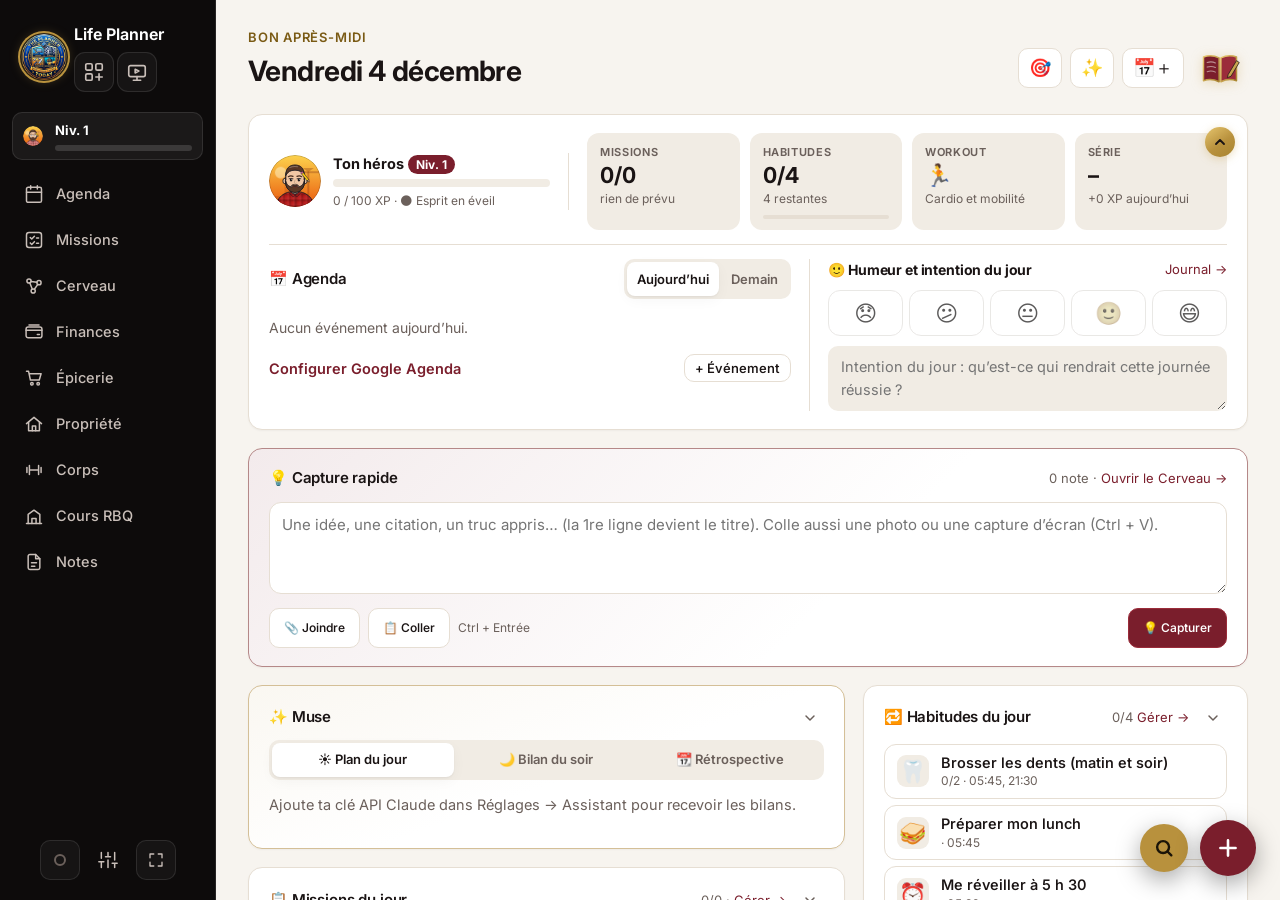
<file: index.html>
<!doctype html>
<html lang="fr">
<head>
  <meta charset="utf-8">
  <meta name="viewport" content="width=device-width, initial-scale=1, viewport-fit=cover">
  <title>Life Planner</title>
  <meta name="theme-color" content="#0a0909">
  <link rel="preconnect" href="https://fonts.googleapis.com">
  <link rel="preconnect" href="https://fonts.gstatic.com" crossorigin>
  <link rel="stylesheet" href="https://fonts.googleapis.com/css2?family=Inter:wght@400;500;600;700&display=swap">
  <link rel="manifest" href="manifest.webmanifest">
  <link rel="icon" href="icons/logo.png" type="image/png">
  <link rel="stylesheet" href="css/styles.css">
</head>
<body>
  <div class="titlebar" id="titlebar"><button type="button" class="tb-launch" id="tb-launch" aria-label="Lanceur" title="Lanceur" aria-haspopup="true" aria-expanded="false"><img src="icons/logo.png" alt="" width="24" height="24"></button><span class="tb-title">Life Planner</span></div>
  <div class="app">
    <nav class="rail" id="rail" aria-label="Navigation principale">
      <div class="brand">
        <a href="#/today" class="brand-logo" id="brand-logo" title="Aujourd'hui" aria-label="Aujourd'hui"><img class="logo-img round" src="icons/logo.png" alt="" width="32" height="32"></a>
        <div class="brand-main">
          <span>Life Planner</span>
          <div class="brand-tools">
            <button type="button" class="brand-ico" id="brand-launch" aria-label="Lanceur" title="Lanceur" aria-haspopup="true" aria-expanded="false">
              <svg viewBox="0 0 24 24"><rect x="3" y="3" width="7" height="7" rx="1.5"/><rect x="14" y="3" width="7" height="7" rx="1.5"/><rect x="3" y="14" width="7" height="7" rx="1.5"/><path d="M14 17.5h7M17.5 14v7"/></svg>
            </button>
            <button type="button" class="brand-ico" id="brand-video" aria-label="Espace vidéo" title="Espace vidéo : un coin réservé pour une vidéo">
              <svg viewBox="0 0 24 24"><rect x="3" y="5" width="18" height="12" rx="2"/><path d="M8 21h8M12 17v4M10 9l4 2-4 2z"/></svg>
            </button>
          </div>
        </div>
      </div>
      <a href="#/hero" data-route="hero" class="hero-mini" id="hero-mini" aria-label="Ton héros"></a>
      <a href="#/today" data-route="today">
        <svg viewBox="0 0 24 24"><circle cx="12" cy="12" r="4"/><path d="M12 2v2M12 20v2M4.9 4.9l1.4 1.4M17.7 17.7l1.4 1.4M2 12h2M20 12h2M4.9 19.1l1.4-1.4M17.7 6.3l1.4-1.4"/></svg>
        <span>Aujourd'hui</span>
      </a>
      <a href="#/missions" data-route="missions">
        <svg viewBox="0 0 24 24"><rect x="3" y="3" width="18" height="18" rx="3"/><path d="M7.5 9l1.8 1.8L12.5 7.5M7.5 15.5l1.8 1.8 3.2-3.3M15 9.5h2.5M15 16h2.5"/></svg>
        <span>Missions</span>
      </a>
      <a href="#/brain" data-route="brain">
        <svg viewBox="0 0 24 24"><circle cx="6" cy="6" r="2.5"/><circle cx="18" cy="8" r="2.5"/><circle cx="11" cy="18" r="2.5"/><path d="M8.4 6.5l7.2 1M7 8.3l2.9 7.4M16.6 10.1l-4.2 5.8"/></svg>
        <span>Cerveau</span>
      </a>
      <a href="#/day" data-route="week">
        <svg viewBox="0 0 24 24"><rect x="3" y="4" width="18" height="18" rx="2"/><path d="M16 2v4M8 2v4M3 10h18"/></svg>
        <span>Agenda</span>
      </a>
      <a href="#/finance" data-route="finance">
        <svg viewBox="0 0 24 24"><rect x="2.5" y="6" width="19" height="13" rx="2.5"/><path d="M2.5 10h19"/><path d="M16 15h2.5"/><path d="M6 3.5h12"/></svg>
        <span>Finances</span>
      </a>
      <a href="#/epicerie" data-route="epicerie">
        <svg viewBox="0 0 24 24"><path d="M3 4h2.5l2.2 10.5h10.6L20.5 7H6.6"/><circle cx="9.5" cy="19" r="1.5"/><circle cx="17" cy="19" r="1.5"/></svg>
        <span>Épicerie</span>
      </a>
      <a href="#/propriete" data-route="propriete">
        <svg viewBox="0 0 24 24"><path d="M3 11.5 12 4l9 7.5"/><path d="M5.5 9.5V20h13V9.5"/><path d="M10 20v-5.5h4V20"/></svg>
        <span>Propriété</span>
      </a>
      <a href="#/workout" data-route="workout">
        <svg viewBox="0 0 24 24"><path d="M6.5 6.5v11M17.5 6.5v11M3.5 9v6M20.5 9v6M6.5 12h11"/></svg>
        <span>Corps</span>
      </a>
      <a href="#/rbq" data-route="rbq">
        <svg viewBox="0 0 24 24"><path d="M3 21h18"/><path d="M5 21V10l7-5 7 5v11"/><path d="M9.5 21v-6h5v6"/></svg>
        <span>Cours RBQ</span>
      </a>
      <a href="#/notes" data-route="notes">
        <svg viewBox="0 0 24 24"><path d="M14 3H7a2 2 0 0 0-2 2v14a2 2 0 0 0 2 2h10a2 2 0 0 0 2-2V8z"/><path d="M14 3v5h5M9 13h6M9 17h4"/></svg>
        <span>Notes</span>
      </a>
      <button type="button" class="rail-more" id="rail-more" aria-label="Plus d’onglets">
        <svg viewBox="0 0 24 24"><circle cx="5" cy="12" r="1.6"/><circle cx="12" cy="12" r="1.6"/><circle cx="19" cy="12" r="1.6"/></svg>
        <span>Plus</span>
      </button>
      <div class="mini-player" id="mini-player" hidden></div>
      <div class="rail-foot">
        <button type="button" class="rail-fs sync-dot" id="sync-dot" aria-label="État de la synchro" title="Synchro"><i></i></button>
        <a href="#/settings" data-route="settings" title="Réglages" aria-label="Réglages">
          <svg viewBox="0 0 24 24"><path d="M4 21v-7M4 10V3M12 21v-9M12 8V3M20 21v-5M20 12V3M1 14h6M9 8h6M17 16h6"/></svg>
          <span>Réglages</span>
        </a>
        <button type="button" class="rail-fs" id="brand-fs" aria-label="Plein écran" title="Plein écran (F11)" hidden>
          <svg viewBox="0 0 24 24"><path d="M4 9V4h5M20 9V4h-5M4 15v5h5M20 15v5h-5"/></svg>
        </button>
      </div>
    </nav>
    <main id="view" tabindex="-1"></main>
  </div>
  <button type="button" id="to-top" hidden aria-label="Remonter en haut de la page" title="Remonter en haut"><svg viewBox="0 0 24 24"><path d="M12 19V5M5 12l7-7 7 7"/></svg></button>
  <div id="fab-dock"><div id="lw-dock" hidden></div><button type="button" id="gs-fab" aria-label="Rechercher" title="Rechercher (Ctrl + K)"><svg viewBox="0 0 24 24"><circle cx="11" cy="11" r="6.5"/><path d="m20 20-4.2-4.2"/></svg></button><button type="button" id="qa-fab" aria-label="Ajout rapide" title="Ajout rapide"><svg viewBox="0 0 24 24"><path d="M12 5v14M5 12h14"/></svg></button></div>
  <div id="modal-root"></div>
  <div id="toast" role="status" aria-live="polite"></div>
  <div id="xp-pops" aria-live="polite"></div>
  <script type="module" src="js/app.js"></script>
</body>
</html>
</file>
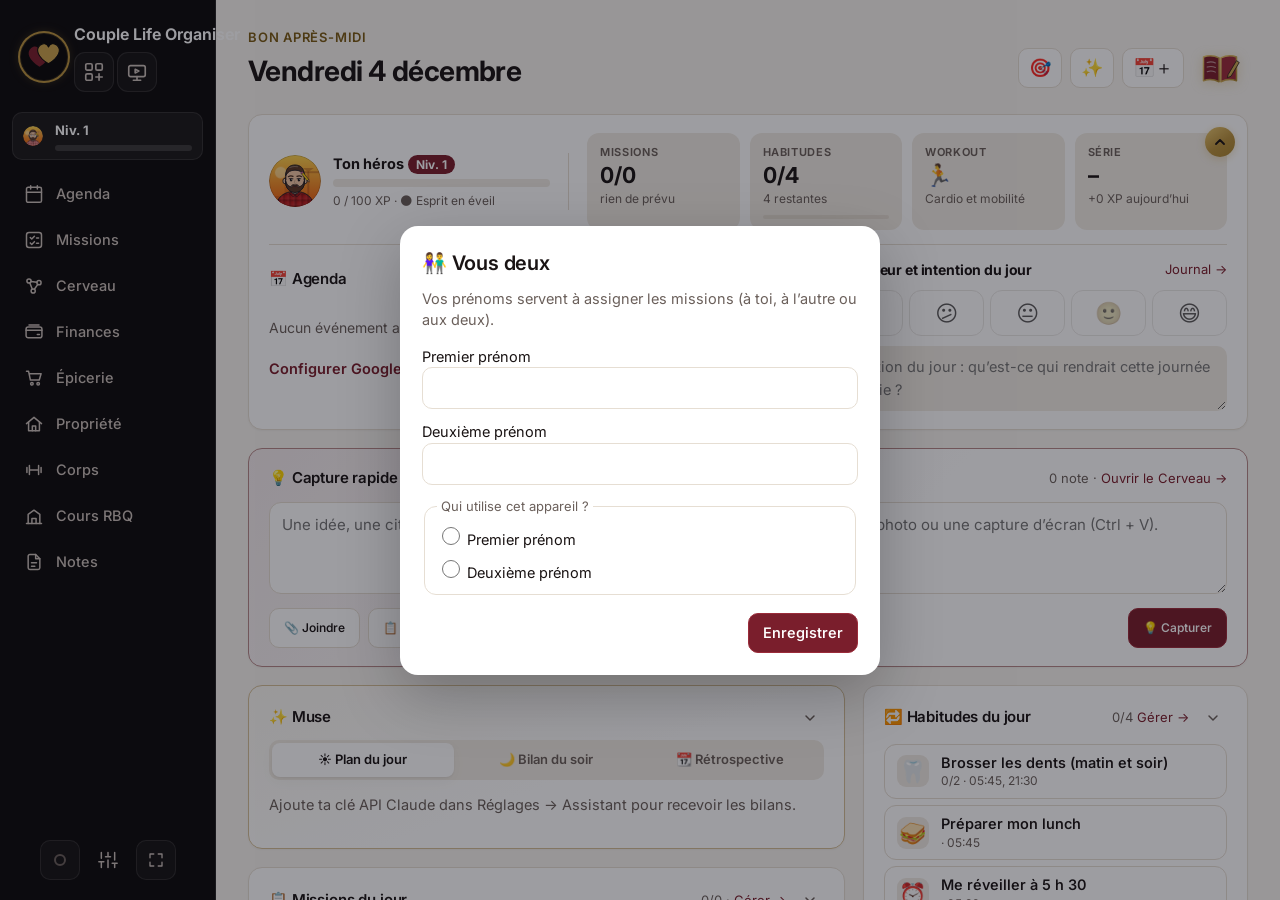
<file: couple/index.html>
<!doctype html>
<html lang="fr">
<head>
  <meta charset="utf-8">
  <meta name="viewport" content="width=device-width, initial-scale=1, viewport-fit=cover">
  <title>Couple Life Organiser</title>
  <meta name="theme-color" content="#0a0909">
  <link rel="preconnect" href="https://fonts.googleapis.com">
  <link rel="preconnect" href="https://fonts.gstatic.com" crossorigin>
  <link rel="stylesheet" href="https://fonts.googleapis.com/css2?family=Inter:wght@400;500;600;700&display=swap">
  <!-- Fichier généré par tools\make-couple.ps1 à partir de app\index.html : ne pas modifier ici. -->
  <script>
    // Couple Life Organiser : même code que Life Planner, avec sa propre base, ses propres fichiers de
    // synchro (cp-…) et ses propres réglages locaux, pour ne jamais se mêler à Life Planner (même site).
    window.LP_APP = { id: 'couplelife', name: 'Couple Life Organiser', db: 'couplelife', filePrefix: 'cp-', couple: true };
    (() => {
      const P = Storage.prototype, get = P.getItem, set = P.setItem, del = P.removeItem;
      const key = (k) => (typeof k === 'string' && k.startsWith('lp') ? 'couple:' + k : k);
      P.getItem = function (k) { return get.call(this, key(k)); };
      P.setItem = function (k, v) { return set.call(this, key(k), v); };
      P.removeItem = function (k) { return del.call(this, key(k)); };
    })();
  </script>
  <link rel="manifest" href="manifest.webmanifest">
  <link rel="icon" href="icons/icon.svg" type="image/svg+xml">
  <link rel="stylesheet" href="../css/styles.css">
</head>
<body>
  <div class="titlebar" id="titlebar"><button type="button" class="tb-launch" id="tb-launch" aria-label="Lanceur" title="Lanceur" aria-haspopup="true" aria-expanded="false"><img src="icons/icon.svg" alt="" width="24" height="24"></button><span class="tb-title">Life Planner</span></div>
  <div class="app">
    <nav class="rail" id="rail" aria-label="Navigation principale">
      <div class="brand">
        <a href="#/today" class="brand-logo" id="brand-logo" title="Aujourd'hui" aria-label="Aujourd'hui"><img src="icons/icon.svg" alt="" width="32" height="32"></a>
        <div class="brand-main">
          <span>Life Planner</span>
          <div class="brand-tools">
            <button type="button" class="brand-ico" id="brand-launch" aria-label="Lanceur" title="Lanceur" aria-haspopup="true" aria-expanded="false">
              <svg viewBox="0 0 24 24"><rect x="3" y="3" width="7" height="7" rx="1.5"/><rect x="14" y="3" width="7" height="7" rx="1.5"/><rect x="3" y="14" width="7" height="7" rx="1.5"/><path d="M14 17.5h7M17.5 14v7"/></svg>
            </button>
            <button type="button" class="brand-ico" id="brand-video" aria-label="Espace vidéo" title="Espace vidéo : un coin réservé pour une vidéo">
              <svg viewBox="0 0 24 24"><rect x="3" y="5" width="18" height="12" rx="2"/><path d="M8 21h8M12 17v4M10 9l4 2-4 2z"/></svg>
            </button>
          </div>
        </div>
      </div>
      <a href="#/hero" data-route="hero" class="hero-mini" id="hero-mini" aria-label="Ton héros"></a>
      <a href="#/today" data-route="today">
        <svg viewBox="0 0 24 24"><circle cx="12" cy="12" r="4"/><path d="M12 2v2M12 20v2M4.9 4.9l1.4 1.4M17.7 17.7l1.4 1.4M2 12h2M20 12h2M4.9 19.1l1.4-1.4M17.7 6.3l1.4-1.4"/></svg>
        <span>Aujourd'hui</span>
      </a>
      <a href="#/missions" data-route="missions">
        <svg viewBox="0 0 24 24"><rect x="3" y="3" width="18" height="18" rx="3"/><path d="M7.5 9l1.8 1.8L12.5 7.5M7.5 15.5l1.8 1.8 3.2-3.3M15 9.5h2.5M15 16h2.5"/></svg>
        <span>Missions</span>
      </a>
      <a href="#/brain" data-route="brain">
        <svg viewBox="0 0 24 24"><circle cx="6" cy="6" r="2.5"/><circle cx="18" cy="8" r="2.5"/><circle cx="11" cy="18" r="2.5"/><path d="M8.4 6.5l7.2 1M7 8.3l2.9 7.4M16.6 10.1l-4.2 5.8"/></svg>
        <span>Cerveau</span>
      </a>
      <a href="#/day" data-route="week">
        <svg viewBox="0 0 24 24"><rect x="3" y="4" width="18" height="18" rx="2"/><path d="M16 2v4M8 2v4M3 10h18"/></svg>
        <span>Agenda</span>
      </a>
      <a href="#/finance" data-route="finance">
        <svg viewBox="0 0 24 24"><rect x="2.5" y="6" width="19" height="13" rx="2.5"/><path d="M2.5 10h19"/><path d="M16 15h2.5"/><path d="M6 3.5h12"/></svg>
        <span>Finances</span>
      </a>
      <a href="#/epicerie" data-route="epicerie">
        <svg viewBox="0 0 24 24"><path d="M3 4h2.5l2.2 10.5h10.6L20.5 7H6.6"/><circle cx="9.5" cy="19" r="1.5"/><circle cx="17" cy="19" r="1.5"/></svg>
        <span>Épicerie</span>
      </a>
      <a href="#/propriete" data-route="propriete">
        <svg viewBox="0 0 24 24"><path d="M3 11.5 12 4l9 7.5"/><path d="M5.5 9.5V20h13V9.5"/><path d="M10 20v-5.5h4V20"/></svg>
        <span>Propriété</span>
      </a>
      <a href="#/workout" data-route="workout">
        <svg viewBox="0 0 24 24"><path d="M6.5 6.5v11M17.5 6.5v11M3.5 9v6M20.5 9v6M6.5 12h11"/></svg>
        <span>Corps</span>
      </a>
      <a href="#/rbq" data-route="rbq">
        <svg viewBox="0 0 24 24"><path d="M3 21h18"/><path d="M5 21V10l7-5 7 5v11"/><path d="M9.5 21v-6h5v6"/></svg>
        <span>Cours RBQ</span>
      </a>
      <a href="#/notes" data-route="notes">
        <svg viewBox="0 0 24 24"><path d="M14 3H7a2 2 0 0 0-2 2v14a2 2 0 0 0 2 2h10a2 2 0 0 0 2-2V8z"/><path d="M14 3v5h5M9 13h6M9 17h4"/></svg>
        <span>Notes</span>
      </a>
      <button type="button" class="rail-more" id="rail-more" aria-label="Plus d’onglets">
        <svg viewBox="0 0 24 24"><circle cx="5" cy="12" r="1.6"/><circle cx="12" cy="12" r="1.6"/><circle cx="19" cy="12" r="1.6"/></svg>
        <span>Plus</span>
      </button>
      <div class="mini-player" id="mini-player" hidden></div>
      <div class="rail-foot">
        <button type="button" class="rail-fs sync-dot" id="sync-dot" aria-label="État de la synchro" title="Synchro"><i></i></button>
        <a href="#/settings" data-route="settings" title="Réglages" aria-label="Réglages">
          <svg viewBox="0 0 24 24"><path d="M4 21v-7M4 10V3M12 21v-9M12 8V3M20 21v-5M20 12V3M1 14h6M9 8h6M17 16h6"/></svg>
          <span>Réglages</span>
        </a>
        <button type="button" class="rail-fs" id="brand-fs" aria-label="Plein écran" title="Plein écran (F11)" hidden>
          <svg viewBox="0 0 24 24"><path d="M4 9V4h5M20 9V4h-5M4 15v5h5M20 15v5h-5"/></svg>
        </button>
      </div>
    </nav>
    <main id="view" tabindex="-1"></main>
  </div>
  <button type="button" id="to-top" hidden aria-label="Remonter en haut de la page" title="Remonter en haut"><svg viewBox="0 0 24 24"><path d="M12 19V5M5 12l7-7 7 7"/></svg></button>
  <div id="fab-dock"><div id="lw-dock" hidden></div><button type="button" id="gs-fab" aria-label="Rechercher" title="Rechercher (Ctrl + K)"><svg viewBox="0 0 24 24"><circle cx="11" cy="11" r="6.5"/><path d="m20 20-4.2-4.2"/></svg></button><button type="button" id="qa-fab" aria-label="Ajout rapide" title="Ajout rapide"><svg viewBox="0 0 24 24"><path d="M12 5v14M5 12h14"/></svg></button></div>
  <div id="modal-root"></div>
  <div id="toast" role="status" aria-live="polite"></div>
  <div id="xp-pops" aria-live="polite"></div>
  <script type="module" src="../js/app.js"></script>
</body>
</html>
</file>
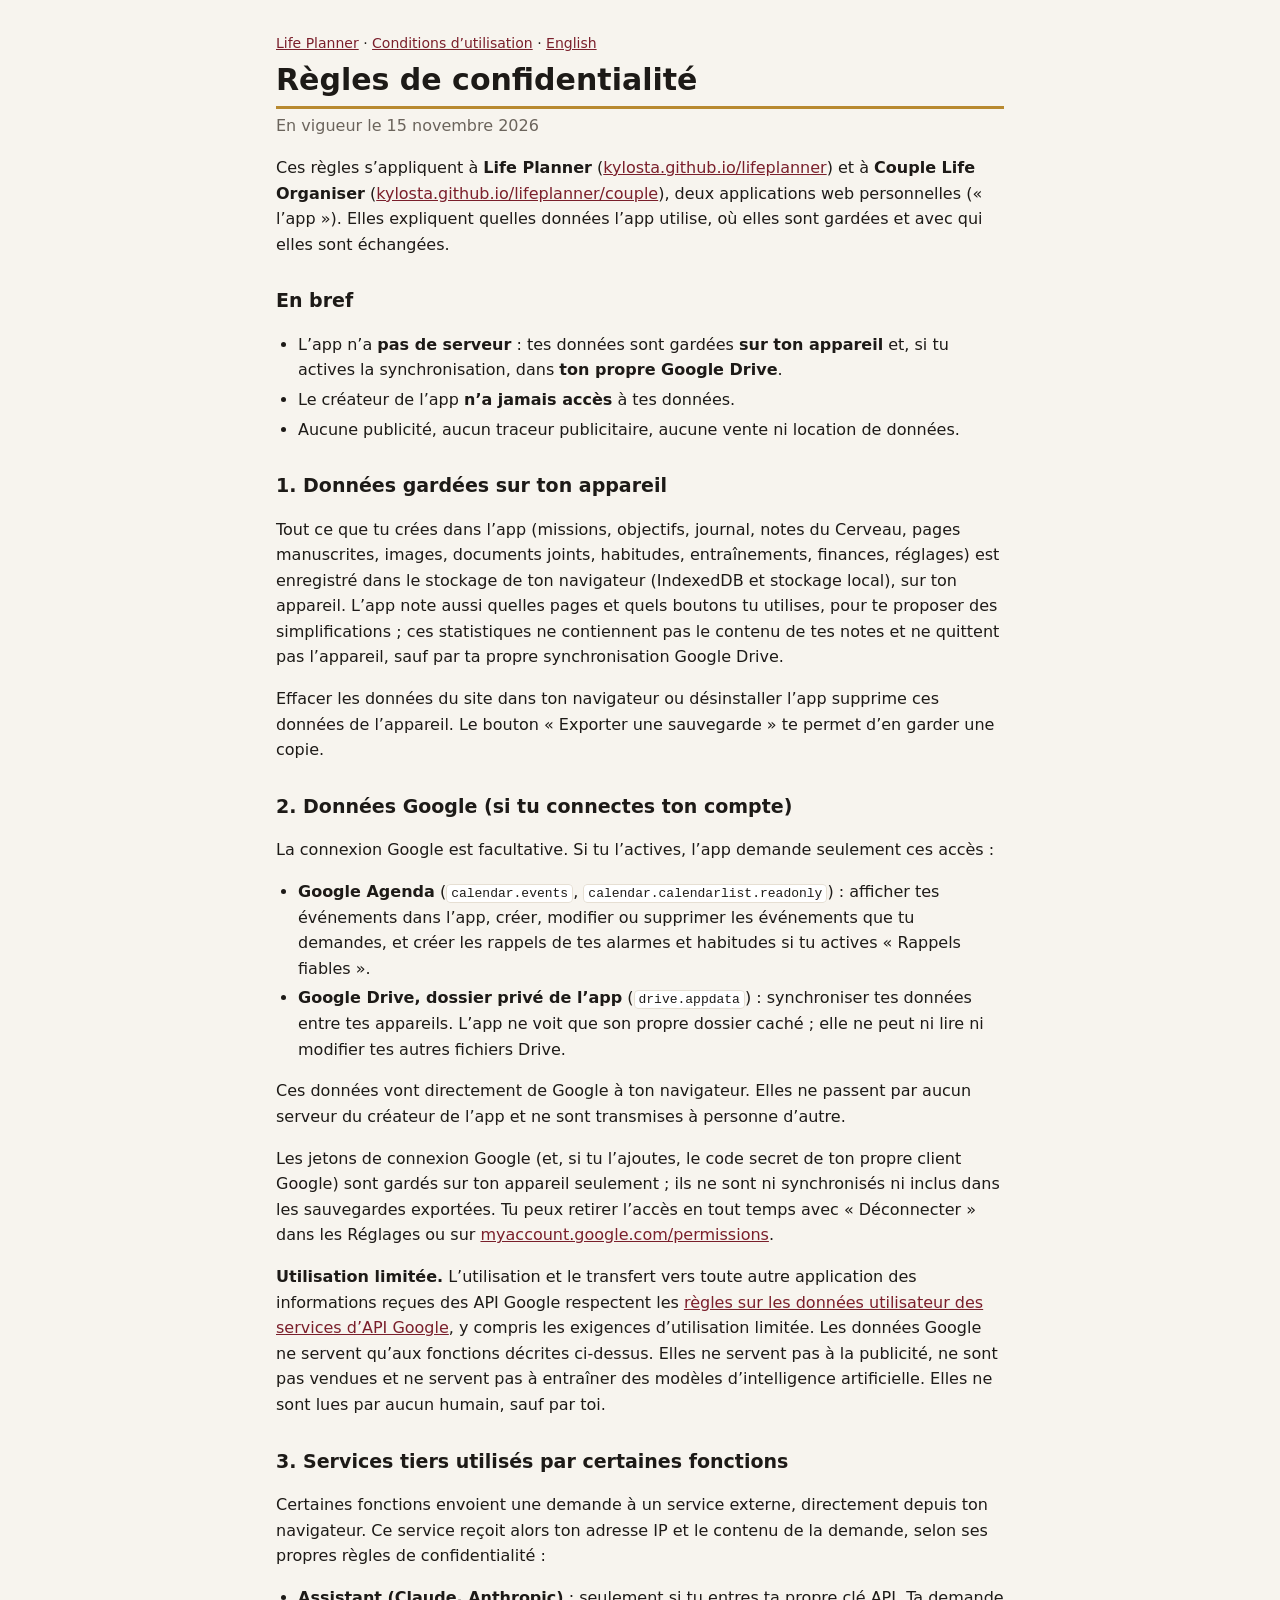
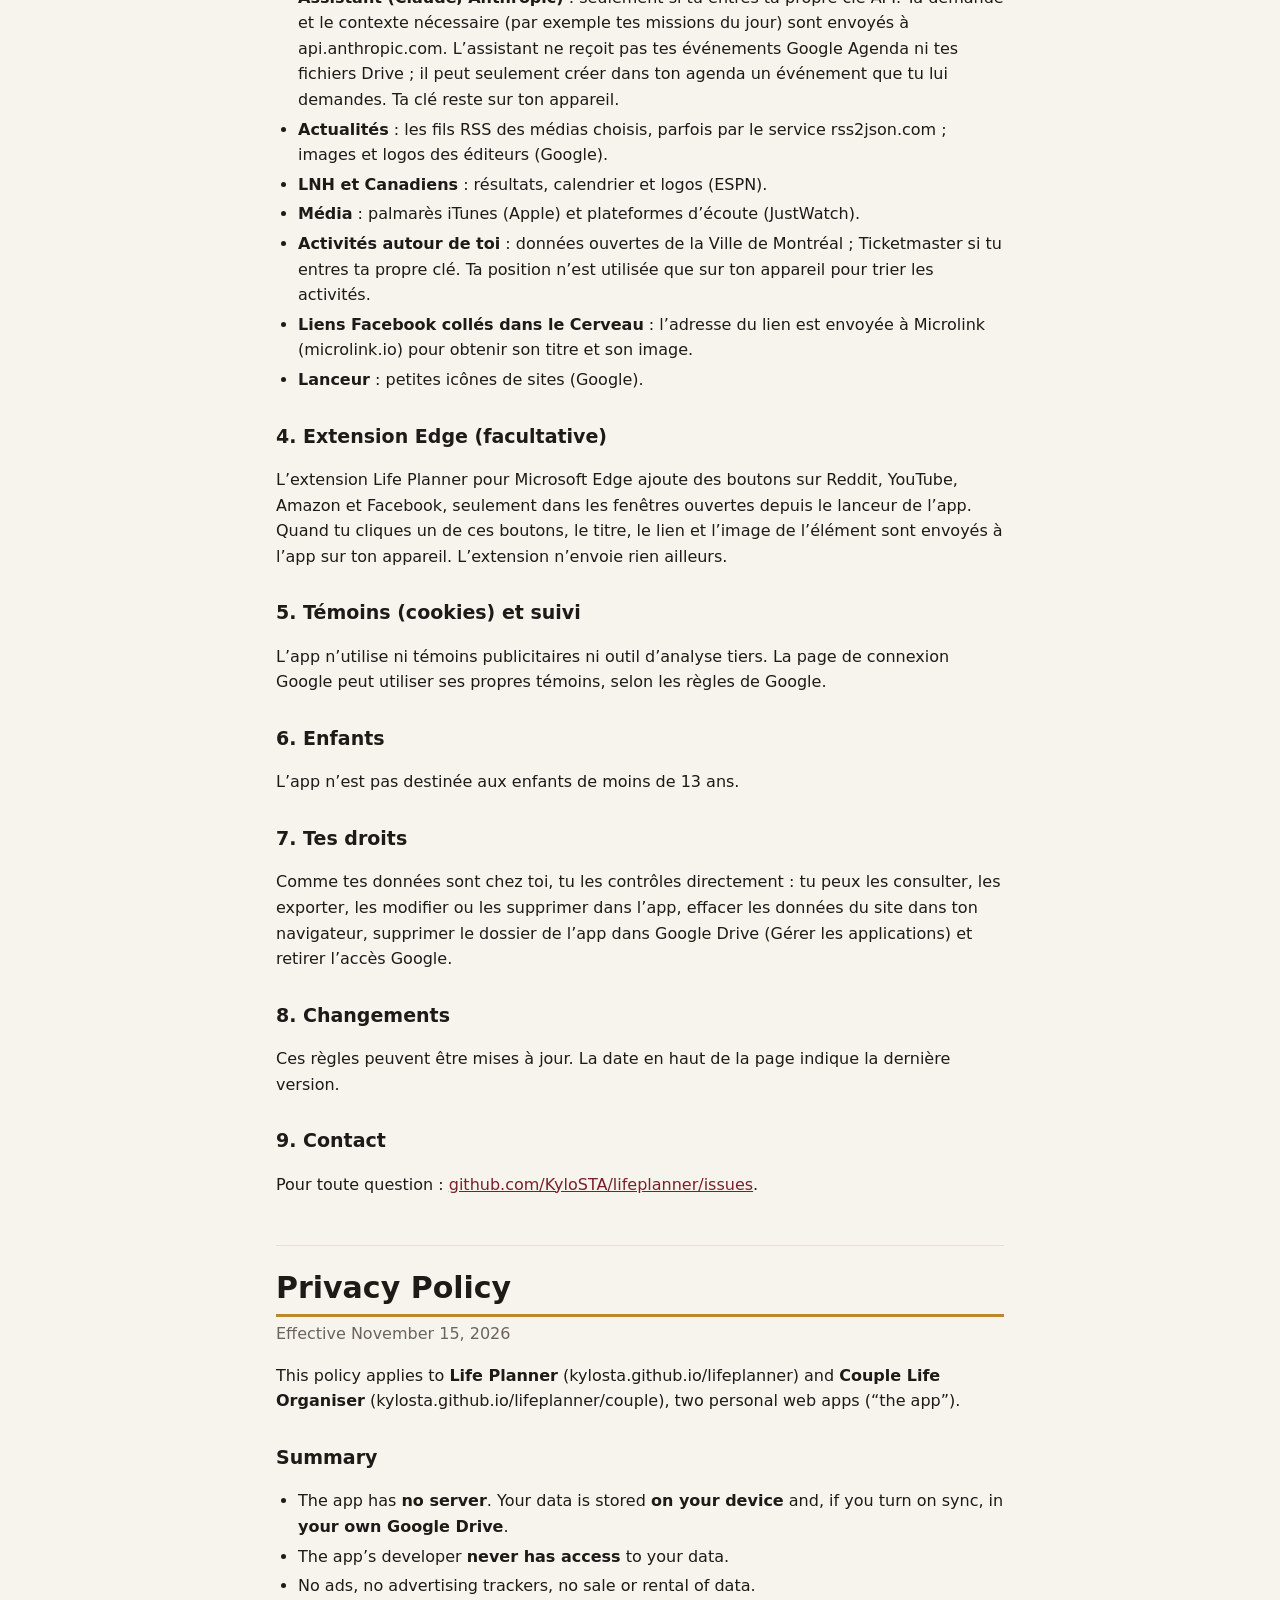
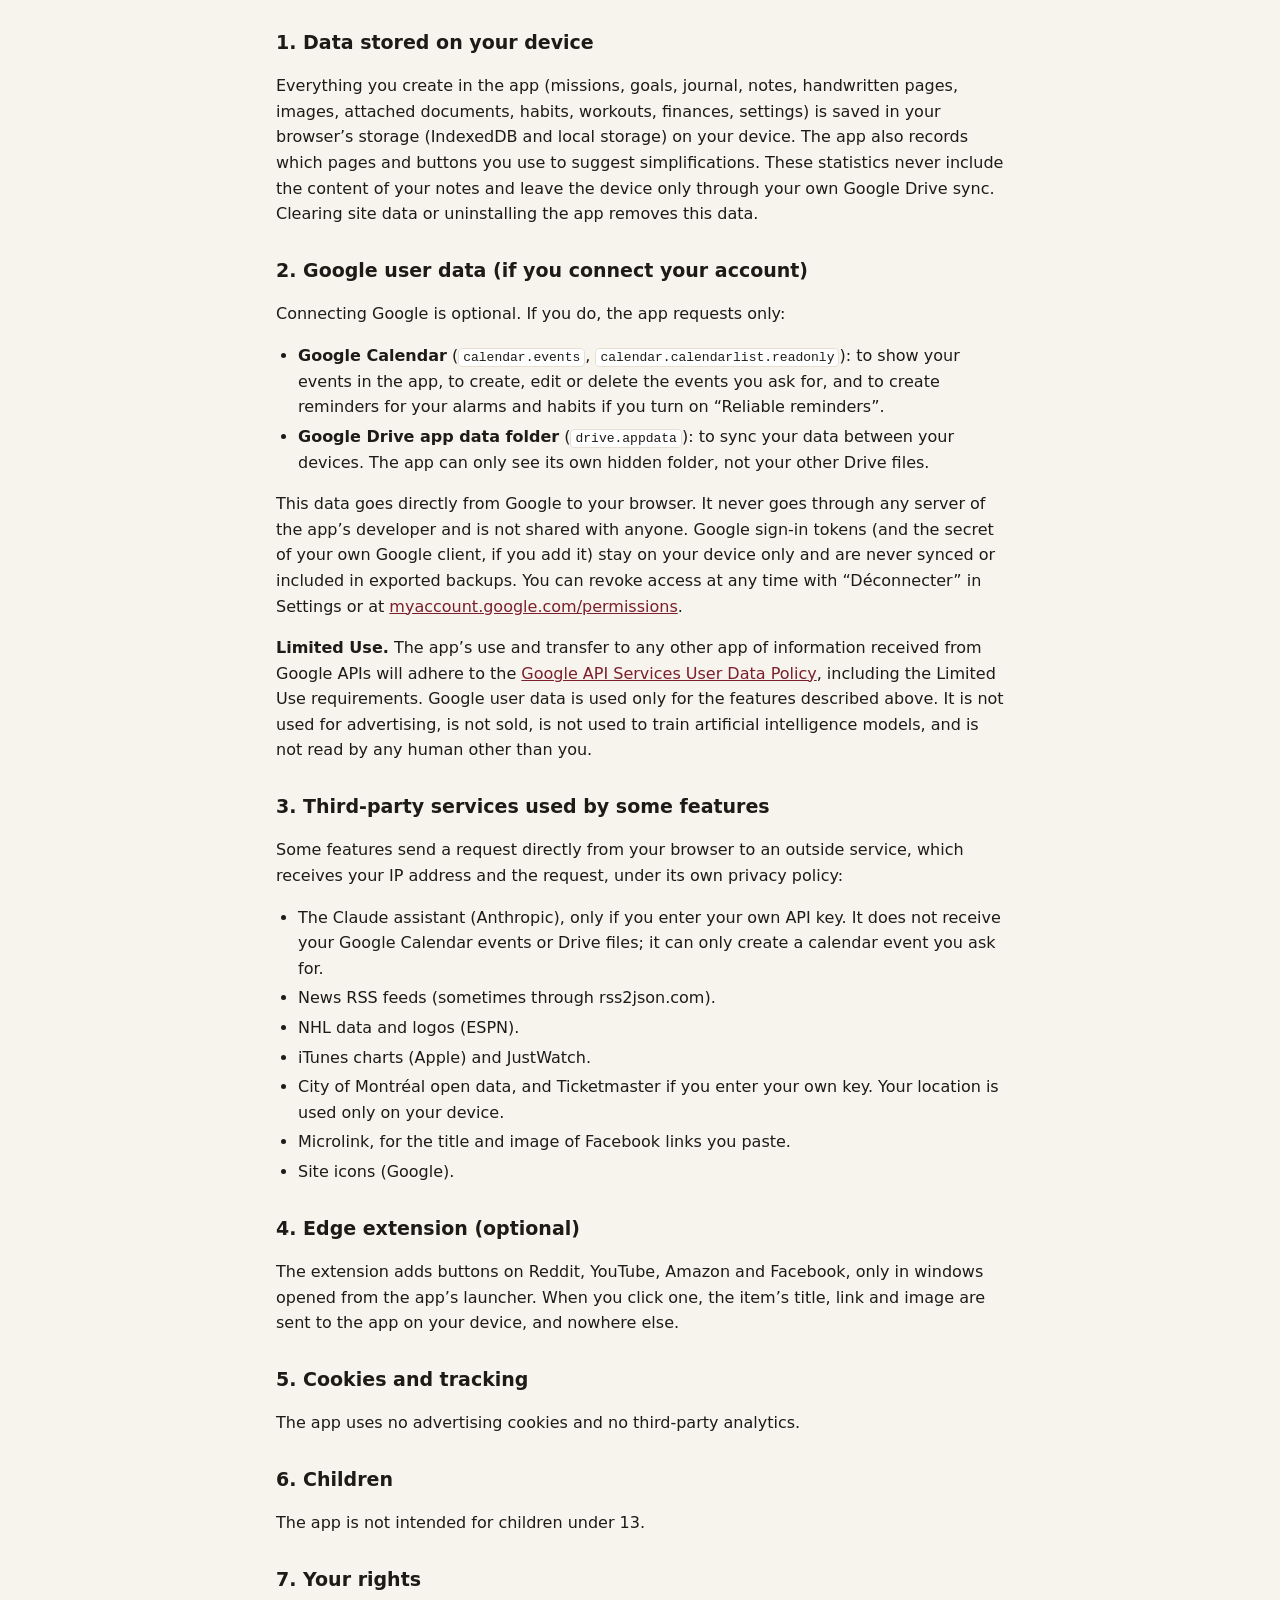
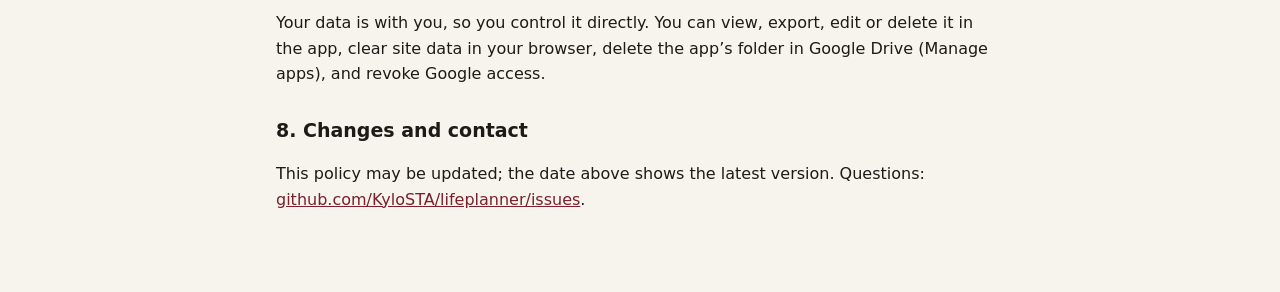
<file: privacy.html>
<!doctype html>
<html lang="fr-CA">
<head>
<meta charset="utf-8">
<meta name="viewport" content="width=device-width, initial-scale=1">
<title>Règles de confidentialité — Life Planner</title>
<meta name="description" content="Règles de confidentialité de Life Planner et de Couple Life Organiser.">
<link rel="icon" href="icons/logo.png" type="image/png">
<link rel="stylesheet" href="legal.css">
</head>
<body>
<main class="legal">
  <p class="eyebrow"><a href="./">Life Planner</a> · <a href="terms.html">Conditions d’utilisation</a> · <a href="#en">English</a></p>
  <h1>Règles de confidentialité</h1>
  <p class="muted">En vigueur le 15 novembre 2026</p>

  <p>Ces règles s’appliquent à <b>Life Planner</b> (<a href="https://kylosta.github.io/lifeplanner/">kylosta.github.io/lifeplanner</a>) et à <b>Couple Life Organiser</b> (<a href="https://kylosta.github.io/lifeplanner/couple/">kylosta.github.io/lifeplanner/couple</a>), deux applications web personnelles (« l’app »). Elles expliquent quelles données l’app utilise, où elles sont gardées et avec qui elles sont échangées.</p>

  <h2>En bref</h2>
  <ul>
    <li>L’app n’a <b>pas de serveur</b> : tes données sont gardées <b>sur ton appareil</b> et, si tu actives la synchronisation, dans <b>ton propre Google Drive</b>.</li>
    <li>Le créateur de l’app <b>n’a jamais accès</b> à tes données.</li>
    <li>Aucune publicité, aucun traceur publicitaire, aucune vente ni location de données.</li>
  </ul>

  <h2>1. Données gardées sur ton appareil</h2>
  <p>Tout ce que tu crées dans l’app (missions, objectifs, journal, notes du Cerveau, pages manuscrites, images, documents joints, habitudes, entraînements, finances, réglages) est enregistré dans le stockage de ton navigateur (IndexedDB et stockage local), sur ton appareil. L’app note aussi quelles pages et quels boutons tu utilises, pour te proposer des simplifications ; ces statistiques ne contiennent pas le contenu de tes notes et ne quittent pas l’appareil, sauf par ta propre synchronisation Google Drive.</p>
  <p>Effacer les données du site dans ton navigateur ou désinstaller l’app supprime ces données de l’appareil. Le bouton « Exporter une sauvegarde » te permet d’en garder une copie.</p>

  <h2>2. Données Google (si tu connectes ton compte)</h2>
  <p>La connexion Google est facultative. Si tu l’actives, l’app demande seulement ces accès :</p>
  <ul>
    <li><b>Google Agenda</b> (<code>calendar.events</code>, <code>calendar.calendarlist.readonly</code>) : afficher tes événements dans l’app, créer, modifier ou supprimer les événements que tu demandes, et créer les rappels de tes alarmes et habitudes si tu actives « Rappels fiables ».</li>
    <li><b>Google Drive, dossier privé de l’app</b> (<code>drive.appdata</code>) : synchroniser tes données entre tes appareils. L’app ne voit que son propre dossier caché ; elle ne peut ni lire ni modifier tes autres fichiers Drive.</li>
  </ul>
  <p>Ces données vont directement de Google à ton navigateur. Elles ne passent par aucun serveur du créateur de l’app et ne sont transmises à personne d’autre.</p>
  <p>Les jetons de connexion Google (et, si tu l’ajoutes, le code secret de ton propre client Google) sont gardés sur ton appareil seulement ; ils ne sont ni synchronisés ni inclus dans les sauvegardes exportées. Tu peux retirer l’accès en tout temps avec « Déconnecter » dans les Réglages ou sur <a href="https://myaccount.google.com/permissions" target="_blank" rel="noopener">myaccount.google.com/permissions</a>.</p>
  <p><b>Utilisation limitée.</b> L’utilisation et le transfert vers toute autre application des informations reçues des API Google respectent les <a href="https://developers.google.com/terms/api-services-user-data-policy" target="_blank" rel="noopener">règles sur les données utilisateur des services d’API Google</a>, y compris les exigences d’utilisation limitée. Les données Google ne servent qu’aux fonctions décrites ci-dessus. Elles ne servent pas à la publicité, ne sont pas vendues et ne servent pas à entraîner des modèles d’intelligence artificielle. Elles ne sont lues par aucun humain, sauf par toi.</p>

  <h2>3. Services tiers utilisés par certaines fonctions</h2>
  <p>Certaines fonctions envoient une demande à un service externe, directement depuis ton navigateur. Ce service reçoit alors ton adresse IP et le contenu de la demande, selon ses propres règles de confidentialité :</p>
  <ul>
    <li><b>Assistant (Claude, Anthropic)</b> : seulement si tu entres ta propre clé API. Ta demande et le contexte nécessaire (par exemple tes missions du jour) sont envoyés à api.anthropic.com. L’assistant ne reçoit pas tes événements Google Agenda ni tes fichiers Drive ; il peut seulement créer dans ton agenda un événement que tu lui demandes. Ta clé reste sur ton appareil.</li>
    <li><b>Actualités</b> : les fils RSS des médias choisis, parfois par le service rss2json.com ; images et logos des éditeurs (Google).</li>
    <li><b>LNH et Canadiens</b> : résultats, calendrier et logos (ESPN).</li>
    <li><b>Média</b> : palmarès iTunes (Apple) et plateformes d’écoute (JustWatch).</li>
    <li><b>Activités autour de toi</b> : données ouvertes de la Ville de Montréal ; Ticketmaster si tu entres ta propre clé. Ta position n’est utilisée que sur ton appareil pour trier les activités.</li>
    <li><b>Liens Facebook collés dans le Cerveau</b> : l’adresse du lien est envoyée à Microlink (microlink.io) pour obtenir son titre et son image.</li>
    <li><b>Lanceur</b> : petites icônes de sites (Google).</li>
  </ul>

  <h2>4. Extension Edge (facultative)</h2>
  <p>L’extension Life Planner pour Microsoft Edge ajoute des boutons sur Reddit, YouTube, Amazon et Facebook, seulement dans les fenêtres ouvertes depuis le lanceur de l’app. Quand tu cliques un de ces boutons, le titre, le lien et l’image de l’élément sont envoyés à l’app sur ton appareil. L’extension n’envoie rien ailleurs.</p>

  <h2>5. Témoins (cookies) et suivi</h2>
  <p>L’app n’utilise ni témoins publicitaires ni outil d’analyse tiers. La page de connexion Google peut utiliser ses propres témoins, selon les règles de Google.</p>

  <h2>6. Enfants</h2>
  <p>L’app n’est pas destinée aux enfants de moins de 13 ans.</p>

  <h2>7. Tes droits</h2>
  <p>Comme tes données sont chez toi, tu les contrôles directement : tu peux les consulter, les exporter, les modifier ou les supprimer dans l’app, effacer les données du site dans ton navigateur, supprimer le dossier de l’app dans Google Drive (Gérer les applications) et retirer l’accès Google.</p>

  <h2>8. Changements</h2>
  <p>Ces règles peuvent être mises à jour. La date en haut de la page indique la dernière version.</p>

  <h2>9. Contact</h2>
  <p>Pour toute question : <a href="https://github.com/KyloSTA/lifeplanner/issues" target="_blank" rel="noopener">github.com/KyloSTA/lifeplanner/issues</a>.</p>

  <hr>

  <section id="en" lang="en">
    <h1>Privacy Policy</h1>
    <p class="muted">Effective November 15, 2026</p>
    <p>This policy applies to <b>Life Planner</b> (kylosta.github.io/lifeplanner) and <b>Couple Life Organiser</b> (kylosta.github.io/lifeplanner/couple), two personal web apps (“the app”).</p>
    <h2>Summary</h2>
    <ul>
      <li>The app has <b>no server</b>. Your data is stored <b>on your device</b> and, if you turn on sync, in <b>your own Google Drive</b>.</li>
      <li>The app’s developer <b>never has access</b> to your data.</li>
      <li>No ads, no advertising trackers, no sale or rental of data.</li>
    </ul>
    <h2>1. Data stored on your device</h2>
    <p>Everything you create in the app (missions, goals, journal, notes, handwritten pages, images, attached documents, habits, workouts, finances, settings) is saved in your browser’s storage (IndexedDB and local storage) on your device. The app also records which pages and buttons you use to suggest simplifications. These statistics never include the content of your notes and leave the device only through your own Google Drive sync. Clearing site data or uninstalling the app removes this data.</p>
    <h2>2. Google user data (if you connect your account)</h2>
    <p>Connecting Google is optional. If you do, the app requests only:</p>
    <ul>
      <li><b>Google Calendar</b> (<code>calendar.events</code>, <code>calendar.calendarlist.readonly</code>): to show your events in the app, to create, edit or delete the events you ask for, and to create reminders for your alarms and habits if you turn on “Reliable reminders”.</li>
      <li><b>Google Drive app data folder</b> (<code>drive.appdata</code>): to sync your data between your devices. The app can only see its own hidden folder, not your other Drive files.</li>
    </ul>
    <p>This data goes directly from Google to your browser. It never goes through any server of the app’s developer and is not shared with anyone. Google sign-in tokens (and the secret of your own Google client, if you add it) stay on your device only and are never synced or included in exported backups. You can revoke access at any time with “Déconnecter” in Settings or at <a href="https://myaccount.google.com/permissions" target="_blank" rel="noopener">myaccount.google.com/permissions</a>.</p>
    <p><b>Limited Use.</b> The app’s use and transfer to any other app of information received from Google APIs will adhere to the <a href="https://developers.google.com/terms/api-services-user-data-policy" target="_blank" rel="noopener">Google API Services User Data Policy</a>, including the Limited Use requirements. Google user data is used only for the features described above. It is not used for advertising, is not sold, is not used to train artificial intelligence models, and is not read by any human other than you.</p>
    <h2>3. Third-party services used by some features</h2>
    <p>Some features send a request directly from your browser to an outside service, which receives your IP address and the request, under its own privacy policy:</p>
    <ul>
      <li>The Claude assistant (Anthropic), only if you enter your own API key. It does not receive your Google Calendar events or Drive files; it can only create a calendar event you ask for.</li>
      <li>News RSS feeds (sometimes through rss2json.com).</li>
      <li>NHL data and logos (ESPN).</li>
      <li>iTunes charts (Apple) and JustWatch.</li>
      <li>City of Montréal open data, and Ticketmaster if you enter your own key. Your location is used only on your device.</li>
      <li>Microlink, for the title and image of Facebook links you paste.</li>
      <li>Site icons (Google).</li>
    </ul>
    <h2>4. Edge extension (optional)</h2>
    <p>The extension adds buttons on Reddit, YouTube, Amazon and Facebook, only in windows opened from the app’s launcher. When you click one, the item’s title, link and image are sent to the app on your device, and nowhere else.</p>
    <h2>5. Cookies and tracking</h2>
    <p>The app uses no advertising cookies and no third-party analytics.</p>
    <h2>6. Children</h2>
    <p>The app is not intended for children under 13.</p>
    <h2>7. Your rights</h2>
    <p>Your data is with you, so you control it directly. You can view, export, edit or delete it in the app, clear site data in your browser, delete the app’s folder in Google Drive (Manage apps), and revoke Google access.</p>
    <h2>8. Changes and contact</h2>
    <p>This policy may be updated; the date above shows the latest version. Questions: <a href="https://github.com/KyloSTA/lifeplanner/issues" target="_blank" rel="noopener">github.com/KyloSTA/lifeplanner/issues</a>.</p>
  </section>
</main>
</body>
</html>
</file>
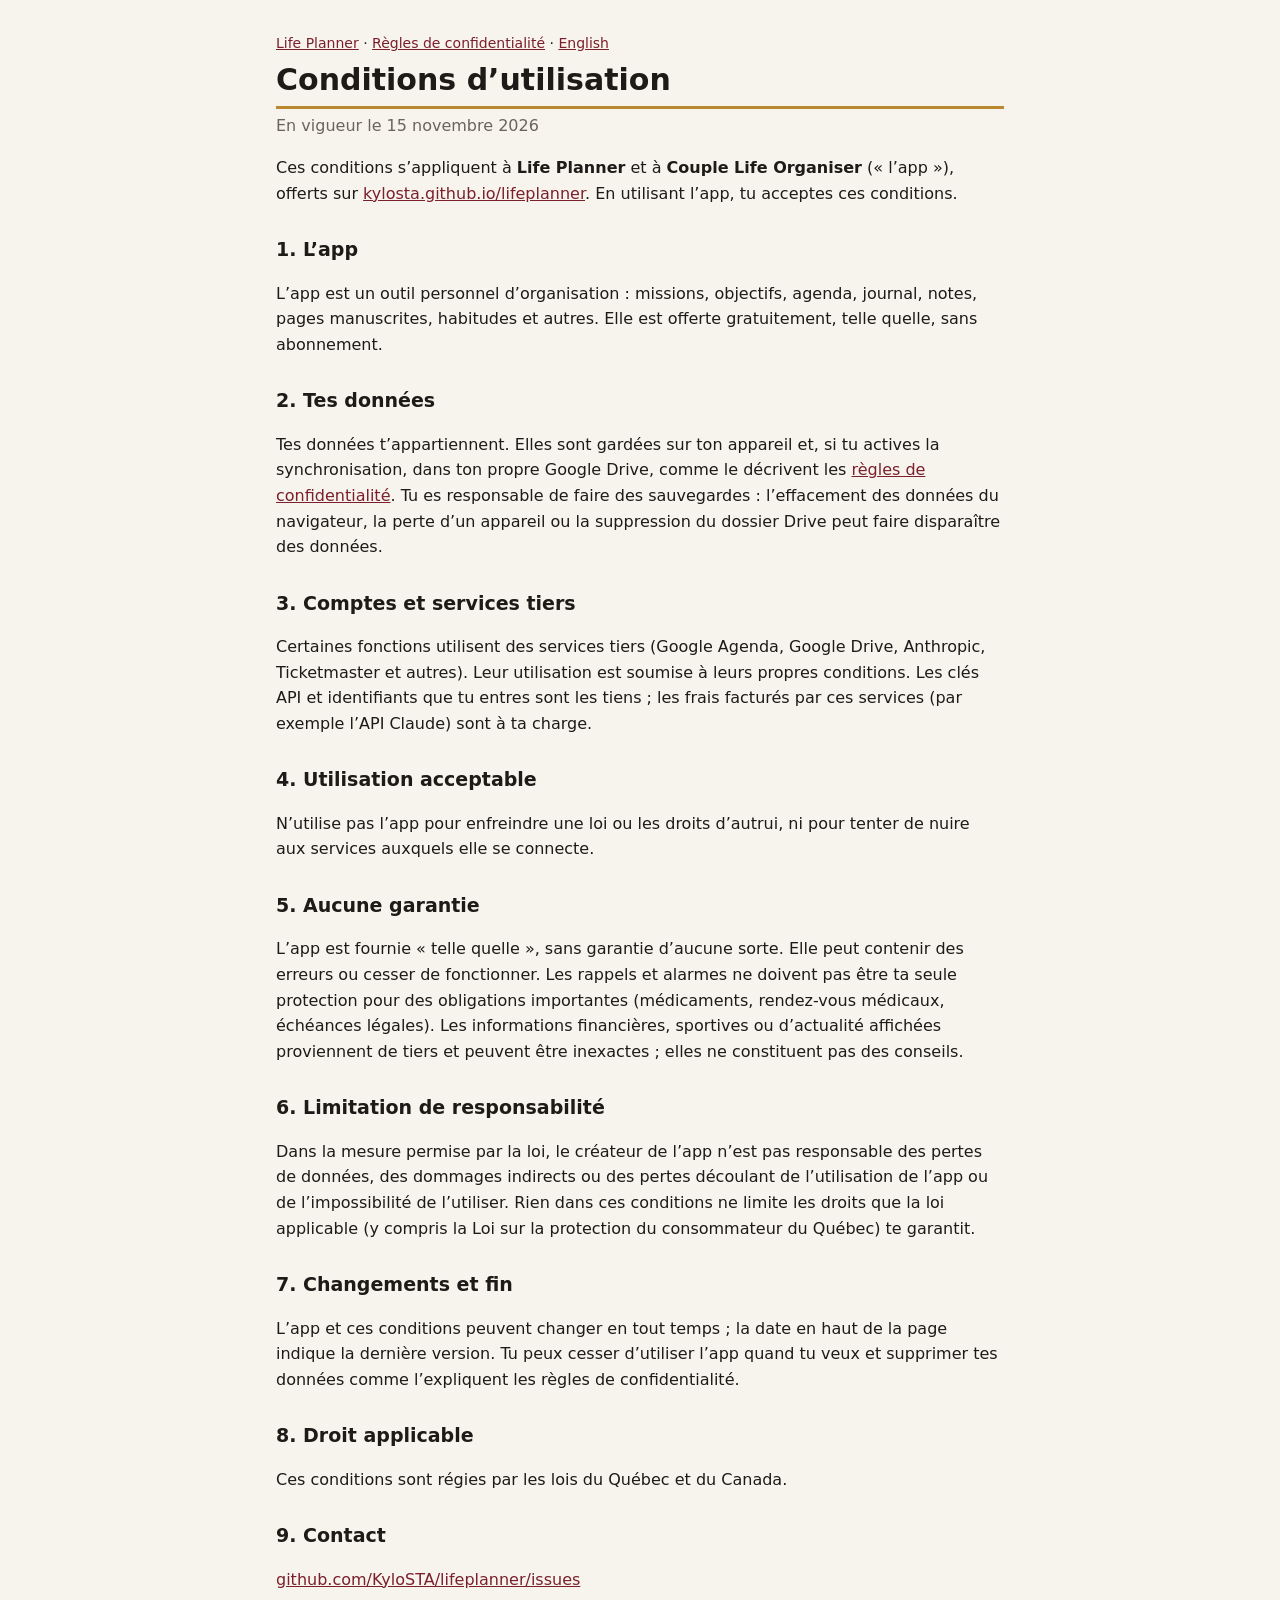
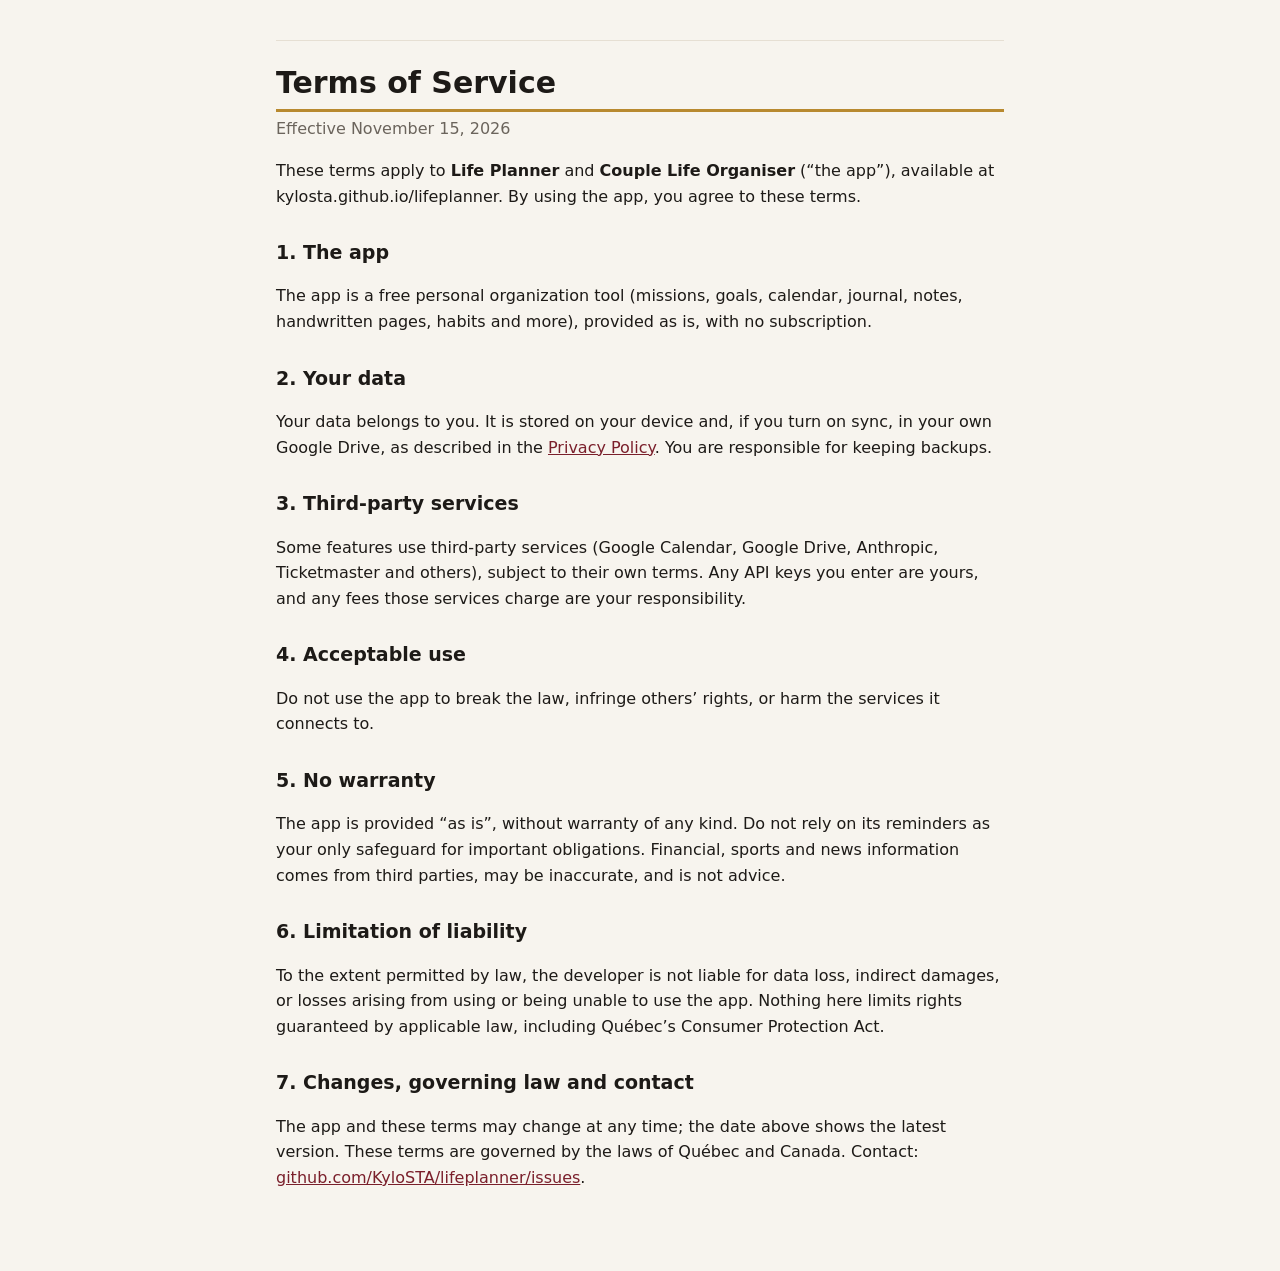
<file: terms.html>
<!doctype html>
<html lang="fr-CA">
<head>
<meta charset="utf-8">
<meta name="viewport" content="width=device-width, initial-scale=1">
<title>Conditions d’utilisation — Life Planner</title>
<meta name="description" content="Conditions d’utilisation de Life Planner et de Couple Life Organiser.">
<link rel="icon" href="icons/logo.png" type="image/png">
<link rel="stylesheet" href="legal.css">
</head>
<body>
<main class="legal">
  <p class="eyebrow"><a href="./">Life Planner</a> · <a href="privacy.html">Règles de confidentialité</a> · <a href="#en">English</a></p>
  <h1>Conditions d’utilisation</h1>
  <p class="muted">En vigueur le 15 novembre 2026</p>

  <p>Ces conditions s’appliquent à <b>Life Planner</b> et à <b>Couple Life Organiser</b> (« l’app »), offerts sur <a href="https://kylosta.github.io/lifeplanner/">kylosta.github.io/lifeplanner</a>. En utilisant l’app, tu acceptes ces conditions.</p>

  <h2>1. L’app</h2>
  <p>L’app est un outil personnel d’organisation : missions, objectifs, agenda, journal, notes, pages manuscrites, habitudes et autres. Elle est offerte gratuitement, telle quelle, sans abonnement.</p>

  <h2>2. Tes données</h2>
  <p>Tes données t’appartiennent. Elles sont gardées sur ton appareil et, si tu actives la synchronisation, dans ton propre Google Drive, comme le décrivent les <a href="privacy.html">règles de confidentialité</a>. Tu es responsable de faire des sauvegardes : l’effacement des données du navigateur, la perte d’un appareil ou la suppression du dossier Drive peut faire disparaître des données.</p>

  <h2>3. Comptes et services tiers</h2>
  <p>Certaines fonctions utilisent des services tiers (Google Agenda, Google Drive, Anthropic, Ticketmaster et autres). Leur utilisation est soumise à leurs propres conditions. Les clés API et identifiants que tu entres sont les tiens ; les frais facturés par ces services (par exemple l’API Claude) sont à ta charge.</p>

  <h2>4. Utilisation acceptable</h2>
  <p>N’utilise pas l’app pour enfreindre une loi ou les droits d’autrui, ni pour tenter de nuire aux services auxquels elle se connecte.</p>

  <h2>5. Aucune garantie</h2>
  <p>L’app est fournie « telle quelle », sans garantie d’aucune sorte. Elle peut contenir des erreurs ou cesser de fonctionner. Les rappels et alarmes ne doivent pas être ta seule protection pour des obligations importantes (médicaments, rendez-vous médicaux, échéances légales). Les informations financières, sportives ou d’actualité affichées proviennent de tiers et peuvent être inexactes ; elles ne constituent pas des conseils.</p>

  <h2>6. Limitation de responsabilité</h2>
  <p>Dans la mesure permise par la loi, le créateur de l’app n’est pas responsable des pertes de données, des dommages indirects ou des pertes découlant de l’utilisation de l’app ou de l’impossibilité de l’utiliser. Rien dans ces conditions ne limite les droits que la loi applicable (y compris la Loi sur la protection du consommateur du Québec) te garantit.</p>

  <h2>7. Changements et fin</h2>
  <p>L’app et ces conditions peuvent changer en tout temps ; la date en haut de la page indique la dernière version. Tu peux cesser d’utiliser l’app quand tu veux et supprimer tes données comme l’expliquent les règles de confidentialité.</p>

  <h2>8. Droit applicable</h2>
  <p>Ces conditions sont régies par les lois du Québec et du Canada.</p>

  <h2>9. Contact</h2>
  <p><a href="https://github.com/KyloSTA/lifeplanner/issues" target="_blank" rel="noopener">github.com/KyloSTA/lifeplanner/issues</a></p>

  <hr>

  <section id="en" lang="en">
    <h1>Terms of Service</h1>
    <p class="muted">Effective November 15, 2026</p>
    <p>These terms apply to <b>Life Planner</b> and <b>Couple Life Organiser</b> (“the app”), available at kylosta.github.io/lifeplanner. By using the app, you agree to these terms.</p>
    <h2>1. The app</h2>
    <p>The app is a free personal organization tool (missions, goals, calendar, journal, notes, handwritten pages, habits and more), provided as is, with no subscription.</p>
    <h2>2. Your data</h2>
    <p>Your data belongs to you. It is stored on your device and, if you turn on sync, in your own Google Drive, as described in the <a href="privacy.html">Privacy Policy</a>. You are responsible for keeping backups.</p>
    <h2>3. Third-party services</h2>
    <p>Some features use third-party services (Google Calendar, Google Drive, Anthropic, Ticketmaster and others), subject to their own terms. Any API keys you enter are yours, and any fees those services charge are your responsibility.</p>
    <h2>4. Acceptable use</h2>
    <p>Do not use the app to break the law, infringe others’ rights, or harm the services it connects to.</p>
    <h2>5. No warranty</h2>
    <p>The app is provided “as is”, without warranty of any kind. Do not rely on its reminders as your only safeguard for important obligations. Financial, sports and news information comes from third parties, may be inaccurate, and is not advice.</p>
    <h2>6. Limitation of liability</h2>
    <p>To the extent permitted by law, the developer is not liable for data loss, indirect damages, or losses arising from using or being unable to use the app. Nothing here limits rights guaranteed by applicable law, including Québec’s Consumer Protection Act.</p>
    <h2>7. Changes, governing law and contact</h2>
    <p>The app and these terms may change at any time; the date above shows the latest version. These terms are governed by the laws of Québec and Canada. Contact: <a href="https://github.com/KyloSTA/lifeplanner/issues" target="_blank" rel="noopener">github.com/KyloSTA/lifeplanner/issues</a>.</p>
  </section>
</main>
</body>
</html>
</file>
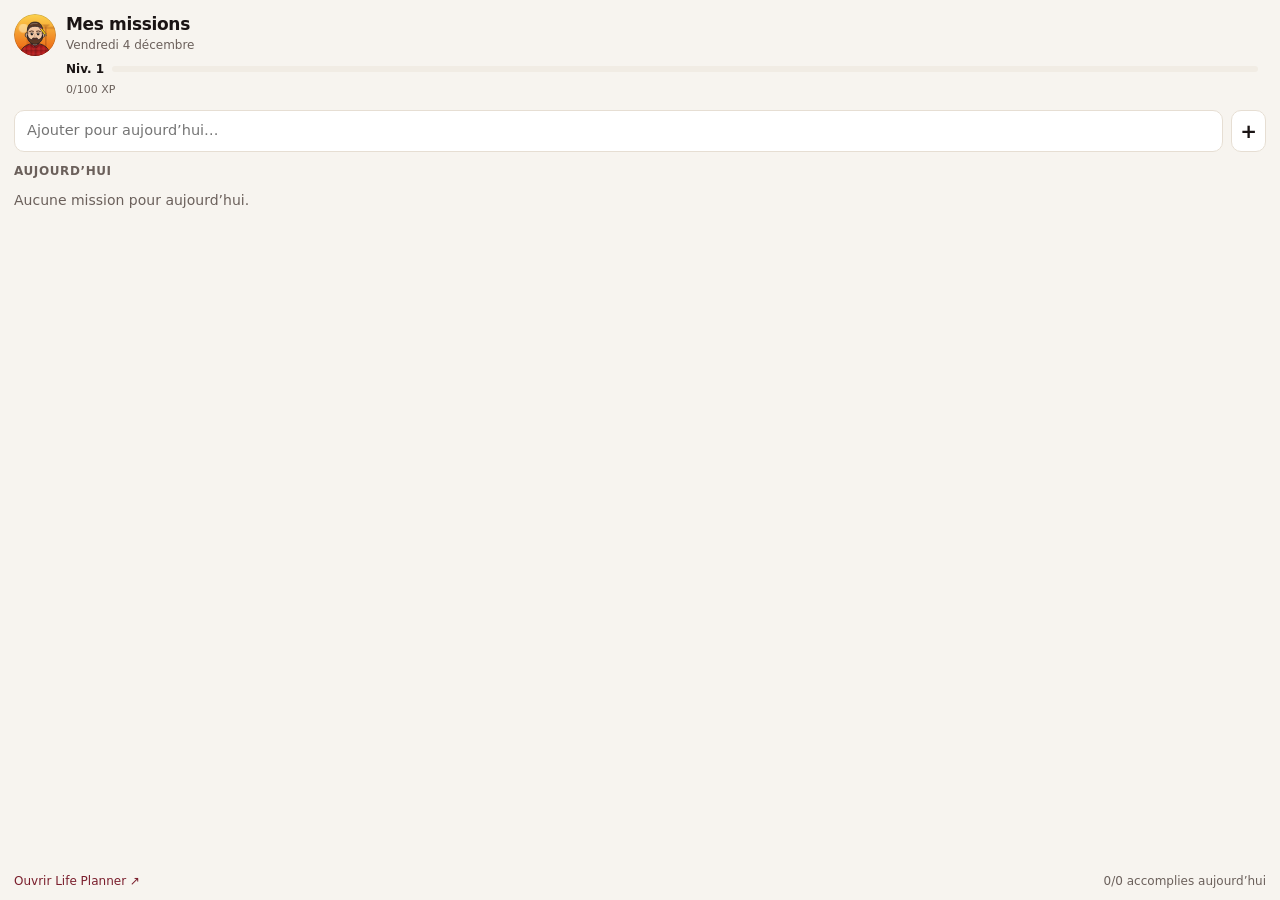
<file: widget.html>
<!doctype html>
<html lang="fr">
<head>
  <meta charset="utf-8">
  <meta name="viewport" content="width=device-width, initial-scale=1">
  <title>Missions</title>
  <meta name="theme-color" content="#4f46e5">
  <link rel="icon" href="icons/logo.png" type="image/png">
  <link rel="stylesheet" href="css/styles.css">
  <style>
    body { overflow: hidden; }
    .w { display: flex; flex-direction: column; height: 100%; padding: 14px 14px 10px; gap: 10px; }
    .w-head { display: flex; align-items: center; gap: 10px; }
    .w-head img { width: 26px; height: 26px; }
    .w-head h1 { font-size: 17px; line-height: 1.2; }
    .w-head small { color: var(--muted); font-size: 12px; }
    .w-head .grow { flex: 1; min-width: 0; }
    .w-head { align-items: flex-start; }
    .w-xp { display: flex; align-items: center; gap: 8px; font-size: 12px; margin-top: 4px; }
    .w-xp .xp-bar { flex: 1; height: 6px; }
    #xptext { font-size: 11px; }
    #xp-pops { right: 12px; bottom: 44px; }
    .w .task-detail { padding-left: 10px; }
    .ring { --p: 0; width: 38px; height: 38px; border-radius: 50%; display: grid; place-items: center; font-size: 11px; font-weight: 650;
      background: conic-gradient(var(--accent) calc(var(--p) * 1%), var(--surface-2) 0); }
    .ring span { width: 30px; height: 30px; border-radius: 50%; background: var(--bg); display: grid; place-items: center; font-variant-numeric: tabular-nums; }
    .w .add-row { margin: 0; }
    .w .add-row input { min-height: 36px; }
    .w .btn.icon { width: 36px; min-height: 36px; }
    .w-list { flex: 1; overflow-y: auto; margin: 0 -6px; padding: 0 6px; }
    .w-list h2 { font-size: 12px; color: var(--muted); text-transform: uppercase; letter-spacing: .05em; margin: 10px 0 4px; }
    .w-list h2:first-child { margin-top: 0; }
    .w .task label { min-height: 32px; }
    .w .task { font-size: 14px; }
    .w-foot { display: flex; justify-content: space-between; align-items: center; font-size: 12px; color: var(--muted); }
    .done-msg { text-align: center; color: var(--muted); padding: 24px 0; font-size: 14px; }
  </style>
</head>
<body>
  <div class="w">
    <header class="w-head">
      <a href="./#/hero" target="_blank" rel="noopener" id="avatar" title="Ton héros"></a>
      <div class="grow">
        <h1>Mes missions</h1><small id="date"></small>
        <div class="w-xp"><b id="lvl"></b><div class="xp-bar"><i id="xpbar"></i></div><span id="streak"></span></div>
        <small id="xptext" class="muted"></small>
      </div>
    </header>
    <form class="add-row" id="add">
      <input name="t" placeholder="Ajouter pour aujourd’hui…" autocomplete="off">
      <button class="btn icon" aria-label="Ajouter">+</button>
    </form>
    <div class="w-list" id="list"></div>
    <footer class="w-foot">
      <a href="./#/today" target="_blank" rel="noopener">Ouvrir Life Planner ↗</a>
      <span id="count"></span>
    </footer>
  </div>
  <div id="xp-pops" aria-live="polite"></div>
  <script type="module" src="js/widget.js"></script>
</body>
</html>
</file>
<file: css/styles.css>
/* Thème noir, or et bordeaux : noir profond, bordeaux (couleur principale) et or (touches de luxe).
   Windows en mode sombre : noir. En mode clair : version ivoire assortie (même menu noir). */
:root {
  --bg: #f7f4ef;
  --surface: #ffffff;
  --surface-2: #f1ece4;
  --border: #e6ded3;
  --text: #1a1414;
  --muted: #6b605b;
  --accent: #7a1e2c;
  --accent-soft: #f6e6e8;
  --accent-text: #ffffff;
  --burgundy: #7a1e2c;
  --burgundy-line: #9b2c3a;
  --gold: #b8913d;
  --gold-soft: #faf3e3;
  --gold-text: #7a5a14;
  --gold-border: #e8d7ae;
  --warn: #7a5a14;
  --warn-soft: #faf3e3;
  --danger: #d92d20;
  --ok: #1f7a4d;
  --rail-bg: #0d0b0b;
  --rail-text: #c9bfb9;
  --rail-dim: #8e837d;
  --rail-hover: rgba(255, 255, 255, .06);
  --rail-active: rgba(122, 30, 44, .5);
  --rail-line: rgba(255, 255, 255, .1);
  --shadow: 0 1px 2px rgba(26, 20, 20, .05), 0 4px 14px rgba(26, 20, 20, .04);
  --radius: 14px;
  --rail-w: 216px;
  color-scheme: light;
}
@media (prefers-color-scheme: dark) {
  :root:not([data-theme="light"]) {
    --bg: #0a0909; --surface: #141112; --surface-2: #1b1617; --border: #2a2123;
    --text: #f2ede6; --muted: #a89e98; --accent: #c9505f; --accent-soft: #2a1a1e; --accent-text: #ffffff;
    --burgundy: #7a1e2c; --burgundy-line: #9b2c3a;
    --gold: #c9a24a; --gold-soft: #1f1810; --gold-text: #e6cc8a; --gold-border: #4a3b1a;
    --warn: #e6cc8a; --warn-soft: #241c10; --danger: #f87171; --ok: #6fbf8e;
    --rail-bg: #050404; --rail-text: #b8ada7; --rail-dim: #7a6e68; --rail-hover: rgba(255,255,255,.05); --rail-active: rgba(122,30,44,.32); --rail-line: #231c1d;
    --shadow: 0 1px 2px rgba(0,0,0,.4), 0 4px 16px rgba(0,0,0,.3);
    color-scheme: dark;
  }
}
:root[data-theme="dark"] {
  --bg: #0a0909; --surface: #141112; --surface-2: #1b1617; --border: #2a2123;
  --text: #f2ede6; --muted: #a89e98; --accent: #c9505f; --accent-soft: #2a1a1e; --accent-text: #ffffff;
  --burgundy: #7a1e2c; --burgundy-line: #9b2c3a;
  --gold: #c9a24a; --gold-soft: #1f1810; --gold-text: #e6cc8a; --gold-border: #4a3b1a;
  --warn: #e6cc8a; --warn-soft: #241c10; --danger: #f87171; --ok: #6fbf8e;
  --rail-bg: #050404; --rail-text: #b8ada7; --rail-dim: #7a6e68; --rail-hover: rgba(255,255,255,.05); --rail-active: rgba(122,30,44,.32); --rail-line: #231c1d;
  --shadow: 0 1px 2px rgba(0,0,0,.4), 0 4px 16px rgba(0,0,0,.3);
  color-scheme: dark;
}

* { box-sizing: border-box; }
html, body { height: 100%; margin: 0; }
body {
  background: var(--bg);
  color: var(--text);
  font: 15px/1.5 "Segoe UI Variable Text", "Segoe UI", system-ui, sans-serif;
  -webkit-font-smoothing: antialiased;
  overflow: hidden;
}
h1, h2, h3 { font-family: "Segoe UI Variable Display", "Segoe UI", system-ui, sans-serif; margin: 0; letter-spacing: -.01em; }
h1 { font-size: 28px; font-weight: 650; }
h2 { font-size: 16px; font-weight: 650; }
a { color: var(--accent); text-decoration: none; }
button, input, select, textarea { font: inherit; color: inherit; }
.muted { color: var(--muted); }
[hidden] { display: none !important; }

/* ---------- Mise en page ---------- */
.app { display: flex; height: 100%; }
.rail {
  width: var(--rail-w); flex: none; display: flex; flex-direction: column; gap: 2px;
  padding: 18px 12px; background: var(--surface); border-right: 1px solid var(--border);
}
.brand { display: flex; align-items: center; gap: 10px; font-weight: 650; font-size: 16px; padding: 4px 10px 18px; }
.rail a {
  display: flex; align-items: center; gap: 12px; padding: 10px 12px; border-radius: 10px;
  color: var(--muted); font-weight: 550; min-height: 44px;
}
.rail a svg { width: 20px; height: 20px; fill: none; stroke: currentColor; stroke-width: 1.8; stroke-linecap: round; stroke-linejoin: round; flex: none; }
.rail a:hover { background: var(--surface-2); color: var(--text); }
.rail a.active { background: var(--accent-soft); color: var(--accent); }
.rail .rail-bottom { margin-top: auto; }
main { flex: 1; min-width: 0; overflow-y: auto; padding: 28px 32px 48px; outline: none; }
body.ink-mode .rail { display: none; }
body.ink-mode main { padding: 0; overflow: hidden; }

@media (max-width: 900px) {
  :root { --rail-w: 68px; }
  .rail span, .brand span { display: none; }
  .rail a { justify-content: center; }
  .brand { justify-content: center; padding: 4px 0 18px; }
}
.rail-more { display: none; }
@media (max-width: 600px) {
  .app { flex-direction: column-reverse; }
  .rail { width: 100%; flex-direction: row; justify-content: space-around; padding: 4px 4px calc(4px + env(safe-area-inset-bottom)); border-right: 0; border-top: 1px solid var(--border); gap: 0; }
  .brand { display: none; }
  .rail .rail-bottom { margin-top: 0; }
  /* Barre du bas : 4 onglets + « Plus » (le reste, Réglages et le héros sont dans « Plus ») */
  .rail a.nav-extra, .rail a[data-route="settings"], .rail .hero-mini { display: none !important; }
  .rail a, .rail-more { flex: 1; flex-direction: column; gap: 2px; padding: 6px 2px !important; min-height: 52px; justify-content: center; align-items: center; border-radius: 12px; }
  .rail a span, .rail-more span { display: block !important; font-size: 10.5px; font-weight: 600; }
  .rail-more { display: flex; border: 0; background: none; color: var(--muted); cursor: pointer; font: inherit; }
  .rail-more svg { width: 20px; height: 20px; fill: currentColor; stroke: none; }
  .rail-more.active { background: var(--accent-soft); color: var(--accent); }
  main { padding: 18px 14px 28px; }
  h1 { font-size: 24px; }
  #focus-timer { right: 10px; bottom: calc(76px + env(safe-area-inset-bottom)); }
  body.has-timer #xp-pops { bottom: 160px; }
  #xp-pops { right: 12px; bottom: 80px; }
  #toast { bottom: 84px; }
}
.more-sheet { display: grid; gap: 6px; }
.more-sheet a { display: flex; align-items: center; gap: 14px; padding: 12px 14px; border-radius: 12px; color: var(--text); background: var(--surface-2); font-weight: 600; min-height: 52px; }
.more-sheet a.active { background: var(--accent-soft); color: var(--accent); }
.more-sheet svg { width: 22px; height: 22px; fill: none; stroke: currentColor; stroke-width: 1.8; stroke-linecap: round; stroke-linejoin: round; flex: none; }
.more-sheet svg.avatar { width: 30px; height: 30px; stroke: none; }

/* ---------- En-têtes ---------- */
.page-head { display: flex; align-items: flex-end; justify-content: space-between; gap: 16px; flex-wrap: wrap; margin-bottom: 22px; }
.eyebrow { margin: 0 0 2px; color: var(--muted); font-size: 13px; font-weight: 600; text-transform: uppercase; letter-spacing: .06em; }
.head-actions { display: flex; align-items: center; gap: 8px; flex-wrap: wrap; }
/* Aujourd'hui : bouton image du journal (écrire à la main) */
.journal-btn { display: inline-flex; flex-direction: column; align-items: center; gap: 1px; padding: 2px 6px; border-radius: 12px; color: var(--gold-text, var(--gold)); text-decoration: none; transition: transform .12s, background .12s; }
.journal-btn svg { width: 44px; height: 44px; display: block; filter: drop-shadow(0 2px 6px rgba(201, 162, 74, .3)); }
.journal-btn span { font-size: 11px; font-weight: 700; letter-spacing: .03em; }
.journal-btn:hover, .journal-btn:focus-visible { transform: translateY(-1px) scale(1.05); background: var(--surface-2); }

/* ---------- Boutons & champs ---------- */
.btn {
  display: inline-flex; align-items: center; justify-content: center; gap: 6px;
  min-height: 40px; padding: 0 14px; border-radius: 10px; border: 1px solid var(--border);
  background: var(--surface); color: var(--text); font-weight: 550; cursor: pointer; white-space: nowrap;
}
.btn:hover { background: var(--surface-2); }
.btn.primary { background: var(--accent); border-color: var(--accent); color: var(--accent-text); }
.btn.primary:hover { filter: brightness(1.07); }
.btn.danger { color: var(--danger); }
.btn.icon { width: 40px; padding: 0; font-size: 20px; }
.btn.sm { min-height: 30px; width: 30px; font-size: 16px; border-radius: 8px; }
.btn:disabled { opacity: .5; cursor: default; }
.link { background: none; border: 0; padding: 0; color: var(--accent); cursor: pointer; font-weight: 600; }
input[type="text"], input[type="date"], input[type="time"], input:not([type]), select, textarea {
  border: 1px solid var(--border); background: var(--surface); border-radius: 10px; padding: 9px 12px; min-height: 40px; width: 100%;
}
input:focus, select:focus, textarea:focus { outline: 2px solid var(--accent); outline-offset: -1px; border-color: transparent; }
textarea { resize: vertical; field-sizing: content; min-height: 80px; line-height: 1.55; }
.form { display: grid; gap: 14px; }
.form label { display: grid; gap: 6px; font-size: 13px; font-weight: 600; color: var(--muted); }
.form .row { display: grid; grid-template-columns: 1fr 1fr; gap: 12px; align-items: end; }
.form label.check { display: flex; align-items: center; gap: 8px; min-height: 40px; color: var(--text); font-size: 14px; }
.check input { width: 18px; height: 18px; accent-color: var(--accent); }

/* ---------- Cartes ---------- */
.card { background: var(--surface); border: 1px solid var(--border); border-radius: var(--radius); padding: 18px 20px; box-shadow: var(--shadow); min-width: 0; }
.card-head { display: flex; align-items: center; justify-content: space-between; gap: 8px; margin-bottom: 12px; }
.grid { display: grid; gap: 18px; }
.today-grid { grid-template-columns: repeat(auto-fit, minmax(320px, 1fr)); align-items: start; }
.today-grid .wide { grid-column: 1 / -1; }
.empty, .empty-sm { color: var(--muted); }
.empty { padding: 40px; text-align: center; }
.empty-sm { font-size: 14px; padding: 6px 0; list-style: none; }

.sync { font-size: 12px; color: var(--muted); display: inline-flex; align-items: center; gap: 6px; }
.sync::before { content: ""; width: 8px; height: 8px; border-radius: 50%; background: var(--muted); }
.sync.live::before { background: var(--ok); }
.sync.cache::before { background: var(--warn); }

/* ---------- Événements ---------- */
ul { margin: 0; padding: 0; list-style: none; }
.evs { display: grid; gap: 6px; }
.ev {
  display: flex; gap: 10px; align-items: baseline; padding: 8px 10px; border-radius: 10px; cursor: pointer;
  background: color-mix(in srgb, var(--c) 12%, var(--surface)); border-left: 3px solid var(--c);
}
.ev:hover { background: color-mix(in srgb, var(--c) 20%, var(--surface)); }
.ev-time { font-size: 12px; font-weight: 650; color: var(--muted); min-width: 56px; font-variant-numeric: tabular-nums; }
.ev-title { font-weight: 550; overflow-wrap: anywhere; }
.ev.past { opacity: .55; }

/* ---------- Tâches ---------- */
.add-row { display: flex; gap: 8px; margin-bottom: 10px; }
.tasks { display: grid; gap: 2px; }
.task { border-radius: 10px; }
.task.open { background: var(--surface-2); padding-bottom: 8px; }
.task-row { display: flex; align-items: center; gap: 6px; padding: 2px 2px 2px 2px; border-radius: 8px; }
.task-row:hover { background: var(--surface-2); }
.task label, .sub label { display: flex; align-items: center; gap: 10px; flex: 1; min-width: 0; cursor: pointer; min-height: 36px; }
.task input[type="checkbox"] { width: 20px; height: 20px; flex: none; accent-color: var(--accent); }
.task span { overflow-wrap: anywhere; }
.task-row { align-items: flex-start; }
.task-row > .exp, .task-row > .x { margin-top: 3px; }
.t-main { flex: 1; min-width: 0; display: grid; }
.task .t-title { padding: 6px 0; line-height: 1.35; overflow-wrap: break-word; hyphens: auto; }
.task-meta .t-del2 { min-height: 32px; padding: 0 10px; font-size: 13px; color: var(--danger); }
/* Colonnes étroites (Semaine) : le titre passe avant les boutons */
.day .task-row { gap: 2px; }
.day .task label { gap: 7px; }
.day .task input[type="checkbox"] { width: 18px; height: 18px; }
.day .task-row > .x { display: none; }
.day .task-row > .exp { width: 22px; }
.day .t-chips { padding-left: 25px; }
.day .task-meta label { flex-basis: 100%; }
.t-chips { display: flex; flex-wrap: wrap; gap: 4px; padding: 0 0 6px 30px; margin-top: -4px; min-width: 0; }
/* Étapes d'une mission : dépliées sous la mission par la pastille « ✓ n/m ▾ » */
.t-subs-toggle { cursor: pointer; font: inherit; }
.t-caret { display: inline-block; font-size: 10px; margin-left: 2px; transition: transform .15s; }
.task.subs-open .t-caret { transform: rotate(180deg); }
.t-subs { display: none; list-style: none; margin: -2px 0 8px 30px; padding: 4px 0 4px 12px; border-left: 2px solid var(--gold-border, var(--border)); }
.task.subs-open .t-subs { display: grid; gap: 2px; }
.t-subs label { display: flex; align-items: center; gap: 8px; padding: 3px 0; font-size: 14px; cursor: pointer; }
.t-subs input { width: 16px; height: 16px; flex: none; accent-color: var(--ok); }
.t-subs li.done span { text-decoration: line-through; color: var(--muted); }
.t-chips .chip { max-width: 100%; overflow: hidden; text-overflow: ellipsis; }
.task.done .t-title, .sub.done span { color: var(--muted); text-decoration: line-through; }
.exp { border: 0; background: none; color: var(--muted); width: 30px; height: 30px; border-radius: 8px; cursor: pointer; font-size: 18px; flex: none; transition: transform .15s; }
.exp:hover { background: var(--border); color: var(--text); }
.task.open .exp { transform: rotate(90deg); color: var(--accent); }
.task-detail { padding: 2px 8px 0 32px; display: grid; gap: 6px; }
.sub label { min-height: 30px; font-size: 14px; gap: 8px; }
.sub input[type="checkbox"] { width: 16px !important; height: 16px !important; }
.sub { display: flex; align-items: center; border-radius: 6px; }
.sub:hover .x { opacity: 1; }
.subs { display: grid; }
.sub-bar { height: 4px; border-radius: 9px; background: var(--border); overflow: hidden; }
.sub-bar i { display: block; height: 100%; background: var(--ok); transition: width .3s; }
.add-sub input { min-height: 32px; padding: 5px 10px; font-size: 14px; background: var(--surface); }
.task-detail .notes { min-height: 54px; font-size: 14px; background: var(--surface); }
.hint { font-size: 12px; margin: 8px 0 0; }
.chip.ok { background: color-mix(in srgb, var(--ok) 16%, transparent); color: var(--ok); }
.x { border: 0; background: none; color: var(--muted); font-size: 20px; width: 32px; height: 32px; border-radius: 8px; cursor: pointer; opacity: 0; flex: none; }
.task-row:hover .x, .goal:hover .g-del, .pg:hover .x { opacity: 1; }
@media (hover: none) { .x { opacity: .6; } }
.x:hover { background: var(--surface-2); color: var(--danger); }
.chip { font-size: 12px; padding: 2px 8px; border-radius: 999px; background: var(--surface-2); color: var(--muted); white-space: nowrap; }
.chip.warn { background: var(--warn-soft); color: var(--warn); }

/* ---------- Humeur ---------- */
.moods { display: flex; gap: 6px; flex-wrap: wrap; }
.mood { width: 46px; height: 46px; border-radius: 12px; border: 1px solid var(--border); background: var(--surface); font-size: 22px; cursor: pointer; filter: grayscale(.7); opacity: .7; }
.mood.on { filter: none; opacity: 1; border-color: var(--accent); background: var(--accent-soft); }

/* ---------- Semaine ---------- */
.week { display: grid; grid-template-columns: repeat(7, minmax(150px, 1fr)); gap: 10px; overflow-x: auto; padding-bottom: 8px; }
.day { background: var(--surface); border: 1px solid var(--border); border-radius: 14px; padding: 12px; display: flex; flex-direction: column; gap: 10px; min-height: 340px; }
.day.is-today { border-color: var(--accent); box-shadow: 0 0 0 1px var(--accent); }
.day > header { display: flex; align-items: center; gap: 6px; }
.dow { font-size: 13px; font-weight: 650; color: var(--muted); text-transform: capitalize; }
.dnum { font-size: 22px; font-weight: 650; flex: 1; }
.is-today .dnum { color: var(--accent); }
.day .ev { padding: 6px 8px; flex-direction: column; gap: 0; }
.day .ev-time { min-width: 0; }
.day .task { font-size: 14px; }
.day .task-detail { padding-left: 6px; padding-right: 4px; }
.day .tasks { flex: 1; align-content: start; }
.add-mini input { min-height: 34px; padding: 6px 10px; font-size: 14px; background: var(--surface-2); border-color: transparent; }

/* ---------- Journal ---------- */
.journal-layout { display: grid; grid-template-columns: 250px 1fr; gap: 18px; align-items: start; }
.entries { padding: 10px; max-height: calc(100vh - 160px); overflow-y: auto; }
.entries h2 { padding: 6px 8px 10px; }
.entries a { display: grid; grid-template-columns: 28px 1fr; gap: 0 8px; padding: 8px; border-radius: 10px; color: var(--text); }
.entries a:hover { background: var(--surface-2); }
.entries a.on { background: var(--accent-soft); }
.entries a .m { grid-row: span 2; font-size: 20px; }
.entries a small { color: var(--muted); white-space: nowrap; overflow: hidden; text-overflow: ellipsis; }
.editor { display: grid; gap: 18px; }
.field h3 { font-size: 14px; font-weight: 650; margin-bottom: 8px; }
.field textarea { border-color: transparent; background: var(--surface-2); }
.saved { font-size: 12px; min-height: 18px; }
@media (max-width: 900px) { .journal-layout { grid-template-columns: 1fr; } .entries { max-height: 220px; } }

/* ---------- Pages manuscrites (aperçus) ---------- */
.ink-link { display: flex; gap: 14px; align-items: center; padding: 10px; border-radius: 12px; background: var(--surface-2); color: var(--text); }
.ink-link:hover { background: var(--accent-soft); }
.thumb { width: 72px; aspect-ratio: 1 / 1.414; border-radius: 6px; background: #fffdf8 center / cover no-repeat; border: 1px solid var(--border); flex: none; }
.pages { display: grid; grid-template-columns: repeat(auto-fill, minmax(170px, 1fr)); gap: 16px; margin-bottom: 28px; }
.pg { position: relative; display: grid; gap: 8px; color: var(--text); }
.pg .thumb { width: 100%; border-radius: 10px; box-shadow: var(--shadow); transition: transform .15s; }
.pg:hover .thumb { transform: translateY(-2px); }
.pg .t { font-weight: 600; font-size: 14px; overflow: hidden; text-overflow: ellipsis; white-space: nowrap; }
.pg small { color: var(--muted); }
.pg .x { position: absolute; top: 6px; right: 6px; background: var(--surface); box-shadow: var(--shadow); }
.pg.new .thumb { display: grid; place-items: center; font-size: 40px; color: var(--accent); background: var(--accent-soft); border-style: dashed; }
.section-title { font-size: 14px; color: var(--muted); font-weight: 650; margin: 0 0 12px; text-transform: uppercase; letter-spacing: .05em; }
.bg-pick { display: grid; grid-template-columns: repeat(4, 1fr); gap: 8px; }
.bg-pick label { display: grid; gap: 4px; justify-items: center; font-size: 12px; cursor: pointer; }
.bg-pick input { position: absolute; opacity: 0; pointer-events: none; }
.bg-pick .sw { width: 100%; aspect-ratio: 1 / 1.2; border-radius: 8px; border: 2px solid var(--border); background-color: #fffdf8; }
.bg-pick input:checked + .sw { border-color: var(--accent); }
.sw.lines { background-image: repeating-linear-gradient(#fffdf8 0 9px, #cfd8e6 9px 10px); }
.sw.grid { background-image: linear-gradient(#cfd8e6 1px, transparent 1px), linear-gradient(90deg, #cfd8e6 1px, transparent 1px); background-size: 10px 10px; }
.sw.dots { background-image: radial-gradient(#9aa6ba 1px, transparent 1.2px); background-size: 10px 10px; }

/* ---------- Éditeur manuscrit ---------- */
.ink-shell { display: flex; flex-direction: column; height: 100%; }
.ink-bar {
  display: flex; align-items: center; gap: 8px; padding: 8px 12px; flex-wrap: wrap;
  background: var(--surface); border-bottom: 1px solid var(--border); box-shadow: var(--shadow); z-index: 1;
}
.ink-title { max-width: 240px; font-weight: 600; border-color: transparent !important; background: transparent !important; }
.seg { display: inline-flex; background: var(--surface-2); border-radius: 12px; padding: 3px; gap: 2px; }
.seg button {
  min-width: 42px; height: 40px; border: 0; border-radius: 9px; background: transparent; cursor: pointer;
  display: grid; place-items: center; color: var(--muted);
}
.seg button svg { width: 20px; height: 20px; fill: none; stroke: currentColor; stroke-width: 1.8; stroke-linecap: round; stroke-linejoin: round; }
.seg button.on { background: var(--surface); color: var(--accent); box-shadow: var(--shadow); }
.seg button:disabled { opacity: .35; }
.swatch { width: 28px; height: 28px; border-radius: 50%; background: var(--sw); border: 2px solid var(--surface); box-shadow: 0 0 0 1px var(--border); }
.seg button.on .swatch { box-shadow: 0 0 0 2px var(--accent); }
.dot { border-radius: 50%; background: currentColor; }
.ink-bar .spacer { flex: 1; }
.ink-bar select { width: auto; min-height: 40px; }
.ink-scroll { flex: 1; overflow: auto; background: var(--surface-2); padding: 24px 12px 60px; display: flex; flex-direction: column; align-items: center; gap: 16px; overscroll-behavior: contain; }
.ink-page { flex: none; /* la page garde sa vraie hauteur : sinon elle rétrécit et rien ne défile */ box-shadow: 0 2px 6px rgba(0,0,0,.08), 0 12px 32px rgba(0,0,0,.08); border-radius: 4px; overflow: hidden; line-height: 0; }
.ink-page canvas { touch-action: none; cursor: crosshair; display: block; }

/* ---------- Objectifs ---------- */
.goal-groups { display: grid; grid-template-columns: repeat(auto-fit, minmax(300px, 1fr)); gap: 18px; align-items: start; }
.goal { display: grid; grid-template-columns: 1fr auto; gap: 6px 8px; align-items: center; padding: 10px 0; border-bottom: 1px solid var(--border); }
.goal:last-child { border-bottom: 0; }
.goal .title { font-weight: 550; overflow-wrap: anywhere; }
.goal .pct { font-size: 13px; color: var(--muted); font-variant-numeric: tabular-nums; }
/* Curseur de progression : seule la pastille est attrapable, pour que le défilement au doigt ne le fasse plus bouger par accident */
.goal input[type="range"] { grid-column: 1 / -1; width: 100%; height: 32px; margin: 0; -webkit-appearance: none; appearance: none; background: transparent; pointer-events: none; touch-action: pan-y; }
.goal input[type="range"]::-webkit-slider-runnable-track { height: 6px; border-radius: 99px; background: linear-gradient(to right, var(--accent) var(--v, 0%), var(--border) var(--v, 0%)); }
.goal input[type="range"]::-moz-range-track { height: 6px; border-radius: 99px; background: var(--border); }
.goal input[type="range"]::-moz-range-progress { height: 6px; border-radius: 99px; background: var(--accent); }
.goal input[type="range"]::-webkit-slider-thumb { -webkit-appearance: none; appearance: none; pointer-events: auto; width: 26px; height: 26px; margin-top: -10px; border-radius: 50%; background: var(--accent); border: 3px solid var(--surface); box-shadow: 0 1px 4px rgba(0,0,0,.35); cursor: grab; }
.goal input[type="range"]::-moz-range-thumb { pointer-events: auto; width: 20px; height: 20px; border-radius: 50%; background: var(--accent); border: 3px solid var(--surface); box-shadow: 0 1px 4px rgba(0,0,0,.35); cursor: grab; }
.goal input[type="range"]:focus-visible { outline: 2px solid var(--accent); outline-offset: 2px; border-radius: 8px; }
.bar { height: 6px; border-radius: 99px; background: var(--surface-2); overflow: hidden; grid-column: 1 / -1; }
.bar i { display: block; height: 100%; background: var(--accent); border-radius: 99px; }
.goal.mini { grid-template-columns: 1fr auto; border: 0; padding: 6px 0; }
.bar i { transition: width .4s; }
.goal-toggle { grid-column: 1 / -1; justify-self: start; display: flex; align-items: center; gap: 6px; border: 0; background: none; color: var(--muted); font-size: 13px; font-weight: 600; padding: 4px 6px 4px 0; cursor: pointer; min-height: 32px; }
.goal-toggle:hover { color: var(--accent); }
.goal-toggle .exp { width: 22px; height: 22px; font-size: 16px; display: inline-grid; place-items: center; }
.goal.open .goal-toggle { color: var(--accent); }
.goal.open .goal-toggle .exp { transform: rotate(90deg); color: var(--accent); }
.goal-missions { grid-column: 1 / -1; display: grid; gap: 8px; padding: 4px 0 2px; }
.add-mission { display: flex; flex-wrap: wrap; gap: 6px; }
.add-mission input[name="t"] { flex: 1 1 200px; min-width: 0; }
.add-mission input[type="date"] { width: auto; flex: 1 1 120px; min-width: 0; }
.add-mission .btn.icon { width: 40px; flex: none; }
.link-mission { font-size: 14px; color: var(--muted); }
.task-meta { display: flex; flex-wrap: wrap; gap: 8px; font-size: 13px; }
.task-meta label { display: flex; align-items: center; gap: 6px; flex: 1 1 160px; min-width: 0; min-height: 0; cursor: default; }
.task-meta select, .task-meta input { min-height: 32px; padding: 4px 8px; font-size: 13px; background: var(--surface); flex: 1; min-width: 0; }
.goal-chip { background: var(--accent-soft); color: var(--accent); }

/* ---------- Réglages ---------- */
.settings { display: grid; gap: 18px; max-width: 760px; }
.steps { margin: 0 0 16px; padding-left: 20px; color: var(--muted); display: grid; gap: 6px; }
.steps li { list-style: decimal; }
.steps code, code { background: var(--surface-2); padding: 1px 6px; border-radius: 6px; font-size: 13px; color: var(--text); }
.cal-list { display: grid; gap: 4px; margin-top: 8px; }
.cal-list label { display: flex; align-items: center; gap: 10px; padding: 6px 0; }
.cal-list .c { width: 12px; height: 12px; border-radius: 4px; flex: none; }
.cal-list input { width: 18px; height: 18px; accent-color: var(--accent); }
.status-line { display: flex; align-items: center; gap: 10px; flex-wrap: wrap; margin-top: 14px; }

/* ---------- Gamification ---------- */
.avatar { display: block; border-radius: 50%; flex: none; }
.xp-bar { height: 8px; border-radius: 99px; background: var(--surface-2); overflow: hidden; }
.xp-bar i { display: block; height: 100%; border-radius: 99px; background: linear-gradient(90deg, var(--accent), #f59e0b); transition: width .5s; }
.hero-mini { display: flex !important; align-items: center; gap: 10px; padding: 8px 10px !important; margin-bottom: 10px; background: var(--surface-2); color: var(--text) !important; }
.hero-mini .hm-text { flex: 1; display: grid; gap: 4px; font-size: 13px; min-width: 0; }
.hero-mini .xp-bar { height: 6px; background: var(--border); }
@media (max-width: 900px) { .hero-mini { padding: 4px !important; background: none; } .hero-mini .hm-text { display: none; } }
@media (max-width: 600px) { .hero-mini { margin: 0; } }

.hero-card { display: flex; align-items: center; gap: 16px; color: var(--text); flex-wrap: wrap; }
.hero-card:hover { border-color: var(--accent); }
.hc-main { flex: 1; min-width: 200px; display: grid; gap: 6px; }
.hc-top { display: flex; align-items: baseline; gap: 10px; flex-wrap: wrap; }
.lvl { background: var(--accent); color: var(--accent-text); font-size: 12px; font-weight: 700; padding: 2px 8px; border-radius: 99px; }
.hc-sub { font-size: 12px; margin: 0; }
.hc-stats { display: flex; gap: 22px; }
.hc-stats div, .stat-grid div { display: grid; text-align: center; }
.hc-stats b { font-size: 20px; }
.hc-stats small, .stat-grid small { color: var(--muted); font-size: 12px; }

.hero-layout { display: grid; grid-template-columns: 300px 1fr; gap: 18px; align-items: start; }
.hero-right { display: grid; gap: 18px; min-width: 0; }
.hero-id { display: flex; flex-direction: column; align-items: center; gap: 10px; text-align: center; position: sticky; top: 0; }
.hero-id .avatar { box-shadow: 0 8px 30px rgba(122, 30, 44, .3); }
.hero-name { text-align: center; font-weight: 650; font-size: 18px; border-color: transparent !important; background: transparent !important; }
.hero-name:hover, .hero-name:focus { background: var(--surface-2) !important; }
.lvl-big { font-size: 26px; font-weight: 750; color: var(--accent); }
.stat-grid { display: grid; grid-template-columns: repeat(3, 1fr); gap: 12px 8px; width: 100%; margin-top: 8px; padding-top: 14px; border-top: 1px solid var(--border); }
.stat-grid b { font-size: 18px; }
@media (max-width: 900px) { .hero-layout { grid-template-columns: 1fr; } .hero-id { position: static; } }

.opt-group { margin-bottom: 14px; }
.opt-group h3 { font-size: 13px; color: var(--muted); font-weight: 650; margin-bottom: 8px; }
.opts { display: flex; flex-wrap: wrap; gap: 8px; }
.opt { position: relative; border: 2px solid var(--border); background: var(--surface); border-radius: 14px; padding: 4px; cursor: pointer; display: grid; place-items: center; min-width: 44px; min-height: 44px; }
.opt.on { border-color: var(--accent); background: var(--accent-soft); }
.opt .swatch { width: 30px; height: 30px; background: var(--sw); }
.opt:disabled { cursor: not-allowed; }
.opt:disabled > :first-child { opacity: .3; filter: grayscale(1); }
.lock { position: absolute; inset: auto 0 -2px 0; font-size: 10px; font-weight: 700; color: var(--muted); }

.badges { display: grid; grid-template-columns: repeat(auto-fill, minmax(140px, 1fr)); gap: 10px; }
.badge { display: grid; justify-items: center; text-align: center; gap: 2px; padding: 12px 8px; border-radius: 14px; background: var(--surface-2); opacity: .45; filter: grayscale(1); }
.badge.on { opacity: 1; filter: none; background: var(--accent-soft); }
.badge .bi { font-size: 30px; }
.badge b { font-size: 13px; }
.badge small { font-size: 11px; color: var(--muted); }
.rules li { display: grid; grid-template-columns: auto 1fr auto; gap: 10px; padding: 7px 0; border-bottom: 1px solid var(--border); font-size: 14px; }
.rules li:last-child { border-bottom: 0; }
.rules b { color: var(--accent); white-space: nowrap; }

#xp-pops { position: fixed; right: 20px; bottom: 20px; display: grid; gap: 8px; z-index: 70; pointer-events: none; justify-items: end; }
.xp-pop { display: grid; background: linear-gradient(135deg, #7a1e2c, #c9a24a); color: #fff; padding: 8px 14px; border-radius: 14px; box-shadow: 0 8px 24px rgba(122,30,44,.4); animation: popin .35s cubic-bezier(.3,1.6,.6,1); transition: .4s; }
.xp-pop b { font-size: 17px; }
.xp-pop small { font-size: 12px; opacity: .9; max-width: 220px; white-space: nowrap; overflow: hidden; text-overflow: ellipsis; }
.xp-pop.neg { background: var(--surface-2); color: var(--muted); box-shadow: var(--shadow); }
.xp-pop.out { opacity: 0; transform: translateY(-16px); }
@keyframes popin { from { opacity: 0; transform: translateY(20px) scale(.8); } }
.levelup { text-align: center; display: grid; justify-items: center; gap: 4px; }
.levelup h2 { font-size: 32px; margin: 0; }
.burst { padding: 14px; border-radius: 50%; background: radial-gradient(circle, rgba(245,158,11,.35), transparent 70%); animation: popin .6s cubic-bezier(.3,1.6,.6,1); }
.unlocks { margin-top: 8px; padding: 10px 14px; border-radius: 12px; background: var(--accent-soft); font-size: 14px; }

/* ---------- Évolution de l'avatar ---------- */
.evo-bar i { background: linear-gradient(90deg, #8b5cf6, #f5b301); }
.evo-chip { font-size: 12px; font-weight: 650; padding: 2px 8px; border-radius: 99px; background: color-mix(in srgb, #8b5cf6 16%, transparent); color: #7c3aed; }
:root[data-theme="dark"] .evo-chip { color: #c4b5fd; }
@media (prefers-color-scheme: dark) { :root:not([data-theme="light"]) .evo-chip { color: #c4b5fd; } }
.evo-steps { display: grid; grid-template-columns: repeat(auto-fill, minmax(130px, 1fr)); gap: 10px; margin-bottom: 12px; }
.evo-step { display: grid; justify-items: center; text-align: center; gap: 4px; padding: 12px 8px; border-radius: 14px; background: var(--surface-2); opacity: .5; }
.evo-step .avatar { filter: grayscale(1); }
.evo-step.on { opacity: 1; }
.evo-step.on .avatar { filter: none; }
.evo-step.cur { background: var(--accent-soft); outline: 2px solid var(--accent); }
.evo-step b { font-size: 13px; }
.evo-step small { font-size: 11px; color: var(--muted); }
.check-line { display: flex; align-items: center; gap: 8px; font-size: 14px; cursor: pointer; }
.check-line input { width: 18px; height: 18px; accent-color: var(--accent); }
.evo-pair { display: flex; align-items: center; gap: 10px; }
.evo-pair > .avatar { opacity: .6; }
.evo-arrow { font-size: 22px; color: var(--muted); }
.burst.evo { background: radial-gradient(circle, rgba(139, 92, 246, .4), transparent 70%); }

/* ---------- Cerveau (second cerveau) ---------- */
.brain-top { display: grid; grid-template-columns: repeat(auto-fit, minmax(300px, 1fr)); gap: 18px; align-items: start; margin-bottom: 20px; }
.evo-card .hc-main { min-width: 160px; }
.capture textarea { width: 100%; resize: vertical; min-height: 76px; border: 1px solid transparent; background: var(--surface-2); border-radius: 12px; padding: 10px 12px; }
.capture textarea:focus { outline: 2px solid var(--accent); outline-offset: -1px; }
.capture-foot { display: flex; align-items: center; justify-content: space-between; gap: 8px; margin-top: 8px; font-size: 12px; }
.redisc { display: block; color: var(--text); padding: 12px 14px; border-radius: 12px; background: var(--surface-2); margin-bottom: 10px; }
.redisc:hover { outline: 2px solid var(--accent); }
.redisc p { margin: 4px 0 0; font-size: 14px; color: var(--muted); }
.brain-bar { display: grid; gap: 10px; margin-bottom: 16px; }
.brain-bar input[type="search"] { max-width: none; }
.filters { display: flex; flex-wrap: wrap; gap: 6px; }
.chip-btn { border: 1px solid var(--border); background: var(--surface); border-radius: 99px; padding: 5px 12px; font-size: 13px; cursor: pointer; min-height: 32px; }
.chip-btn small { color: var(--muted); margin-left: 2px; }
.chip-btn:hover { background: var(--surface-2); }
.chip-btn.on { background: var(--accent); border-color: var(--accent); color: var(--accent-text); }
.chip-btn.on small { color: inherit; opacity: .8; }
.tag { color: #7c3aed; font-size: 13px; font-weight: 550; cursor: pointer; }
:root[data-theme="dark"] .tag { color: #c4b5fd; }
@media (prefers-color-scheme: dark) { :root:not([data-theme="light"]) .tag { color: #c4b5fd; } }
.note-grid { display: grid; grid-template-columns: repeat(auto-fill, minmax(250px, 1fr)); gap: 14px; }
.note-grid > .empty, .note-grid > .brain-empty { grid-column: 1 / -1; }
.note-card { display: flex; flex-direction: column; gap: 6px; background: var(--surface); border: 1px solid var(--border); border-radius: 14px; padding: 14px 16px; color: var(--text); box-shadow: var(--shadow); min-height: 130px; }
.note-card:hover { border-color: var(--accent); }
.note-card.pinned { border-color: color-mix(in srgb, var(--accent) 45%, var(--border)); }
.note-card .chip { align-self: flex-start; }
.nc-head { display: flex; align-items: baseline; gap: 8px; }
.nc-head b { flex: 1; min-width: 0; overflow: hidden; text-overflow: ellipsis; white-space: nowrap; }
.note-card p { margin: 0; font-size: 14px; color: var(--muted); flex: 1; overflow-wrap: anywhere; }
.nc-foot { display: flex; align-items: center; gap: 8px; font-size: 12px; flex-wrap: wrap; }
.nc-foot .tag { font-size: 12px; }
.grow { flex: 1; min-width: 0; }
.brain-empty ol { padding-left: 20px; display: grid; gap: 6px; }
.brain-empty code, .note-side code { background: var(--surface-2); padding: 1px 5px; border-radius: 5px; font-size: 13px; }

.note-head { align-items: flex-end; }
.note-head .grow { flex: 1 1 520px; }
.note-title { font-size: 26px; font-weight: 650; border-color: transparent !important; background: transparent !important; padding-left: 0 !important; width: 100%; font-family: "Segoe UI Variable Display", "Segoe UI", system-ui, sans-serif; }
.note-title:focus { background: var(--surface-2) !important; padding-left: 10px !important; }
.inbox-banner { display: flex; align-items: center; gap: 10px; flex-wrap: wrap; background: var(--warn-soft); color: var(--text); border-radius: 12px; padding: 10px 14px; margin-bottom: 16px; font-size: 14px; }
.inbox-banner span { flex: 1; min-width: 200px; }
.note-layout { display: grid; grid-template-columns: minmax(0, 1fr) 300px; gap: 18px; align-items: start; }
@media (max-width: 1000px) { .note-layout { grid-template-columns: 1fr; } }
.note-main { display: grid; gap: 12px; }
.seg { display: inline-flex; background: var(--surface-2); border-radius: 10px; padding: 3px; justify-self: start; }
.seg button { border: 0; background: none; padding: 6px 14px; border-radius: 8px; cursor: pointer; font-size: 14px; color: var(--muted); min-height: 34px; }
.seg button.on { background: var(--surface); color: var(--text); box-shadow: var(--shadow); font-weight: 600; }
#n-body { width: 100%; min-height: 55vh; resize: vertical; border: 0; background: transparent; font-size: 16px; line-height: 1.65; padding: 4px 0; outline: none; }
.suggest { display: flex; flex-wrap: wrap; align-items: center; gap: 6px; padding: 8px 10px; border-radius: 12px; background: var(--surface-2); font-size: 13px; }
.suggest button { border: 1px solid var(--border); background: var(--surface); border-radius: 99px; padding: 4px 10px; cursor: pointer; min-height: 32px; }
.suggest button:hover { border-color: var(--accent); }
.note-read { font-size: 16px; line-height: 1.7; min-height: 30vh; overflow-wrap: anywhere; }
.note-read p { margin: 0 0 10px; }
.note-read h3 { font-size: 18px; margin: 16px 0 6px; }
.note-read ul { margin: 0 0 10px; padding-left: 22px; }
.note-read blockquote { margin: 0 0 10px; padding: 4px 14px; border-left: 3px solid var(--accent); color: var(--muted); font-style: italic; }
.wl { font-weight: 600; border-bottom: 1px solid color-mix(in srgb, var(--accent) 40%, transparent); }
.wl.missing { color: var(--muted); border-bottom-style: dashed; }
.note-side { display: grid; gap: 12px; }
.note-left { display: grid; gap: 18px; min-width: 0; }
.arch-banner { display: flex; align-items: center; gap: 10px; flex-wrap: wrap; background: var(--surface-2); border: 1px dashed var(--border); border-radius: 12px; padding: 10px 14px; margin-bottom: 16px; font-size: 14px; color: var(--muted); }
.arch-banner b { color: var(--text); }
.arch-banner .btn { margin-left: auto; min-height: 32px; padding: 0 12px; font-size: 13px; }
.arch-chip { border-style: dashed; color: var(--muted); }
.project-panel { display: grid; gap: 12px; border-color: color-mix(in srgb, var(--accent) 35%, var(--border)); }
.project-panel .card-head { margin-bottom: 0; }
.proj-bar { height: 10px; }
.pgoal { display: grid; gap: 6px; padding: 10px 12px; border-radius: 12px; background: var(--surface-2); }
.pg-head { display: flex; align-items: center; gap: 8px; }
.pg-head a { flex: 1; min-width: 0; font-weight: 600; color: var(--text); overflow-wrap: anywhere; }
.pg-head a:hover { color: var(--accent); }
.pg-head .pct { font-size: 13px; color: var(--muted); font-variant-numeric: tabular-nums; }
.pgoal:hover .pg-unlink { opacity: 1; }
.pgoal .bar { background: var(--border); }
.pgoal .add-mission input { background: var(--surface); }
.proj-new { display: flex; flex-wrap: wrap; gap: 8px; }
.proj-new input { flex: 1 1 220px; min-width: 0; }
.proj-new select { width: auto; }
.proj-link { font-size: 14px; color: var(--muted); }
.proj-chip { grid-column: 1 / -1; justify-self: start; background: color-mix(in srgb, #f97316 14%, transparent); color: #c2410c; max-width: 100%; overflow: hidden; text-overflow: ellipsis; }
:root[data-theme="dark"] .proj-chip { color: #fdba74; }
@media (prefers-color-scheme: dark) { :root:not([data-theme="light"]) .proj-chip { color: #fdba74; } }
.goal-sec { font-size: 15px; color: var(--muted); margin: 6px 0 10px; text-transform: uppercase; letter-spacing: .05em; }
.goal-groups + .goal-sec { margin-top: 26px; }
.proj-group h2 a { color: var(--text); }
.proj-group h2 a:hover { color: var(--accent); }
.proj-group-bar { margin-bottom: 4px; height: 8px; }
.hz-chip { grid-column: 1 / -1; justify-self: start; }
.goal-settings { display: flex; flex-wrap: wrap; gap: 8px; }
.goal-settings .goal-proj { flex: 1 1 140px; min-width: 0; }
.pg-hz { width: auto; min-height: 30px; padding: 2px 6px; font-size: 12px; color: var(--muted); }
.goal-proj { display: flex; align-items: center; gap: 6px; font-size: 13px; }
.goal-proj select { min-height: 32px; padding: 4px 8px; font-size: 13px; flex: 1; min-width: 0; }
.nc-proj { display: grid; grid-template-columns: 1fr auto; gap: 4px 8px; font-size: 12px; align-items: center; }
.nc-proj .bar { grid-column: 1 / -1; }
.note-side .card { padding: 14px 16px; }
.note-side h3 { font-size: 13px; color: var(--muted); font-weight: 650; margin-bottom: 8px; }
.side-link { display: grid; width: 100%; text-align: left; padding: 7px 10px; border-radius: 10px; color: var(--text); font-size: 14px; border: 0; background: none; cursor: pointer; }
.side-link:hover { background: var(--surface-2); }
.side-link small { color: var(--muted); font-size: 12px; }
.side-link.missing { color: var(--muted); }
.side-rel { display: flex; align-items: center; justify-content: space-between; gap: 8px; padding: 4px 0; font-size: 14px; }
.side-rel .btn { min-height: 30px; padding: 0 10px; font-size: 13px; }
.note-info { font-size: 12px; }
@media (max-width: 600px) { .rail a { padding: 10px 6px; } .note-title { font-size: 22px; } }

/* ---------- Citation du moment ---------- */
.quote-card { position: relative; display: grid; grid-template-columns: 1fr auto; gap: 8px 16px; align-items: end;
  background: linear-gradient(135deg, color-mix(in srgb, var(--accent) 10%, var(--surface)), var(--surface) 70%); }
.q-body { display: grid; gap: 4px; transition: opacity .25s; min-width: 0; }
.q-body.fade { opacity: 0; }
.q-cat { font-size: 12px; font-weight: 650; color: var(--muted); text-transform: uppercase; letter-spacing: .05em; }
.q-body blockquote { margin: 0; font-family: Georgia, "Segoe UI", serif; font-size: 19px; line-height: 1.45; font-style: italic; }
.q-body cite { font-style: normal; font-size: 13px; color: var(--muted); }
.q-actions { display: flex; align-items: center; gap: 6px; flex-wrap: wrap; }
.q-save { font-size: 15px; }
.q-arrow { border: 1px solid var(--border); background: var(--surface); color: var(--text); width: 40px; height: 40px; border-radius: 50%; cursor: pointer; font-size: 24px; line-height: 1; display: grid; place-items: center; padding: 0 0 3px; }
.q-arrow:hover:not(:disabled) { background: var(--surface-2); border-color: var(--accent); color: var(--accent); }
.q-arrow:disabled { opacity: .3; cursor: default; }
.q-save.saved { color: var(--ok); font-weight: 700; opacity: .7; }
.q-opt { border: 0; background: none; color: var(--muted); opacity: .45; width: 32px; height: 32px; border-radius: 8px; cursor: pointer; font-size: 18px; }
.q-opt:hover, .q-opt[aria-expanded="true"] { opacity: 1; background: var(--surface-2); }
.q-menu { position: absolute; right: 16px; top: calc(100% - 12px); z-index: 20; display: grid; gap: 6px; background: var(--surface); border: 1px solid var(--border); border-radius: 14px; padding: 12px 14px; box-shadow: 0 10px 30px rgba(0,0,0,.18); font-size: 14px; min-width: 230px; }
.q-menu b { font-size: 12px; color: var(--muted); text-transform: uppercase; letter-spacing: .05em; margin-top: 4px; }
.q-menu label { display: flex; align-items: center; gap: 8px; cursor: pointer; min-height: 30px; }
.q-menu select { min-height: 34px; padding: 4px 8px; }
@media (max-width: 600px) { .quote-card { grid-template-columns: 1fr; } .q-body blockquote { font-size: 17px; } }

/* ---------- Assistant ---------- */
.assist { padding: 6px 8px 6px 14px; box-shadow: none; background: var(--surface-2); border-color: transparent; display: grid; gap: 6px; }
.assist:focus-within { border-color: var(--accent); background: var(--surface); }
.as-ico { font-size: 16px; align-self: center; opacity: .7; cursor: help; }
.as-form textarea { border: 0 !important; background: transparent !important; min-height: 36px !important; height: 36px; padding: 7px 4px !important; font-size: 14px; }
.as-form textarea:focus { outline: none; }
.as-send { flex: none; width: 34px; height: 34px; border-radius: 50%; border: 0; background: var(--accent); color: var(--accent-text); font-size: 17px; font-weight: 700; cursor: pointer; align-self: center; opacity: .85; }
.as-send:hover { opacity: 1; }
.as-log { display: flex; flex-direction: column; gap: 6px; max-height: 180px; overflow-y: auto; padding: 2px 6px 0 0; }
.as-log.all { max-height: 320px; }
.as-log .as-msg { font-size: 14px; padding: 6px 11px; }
.as-tools { display: flex; gap: 14px; justify-content: flex-end; padding: 0 6px 2px; }
.as-link { border: 0; background: none; color: var(--muted); font-size: 12px; cursor: pointer; padding: 2px 0; }
.as-link:hover { color: var(--accent); text-decoration: underline; }
.as-hint { font-size: 14px; }
.as-msg { max-width: 85%; padding: 8px 13px; border-radius: 16px; font-size: 15px; line-height: 1.45; overflow-wrap: anywhere; }
.as-msg.user { align-self: flex-end; background: var(--accent); color: var(--accent-text); border-bottom-right-radius: 5px; }
.as-msg.bot { align-self: flex-start; background: var(--surface-2); border-bottom-left-radius: 5px; }
.as-msg.error { align-self: flex-start; background: color-mix(in srgb, var(--danger) 14%, transparent); color: var(--danger); }
.as-act { align-self: flex-start; font-size: 13px; color: var(--ok); background: color-mix(in srgb, var(--ok) 12%, transparent); padding: 3px 10px; border-radius: 99px; max-width: 100%; overflow-wrap: anywhere; }
.typing { display: flex; gap: 4px; padding: 12px 14px; }
.typing i { width: 7px; height: 7px; border-radius: 50%; background: var(--muted); animation: blink 1.2s infinite; }
.typing i:nth-child(2) { animation-delay: .2s; } .typing i:nth-child(3) { animation-delay: .4s; }
@keyframes blink { 0%, 80%, 100% { opacity: .25; } 40% { opacity: 1; } }
.as-form { display: flex; gap: 8px; align-items: flex-end; }
.as-form textarea { flex: 1; resize: none; max-height: 160px; line-height: 1.4; }

/* ---------- Fenêtre d'édition d'une mission ---------- */
.task-modal { width: min(540px, 100%); display: grid; gap: 16px; }
.tm-head { display: flex; align-items: flex-start; gap: 12px; }
.tm-cb { width: 24px; height: 24px; margin-top: 7px; flex: none; accent-color: var(--accent); cursor: pointer; }
.tm-title { flex: 1; min-width: 0; resize: none; overflow: hidden; border-color: transparent !important; background: transparent !important; font-size: 20px; font-weight: 650; line-height: 1.35; padding: 4px 8px !important; font-family: "Segoe UI Variable Display", "Segoe UI", system-ui, sans-serif; }
.tm-title:hover, .tm-title:focus { background: var(--surface-2) !important; }
.tm-close { border: 0; background: none; color: var(--muted); font-size: 26px; width: 38px; height: 38px; border-radius: 10px; cursor: pointer; flex: none; }
.tm-close:hover { background: var(--surface-2); color: var(--text); }
.tm-meta { display: grid; grid-template-columns: 1fr 1fr; gap: 10px; }
.tm-meta label { display: grid; gap: 4px; font-size: 13px; color: var(--muted); font-weight: 600; min-width: 0; }
.tm-meta input, .tm-meta select { min-height: 40px; color: var(--text); font-weight: 400; min-width: 0; width: 100%; }
@media (max-width: 480px) { .tm-meta { grid-template-columns: 1fr; } }
.tm-sec { display: grid; gap: 6px; }
.tm-sec h3 { font-size: 13px; color: var(--muted); font-weight: 650; display: flex; gap: 8px; align-items: baseline; }
.tm-sec .sub label { min-height: 36px; font-size: 15px; }
.tm-sec .sub input[type="checkbox"] { width: 18px !important; height: 18px !important; accent-color: var(--accent); }
.tm-sec .sub .x { opacity: .5; }
.tm-sec .add-sub input { min-height: 38px; }
.tm-sec .notes { min-height: 90px; font-size: 14px; resize: vertical; }
.task-modal .tm-actions { justify-content: space-between; margin-top: 0; flex-wrap: wrap; gap: 8px; }
/* « En événement » : formulaire dans la fenêtre de la mission */
.tm-ev { margin-top: 10px; }
.tm-ev-row { display: flex; gap: 10px; flex-wrap: wrap; align-items: end; }
.tm-ev-row > label { flex: 1 1 140px; }
.tm-ev-all, .tm-ev-keep { display: flex !important; flex-direction: row !important; align-items: center; gap: 8px; font-weight: 500; }
.tm-ev-all input, .tm-ev-keep input { width: 18px; height: 18px; flex: none; }
.tm-ev-times[hidden] { display: none; }
/* « Devenir une étape » : choix de la mission */
.tm-pick-title { font-size: 17px; margin: 0; flex: 1; min-width: 0; }
.tm-pick-q { width: 100%; margin: 12px 0 8px; }
.tm-pick-row { width: 100%; text-align: left; font: inherit; color: inherit; background: none; border-bottom: 1px solid var(--border); }
.tm-pick-row:hover { background: var(--surface-2); }
.tm-pick-row .pick-txt { display: grid; }
.task .exp { font-size: 20px; }

/* ---------- Minuteur de focus ---------- */
.tm-focus-row { display: flex; flex-wrap: wrap; gap: 6px; align-items: center; }
.tm-focus-row .btn { min-height: 38px; padding: 0 12px; }
.tm-focus-custom { display: flex; gap: 4px; }
.tm-focus-custom input { width: 70px; min-height: 38px; padding: 4px 8px; }
.focus-chip { background: color-mix(in srgb, #e11d48 14%, transparent); color: #e11d48; }
#focus-timer { position: fixed; right: 20px; bottom: 20px; z-index: 65; display: flex; align-items: center; gap: 12px; padding: 10px 12px 10px 10px; border-radius: 18px; background: var(--surface); border: 1px solid var(--border); box-shadow: 0 10px 34px rgba(0,0,0,.22); width: min(360px, calc(100vw - 32px)); animation: popin .3s; }
#focus-timer[hidden] { display: none; }
.focus-timer.work { --tc: #e11d48; }
.focus-timer.break { --tc: #16a34a; }
.ft-ring { --p: 0; flex: none; width: 56px; height: 56px; border-radius: 50%; display: grid; place-items: center; background: conic-gradient(var(--tc) calc(var(--p) * 1%), var(--surface-2) 0); }
.ft-ring span { width: 46px; height: 46px; border-radius: 50%; background: var(--surface); display: grid; place-items: center; font-weight: 700; font-size: 13px; font-variant-numeric: tabular-nums; }
.ft-main { flex: 1; min-width: 0; display: grid; }
.ft-main small { color: var(--tc); font-weight: 650; font-size: 12px; }
.ft-main b { font-size: 14px; white-space: nowrap; overflow: hidden; text-overflow: ellipsis; }
.ft-btns { display: flex; gap: 4px; }
.ft-btns button { width: 36px; height: 36px; border-radius: 50%; border: 1px solid var(--border); background: var(--surface-2); cursor: pointer; font-size: 14px; color: var(--text); }
.ft-btns button:hover { border-color: var(--tc); color: var(--tc); }
body.has-timer #xp-pops { bottom: 104px; }
body.ink-mode #focus-timer { bottom: 12px; right: 12px; }

/* ---------- Lanceur ---------- */
.launch-grid { display: grid; grid-template-columns: repeat(auto-fill, minmax(150px, 1fr)); gap: 16px; margin-bottom: 18px; }
.lt-wrap { position: relative; }
.lt { width: 100%; display: grid; justify-items: center; gap: 6px; padding: 22px 10px 16px; border-radius: 20px; border: 1px solid var(--border); background: var(--surface); box-shadow: var(--shadow); cursor: pointer; color: var(--text); transition: transform .12s, border-color .12s; }
.lt:hover { transform: translateY(-2px); border-color: var(--accent); }
.lt:active { transform: scale(.97); }
.editing .lt { cursor: default; transform: none; }
.lt-ico { width: 64px; height: 64px; border-radius: 18px; background: var(--c); color: #fff; display: grid; place-items: center; font-size: 30px; font-weight: 800; font-family: "Segoe UI Variable Display", "Segoe UI", system-ui, sans-serif; box-shadow: 0 6px 18px color-mix(in srgb, var(--c) 40%, transparent); }
.lt-name { font-weight: 650; font-size: 15px; }
.lt small { font-size: 11px; }
.lt-web { position: absolute; top: 8px; right: 8px; width: 32px; height: 32px; border-radius: 50%; border: 1px solid var(--border); background: var(--surface-2); cursor: pointer; font-size: 14px; opacity: .6; }
.lt-web:hover { opacity: 1; }
.lt-tools { display: flex; justify-content: center; gap: 6px; margin-top: 6px; }
.lt-tools button { width: 38px; height: 34px; border-radius: 10px; border: 1px solid var(--border); background: var(--surface); cursor: pointer; font-size: 16px; }
.lt-tools button:disabled { opacity: .3; }
.lt-tools [data-del]:hover { color: var(--danger); border-color: var(--danger); }
.launch-add { display: grid; gap: 12px; max-width: 760px; }
.launch-add > .btn { justify-self: start; }
.ln-form { display: flex; flex-wrap: wrap; gap: 8px; }
.ln-form input { flex: 1 1 180px; min-width: 0; }
.ln-form select { width: auto; }

/* ---------- Synchronisation ---------- */
.sync-state { margin: 0 0 12px; font-size: 14px; }
.sync-phone { margin-top: 18px; padding-top: 14px; border-top: 1px solid var(--border); display: grid; gap: 8px; justify-items: start; }
.sync-phone h3 { font-size: 15px; }
.sync-phone p { margin: 0; }
.qr { background: #fff; padding: 10px; border-radius: 12px; line-height: 0; }
.qr img, .qr canvas { display: block; }

/* ---------- Ordre du menu (Réglages) ---------- */
.nav-order { list-style: none; margin: 0; padding: 0; display: grid; gap: 6px; max-width: 420px; }
.nav-order li { display: flex; align-items: center; gap: 10px; padding: 6px 8px 6px 12px; border-radius: 12px; background: var(--surface-2); }
.nav-ico svg { width: 20px; height: 20px; fill: none; stroke: currentColor; stroke-width: 1.8; stroke-linecap: round; stroke-linejoin: round; display: block; color: var(--muted); }
.nav-name { flex: 1; font-weight: 550; }
.nav-mv { width: 40px; height: 40px; border-radius: 10px; border: 1px solid var(--border); background: var(--surface); cursor: pointer; font-size: 16px; }
.nav-mv:hover:not(:disabled) { border-color: var(--accent); color: var(--accent); }
.nav-mv:disabled { opacity: .3; cursor: default; }

/* ---------- Alarmes ---------- */
.alarm-chip { background: color-mix(in srgb, var(--warn) 14%, transparent); color: var(--warn); }
.alarm-chip.ringing { animation: ring-pulse 1s infinite; }
@keyframes ring-pulse { 50% { background: var(--warn); color: #fff; } }
.tm-alarm-row { display: flex; gap: 8px; }
.tm-alarm-row input { flex: 1; min-width: 0; min-height: 40px; }
.tm-alarm-row .btn { min-height: 40px; }
.tm-alarm-quick { display: flex; flex-wrap: wrap; gap: 6px; }
#alarm-root { position: relative; z-index: 80; }
.alarm-back { position: fixed; inset: 0; z-index: 80; background: rgba(10, 10, 20, .55); display: grid; place-items: center; padding: 16px; animation: fade .2s; }
.alarm { width: min(440px, 100%); max-height: 92vh; overflow-y: auto; background: var(--surface); border-radius: 22px; padding: 22px; display: grid; gap: 12px; text-align: center; box-shadow: 0 24px 70px rgba(0,0,0,.35); border: 2px solid var(--warn); }
.alarm h2 { font-size: 22px; overflow-wrap: anywhere; }
.alarm .eyebrow { color: var(--warn); }
.al-bell { font-size: 46px; line-height: 1; animation: bell 1s infinite; transform-origin: 50% 10%; }
@keyframes bell { 0%, 50%, 100% { transform: rotate(0); } 10%, 30% { transform: rotate(14deg); } 20%, 40% { transform: rotate(-14deg); } }
.al-row { display: flex; flex-wrap: wrap; align-items: center; justify-content: center; gap: 6px; }
.al-row > span { width: 100%; font-size: 13px; font-weight: 600; }
.al-row .btn { min-height: 40px; padding: 0 14px; }
.al-pick { display: flex; gap: 8px; justify-content: center; }
.al-pick input { width: auto; }
.al-actions { display: flex; gap: 8px; justify-content: center; flex-wrap: wrap; margin-top: 4px; }
.al-actions .btn { min-height: 44px; flex: 1 1 160px; }
.al-more { margin: 0; font-size: 13px; }
@media (prefers-reduced-motion: reduce) { .al-bell, .alarm-chip.ringing { animation: none; } }

/* ---------- Modale & toast ---------- */
.modal-back { position: fixed; inset: 0; background: rgba(10, 10, 20, .4); display: grid; place-items: center; padding: 16px; z-index: 50; animation: fade .15s; }
.modal { background: var(--surface); border-radius: 18px; padding: 22px; width: min(480px, 100%); max-height: 90vh; overflow-y: auto; box-shadow: 0 20px 60px rgba(0,0,0,.25); }
.modal h2 { font-size: 20px; margin-bottom: 16px; }
.modal-actions { display: flex; justify-content: flex-end; gap: 8px; margin-top: 6px; flex-wrap: wrap; }
@keyframes fade { from { opacity: 0; } }
#toast {
  position: fixed; left: 50%; bottom: 24px; transform: translate(-50%, 20px); opacity: 0; pointer-events: none;
  background: var(--text); color: var(--bg); padding: 10px 18px; border-radius: 12px; font-weight: 550; transition: .2s; z-index: 60; max-width: calc(100% - 32px);
}
#toast.show { opacity: 1; transform: translate(-50%, 0); }
#toast.err { background: var(--danger); color: #fff; }
.skeleton { height: 60px; border-radius: 10px; background: linear-gradient(90deg, var(--surface-2), var(--border), var(--surface-2)); background-size: 200% 100%; animation: sh 1.2s infinite; }
@keyframes sh { to { background-position: -200% 0; } }

/* =========================================================
   Habitudes
   ========================================================= */
.hb-list { display: grid; gap: 6px; }
.hb-chip { display: flex; align-items: center; gap: 6px; border: 1px solid var(--border); border-radius: 12px; background: var(--surface); transition: background .15s, border-color .15s; }
.hb-chip.done { background: color-mix(in srgb, var(--ok) 10%, var(--surface)); border-color: color-mix(in srgb, var(--ok) 40%, var(--border)); }
.hb-tap { flex: 1; min-width: 0; display: grid; grid-template-columns: auto 1fr auto; align-items: center; gap: 10px; padding: 8px 12px; min-height: 44px; border: 0; background: none; cursor: pointer; text-align: left; color: inherit; font: inherit; }
.hb-emo { font-size: 20px; }
.hb-name { font-weight: 560; overflow-wrap: anywhere; }
.hb-chip.done .hb-name { text-decoration: line-through; text-decoration-color: color-mix(in srgb, var(--ok) 60%, transparent); }
.hb-meta { font-size: 12px; color: var(--muted); white-space: nowrap; }
.hb-chip.done .hb-meta { color: var(--ok); }
.hb-minus { margin-right: 6px; }
.hb-perm { display: flex; align-items: center; justify-content: space-between; gap: 12px; flex-wrap: wrap; margin-bottom: 18px; background: var(--accent-soft); border-color: transparent; }
.hb-todaycard { margin-bottom: 18px; }
.hb-grid { display: grid; grid-template-columns: repeat(auto-fill, minmax(320px, 1fr)); gap: 18px; align-items: start; }
.hb-card.is-arch { opacity: .7; }
.hb-head { display: flex; align-items: center; gap: 12px; }
.hb-big { font-size: 30px; line-height: 1; }
.hb-title { flex: 1; min-width: 0; }
.hb-title h3 { font-size: 17px; overflow-wrap: anywhere; }
.hb-title p { margin: 2px 0 0; font-size: 13px; }
.hb-stats { display: flex; flex-wrap: wrap; gap: 4px 14px; margin: 12px 0 10px; font-size: 13px; color: var(--muted); }
.hb-stats b { color: var(--text); }
.hb-strip { display: grid; grid-template-columns: repeat(14, 1fr); gap: 3px; }
.hb-day { display: grid; justify-items: center; gap: 3px; padding: 2px 0; border: 0; background: none; cursor: pointer; color: var(--muted); font: inherit; min-height: 40px; }
.hb-day small { font-size: 10px; }
.hb-day i { width: 100%; max-width: 22px; aspect-ratio: 1; border-radius: 6px; background: var(--surface-2); border: 1px solid var(--border); }
.hb-day.part i { background: color-mix(in srgb, var(--ok) 35%, var(--surface-2)); }
.hb-day.ok i { background: var(--ok); border-color: var(--ok); }
.hb-day.off i { background: transparent; border-style: dashed; opacity: .5; }
.hb-day.today small { color: var(--accent); font-weight: 700; }
.hb-day:disabled { cursor: default; opacity: .35; }
.hb-arch { margin-top: 22px; }
.hb-arch summary { cursor: pointer; color: var(--muted); margin-bottom: 12px; }
.hb-form { display: grid; gap: 8px; }
.hb-row { display: flex; gap: 8px; }
.hb-row input:last-child { flex: 1; min-width: 0; }
.hb-emo-in { width: 56px; text-align: center; font-size: 20px; }
.hb-lbl { font-size: 13px; font-weight: 650; margin-top: 6px; }
.hb-time { display: flex; gap: 6px; align-items: center; margin-bottom: 4px; }
.hb-time input { max-width: 150px; }
#habit-root { position: fixed; right: 16px; top: 16px; z-index: 45; display: grid; gap: 8px; width: min(440px, calc(100vw - 32px)); }
.hb-rem { display: flex; align-items: center; gap: 8px; padding: 10px 12px; background: var(--surface); border: 1px solid var(--accent); border-radius: 14px; box-shadow: 0 10px 40px rgba(0,0,0,.25); animation: fade .2s; flex-wrap: wrap; }
.hb-rem-emo { font-size: 26px; }
.hb-rem-txt { flex: 1; min-width: 120px; display: grid; }
.hb-rem-txt small { color: var(--muted); font-size: 12px; }
@media (max-width: 600px) { #habit-root { top: 10px; } .hb-strip { gap: 2px; } }

/* =========================================================
   Cours RBQ
   ========================================================= */
.btn.sm-text { min-height: 28px; padding: 0 10px; font-size: 13px; margin-top: 4px; }
.rbq-top { display: grid; grid-template-columns: auto 1fr auto; gap: 24px; align-items: center; margin-bottom: 18px; }
.rbq-count { display: flex; align-items: center; gap: 12px; }
.rbq-count strong { font-size: 44px; line-height: 1; color: var(--accent); font-variant-numeric: tabular-nums; }
.rbq-prog { display: grid; gap: 6px; min-width: 0; }
.rbq-prog-row { display: flex; justify-content: space-between; font-size: 14px; }
.rbq-prog p { margin: 0; font-size: 13px; }
.rbq-due { display: grid; gap: 4px; justify-items: center; text-align: center; }
.rbq-mods { display: grid; grid-template-columns: repeat(auto-fill, minmax(280px, 1fr)); gap: 18px; }
.rbq-mod { display: grid; gap: 8px; align-content: start; color: inherit; text-decoration: none; border-left: 4px solid var(--border); transition: transform .12s; }
.rbq-mod:hover { transform: translateY(-2px); }
.rbq-mod.st-doing { border-left-color: #eab308; }
.rbq-mod.st-review { border-left-color: #f97316; }
.rbq-mod.st-done { border-left-color: var(--ok); }
.rbq-mod-head { display: flex; justify-content: space-between; gap: 8px; align-items: flex-start; }
.rbq-mod-head h3 { font-size: 16px; overflow-wrap: anywhere; }
.rbq-desc { margin: 0; font-size: 13px; line-height: 1.45; }
.rbq-meta { margin: 0; display: flex; flex-wrap: wrap; gap: 4px 12px; font-size: 12px; color: var(--muted); }
.rbq-meta b { color: var(--warn); }
.rbq-add { border-style: dashed; color: var(--muted); cursor: pointer; font: inherit; font-weight: 600; min-height: 90px; }
.rbq-add:hover { color: var(--accent); border-color: var(--accent); }
.rbq-status { margin-bottom: 18px; }
.rbq-cols { display: grid; grid-template-columns: minmax(0, 1.4fr) minmax(0, 1fr); gap: 18px; align-items: start; }
.rbq-side { display: grid; gap: 18px; }
.rbq-notes { width: 100%; min-height: 45vh; border-color: transparent; background: var(--surface-2); font-size: 15px; }
.rbq-keys, .rbq-cards { list-style: none; margin: 0; padding: 0; display: grid; gap: 4px; }
.rbq-keys li, .rbq-cards li { display: flex; align-items: flex-start; justify-content: space-between; gap: 8px; padding: 6px 0; border-bottom: 1px solid var(--border); }
.rbq-keys li:last-child, .rbq-cards li:last-child { border-bottom: 0; }
.rbq-keys span { overflow-wrap: anywhere; line-height: 1.45; }
.rbq-cards details { flex: 1; min-width: 0; }
.rbq-cards summary { cursor: pointer; overflow-wrap: anywhere; line-height: 1.45; }
.rbq-cards details p { margin: 6px 0 0 4px; color: var(--muted); }
.rbq-box { color: var(--accent); font-size: 9px; letter-spacing: 1px; margin-right: 4px; vertical-align: 2px; }
.rbq-cform { display: grid; gap: 6px; margin-bottom: 10px; }
.rbq-cform textarea { min-height: 52px; }
.rbq-del { margin-top: 24px; text-align: right; }
.rv-modal { width: min(560px, 100%); }
.rv-card { border: 1px solid var(--border); border-radius: 14px; padding: 22px; margin: 10px 0 14px; background: var(--surface-2); }
.rv-q { font-size: 19px; font-weight: 600; line-height: 1.4; overflow-wrap: anywhere; }
.rv-a { margin-top: 16px; padding-top: 14px; border-top: 1px dashed var(--border); font-size: 16px; line-height: 1.5; overflow-wrap: anywhere; }
.rv-score { font-size: 26px; display: flex; gap: 18px; }
.rv-score .ok { color: var(--ok); }
.rv-score .ko { color: var(--danger); }
@media (max-width: 900px) { .rbq-cols { grid-template-columns: 1fr; } .rbq-top { grid-template-columns: 1fr; gap: 14px; } .rbq-due { justify-items: start; text-align: left; } }

/* =========================================================
   Workout
   ========================================================= */
.seg a { min-width: 42px; height: 40px; padding: 0 14px; border-radius: 9px; display: grid; place-items: center; color: var(--muted); text-decoration: none; font-weight: 600; font-size: 14px; }
.seg a.on { background: var(--surface); color: var(--accent); box-shadow: var(--shadow); }
#wk-body { display: grid; gap: 18px; }
.wk-prev { list-style: none; margin: 0 0 14px; padding: 0; }
.wk-prev li { display: flex; justify-content: space-between; gap: 4px 12px; padding: 8px 0; border-bottom: 1px solid var(--border); flex-wrap: wrap; }
.wk-prev li:last-child { border-bottom: 0; }
.wk-prev .muted { font-size: 13px; }
.wk-start { width: 100%; min-height: 48px; font-size: 16px; }
.wk-others { display: flex; flex-wrap: wrap; gap: 6px; }
.wk-done { background: color-mix(in srgb, var(--ok) 10%, var(--surface)); }
.wk-done p { margin: 0; }
.wk-live { position: sticky; top: 0; z-index: 5; }
.wk-live-head { display: flex; justify-content: space-between; align-items: flex-end; gap: 12px; margin-bottom: 10px; }
.wk-clock { display: grid; justify-items: end; }
.wk-clock b { font-size: 30px; font-variant-numeric: tabular-nums; line-height: 1; }
.wk-rest-timer { margin-top: 10px; padding: 8px 12px; border-radius: 10px; background: var(--accent-soft); color: var(--accent); display: flex; align-items: center; gap: 10px; font-variant-numeric: tabular-nums; }
.wk-rest-timer .btn { margin: 0 0 0 auto; }
.wk-last { margin: -6px 0 8px; font-size: 13px; }
.wk-sets { display: grid; gap: 4px; }
.wk-set { display: grid; grid-template-columns: 44px 1fr 1fr 56px; gap: 8px; align-items: center; padding: 3px 4px; border-radius: 10px; }
.wk-set-h { font-size: 12px; padding-bottom: 0; }
.wk-set-h span { text-align: center; }
.wk-set.done { background: color-mix(in srgb, var(--ok) 10%, transparent); }
.wk-set input:not([type=checkbox]) { width: 100%; min-width: 0; text-align: center; }
.wk-n { text-align: center; font-weight: 650; color: var(--muted); }
.wk-check { display: grid; place-items: center; min-height: 40px; cursor: pointer; }
.wk-check input { width: 26px; height: 26px; accent-color: var(--ok); }
.wk-ex-actions { display: flex; gap: 6px; margin-top: 8px; }
#wk-note { width: 100%; margin: 4px 0 8px; min-height: 60px; }
.wk-plan-cols { display: grid; grid-template-columns: minmax(0, 1fr) minmax(0, 1.3fr); gap: 18px; align-items: start; }
.wk-week { display: grid; gap: 6px; }
.wk-day { display: grid; grid-template-columns: 100px 1fr; align-items: center; gap: 10px; padding: 4px 8px; border-radius: 10px; }
.wk-day.today { background: var(--accent-soft); }
.wk-day span { font-weight: 600; }
.wk-prefs { display: flex; flex-wrap: wrap; gap: 12px; margin-top: 14px; font-size: 14px; color: var(--muted); }
.wk-prefs label { display: flex; align-items: center; gap: 6px; }
.wk-tpls { display: grid; gap: 8px; }
.wk-tpl { display: grid; gap: 4px; text-align: left; padding: 12px 14px; border: 1px solid var(--border); border-radius: 12px; background: var(--surface); cursor: pointer; font: inherit; color: inherit; }
.wk-tpl:hover { border-color: var(--accent); }
.wk-tpl .muted { font-size: 13px; overflow-wrap: anywhere; }
.tp-modal { width: min(640px, 100%); }
.tp-head, .tp-row { display: grid; grid-template-columns: minmax(0, 1fr) 60px 70px 70px 72px; gap: 6px; align-items: center; }
.tp-head { font-size: 12px; margin-top: 8px; }
.tp-row { margin-bottom: 4px; }
.tp-row input { width: 100%; min-width: 0; }
.tp-tools { display: flex; gap: 4px; }
.wk-kpis { display: grid; grid-template-columns: repeat(auto-fit, minmax(170px, 1fr)); gap: 18px; }
.wk-kpi { display: grid; gap: 4px; }
.wk-kpi b { font-size: 32px; line-height: 1; color: var(--accent); }
.wk-kpi b small { font-size: 18px; color: var(--muted); }
.wk-kpi span { font-size: 13px; color: var(--muted); }
.wk-bars { position: relative; display: grid; grid-template-columns: repeat(8, 1fr); gap: 10px; height: 170px; }
.wk-barcol { display: grid; grid-template-rows: 16px 1fr 16px; height: 100%; justify-items: center; gap: 4px; }
.wk-barcol i { align-self: end; width: 100%; max-width: 42px; border-radius: 6px 6px 2px 2px; background: color-mix(in srgb, var(--accent) 45%, var(--surface-2)); min-height: 2px; }
.wk-barcol i.ok { background: var(--accent); }
.wk-barcol i.now { outline: 2px solid var(--accent); outline-offset: 2px; }
.wk-barval { font-size: 12px; font-weight: 650; }
.wk-barcol small { font-size: 11px; color: var(--muted); white-space: nowrap; }
.wk-goal-line { position: absolute; left: 0; right: 0; bottom: calc(20px + (100% - 40px) * var(--goal-n)); border-top: 2px dashed var(--ok); opacity: .6; pointer-events: none; }
.wk-table { display: grid; }
.wk-row { display: grid; grid-template-columns: minmax(0, 1fr) 120px auto; gap: 14px; align-items: center; padding: 10px 0; border-bottom: 1px solid var(--border); }
.wk-row:last-child { border-bottom: 0; }
.wk-row > div:first-child { display: grid; }
.wk-row small { font-size: 12px; }
.wk-spark { width: 120px; height: 30px; }
.wk-spark polyline { fill: none; stroke: var(--accent); stroke-width: 2; vector-effect: non-scaling-stroke; stroke-linejoin: round; stroke-linecap: round; }
.wk-nums { display: flex; gap: 12px; font-size: 13px; color: var(--muted); flex-wrap: wrap; justify-content: flex-end; }
.wk-nums b { color: var(--text); }
.wk-nums .up { color: var(--ok); font-weight: 650; }
.wk-nums .down { color: var(--danger); font-weight: 650; }
.wk-hist { list-style: none; margin: 0; padding: 0; }
.wk-hist li { display: flex; justify-content: space-between; gap: 4px 12px; flex-wrap: wrap; padding: 8px 0; border-bottom: 1px solid var(--border); }
.wk-hist li:last-child { border-bottom: 0; }
.wk-hnote { flex-basis: 100%; font-style: italic; }
@media (max-width: 900px) { .wk-plan-cols { grid-template-columns: 1fr; } }
@media (max-width: 600px) {
  .wk-row { grid-template-columns: minmax(0, 1fr) 80px; }
  .wk-spark { width: 80px; }
  .wk-nums { grid-column: 1 / -1; justify-content: flex-start; }
  .tp-head { display: none; }
  .tp-row { grid-template-columns: 1fr 56px 64px 64px; padding-bottom: 6px; border-bottom: 1px solid var(--border); }
  .tp-row input[data-f="name"] { grid-column: 1 / -1; }
  .tp-tools { grid-column: 1 / -1; justify-content: flex-end; }
  .wk-day { grid-template-columns: 80px 1fr; }
}

/* Agenda d'Aujourd'hui : Aujourd'hui / Demain */
.seg.seg-sm button { height: 30px; min-width: 0; padding: 0 10px; font: inherit; font-size: 13px; font-weight: 600; }
.ag-day { margin: -4px 0 8px; font-size: 13px; }
.ag-foot { display: flex; align-items: center; justify-content: space-between; gap: 8px; flex-wrap: wrap; margin-top: 10px; }
.ag-foot .btn { margin: 0; }
/* Lanceur rapide : icône à droite du logo et son menu */
.brand-launch { margin-left: auto; width: 32px; height: 32px; flex: none; display: grid; place-items: center; border: 1px solid var(--border); border-radius: 9px; background: var(--surface); color: var(--muted); cursor: pointer; padding: 0; }
.brand-launch svg { width: 17px; height: 17px; fill: none; stroke: currentColor; stroke-width: 1.8; stroke-linecap: round; stroke-linejoin: round; }
.brand-launch:hover, .brand-launch[aria-expanded="true"] { color: var(--accent); border-color: var(--accent); background: var(--accent-soft); }
.brand-launch.active { color: var(--accent); background: var(--accent-soft); border-color: transparent; }
.launch-pop { position: fixed; z-index: 60; width: 300px; max-width: calc(100vw - 24px); padding: 12px; background: var(--surface); border: 1px solid var(--border); border-radius: 16px; box-shadow: 0 16px 48px rgba(0,0,0,.28); animation: fade .12s; }
.lp-grid { display: grid; grid-template-columns: repeat(3, 1fr); gap: 4px; }
.lp-item { display: grid; justify-items: center; gap: 6px; padding: 10px 4px; border: 0; border-radius: 12px; background: none; cursor: pointer; color: var(--text); font: inherit; min-width: 0; }
.lp-item:hover, .lp-item:focus-visible { background: var(--surface-2); outline: none; }
.lp-ico { width: 44px; height: 44px; border-radius: 13px; background: var(--c); color: #fff; display: grid; place-items: center; font-size: 21px; font-weight: 800; font-family: "Segoe UI Variable Display", "Segoe UI", system-ui, sans-serif; }
.lp-name { font-size: 12px; font-weight: 600; max-width: 100%; overflow: hidden; text-overflow: ellipsis; white-space: nowrap; }
.lp-manage { display: block; margin-top: 8px; padding: 8px 10px 2px; border-top: 1px solid var(--border); font-size: 13px; color: var(--muted); text-align: center; }
.lp-manage:hover { color: var(--accent); }
@media (max-width: 900px) {
  .brand { flex-direction: column; gap: 8px; }
  .brand-launch { margin-left: 0; width: 30px; height: 30px; }
}.brand span { white-space: nowrap; }

/* Capture rapide (Aujourd'hui) et images des notes */
.capture-card { border-color: color-mix(in srgb, var(--accent) 45%, var(--border)); background: linear-gradient(135deg, color-mix(in srgb, var(--accent) 9%, var(--surface)), var(--surface) 60%); }
.capture-card .card-head { flex-wrap: wrap; }
.capture-card .cap-stats { font-size: 13px; }
.capture-card .capture textarea { min-height: 92px; font-size: 15px; background: var(--surface); border-color: var(--border); }
.capture-foot { flex-wrap: wrap; }
.capture-foot .cap-hint { margin-right: auto; }
.cap-photo { cursor: pointer; }
.capture.drop textarea { outline: 2px dashed var(--accent); outline-offset: -2px; }
.cap-imgs { display: flex; flex-wrap: wrap; gap: 8px; margin-top: 8px; }
.cap-img { position: relative; }
.cap-img img { display: block; height: 76px; max-width: 160px; object-fit: cover; border-radius: 10px; border: 1px solid var(--border); }
.cap-img button { position: absolute; top: -6px; right: -6px; width: 24px; height: 24px; border-radius: 50%; border: 0; background: var(--text); color: var(--surface); cursor: pointer; font-size: 14px; line-height: 1; }
.note-tools { display: flex; align-items: center; justify-content: space-between; gap: 8px; flex-wrap: wrap; }
#n-photo { cursor: pointer; }
.n-img { margin: 0 0 12px; }
.n-img img { display: block; max-width: 100%; max-height: 520px; border-radius: 12px; border: 1px solid var(--border); cursor: zoom-in; background: var(--surface-2); }
.n-img img.missing { min-height: 60px; min-width: 200px; padding: 18px; font-size: 13px; color: var(--muted); cursor: default; }
.nc-img { position: relative; margin: 2px 0; }
.nc-img img { display: block; width: 100%; height: 120px; object-fit: cover; border-radius: 10px; border: 1px solid var(--border); background: var(--surface-2); }
.nc-img span { position: absolute; right: 6px; bottom: 6px; padding: 1px 8px; border-radius: 99px; background: rgba(0,0,0,.6); color: #fff; font-size: 12px; font-weight: 600; }
.img-zoom { position: fixed; inset: 0; z-index: 80; background: rgba(5, 5, 10, .88); display: grid; place-items: center; padding: 20px; cursor: zoom-out; animation: fade .12s; }
.img-zoom img { max-width: 100%; max-height: 100%; border-radius: 10px; box-shadow: 0 20px 60px rgba(0,0,0,.5); }
/* Icônes à droite du logo : Semaine, Carnet, Lanceur */
.brand { align-items: center; }
.brand-main { display: grid; gap: 6px; min-width: 0; }
.brand-tools { display: flex; gap: 4px; }
.rail .brand-ico { width: 32px; height: 32px; min-height: 0; padding: 0; gap: 0; flex: none; display: grid; place-items: center; border: 1px solid var(--border); border-radius: 9px; background: var(--surface); color: var(--muted); cursor: pointer; }
.rail .brand-ico svg { width: 17px; height: 17px; fill: none; stroke: currentColor; stroke-width: 1.8; stroke-linecap: round; stroke-linejoin: round; }
.rail .brand-ico:hover, .rail .brand-ico[aria-expanded="true"] { color: var(--accent); border-color: var(--accent); background: var(--accent-soft); }
.rail .brand-ico.active { color: var(--accent); background: var(--accent-soft); border-color: transparent; }
@media (max-width: 900px) {
  .brand-main { justify-items: center; }
  .brand-tools { flex-direction: column; }
  .rail .brand-ico { width: 34px; height: 34px; }
}
/* =========================================================
   Aujourd'hui : mise en page ordonnée
   ========================================================= */
.today { display: grid; gap: 18px; }
.today-cols { display: grid; grid-template-columns: minmax(0, 1.55fr) minmax(300px, 1fr); gap: 18px; align-items: start; }
.today-col { display: grid; gap: 18px; min-width: 0; }
.today .card-head h2 { font-size: 15px; }
.today .card-head > a, .today .card-head > .muted { font-size: 13px; }
.today-summary { display: grid; grid-template-columns: minmax(230px, 300px) minmax(0, 1fr); gap: 18px; align-items: center; padding: 14px 16px; }
.sum-hero { display: flex; gap: 12px; align-items: center; color: var(--text); padding-right: 18px; border-right: 1px solid var(--border); min-width: 0; }
.sum-hero:hover strong { color: var(--accent); }
.sum-hero-txt { display: grid; gap: 5px; flex: 1; min-width: 0; }
.sum-hero-txt small { font-size: 12px; white-space: nowrap; overflow: hidden; text-overflow: ellipsis; }
.sum-tiles { display: grid; grid-template-columns: repeat(4, minmax(0, 1fr)); gap: 10px; }
.sum-tile { display: grid; gap: 2px; align-content: start; padding: 10px 12px; border-radius: 12px; background: var(--surface-2); color: var(--text); border: 1px solid transparent; min-width: 0; }
.sum-tile:hover { border-color: var(--accent); }
.sum-label { font-size: 11px; text-transform: uppercase; letter-spacing: .06em; color: var(--muted); font-weight: 650; }
.sum-tile b { font-size: 22px; line-height: 1.2; font-variant-numeric: tabular-nums; }
.sum-tile small { font-size: 12px; color: var(--muted); white-space: nowrap; overflow: hidden; text-overflow: ellipsis; }
.sum-tile.ok b { color: var(--ok); }
.sum-bar { display: block; height: 4px; border-radius: 99px; background: var(--border); overflow: hidden; margin-top: 5px; }
.sum-bar i { display: block; height: 100%; border-radius: 99px; background: var(--accent); transition: width .4s; }
.sum-tile.ok .sum-bar i { background: var(--ok); }
.t-quote { grid-template-columns: 1fr; padding: 16px 18px; }
.t-quote .q-body blockquote { font-size: 16px; }
.goal.mini .title small { font-weight: 400; }
@media (max-width: 1100px) {
  .today-summary { grid-template-columns: 1fr; }
  .sum-hero { border-right: 0; padding-right: 0; padding-bottom: 12px; border-bottom: 1px solid var(--border); }
}
@media (max-width: 900px) {
  .today-cols { grid-template-columns: minmax(0, 1fr); }
  .today-col { display: contents; }
  .t-tasks { order: 1; } .t-habits { order: 2; } .t-agenda { order: 3; } .t-workout { order: 4; } .t-rbq { order: 5; }
  .t-goals { order: 6; } .t-journal { order: 7; } .t-ink { order: 8; } .t-quote { order: 9; }
}
@media (max-width: 600px) { .sum-tiles { grid-template-columns: repeat(2, minmax(0, 1fr)); } }

/* KPI cliquables (Missions, Objectifs) */
.kpis { display: grid; grid-template-columns: repeat(auto-fit, minmax(150px, 1fr)); gap: 12px; margin-bottom: 18px; }
.kpi { display: grid; gap: 2px; text-align: left; padding: 14px 16px; border-radius: var(--radius); border: 1px solid var(--border); background: var(--surface); box-shadow: var(--shadow); color: var(--text); font: inherit; cursor: pointer; }
.kpi b { font-size: 28px; line-height: 1.1; font-variant-numeric: tabular-nums; color: var(--accent); }
.kpi span { font-size: 13px; color: var(--muted); }
.kpi.warn b { color: var(--warn); }
.kpi.ok b { color: var(--ok); }
.kpi.on { border-color: var(--accent); box-shadow: 0 0 0 1px var(--accent) inset, var(--shadow); }
div.kpi { cursor: default; }

/* Page Missions */
.ms-add { display: flex; flex-wrap: wrap; gap: 8px; padding: 12px; margin-bottom: 14px; }
.ms-add input[name="t"] { flex: 3 1 240px; min-width: 0; }
.ms-add input[type="date"] { flex: 1 1 140px; width: auto; }
.ms-add select { flex: 1 1 160px; width: auto; min-width: 0; }
.ms-tools { display: flex; flex-wrap: wrap; justify-content: space-between; align-items: center; gap: 10px; margin-bottom: 14px; }
.ms-right { display: flex; gap: 8px; flex-wrap: wrap; }
.ms-right input { width: 220px; max-width: 100%; }
.ms-right select { width: auto; }
#ms-list { display: grid; gap: 14px; }
.ms-group.is-late { border-left: 4px solid var(--warn); }
.ms-clean { text-align: right; margin: 0; }
.empty-card { text-align: center; color: var(--muted); padding: 32px; }

/* Cours RBQ : éléments du Cerveau */
.rbq-main { display: grid; gap: 18px; min-width: 0; }
.rbq-notes-grid { display: grid; grid-template-columns: repeat(auto-fill, minmax(200px, 1fr)); gap: 10px; }
.rbq-note { position: relative; border: 1px solid var(--border); border-radius: 12px; background: var(--surface-2); overflow: hidden; }
.rbq-note:hover { border-color: var(--accent); }
.rbq-note-link { display: grid; gap: 4px; padding: 10px 12px; color: var(--text); }
.rbq-note-link img { width: calc(100% + 24px); margin: -10px -12px 4px; height: 110px; object-fit: cover; display: block; }
.rbq-note-link b { font-size: 14px; overflow-wrap: anywhere; padding-right: 22px; }
.rbq-note-link small { font-size: 12px; overflow-wrap: anywhere; }
.rbq-note [data-unlink] { position: absolute; top: 6px; right: 6px; background: var(--surface); }
/* « Du Cerveau » : choix Cartes / Liste */
.rbq-brain-head { flex-wrap: wrap; gap: 8px; }
.rbq-brain-head h2 { margin-right: auto; }
.rbq-view button { min-width: 36px; padding: 4px 8px; font-size: 15px; }
.rbq-notes-grid.as-list { grid-template-columns: 1fr; gap: 6px; }
.as-list .rbq-note-link { display: grid; grid-template-columns: 64px minmax(0, 1fr); grid-template-rows: auto auto; column-gap: 12px; row-gap: 2px; align-items: center; padding: 8px 44px 8px 8px; min-height: 56px; }
.as-list .rbq-note-link img { grid-row: 1 / span 2; width: 64px; height: 48px; margin: 0; border-radius: 8px; }
.as-list .rbq-note-link b, .as-list .rbq-note-link small { grid-column: 2; padding-right: 0; white-space: nowrap; overflow: hidden; text-overflow: ellipsis; }
.as-list .rbq-note-link:not(:has(img)) { grid-template-columns: minmax(0, 1fr); padding-left: 12px; }
.as-list .rbq-note-link:not(:has(img)) b, .as-list .rbq-note-link:not(:has(img)) small { grid-column: 1; }
.as-list .rbq-note [data-unlink] { top: 50%; transform: translateY(-50%); }
.pick-modal { width: min(560px, 100%); }
.pick-search { width: 100%; margin-bottom: 10px; }
.pick-list { display: grid; gap: 4px; max-height: 50vh; overflow-y: auto; margin-bottom: 8px; }
.pick-row { display: flex; align-items: center; gap: 10px; padding: 8px 10px; border-radius: 10px; border: 1px solid transparent; cursor: pointer; }
.pick-row:hover { background: var(--surface-2); }
.pick-row.on { border-color: var(--accent); background: var(--accent-soft); }
.pick-row input { width: 18px; height: 18px; flex: none; accent-color: var(--accent); }
.pick-row img { width: 44px; height: 44px; object-fit: cover; border-radius: 8px; flex: none; }
.pick-ico { width: 44px; height: 44px; display: grid; place-items: center; font-size: 20px; background: var(--surface-2); border-radius: 8px; flex: none; }
.pick-txt { display: grid; min-width: 0; }
.pick-txt b { font-size: 14px; overflow: hidden; text-overflow: ellipsis; white-space: nowrap; }
.pick-txt small { font-size: 12px; overflow: hidden; text-overflow: ellipsis; white-space: nowrap; }
/* Objectifs : colonnes plus nettes */
.page-head .seg button { padding: 0 12px; font: inherit; font-size: 14px; font-weight: 600; }
.goal-col .card-head { margin-bottom: 8px; }
.goal-col .card-head h2 a { color: var(--text); }
.goal-col .card-head h2 a:hover { color: var(--accent); }
.goal-col-bar { height: 4px; margin-bottom: 6px; }
.goal-proj-meta { margin: -4px 0 8px; font-size: 13px; }
.goal-col .goal { padding: 12px 10px; margin: 0 -10px; border-radius: 10px; border-bottom: 0; border-top: 1px solid var(--border); }
.goal-col .goal:first-of-type { border-top: 0; }
.goal-col .goal:hover, .goal-col .goal.open { background: var(--surface-2); }
.goal-col .goal.open { border-top-color: transparent; }
.goal-col .goal .pct { font-weight: 700; color: var(--accent); font-size: 14px; }
.goal-col .goal .bar { height: 6px; }
/* Carnet : images sur la page */
.ink-page { position: relative; }
.ink-page.selecting canvas { cursor: default; }
#ink-img { cursor: pointer; }
.ink-sel { position: absolute; border: 2px solid #9b2c3a; border-radius: 2px; box-shadow: 0 0 0 1px rgba(255,255,255,.8), 0 4px 20px rgba(0,0,0,.18); cursor: move; touch-action: none; }
.ink-sel-h { position: absolute; right: -9px; bottom: -9px; width: 18px; height: 18px; border-radius: 50%; background: #9b2c3a; border: 2px solid #fff; cursor: nwse-resize; box-shadow: 0 1px 4px rgba(0,0,0,.3); }
.ink-sel-del { position: absolute; top: -14px; right: -14px; width: 28px; height: 28px; border-radius: 50%; border: 0; background: #c0392b; color: #fff; font-size: 17px; line-height: 1; cursor: pointer; box-shadow: 0 1px 4px rgba(0,0,0,.3); }
@media (pointer: coarse) { .ink-sel-h { width: 28px; height: 28px; right: -14px; bottom: -14px; } }
/* Habitudes dans la page du héros */
.hero-habits { display: grid; gap: 14px; }
.hero-habits > * { margin: 0 !important; }
.hb-embed-head { display: flex; align-items: flex-end; justify-content: space-between; gap: 12px; flex-wrap: wrap; }
.hb-embed-head h2 { font-size: 20px; }
.hb-embed-head p { margin: 2px 0 0; font-size: 13px; }
.hero-habits .hb-grid { grid-template-columns: repeat(auto-fill, minmax(280px, 1fr)); }
/* Menu du clic droit (page manuscrite) */
.ctx-menu { position: fixed; z-index: 70; min-width: 230px; padding: 6px; background: var(--surface); border: 1px solid var(--border); border-radius: 12px; box-shadow: 0 12px 36px rgba(0,0,0,.28); display: grid; animation: fade .1s; }
.ctx-menu button { display: flex; align-items: center; gap: 8px; width: 100%; padding: 8px 10px; border: 0; border-radius: 8px; background: none; color: var(--text); font: inherit; font-size: 14px; text-align: left; cursor: pointer; }
.ctx-menu button:hover:not(:disabled), .ctx-menu button:focus-visible { background: var(--surface-2); outline: none; }
.ctx-menu button:disabled { opacity: .4; cursor: default; }
.ctx-menu button.danger { color: var(--danger); }
.ctx-menu kbd { margin-left: auto; font: inherit; font-size: 12px; color: var(--muted); }
.ctx-menu hr { border: 0; border-top: 1px solid var(--border); margin: 4px 2px; }
/* Habitude : nom sur toute la largeur, détails en dessous (lisible même en colonne étroite) */
.hb-tap { grid-template-columns: auto minmax(0, 1fr); grid-template-areas: "emo name" "emo meta"; row-gap: 1px; column-gap: 12px; padding: 9px 12px; }
.hb-emo { grid-area: emo; font-size: 22px; width: 32px; height: 32px; display: grid; place-items: center; border-radius: 9px; background: var(--surface-2); }
.hb-chip.done .hb-emo { background: color-mix(in srgb, var(--ok) 18%, transparent); }
.hb-name { grid-area: name; overflow-wrap: normal; word-break: normal; line-height: 1.3; }
.hb-meta { grid-area: meta; white-space: normal; line-height: 1.3; }
.hb-minus { margin-right: 8px; flex: none; }

/* =========================================================
   Cerveau : haut de page et barre de recherche
   ========================================================= */
.brain-top { grid-template-columns: minmax(0, 1.6fr) minmax(280px, 1fr); align-items: stretch; }
.brain-cap { display: flex; flex-direction: column; }
.brain-cap .capture { flex: 1; display: flex; flex-direction: column; }
.brain-cap .capture textarea { flex: 1; min-height: 120px; }
.brain-aside { display: grid; gap: 18px; align-content: start; min-width: 0; }
.brain-aside .evo-card { padding: 14px 16px; gap: 12px; flex-wrap: nowrap; }
.brain-aside .evo-card svg.avatar { width: 56px; height: 56px; flex: none; }
.brain-aside .evo-card .hc-main { min-width: 0; }
.brain-aside #c-redisc .card-head { margin-bottom: 8px; }
.brain-aside .redisc { padding: 10px 12px; margin-bottom: 8px; }
.brain-aside .redisc p { display: -webkit-box; -webkit-line-clamp: 2; -webkit-box-orient: vertical; overflow: hidden; }
.rd-actions { display: flex; align-items: center; gap: 8px; }
.rd-actions .btn.primary { flex: 1; }

.brain-bar { display: grid; gap: 12px; padding: 14px 16px; margin-bottom: 18px; background: var(--surface); border: 1px solid var(--border); border-radius: var(--radius); box-shadow: var(--shadow); }
.brain-search { position: relative; }
.brain-search svg { position: absolute; left: 13px; top: 50%; transform: translateY(-50%); width: 18px; height: 18px; fill: none; stroke: var(--muted); stroke-width: 2; stroke-linecap: round; pointer-events: none; }
.brain-search input { width: 100%; height: 44px; padding: 0 14px 0 40px; border-radius: 12px; border: 1px solid transparent; background: var(--surface-2); font-size: 15px; }
.brain-search input:focus { background: var(--surface); }
.brain-filters { display: flex; flex-wrap: wrap; gap: 6px; align-items: center; }
.brain-filters .chip-btn { min-height: 34px; padding: 5px 13px; font-weight: 600; background: var(--surface-2); border-color: transparent; }
.brain-filters .chip-btn:hover { border-color: var(--border); background: var(--surface); }
.brain-filters .chip-btn.on { background: var(--accent); border-color: var(--accent); }
.brain-filters .arch-chip { margin-left: auto; background: transparent; border: 1px dashed var(--border); color: var(--muted); }
.brain-tags { display: flex; flex-wrap: wrap; gap: 4px 6px; align-items: center; padding-top: 10px; border-top: 1px solid var(--border); }
.brain-tags > span { font-size: 12px; font-weight: 650; color: var(--muted); text-transform: uppercase; letter-spacing: .05em; margin-right: 4px; }
.brain-tags .chip-btn { min-height: 28px; padding: 3px 10px; font-size: 12.5px; background: transparent; border-color: transparent; color: var(--muted); }
.brain-tags .chip-btn:hover { color: var(--text); background: var(--surface-2); }
.brain-tags .chip-btn.on { background: var(--accent-soft); color: var(--accent); border-color: transparent; }
@media (max-width: 900px) { .brain-top { grid-template-columns: minmax(0, 1fr); } .brain-filters .arch-chip { margin-left: 0; } }.brain-search { display: block; }

/* Logo = Aujourd'hui (l'entrée du menu ne reste que dans la barre du bas sur cellulaire) */
.rail a.brand-logo { padding: 0; min-height: 0; gap: 0; display: grid; place-items: center; width: 40px; height: 40px; border-radius: 11px; flex: none; transition: transform .12s, box-shadow .12s; }
.rail a.brand-logo:hover { background: none; transform: scale(1.06); }
.rail a.brand-logo.active { background: none; box-shadow: 0 0 0 2px var(--accent); }
.rail a.brand-logo img { width: 32px; height: 32px; display: block; }
@media (min-width: 601px) { .rail > a[data-route="today"] { display: none; } }
/* =========================================================
   Documents joints (PDF, Word, EPUB…)
   ========================================================= */
.doc-chip { display: inline-flex; align-items: stretch; max-width: 100%; border: 1px solid var(--border); border-radius: 10px; background: var(--surface-2); overflow: hidden; }
.doc-open { display: inline-flex; align-items: center; gap: 8px; min-width: 0; padding: 7px 10px; border: 0; background: none; color: var(--text); font: inherit; font-size: 14px; cursor: pointer; text-align: left; }
button.doc-open:hover { color: var(--accent); }
.doc-ico { font-size: 18px; line-height: 1; flex: none; }
.doc-name { overflow: hidden; text-overflow: ellipsis; white-space: nowrap; font-weight: 600; min-width: 0; }
.doc-open small { color: var(--muted); font-size: 12px; flex: none; }
.doc-rm { border: 0; border-left: 1px solid var(--border); background: none; color: var(--muted); width: 32px; cursor: pointer; font-size: 16px; flex: none; }
.doc-rm:hover { color: var(--danger); background: var(--surface); }
.doc-list { display: flex; flex-direction: column; gap: 6px; align-items: stretch; }
.doc-list .doc-chip { width: 100%; }
.doc-list .doc-open { flex: 1; }
.cap-imgs { align-items: center; }
.n-doc { margin: 0 0 10px; }
.n-doc .doc-open { border: 1px solid var(--border); border-radius: 10px; background: var(--surface-2); }
.note-add { display: inline-flex; gap: 6px; flex-wrap: wrap; }
#n-doc { cursor: pointer; }
.ink-docs { display: flex; flex-wrap: wrap; align-items: center; gap: 6px; padding: 6px 12px; border-bottom: 1px solid var(--border); background: var(--surface); font-size: 13px; }
.ink-docs .doc-open { padding: 4px 8px; font-size: 13px; }
#ink-doc { cursor: pointer; }

/* =========================================================
   Cours RBQ : module en cours
   ========================================================= */
.rbq-current { display: grid; gap: 14px; margin-bottom: 18px; }
.rbq-cur-card { display: grid; grid-template-columns: minmax(0, 1fr) auto; gap: 18px; align-items: center; border: 1px solid color-mix(in srgb, var(--accent) 55%, var(--border)); background: linear-gradient(135deg, color-mix(in srgb, var(--accent) 14%, var(--surface)), var(--surface) 65%); padding: 20px 22px; }
.rbq-cur-main { display: grid; gap: 6px; min-width: 0; }
.rbq-cur-main .eyebrow { color: var(--accent); }
.rbq-cur-main h2 { font-size: 22px; overflow-wrap: anywhere; }
.rbq-cur-main > p.muted { margin: 0; font-size: 14px; }
.rbq-cur-stats { display: flex; flex-wrap: wrap; gap: 6px 16px; font-size: 13px; color: var(--muted); margin-top: 4px; }
.rbq-cur-stats b { color: var(--text); font-size: 15px; }
.rbq-cur-bar { display: grid; gap: 4px; max-width: 420px; margin-top: 4px; }
.rbq-cur-bar small { font-size: 12px; }
.rbq-cur-actions { display: grid; gap: 8px; justify-items: stretch; }
.rbq-cur-actions .btn { justify-content: center; }
.rbq-mod.is-current { box-shadow: 0 0 0 2px var(--accent), var(--shadow); }
.rbq-today-cur { display: grid; gap: 1px; padding: 8px 12px; margin-bottom: 8px; border-radius: 10px; background: var(--accent-soft); color: var(--text); }
.rbq-today-cur small { font-size: 11px; font-weight: 650; color: var(--accent); text-transform: uppercase; letter-spacing: .05em; }
@media (max-width: 700px) { .rbq-cur-card { grid-template-columns: 1fr; } .rbq-cur-actions { grid-auto-flow: column; justify-content: start; } }

/* =========================================================
   Cerveau : projets en vedette
   ========================================================= */
.brain-projects { margin-bottom: 18px; }
.bp-head { display: flex; align-items: baseline; gap: 10px; margin-bottom: 10px; }
.bp-head h2 { font-size: 17px; }
.bp-head .muted { font-size: 13px; }
.bp-grid { display: grid; grid-template-columns: repeat(auto-fill, minmax(230px, 1fr)); gap: 12px; }
.bp-card { display: grid; gap: 8px; padding: 14px 16px; color: var(--text); border-left: 4px solid var(--accent); transition: transform .12s, border-color .12s; }
.bp-card:hover { transform: translateY(-2px); border-color: var(--accent); }
.bp-top { display: flex; justify-content: space-between; align-items: baseline; gap: 8px; }
.bp-top b { overflow-wrap: anywhere; }
.bp-pct { font-weight: 750; color: var(--accent); font-variant-numeric: tabular-nums; }
.bp-card small { font-size: 12px; }

/* =========================================================
   Associations (projet, cours RBQ, objectif, mission)
   ========================================================= */
.assoc-card .card-head { margin-bottom: 8px; }
.assoc-card h3 { margin: 0; }
.assoc-list { display: flex; flex-wrap: wrap; gap: 6px; align-items: center; }
.assoc-list > .muted { font-size: 13px; }
.assoc-chip { display: inline-flex; align-items: center; gap: 2px; max-width: 100%; border-radius: 99px; background: var(--accent-soft); color: var(--accent); font-size: 13px; font-weight: 600; }
a.assoc-chip { padding: 4px 11px; }
.assoc-chip a { color: inherit; padding: 4px 4px 4px 11px; overflow: hidden; text-overflow: ellipsis; white-space: nowrap; }
.assoc-chip button { border: 0; background: none; color: inherit; opacity: .6; cursor: pointer; padding: 2px 9px 2px 4px; font-size: 15px; }
.assoc-chip button:hover { opacity: 1; }
.assoc-tabs { margin-bottom: 10px; flex-wrap: wrap; }
.assoc-tabs button { padding: 0 12px; font: inherit; font-size: 13px; font-weight: 600; height: 34px; }
.goal-missions .assoc-list { margin: 2px 0; }

/* =========================================================
   Logo personnel
   ========================================================= */
.rail a.brand-logo svg { width: 34px; height: 34px; fill: initial; stroke: initial; stroke-width: initial; stroke-linecap: initial; stroke-linejoin: initial; }
.rail a.brand-logo img { width: 32px; height: 32px; }
.logo-modes { display: flex; flex-wrap: wrap; gap: 10px; margin-bottom: 14px; }
.logo-opt { display: grid; justify-items: center; gap: 6px; padding: 12px 14px; min-width: 110px; border: 1px solid var(--border); border-radius: 14px; background: var(--surface); color: var(--text); font: inherit; font-size: 13px; font-weight: 600; cursor: pointer; }
.logo-opt:hover { border-color: var(--accent); }
.logo-opt.on { border-color: var(--accent); box-shadow: 0 0 0 1px var(--accent) inset; background: var(--accent-soft); }
.logo-opt svg, .logo-opt img { width: 52px; height: 52px; }
/* 📸 Captures → Cerveau : fenêtre de proposition et réglages */
#shot-root .shot-card { position: fixed; z-index: 70; right: 18px; bottom: 18px; width: min(380px, calc(100vw - 24px)); display: grid; gap: 10px;
  background: var(--surface); color: var(--text); border: 1px solid var(--gold-border); border-radius: 16px; box-shadow: 0 14px 44px rgba(0, 0, 0, .32); padding: 12px 14px; animation: fade .15s; }
#shot-root .shot-perm { display: flex; align-items: center; gap: 8px; font-size: 14px; }
.shot-head { display: flex; align-items: center; justify-content: space-between; gap: 8px; }
.shot-thumbs { display: grid; grid-template-columns: repeat(auto-fill, minmax(96px, 1fr)); gap: 8px; max-height: 260px; overflow-y: auto; }
.shot-thumbs:has(> :only-child) { grid-template-columns: 1fr; }
.shot-thumb { position: relative; display: block; border-radius: 10px; overflow: hidden; border: 1px solid var(--border); background: var(--surface-2); cursor: pointer; }
.shot-thumb img { display: block; width: 100%; height: 100%; max-height: 200px; object-fit: contain; }
.shot-thumbs:not(:has(> :only-child)) .shot-thumb img { height: 80px; object-fit: cover; }
.shot-thumb input { position: absolute; top: 6px; right: 6px; width: 20px; height: 20px; accent-color: var(--accent); }
.shot-title { width: 100%; }
.shot-acts { display: flex; justify-content: flex-end; gap: 8px; }
@media (max-width: 600px) { #shot-root .shot-card { right: 12px; left: 12px; width: auto; bottom: calc(76px + env(safe-area-inset-bottom)); } }
.shot-opts { display: grid; gap: 10px; }
.shot-opt { display: flex; align-items: center; gap: 10px; flex-wrap: wrap; padding: 10px 12px; border-radius: 12px; background: var(--surface-2); }
.shot-opt > div { flex: 1 1 220px; display: grid; gap: 2px; min-width: 0; }
.shot-opt small { font-size: 12px; }
/* Logo importé (« Mon image ») */
.logo-img { object-fit: cover; border-radius: 22%; display: block; }
/* Logo rond (écusson The Planner) : plus grand dans le menu, sans cadre carré */
.logo-img.round { border-radius: 50%; object-fit: contain; }
.rail a.brand-logo:has(img.round) { width: 48px; height: 48px; border-radius: 50%; box-shadow: none; }
.rail a.brand-logo img.round { width: 46px; height: 46px; filter: drop-shadow(0 0 6px rgba(201, 162, 74, .35)); }
.rail a.brand-logo.active:has(img.round) { box-shadow: 0 0 0 2px var(--gold); }
@media (max-width: 900px) { .rail a.brand-logo:has(img.round) { width: 40px; height: 40px; } .rail a.brand-logo img.round { width: 38px; height: 38px; } }
.logo-upload { display: flex; flex-wrap: wrap; gap: 8px; align-items: center; margin-bottom: 12px; }
.logo-upload .hint { flex: 1 1 100%; margin: 0; }
.logo-fields { display: flex; flex-wrap: wrap; gap: 12px; margin-bottom: 12px; }
.logo-fields label { display: grid; gap: 4px; font-size: 13px; font-weight: 600; color: var(--muted); flex: 1 1 180px; }
.logo-colors { display: flex; flex-wrap: wrap; align-items: center; gap: 8px; }
.logo-col { width: 28px; height: 28px; border-radius: 50%; border: 2px solid var(--surface); background: var(--sw); box-shadow: 0 0 0 1px var(--border); cursor: pointer; }
.logo-col.on { box-shadow: 0 0 0 2px var(--accent); }
#lg-color { width: 36px; height: 30px; padding: 0; border: 0; background: none; cursor: pointer; }
.logo-card .card-head { flex-wrap: wrap; align-items: baseline; }
.logo-card .card-head .muted { font-size: 13px; }

/* Habitudes : détails repliables (page du héros) */
.hb-details { border: 1px solid var(--border); border-radius: var(--radius); background: var(--surface); }
.hb-details > summary { display: flex; flex-wrap: wrap; align-items: baseline; gap: 4px 12px; padding: 14px 18px; cursor: pointer; list-style: none; font-weight: 650; }
.hb-details > summary::-webkit-details-marker { display: none; }
.hb-details > summary::before { content: '›'; display: inline-block; width: 14px; color: var(--muted); transition: transform .15s; }
.hb-details[open] > summary::before { transform: rotate(90deg); color: var(--accent); }
.hb-details > summary small { font-weight: 400; font-size: 13px; }
.hb-details > .hb-grid { padding: 0 14px 14px; }
/* Objectifs : ↑ ↓ */
.g-tools { display: inline-flex; align-items: center; gap: 2px; }
.g-mv { border: 0; background: none; color: var(--muted); width: 26px; height: 26px; border-radius: 6px; cursor: pointer; font-size: 14px; opacity: .55; }
.g-mv:hover:not(:disabled) { opacity: 1; background: var(--surface); color: var(--accent); }
.g-mv:disabled { opacity: .15; cursor: default; }
.g-addm { justify-self: start; }
/* Projet : missions directes */
.pdirect .pg-head { display: flex; align-items: center; gap: 8px; }
.pdirect .pg-head b { flex: 1; }
/* =========================================================
   Planificateur : onglets, mois, année
   ========================================================= */
.planner-tabs a { padding: 0 12px; }
.day header { display: flex; align-items: center; gap: 6px; }
.day-j { margin-left: auto; font-size: 15px; width: 28px; height: 28px; display: grid; place-items: center; border-radius: 8px; opacity: .45; }
.day-j.has { opacity: 1; background: var(--surface-2); }
.day-j:hover { opacity: 1; background: var(--accent-soft); }
.day header .btn.sm { margin-left: 0; }

/* Couleurs d'humeur (1 difficile → 5 super) */
.m1 { --mc: #ef4444; } .m2 { --mc: #f97316; } .m3 { --mc: #eab308; } .m4 { --mc: #84cc16; } .m5 { --mc: #22c55e; }

.month-layout, .year-layout { display: grid; grid-template-columns: minmax(0, 1fr) 300px; gap: 18px; align-items: start; }
.month-side { display: grid; gap: 18px; }
.month-cal { padding: 12px; }
.mc-dows, .mc-grid { display: grid; grid-template-columns: repeat(7, minmax(0, 1fr)); gap: 6px; }
.mc-dows span { font-size: 12px; font-weight: 650; color: var(--muted); text-transform: uppercase; text-align: center; padding: 2px 0 6px; }
.mc-day { min-height: 104px; display: flex; flex-direction: column; gap: 4px; padding: 6px; border-radius: 10px; background: var(--surface-2); border: 1px solid transparent; min-width: 0; }
.mc-day.out { opacity: .4; }
.mc-day.is-today { border-color: var(--accent); background: var(--accent-soft); }
.mc-top { display: flex; align-items: center; justify-content: space-between; }
.mc-num { font-weight: 700; color: var(--text); font-size: 14px; width: 26px; height: 26px; display: grid; place-items: center; border-radius: 50%; }
.mc-num:hover { background: var(--surface); color: var(--accent); }
.is-today .mc-num { background: var(--accent); color: var(--accent-text); }
.mc-j { font-size: 14px; opacity: .3; width: 24px; height: 24px; display: grid; place-items: center; border-radius: 6px; }
.mc-j.has { opacity: 1; }
.mc-j:hover { opacity: 1; background: var(--surface); }
.mc-evs { list-style: none; margin: 0; padding: 0; display: grid; gap: 2px; min-width: 0; }
.mc-evs li { font-size: 11.5px; line-height: 1.3; padding: 1px 5px; border-radius: 5px; background: color-mix(in srgb, var(--accent) 16%, transparent); white-space: nowrap; overflow: hidden; text-overflow: ellipsis; }
.mc-evs li small { color: var(--muted); }
.mc-evs li.more { background: none; color: var(--muted); }
.mc-tasks { margin-top: auto; align-self: flex-start; font-size: 11.5px; font-weight: 650; color: var(--muted); padding: 1px 6px; border-radius: 99px; background: var(--surface); }
.mc-tasks.ok { color: var(--ok); }
.month-jstats { margin: 0 0 10px; font-size: 14px; }
.mood-strip { display: grid; grid-template-columns: repeat(auto-fill, minmax(14px, 1fr)); gap: 3px; }
.ms-cell { aspect-ratio: 1; border-radius: 3px; background: var(--mc, var(--surface-2)); border: 1px solid var(--border); }
.ms-cell.m0 { background: var(--surface-2); }

.year-grid { display: grid; grid-template-columns: repeat(auto-fill, minmax(210px, 1fr)); gap: 14px; }
.ym { padding: 12px 14px; }
.ym-title { display: block; font-weight: 700; color: var(--text); margin-bottom: 8px; }
.ym-title:hover { color: var(--accent); }
.ym-grid { display: grid; grid-template-columns: repeat(7, 1fr); gap: 3px; }
.ym-dow { font-size: 10px; color: var(--muted); text-align: center; font-weight: 650; }
.ym-d { position: relative; aspect-ratio: 1; display: grid; place-items: center; font-size: 11px; color: var(--muted); border-radius: 5px; background: var(--surface-2); }
.ym-d:not(.m0) { background: color-mix(in srgb, var(--mc) 45%, var(--surface)); color: var(--text); font-weight: 600; }
.ym-d.did::after { content: ''; position: absolute; bottom: 2px; width: 4px; height: 4px; border-radius: 50%; background: var(--accent); }
.ym-d.is-today { outline: 2px solid var(--accent); outline-offset: -1px; }
.ym-d:hover { outline: 2px solid var(--accent); }
.ym-legend { display: flex; flex-wrap: wrap; gap: 6px 12px; font-size: 12px; color: var(--muted); }
.ym-legend span { display: inline-flex; align-items: center; gap: 5px; }
.ym-legend i { width: 12px; height: 12px; border-radius: 3px; background: color-mix(in srgb, var(--mc) 45%, var(--surface)); }
.ym-legend i.did-dot { width: 6px; height: 6px; border-radius: 50%; background: var(--accent); }
.vision-card .goal.mini .title { font-size: 14px; }
@media (max-width: 1000px) { .month-layout, .year-layout { grid-template-columns: 1fr; } }
@media (max-width: 600px) {
  .mc-dows, .mc-grid { gap: 3px; }
  .mc-day { min-height: 64px; padding: 3px; }
  .mc-evs li { font-size: 0; padding: 0; height: 4px; background: var(--accent); }
  .mc-evs li.more { display: none; }
  .mc-tasks { font-size: 10px; padding: 0 4px; }
  .planner-tabs { width: 100%; }
  .planner-tabs a { flex: 1; padding: 0 6px; font-size: 13px; }
}

/* =========================================================
   Actualités
   ========================================================= */
.nw-filters { align-items: center; margin-bottom: 14px; }
.nw-at { font-size: 12px; margin-left: auto; }
.nw-dot { display: inline-block; width: 8px; height: 8px; border-radius: 50%; background: var(--c, var(--accent)); margin-right: 6px; vertical-align: 1px; }
#nw-list { display: grid; gap: 14px; }
.nw-grid { display: grid; grid-template-columns: repeat(auto-fill, minmax(260px, 1fr)); gap: 14px; }
.nw-item { position: relative; display: flex; flex-direction: column; padding: 0; overflow: hidden; }
.nw-img { display: block; aspect-ratio: 16 / 9; background: var(--surface-2); overflow: hidden; }
.nw-img img { width: 100%; height: 100%; object-fit: cover; display: block; transition: transform .3s; }
.nw-item:hover .nw-img img { transform: scale(1.03); }
.nw-body { padding: 12px 14px 14px; display: grid; gap: 6px; }
.nw-meta { margin: 0; font-size: 12px; color: var(--muted); padding-right: 30px; }
.nw-title { color: var(--text); font-weight: 650; line-height: 1.35; }
.nw-title:hover { color: var(--accent); }
.nw-text { margin: 0; color: var(--muted); font-size: 14px; line-height: 1.5; }
.nw-save { position: absolute; right: 10px; bottom: 10px; border: 0; background: var(--surface-2); border-radius: 8px; width: 30px; height: 30px; cursor: pointer; opacity: .5; }
.nw-item:hover .nw-save, .nw-save:disabled { opacity: 1; }
.nw-top { display: grid; grid-template-columns: minmax(0, 1.3fr) minmax(0, 1fr); }
.nw-top .nw-img { aspect-ratio: auto; min-height: 220px; }
.nw-top .nw-body { padding: 20px 22px; align-content: center; }
.nw-top .nw-title { font-size: 22px; }
.nw-top:not(:has(.nw-img)) { grid-template-columns: 1fr; }
.nw-mini { display: grid; gap: 2px; padding: 8px 0; border-bottom: 1px solid var(--border); color: var(--text); }
.nw-mini:last-child { border-bottom: 0; }
.nw-mini b { font-weight: 600; font-size: 14px; line-height: 1.35; }
.nw-mini:hover b { color: var(--accent); }
.nw-mini small { font-size: 12px; }
.nw-src-list { display: grid; gap: 4px; margin-bottom: 12px; }
.nw-src { justify-content: flex-start; }
.nw-src span { flex: 1; }
.nw-add { display: flex; flex-wrap: wrap; gap: 6px; }
.nw-add input { flex: 1 1 180px; min-width: 0; }
@media (max-width: 700px) { .nw-top { grid-template-columns: 1fr; } .nw-top .nw-img { min-height: 0; aspect-ratio: 16 / 9; } .nw-top .nw-title { font-size: 18px; } }
@media (max-width: 900px) { .t-news { order: 8; } .t-ink { order: 9; } .t-quote { order: 10; } }.pg-plus { flex: none; width: 28px; height: 28px; min-height: 28px; font-size: 17px; }

/* Rappels fiables */
.rem-state { font-size: 14px; margin: 0 0 10px; }
.rem-actions { display: flex; flex-wrap: wrap; gap: 8px; }
.warn-text { color: var(--warn); }.tm-rem { font-size: 12.5px; margin: 6px 0 0; }

/* Objectif terminé : vert, en bas de la colonne */
.goal.is-done { background: color-mix(in srgb, var(--ok) 10%, transparent); }
.goal.is-done .title { color: var(--ok); }
.goal.is-done .pct { color: var(--ok) !important; }
.goal.is-done .bar i { background: var(--ok); }
.goal.is-done input[type="range"] { --accent: var(--ok); }
.g-done { border: 1px solid var(--border); background: var(--surface); color: var(--ok); width: 28px; height: 26px; border-radius: 7px; cursor: pointer; font-size: 14px; font-weight: 700; margin-left: 4px; }
.g-done:hover { background: var(--ok); color: #fff; border-color: var(--ok); }
.g-done.on { color: var(--muted); }
.g-done.on:hover { background: var(--surface-2); color: var(--text); border-color: var(--border); }
/* Actualités : bouton « 🧠 Au Cerveau » bien visible */
.nw-save { position: static; justify-self: start; width: auto; height: auto; opacity: 1; padding: 5px 11px; border: 1px solid var(--border); border-radius: 99px; background: var(--surface); color: var(--text); font: inherit; font-size: 13px; font-weight: 600; cursor: pointer; margin-top: 2px; }
.nw-save:hover:not(:disabled) { border-color: var(--accent); color: var(--accent); background: var(--accent-soft); }
.nw-save.done { color: var(--ok); border-color: color-mix(in srgb, var(--ok) 40%, var(--border)); cursor: default; }
.nw-mini-row { display: flex; align-items: center; gap: 8px; border-bottom: 1px solid var(--border); }
.nw-mini-row:last-child { border-bottom: 0; }
.nw-mini-row .nw-mini { flex: 1; min-width: 0; border-bottom: 0; }
.nw-mini-row .nw-save { flex: none; padding: 4px 9px; margin: 0; }
/* Aujourd'hui : humeur et intention dans la carte Agenda */
.ag-journal { margin-top: 14px; padding-top: 14px; border-top: 1px solid var(--border); display: grid; gap: 10px; }
.ag-j-head { display: flex; align-items: center; justify-content: space-between; gap: 8px; }
.ag-j-head h3 { font-size: 14px; margin: 0; }
.ag-j-head a { font-size: 13px; }
.ag-journal .moods { display: flex; gap: 6px; flex-wrap: wrap; }
.ag-intent { width: 100%; min-height: 64px; border-color: transparent; background: var(--surface-2); }.ag-journal .moods { flex-wrap: nowrap; }
.ag-journal .mood { flex: 1 1 0; min-width: 0; }

/* Projet : objectif terminé en vert */
.pgoal.is-done { background: color-mix(in srgb, var(--ok) 10%, var(--surface-2)); }
.pgoal.is-done .pg-head a { color: var(--ok); }
.pgoal.is-done .pct { color: var(--ok); }
.pgoal.is-done .bar i { background: var(--ok); }
/* =========================================================
   Corrections d'ergonomie (ordi et cellulaire)
   ========================================================= */

/* Héros : sections repliables */
.hero-fold { padding: 0; }
.hero-fold > summary { display: flex; align-items: baseline; gap: 4px 12px; flex-wrap: wrap; padding: 16px 20px; cursor: pointer; list-style: none; }
.hero-fold > summary::-webkit-details-marker { display: none; }
.hero-fold > summary::before { content: '›'; width: 12px; color: var(--muted); transition: transform .15s; }
.hero-fold[open] > summary::before { transform: rotate(90deg); color: var(--accent); }
.hero-fold > summary h2 { margin: 0; }
.hero-fold > summary .muted { font-size: 13px; overflow: hidden; text-overflow: ellipsis; white-space: nowrap; max-width: 100%; }
.hero-fold > :not(summary) { padding: 0 20px 18px; }

/* Semaine (ordi) : les jours passent à la ligne au lieu de défiler de côté */
.week { grid-template-columns: repeat(auto-fill, minmax(190px, 1fr)); overflow-x: visible; }
.day { min-height: 200px; }

/* Actualités : « Voir plus » */
.nw-more { text-align: center; margin: 4px 0 0; }

@media (max-width: 600px) {
  /* Aujourd'hui : les missions d'abord, la capture ensuite et plus compacte */
  .today .today-cols, .today .today-col { display: contents; }
  #c-hero { order: 0; } .t-tasks { order: 1; } .t-habits { order: 2; } .capture-card { order: 3; } .t-agenda { order: 4; }
  .assist { order: 5; } .t-workout { order: 6; } .t-rbq { order: 7; } .t-goals { order: 8; } .t-news { order: 9; } .t-ink { order: 10; } .t-quote { order: 11; }
  .capture-card .capture textarea { min-height: 46px; height: 46px; transition: height .15s; }
  .capture-card .capture textarea:focus, .capture-card .capture textarea:not(:placeholder-shown) { height: 110px; }
  .capture-card .card-head { margin-bottom: 8px; }
  .sum-hero { padding-bottom: 10px; }
  .today-summary { padding: 12px; gap: 12px; }

  /* Page manuscrite : une seule rangée d'outils, le reste derrière « ⋯ » */
  .ink-bar { flex-wrap: nowrap; overflow-x: auto; gap: 6px; padding: 6px 8px; scrollbar-width: none; }
  .ink-bar::-webkit-scrollbar { display: none; }
  .ink-bar > * { flex: none; }
  .ink-bar .ink-title { width: 120px; max-width: 120px; }
  .ink-bar .spacer { display: none; }
  .ink-bar .ink-extra { display: none; }
  .ink-bar.open { flex-wrap: wrap; overflow-x: visible; }
  .ink-bar.open .ink-extra { display: inline-flex; }
  .ink-bar .seg button { min-width: 38px; height: 38px; }
  .ink-scroll { padding: 12px 6px 40px; }

  /* Semaine : une liste de jours, de haut en bas */
  .week { grid-template-columns: 1fr; }
  .day { min-height: 0; }
  .day .tasks:empty { display: none; }

  /* En-tête du planificateur : onglets, puis une rangée compacte */
  .head-actions:has(.planner-tabs) { display: grid; grid-template-columns: minmax(0, 1fr) auto auto auto; gap: 6px; width: 100%; align-items: center; }
  .head-actions:has(.planner-tabs) .planner-tabs { grid-column: 1 / -1; }
  .head-actions:has(.planner-tabs) #sync { min-width: 0; overflow: hidden; font-size: 12px; white-space: nowrap; text-overflow: ellipsis; }
  .head-actions:has(.planner-tabs) #sync a { font-size: 12px; }
  .head-actions:has(.planner-tabs) .btn { min-height: 38px; padding: 0 12px; }
  .page-head:has(.planner-tabs) { margin-bottom: 14px; }
  .page-head:has(.planner-tabs) h1 { font-size: 22px; }

  /* Mois : toute la case du jour se touche (elle ouvre la semaine) */
  .mc-day { position: relative; }
  .mc-num::after { content: ''; position: absolute; inset: 0; }
  .mc-j { pointer-events: none; }
  .mc-j:not(.has) { display: none; }
  .mc-tasks { position: relative; z-index: 1; pointer-events: none; }

  /* Héros : les habitudes d'abord */
  .hero-layout { display: flex; flex-direction: column; }
  .hero-right { display: contents; }
  .hero-habits { order: 0; }
  .hero-id { order: 1; position: static; }
  .hero-right > :not(.hero-habits) { order: 2; }

  /* Habitudes : les 7 derniers jours (cases plus grandes) */
  .hb-strip { grid-template-columns: repeat(7, 1fr); }
  .hb-strip .hb-day:nth-child(-n+7) { display: none; }
  .hb-day i { max-width: 30px; }
}

/* Écran tactile : boutons plus faciles à toucher */
@media (pointer: coarse) {
  .g-mv, .g-done { width: 36px; height: 36px; font-size: 16px; }
  .card-head > a, .card-head .muted > a { display: inline-flex; align-items: center; min-height: 32px; padding: 0 4px; }
  .task .exp, .task .x { min-width: 36px; min-height: 36px; }
  .pg-plus { width: 36px; height: 36px; }
}

/* Bouton « ⋯ » de la page manuscrite : seulement sur cellulaire, juste après les outils */
.ink-more-btn { display: none; }
@media (max-width: 600px) {
  .ink-more-btn { display: inline-flex; width: 40px; padding: 0; justify-content: center; font-size: 18px; }
  .ink-bar > * { order: 5; }
  .ink-bar > a.btn.icon { order: 0; }
  .ink-bar .ink-title { order: 1; width: 96px; max-width: 96px; }
  .ink-bar #tools { order: 2; }
  .ink-bar #ink-more { order: 3; }
  .ink-bar #colors { order: 4; }
}@media (max-width: 600px) { .ink-bar .ink-title { order: 6; width: 140px; max-width: 140px; } }

/* Barre « Annuler » (3 s) après une mission accomplie */
#undo-bar { position: fixed; left: 50%; bottom: 24px; z-index: 70; transform: translate(-50%, 140%); opacity: 0; pointer-events: none; display: flex; align-items: center; gap: 14px; max-width: calc(100vw - 32px); padding: 10px 10px 10px 16px; border-radius: 14px; background: var(--text); color: var(--bg); box-shadow: 0 12px 36px rgba(0,0,0,.3); font-size: 14px; overflow: hidden; transition: transform .2s, opacity .2s; }
#undo-bar.show { transform: translate(-50%, 0); opacity: 1; pointer-events: auto; }
#undo-bar span { min-width: 0; overflow: hidden; text-overflow: ellipsis; white-space: nowrap; }
#undo-bar button { flex: none; border: 0; border-radius: 9px; padding: 8px 14px; background: var(--accent); color: var(--accent-text); font: inherit; font-weight: 700; cursor: pointer; }
#undo-bar i { position: absolute; left: 0; bottom: 0; height: 3px; width: 100%; background: var(--accent); transform-origin: left; }
#undo-bar.show i { animation: undo-count linear forwards; }
@keyframes undo-count { from { transform: scaleX(1); } to { transform: scaleX(0); } }
@media (max-width: 600px) { #undo-bar { bottom: calc(76px + env(safe-area-inset-bottom)); } }@media (max-width: 600px) { .capture-foot .cap-hint { display: none; } .capture-foot .btn.cap-photo, .capture-foot .cap-paste { padding: 0 10px; } }

/* Habitudes : bande des derniers jours lisible (colonnes égales, cases visibles) */
.hb-strip { grid-template-columns: repeat(14, minmax(0, 1fr)); gap: 4px; }
.hb-day { min-width: 0; min-height: 0; padding: 2px 0; gap: 4px; }
.hb-day small { font-size: 10px; line-height: 1; }
.hb-day i { width: 100%; max-width: 24px; height: auto; aspect-ratio: 1; border-radius: 5px; background: color-mix(in srgb, var(--text) 10%, var(--surface)); border: 1px solid color-mix(in srgb, var(--text) 16%, transparent); }
.hb-day.part i { background: color-mix(in srgb, var(--ok) 40%, var(--surface)); border-color: color-mix(in srgb, var(--ok) 55%, transparent); }
.hb-day.ok i { background: var(--ok); border-color: var(--ok); }
.hb-day.off i { background: transparent; border: 1px dashed var(--border); opacity: .6; }
.hb-day:disabled { opacity: 1; }
.hb-day:disabled i { background: transparent; border: 1px dashed color-mix(in srgb, var(--text) 14%, transparent); }
.hb-day:disabled small { opacity: .45; }
.hb-day.today i { box-shadow: 0 0 0 2px var(--accent); }
.hb-day:not(:disabled):hover i { border-color: var(--accent); }
@media (max-width: 600px) { .hb-strip { grid-template-columns: repeat(7, minmax(0, 1fr)); } .hb-day i { max-width: 32px; } }/* Carte d'habitude étroite : les 7 derniers jours, cases plus grandes */
.hb-card { container-type: inline-size; }
@container (max-width: 420px) {
  .hb-strip { grid-template-columns: repeat(7, minmax(0, 1fr)); gap: 6px; }
  .hb-strip .hb-day:nth-child(-n+7) { display: none; }
  .hb-day i { max-width: 30px; }
  .hb-day small { font-size: 11px; }
}
.hb-day:disabled i { border-color: color-mix(in srgb, var(--text) 28%, transparent); }
/* Objectifs : renommer en cliquant sur le nom */
.g-name { cursor: text; border-radius: 6px; padding: 1px 3px; margin: -1px -3px; }
.g-name:hover, .g-name:focus-visible { background: var(--surface-2); outline: none; box-shadow: inset 0 -1px 0 var(--accent); }
.g-rename { width: 100%; min-height: 34px; padding: 4px 8px; font: inherit; font-weight: 550; }
/* =========================================================
   ⚔️ Aventure (RPG)
   ========================================================= */
.rpg-res { display: flex; gap: 8px; }
.rpg-pill { display: inline-flex; align-items: center; gap: 4px; padding: 6px 12px; border-radius: 99px; background: var(--surface-2); border: 1px solid var(--border); font-size: 14px; white-space: nowrap; }
.rpg-pill.hot { background: color-mix(in srgb, #f59e0b 22%, var(--surface)); border-color: #f59e0b; }
.rpg-layout { display: grid; grid-template-columns: minmax(260px, 340px) minmax(0, 1fr); gap: 18px; align-items: start; }
.rpg-col { display: grid; gap: 18px; min-width: 0; }
.rpg-hero { display: grid; justify-items: center; text-align: center; gap: 6px; background: radial-gradient(circle at 50% 30%, color-mix(in srgb, var(--accent) 22%, var(--surface)), var(--surface) 70%); }
.rpg-hero h2 { font-size: 20px; margin-top: 4px; }
.rpg-hero p { margin: 0; }
.rpg-hero-av { position: relative; width: 200px; height: 170px; display: grid; place-items: center; }
.rpg-eq { position: absolute; width: 40px; height: 40px; display: grid; place-items: center; font-size: 21px; border-radius: 12px; background: var(--surface); border: 2px solid var(--rc); box-shadow: 0 0 12px color-mix(in srgb, var(--rc) 45%, transparent); }
.rpg-eq i { font-style: normal; opacity: .3; font-size: 16px; }
.rpg-eq-0 { left: 0; top: 6px; } .rpg-eq-1 { right: 0; top: 6px; } .rpg-eq-2 { left: 0; bottom: 6px; } .rpg-eq-3 { right: 0; bottom: 6px; } .rpg-eq-4 { left: 50%; bottom: -8px; transform: translateX(-50%); }
.rpg-energy-hint { font-size: 13px; color: var(--muted); margin-top: 6px !important; }
.rpg-stat { display: grid; grid-template-columns: 1fr auto; gap: 3px 8px; padding: 7px 0; border-bottom: 1px solid var(--border); }
.rpg-stat:last-child { border-bottom: 0; }
.rpg-stat-name { font-weight: 600; }
.rpg-stat-val b { font-size: 18px; color: var(--accent); }
.rpg-stat-val small { color: var(--muted); }
.rpg-bar { grid-column: 1 / -1; display: flex; height: 7px; border-radius: 99px; background: var(--surface-2); overflow: hidden; }
.rpg-bar i { display: block; height: 100%; background: linear-gradient(90deg, var(--accent), #8b5cf6); }
.rpg-bar i.b { background: #f59e0b; }
.rpg-from { grid-column: 1 / -1; font-size: 11.5px; }
.rpg-story { border-color: color-mix(in srgb, var(--accent) 40%, var(--border)); }
.rpg-map { display: flex; align-items: center; margin: 4px 0 14px; }
.rpg-node { width: 34px; height: 34px; flex: none; display: grid; place-items: center; border-radius: 50%; border: 2px solid var(--border); background: var(--surface-2); font-weight: 700; font-size: 14px; color: var(--muted); }
.rpg-node.done { background: var(--ok); border-color: var(--ok); color: #fff; }
.rpg-node.cur { border-color: var(--accent); color: var(--accent); box-shadow: 0 0 0 4px color-mix(in srgb, var(--accent) 22%, transparent); animation: rpg-pulse 1.6s infinite; }
.rpg-node.boss { width: 40px; height: 40px; font-size: 18px; }
.rpg-path { flex: 1; height: 3px; background: var(--border); min-width: 12px; }
@keyframes rpg-pulse { 50% { box-shadow: 0 0 0 8px color-mix(in srgb, var(--accent) 8%, transparent); } }
.rpg-tale { font-family: Georgia, "Segoe UI", serif; font-style: italic; line-height: 1.6; color: var(--text); background: var(--surface-2); border-left: 3px solid var(--accent); padding: 10px 14px; border-radius: 0 10px 10px 0; margin: 0 0 14px; }
.rpg-enemy { display: flex; gap: 14px; align-items: center; padding: 12px; border-radius: 14px; background: color-mix(in srgb, var(--danger) 8%, var(--surface-2)); }
.rpg-enemy-ico { font-size: 52px; line-height: 1; flex: none; filter: drop-shadow(0 4px 10px rgba(0,0,0,.3)); }
.rpg-enemy h3 { margin: 2px 0 4px; font-size: 18px; }
.rpg-enemy p { margin: 0; font-size: 14px; }
.rpg-odds { display: flex; flex-wrap: wrap; justify-content: space-around; gap: 8px; margin: 14px 0; font-size: 14px; color: var(--muted); }
.rpg-odds b { color: var(--text); font-size: 17px; }
.rpg-odds b.ok { color: var(--ok); } .rpg-odds b.ko { color: var(--danger); }
.rpg-fight { width: 100%; min-height: 48px; font-size: 16px; }
.rpg-chest, .rpg-item { display: flex; align-items: center; gap: 10px; padding: 8px 10px; border-radius: 12px; border: 1px solid var(--border); border-left: 4px solid var(--rc); background: var(--surface); margin-bottom: 6px; }
.rpg-chest > span:first-child, .rpg-item-ico { font-size: 26px; flex: none; width: 34px; text-align: center; }
.rpg-item-txt { display: grid; flex: 1; min-width: 0; }
.rpg-item-txt b { font-size: 14px; overflow-wrap: anywhere; }
.rpg-item-txt small { font-size: 12px; color: var(--muted); }
.rpg-item-act { display: flex; gap: 4px; flex: none; }
.rpg-item-act .on { color: var(--ok); border-color: var(--ok); }
.rpg-slots { display: grid; grid-template-columns: repeat(5, minmax(0, 1fr)); gap: 8px; margin-bottom: 12px; }
.rpg-slot { display: grid; justify-items: center; gap: 2px; padding: 8px 4px; border-radius: 12px; border: 2px dashed var(--border); font-size: 24px; }
.rpg-slot.full { border-style: solid; border-color: var(--rc); background: color-mix(in srgb, var(--rc) 10%, var(--surface)); }
.rpg-slot small { font-size: 11px; color: var(--muted); }
.rpg-items { max-height: 360px; overflow-y: auto; padding-right: 2px; }
.rpg-log p { margin: 0 0 6px; font-size: 14px; }
.rpg-modal { width: min(440px, 100%); }
.rpg-result { text-align: center; }
.rpg-result h2 { font-size: 24px; }
.rpg-result.win h2 { color: var(--ok); } .rpg-result.lose h2 { color: var(--danger); }
.rpg-clash { display: flex; align-items: center; justify-content: center; gap: 18px; margin-bottom: 8px; }
.rpg-clash .rpg-enemy-ico { font-size: 56px; }
.rpg-vs { font-size: 30px; animation: rpg-shake .5s 3; }
@keyframes rpg-shake { 25% { transform: rotate(-20deg) scale(1.2); } 75% { transform: rotate(20deg) scale(1.2); } }
.rpg-rewards { font-weight: 650; }
.rpg-rewards .rpg-item { text-align: left; margin-top: 8px; }
.rpg-result .rpg-item { text-align: left; }
.rpg-result .rpg-tale { text-align: left; }
.rpg-chest-open { font-size: 64px; animation: rpg-pop .5s; }
@keyframes rpg-pop { 0% { transform: scale(.3) rotate(-15deg); } 70% { transform: scale(1.2); } 100% { transform: scale(1); } }
.rpg-up { color: #f59e0b; font-weight: 700; }
.rpg-banner { display: flex; align-items: center; gap: 12px; color: var(--text); flex-wrap: wrap; border-color: color-mix(in srgb, var(--accent) 45%, var(--border)); background: linear-gradient(135deg, color-mix(in srgb, var(--accent) 14%, var(--surface)), var(--surface) 70%); }
.rpg-banner:hover { border-color: var(--accent); }
.rpg-banner-ico { font-size: 30px; }
.rpg-banner-txt { display: grid; flex: 1; min-width: 180px; }
.rpg-banner-txt small { color: var(--muted); font-size: 13px; }
.rpg-banner-res { display: flex; gap: 6px; }
@media (max-width: 900px) { .rpg-layout { grid-template-columns: 1fr; } }
@media (max-width: 600px) { .hero-right > .rpg-banner { order: 0; } .rpg-slots { gap: 4px; } .rpg-slot { font-size: 20px; } .rpg-item-act { flex-direction: column; } }

/* Aventure : rangées d'objets lisibles même étroites (les boutons passent sous le nom) */
.rpg-item, .rpg-chest { flex-wrap: wrap; }
.rpg-item-txt { flex: 1 1 150px; }
.rpg-item-txt b { overflow-wrap: normal; word-break: normal; hyphens: auto; }
.rpg-item-act, .rpg-item > .btn, .rpg-chest > .btn { margin-left: auto; }
.rpg-item-act { flex-direction: row !important; flex-wrap: wrap; justify-content: flex-end; }
.rpg-slot small { max-width: 100%; overflow: hidden; text-overflow: ellipsis; white-space: nowrap; font-size: 10.5px; }
.rpg-slots { grid-template-columns: repeat(5, minmax(0, 1fr)); }.rpg-col .card-head { flex-wrap: wrap; row-gap: 2px; }
.rpg-col .card-head > .muted { font-size: 13px; }

/* Héros en entier */
.hero-body { display: block; filter: drop-shadow(0 10px 24px rgba(0,0,0,.18)); }
.rpg-hero-body { display: grid; place-items: center; padding: 4px 0; }
#hero-big .hero-body { margin: 0 auto; }
.opt.style .hero-body { filter: none; border-radius: 8px; }
/* Pantalon et souliers : pastilles de couleur */.nw-src-h { font-size: 14px; margin: 10px 0 4px; color: var(--muted); }
.nw-add select { flex: 0 1 auto; width: auto; }
.lt-mode { display: block; width: 100%; margin-top: 6px; padding: 6px 8px; border-radius: 10px; border: 1px solid var(--border); background: var(--surface); color: var(--text); font: inherit; font-size: 13px; }
.note-title-row { display: flex; align-items: center; gap: 10px; }
.note-title-row .note-title { flex: 0 1 auto; width: auto; min-width: 8ch; max-width: 100%; field-sizing: content; }
.note-nav { display: flex; align-items: center; gap: 6px; flex: none; }
.note-nav .btn { width: 38px; height: 38px; padding: 0; font-size: 22px; line-height: 1; justify-content: center; }
.note-nav small { min-width: 34px; text-align: center; font-variant-numeric: tabular-nums; }
/* Objectifs conclus : abandonnés en gris, bilan, fenêtre « Conclure » */
.goal.is-dropped, .pgoal.is-dropped { background: color-mix(in srgb, var(--muted) 10%, transparent); opacity: .8; }
.goal.is-dropped .title, .goal.is-dropped .pct, .pgoal.is-dropped .pg-head a, .pgoal.is-dropped .pct { color: var(--muted) !important; }
.goal.is-dropped .bar i, .pgoal.is-dropped .bar i { background: var(--muted); }
.g-verdict { grid-column: 1 / -1; margin: 4px 0 0; font-size: 12.5px; color: var(--muted); }
.conclude-opts { display: grid; grid-template-columns: 1fr 1fr; gap: 10px; margin: 12px 0; }
.conclude-opt { display: grid; gap: 2px; padding: 12px; border: 1px solid var(--border); border-radius: 12px; cursor: pointer; background: var(--surface-2); }
.conclude-opt input { position: absolute; opacity: 0; pointer-events: none; }
.conclude-opt small { color: var(--muted); }
.conclude-opt.ok:has(input:checked) { border-color: var(--ok); box-shadow: 0 0 0 2px color-mix(in srgb, var(--ok) 35%, transparent); }
.conclude-opt.drop:has(input:checked) { border-color: var(--muted); box-shadow: 0 0 0 2px color-mix(in srgb, var(--muted) 35%, transparent); }
.conclude-note { display: grid; gap: 6px; font-size: 13px; color: var(--muted); }
@media (max-width: 480px) { .conclude-opts { grid-template-columns: 1fr; } }
/* LNH › Canadiens de Montréal */
.lnh-tabs { margin: 0 0 14px; width: fit-content; }
.lnh-tabs button { display: inline-flex; align-items: center; gap: 6px; }
.lnh-tabs img { width: 20px; height: 20px; object-fit: contain; }
.habs-hero { display: flex; align-items: center; gap: 16px; flex-wrap: wrap; border-left: 4px solid #af1e2d; background: linear-gradient(110deg, color-mix(in srgb, #af1e2d 14%, var(--surface)), var(--surface) 60%, color-mix(in srgb, #192168 12%, var(--surface))); }
.habs-logo { width: 72px; height: 72px; object-fit: contain; }
.habs-id { flex: 1 1 220px; }
.habs-id h2 { margin: 2px 0; font-size: 22px; }
.habs-id p { margin: 2px 0; }
.habs-rec b { font-size: 20px; font-variant-numeric: tabular-nums; }
.habs-chips { display: flex; gap: 6px; flex-wrap: wrap; }
.habs-grid { display: grid; grid-template-columns: repeat(auto-fit, minmax(280px, 1fr)); gap: 14px; margin: 14px 0; }
.habs-grid > .card, .habs-stand, .habs-stats, .habs-news { margin: 0 0 14px; }
.habs-grid > .card { margin: 0; }
.habs-last.win { border-top: 3px solid var(--ok); }
.habs-last.loss { border-top: 3px solid #af1e2d; }
.habs-score { display: flex; align-items: center; justify-content: center; gap: 14px; margin: 8px 0; }
.hs-team { display: grid; justify-items: center; gap: 2px; min-width: 90px; }
.hs-team img { width: 44px; height: 44px; object-fit: contain; }
.hs-team span { font-size: 13px; color: var(--muted); }
.hs-team b { font-size: 30px; font-variant-numeric: tabular-nums; line-height: 1.1; }
.hs-at { color: var(--muted); font-weight: 600; }
.habs-verdict { text-align: center; font-weight: 600; margin: 4px 0 10px; }
.habs-form { display: flex; align-items: center; gap: 5px; flex-wrap: wrap; margin-bottom: 8px; }
.habs-form small { margin-left: 4px; }
.hf { min-width: 26px; height: 24px; padding: 0 5px; border-radius: 6px; display: inline-grid; place-items: center; font-size: 11.5px; font-weight: 700; color: #fff; }
.hf.w { background: var(--ok); } .hf.l { background: #af1e2d; } .hf.o { background: #b45309; }
.habs-nextline { display: flex; align-items: center; gap: 12px; margin: 6px 0 8px; }
.habs-nextline img { width: 44px; height: 44px; object-fit: contain; }
.habs-nextline p { margin: 2px 0 0; text-transform: none; }
.habs-later { margin: 4px 0; font-size: 13.5px; }
.habs-table-wrap { overflow-x: auto; }
.habs-table { width: 100%; border-collapse: collapse; font-variant-numeric: tabular-nums; font-size: 14px; }
.habs-table th { font-size: 11.5px; color: var(--muted); font-weight: 600; text-transform: uppercase; padding: 6px; text-align: center; }
.habs-table td { padding: 7px 6px; text-align: center; border-top: 1px solid var(--border); }
.habs-table .l { text-align: left; white-space: nowrap; }
.habs-table td.l img { width: 20px; height: 20px; object-fit: contain; vertical-align: middle; margin-right: 8px; }
.habs-table tr.me td { background: color-mix(in srgb, #af1e2d 14%, transparent); font-weight: 650; }
.habs-table tr.cut td { border-bottom: 2px dashed var(--border); }
.habs-num { display: inline-block; min-width: 24px; color: var(--muted); font-size: 12px; }
.habs-sub { font-size: 14px; margin: 16px 0 6px; }
.habs-kpis { margin: 4px 0 6px; }
.habs-news-list { display: grid; gap: 10px; }
.habs-art { display: grid; grid-template-columns: auto 1fr; gap: 12px; align-items: start; padding-top: 10px; border-top: 1px solid var(--border); }
.habs-art:first-child { border-top: 0; padding-top: 0; }
.habs-art:not(:has(.nw-img)) { grid-template-columns: 1fr; }
.habs-art .nw-img img { width: 110px; height: 70px; object-fit: cover; border-radius: 8px; display: block; }
.habs-art .nw-title { display: block; margin: 2px 0 4px; }
@media (max-width: 600px) { .habs-table .hide-s { display: none; } .habs-art .nw-img img { width: 84px; height: 56px; } .habs-logo { width: 56px; height: 56px; } }
/* Lecteur YouTube dans une note du Cerveau */
.note-video { padding: 10px; }
.yt-frame { position: relative; width: 100%; aspect-ratio: 16 / 9; border-radius: 12px; overflow: hidden; background: #000; }
.yt-frame.is-short { aspect-ratio: 9 / 16; width: auto; height: min(70vh, 640px); margin: 0 auto; }
.yt-frame iframe { position: absolute; inset: 0; width: 100%; height: 100%; border: 0; }
.yt-bar { display: flex; align-items: center; justify-content: space-between; gap: 8px; flex-wrap: wrap; margin-top: 8px; }
.yt-pick { display: flex; gap: 6px; flex-wrap: wrap; }
/* =========================================================
   Finances
   ========================================================= */
.kpi.bad b { color: var(--danger); }
.fi-bar { display: flex; align-items: center; justify-content: space-between; gap: 10px; flex-wrap: wrap; margin-bottom: 14px; }
/* Mois : détail d'un jour au survol (stylet ou souris) */
.mc-tip { position: fixed; z-index: 60; width: min(320px, calc(100vw - 16px)); max-height: min(70vh, 460px); overflow: hidden; pointer-events: none;
  background: var(--surface); color: var(--text); border: 1px solid var(--gold-border); border-radius: 14px; box-shadow: 0 14px 40px rgba(0, 0, 0, .28);
  padding: 12px 14px; font-size: 13px; animation: fade .12s; }
.mct-head { display: flex; align-items: center; gap: 8px; margin-bottom: 6px; }
.mct-head b { font-size: 15px; flex: 1; min-width: 0; }
.mct-mood { font-size: 18px; }
.mct-note { margin: 0 0 8px; color: var(--muted); line-height: 1.4; }
.mct-evs, .mct-tasks { list-style: none; margin: 0; padding: 0; display: grid; gap: 4px; }
.mct-evs li { display: grid; grid-template-columns: 92px minmax(0, 1fr); gap: 8px; padding: 4px 8px; border-radius: 8px; border-left: 3px solid var(--c, var(--accent)); background: var(--surface-2); line-height: 1.3; }
.mct-evs .team-logo { width: 1.3em; height: 1.3em; }
.mct-time { color: var(--muted); font-variant-numeric: tabular-nums; font-size: 12px; }
.mct-lbl { margin: 10px 0 4px; font-size: 11px; font-weight: 700; letter-spacing: .05em; text-transform: uppercase; color: var(--muted); }
.mct-tasks li { line-height: 1.35; }
.mct-tasks li.done { color: var(--muted); text-decoration: line-through; }
.mct-empty { margin: 0; }
/* Cerveau : sélection multiple */
.brain-select { flex: none; white-space: nowrap; }
.brain-select.on { background: var(--burgundy); border-color: var(--burgundy); color: #fff; }
.note-grid.selecting .note-card { position: relative; cursor: pointer; user-select: none; }
.note-grid.selecting .note-card::after { content: ''; position: absolute; top: 10px; right: 10px; width: 24px; height: 24px; border-radius: 50%;
  border: 2px solid var(--muted); background: var(--surface); z-index: 2; display: grid; place-items: center; font-size: 14px; font-weight: 800; color: #fff; }
.note-grid.selecting .note-card.sel { outline: 2px solid var(--accent); outline-offset: -2px; }
.note-grid.selecting .note-card.sel::after { content: '✓'; background: var(--accent); border-color: var(--accent); }
.bulk-bar { position: fixed; z-index: 40; left: calc(var(--rail-w) + 16px); right: 16px; bottom: 16px; max-width: 980px; margin: 0 auto;
  background: var(--surface); border: 1px solid var(--gold-border); border-radius: 16px; box-shadow: 0 10px 40px rgba(0, 0, 0, .3); padding: 10px 12px; display: grid; gap: 8px; }
.bulk-top { display: flex; align-items: center; gap: 8px; flex-wrap: wrap; }
.bulk-top b { margin-right: auto; }
.bulk-x { width: 32px; height: 32px; min-height: 32px; padding: 0; font-size: 18px; border-radius: 50%; }
.bulk-acts { display: flex; gap: 6px; flex-wrap: wrap; align-items: center; }
.bulk-acts select, .bulk-acts input { width: auto; min-width: 0; flex: 1 1 130px; max-width: 200px; }
.bulk-acts .btn { flex: none; }
.note-grid.selecting { padding-bottom: 150px; }
@media (max-width: 600px) {
  .bulk-bar { left: 8px; right: 8px; bottom: calc(68px + env(safe-area-inset-bottom)); padding: 8px; }
  .bulk-acts .btn { flex: 1 1 auto; padding-left: 8px; padding-right: 8px; }
  .bulk-acts select, .bulk-acts input { max-width: none; }
  .brain-select { padding-left: 10px; padding-right: 10px; }
}
/* 🕘 Historique des modifications (Réglages) */
.cl-intro { margin: -6px 0 12px; }
.cl-search { width: 100%; margin-bottom: 14px; }
.cl-day { margin-bottom: 14px; }
.cl-list { padding: 4px 0; }
.cl-item { border-bottom: 1px solid var(--border); }
.cl-item:last-child { border-bottom: 0; }
.cl-item > summary, div.cl-item { display: flex; gap: 12px; align-items: baseline; padding: 10px 16px; list-style: none; }
.cl-item > summary { cursor: pointer; }
.cl-item > summary::-webkit-details-marker { display: none; }
.cl-item > summary::after { content: '›'; margin-left: auto; color: var(--muted); transition: transform .15s; flex: none; }
.cl-item[open] > summary::after { transform: rotate(90deg); }
.cl-item > summary:hover { background: var(--surface-2); }
.cl-time { flex: none; width: 46px; color: var(--muted); font-size: 12px; font-variant-numeric: tabular-nums; }
.cl-head { min-width: 0; display: flex; flex-wrap: wrap; gap: 4px 8px; align-items: baseline; }
.cl-area { font-size: 11px; font-weight: 700; text-transform: uppercase; letter-spacing: .04em; color: var(--gold-text); background: var(--gold-soft); border-radius: 99px; padding: 1px 8px; }
.cl-more { padding: 0 16px 12px 74px; font-size: 14px; color: var(--muted); }
.cl-more p { margin: 6px 0; }
.cl-more ul { margin: 6px 0; padding-left: 18px; }
.cl-more li { margin: 3px 0; }
.cl-link { font-size: 13px; }
@media (max-width: 600px) { .cl-time { display: none; } .cl-more { padding-left: 16px; } .cl-item > summary, div.cl-item { padding: 10px 12px; } }
/* 📅 À venir (Finances) */
.up-sum { display: flex; flex-wrap: wrap; align-items: center; gap: 10px 22px; margin-bottom: 10px; padding: 12px 16px; }
.up-sum > div { display: grid; }
.up-sum b { font-size: 20px; font-variant-numeric: tabular-nums; }
.up-sum .warn b, .up-sum .warn small { color: var(--danger); }
.up-sum .grow { flex: 1; }
.up-add { display: flex; flex-wrap: wrap; gap: 8px; align-items: center; margin-bottom: 12px; }
.up-add input[name="n"] { flex: 3 1 220px; min-width: 0; }
.up-add input[name="a"] { width: 110px; }
.up-add input[type="date"], .up-add select { width: auto; }
.up-group { margin-bottom: 12px; padding: 12px 14px; }
.up-group h3 { margin: 0 0 6px; font-size: 15px; }
.up-list { list-style: none; margin: 0; padding: 0; }
.up-item { display: flex; align-items: center; gap: 12px; padding: 8px 2px; border-bottom: 1px solid var(--border); }
.up-item:last-child { border-bottom: 0; }
.up-date { flex: none; width: 46px; display: grid; justify-items: center; line-height: 1.05; padding: 5px 0; border-radius: 10px; background: var(--surface-2); }
.up-date b { font-size: 18px; }
.up-date small { font-size: 11px; color: var(--muted); text-transform: uppercase; }
.up-item.late .up-date { background: color-mix(in srgb, var(--danger) 16%, transparent); }
.up-main { flex: 1; min-width: 0; display: grid; }
.up-main b { overflow-wrap: anywhere; }
.up-main small { font-size: 12px; }
.up-amt { font-weight: 700; font-variant-numeric: tabular-nums; white-space: nowrap; }
.up-acts { display: flex; gap: 4px; }
.up-acts .btn.sm { min-width: 32px; }
.up-sugg { border-style: dashed; }
@media (max-width: 600px) { .up-item { flex-wrap: wrap; } .up-acts { width: 100%; justify-content: flex-end; } .up-add .btn { flex: 1 1 100%; } }
/* 🛒 Achats */
.sh-add { display: flex; gap: 8px; flex-wrap: wrap; align-items: center; margin-bottom: 10px; }
.sh-add input[name="n"] { flex: 3 1 220px; min-width: 0; }
.sh-add .sh-q { width: 70px; }
.sh-add .sh-p { width: 92px; }
.sh-add select { flex: 0 1 auto; width: auto; }
.sh-sum { margin: 4px 2px 12px; font-size: 15px; }
.sh-group { margin-bottom: 12px; padding: 12px 14px; }
.sh-group h3 { margin: 0 0 6px; font-size: 15px; }
.sh-group .card-head { margin-bottom: 4px; }
.sh-group .card-head h3 { margin: 0; }
.sh-list { list-style: none; margin: 0; padding: 0; }
.sh-item { display: flex; align-items: center; gap: 10px; padding: 7px 2px; border-bottom: 1px solid var(--border); min-height: 44px; }
.sh-item:last-child { border-bottom: 0; }
.sh-check input { width: 22px; height: 22px; accent-color: var(--ok); cursor: pointer; }
.sh-name { flex: 1; min-width: 0; overflow-wrap: anywhere; font-size: 15px; }
.sh-qty { font-size: 12px; font-weight: 700; color: var(--accent); background: var(--accent-soft); border-radius: 99px; padding: 1px 7px; margin-left: 4px; }
.sh-price { color: var(--muted); font-variant-numeric: tabular-nums; font-size: 14px; }
.sh-item .x { border: 0; background: none; color: var(--muted); font-size: 18px; cursor: pointer; padding: 4px 6px; }
.sh-link { color: inherit; text-decoration: underline; text-decoration-color: color-mix(in srgb, var(--accent) 45%, transparent); text-underline-offset: 3px; }
.sh-link:hover { color: var(--accent); text-decoration-color: var(--accent); }
.sh-item.done .sh-name { text-decoration: line-through; color: var(--muted); }
.sh-item.done .sh-link { text-decoration: none; }
.sh-bought { opacity: .85; }
.sh-chips { display: flex; flex-wrap: wrap; gap: 6px; }
/* Carte « 🛒 Achats » de la page Aujourd'hui */
.sh-mini .sh-item { min-height: 38px; padding: 5px 0; }
.sh-mini .sh-name { font-size: 14px; }
.sh-more { margin: 4px 0 0; font-size: 13px; }
.sh-quick { display: flex; gap: 6px; margin-top: 10px; }
.sh-quick input { flex: 1; min-width: 0; }
@media (max-width: 900px) { .t-shop { order: 3; } }
@media (max-width: 600px) { .sh-add .sh-p { width: 80px; } .sh-add select { flex: 1 1 120px; } .sh-add .btn { flex: 1 1 100%; } }
.fi-month { display: flex; align-items: center; gap: 8px; }
.fi-month b { min-width: 130px; text-align: center; text-transform: capitalize; }
.fi-kpis { margin-bottom: 14px; }
.fi-kpis .kpi { cursor: default; }
.fi-kpis .kpi b { font-size: 24px; }
.fi-empty ol { line-height: 1.6; padding-left: 20px; }
.fi-drop { position: fixed; inset: 0; z-index: 50; display: grid; place-items: center; background: color-mix(in srgb, var(--accent) 18%, rgba(0,0,0,.4)); border: 3px dashed var(--accent); font-size: 20px; color: #fff; }
.fi-report { line-height: 1.6; padding-left: 18px; }
/* Budget › vue Semaine */
.fi-bview { margin-bottom: 12px; }
.fi-week .fi-month { display: flex; align-items: center; gap: 6px; }
.fi-week-meter i.over { background: var(--danger); }
.fi-days { display: grid; grid-template-columns: repeat(7, 1fr); gap: 8px; margin-top: 8px; }
.fi-day { display: grid; grid-template-rows: auto 110px auto; justify-items: center; gap: 4px; }
.fi-day-v { font-size: 11px; color: var(--muted); min-height: 14px; font-variant-numeric: tabular-nums; }
.fi-day-bar { width: 100%; max-width: 38px; display: flex; align-items: flex-end; background: var(--surface-2); border-radius: 8px; overflow: hidden; }
.fi-day-bar i { display: block; width: 100%; background: var(--ok); border-radius: 8px 8px 0 0; min-height: 0; }
.fi-day-bar i.over { background: var(--danger); }
.fi-day small { font-size: 11px; color: var(--muted); }
.fi-day.today small { color: var(--gold-text, var(--accent)); font-weight: 800; }
.fi-day.future .fi-day-bar { opacity: .5; }
.fi-wk-rows { display: grid; gap: 10px; }
.fi-wk-row { display: grid; grid-template-columns: minmax(0, 1fr) auto; gap: 4px 10px; align-items: baseline; }
.fi-wk-name { min-width: 0; overflow: hidden; text-overflow: ellipsis; white-space: nowrap; }
.fi-wk-nums b { font-variant-numeric: tabular-nums; }
.fi-wk-nums b.over { color: var(--danger); }
.fi-wk-bar { grid-column: 1 / -1; height: 8px; border-radius: 99px; background: var(--surface-2); overflow: hidden; }
.fi-wk-bar i { display: block; height: 100%; background: var(--ok); border-radius: 99px; }
.fi-wk-bar i.warn { background: var(--gold); }
.fi-wk-bar i.over { background: var(--danger); }
.fi-meter { position: relative; height: 12px; border-radius: 99px; background: var(--surface-2, var(--border)); overflow: visible; margin: 6px 0 10px; }
.fi-meter i { display: block; height: 100%; border-radius: 99px; background: var(--ok); }
.warn .fi-meter i { background: var(--warn); }
.over .fi-meter i { background: var(--danger); }
.fi-today { position: absolute; top: -4px; bottom: -4px; width: 2px; background: var(--text); opacity: .55; border-radius: 2px; }
.fi-verdict { margin: 0 0 8px; line-height: 1.5; }
.fi-budget-card.good { border-left: 4px solid var(--ok); }
.fi-budget-card.warn { border-left: 4px solid var(--warn); }
.fi-budget-card.over { border-left: 4px solid var(--danger); }
.fi-chart { width: 100%; height: 150px; display: block; }
.fi-ch-area { fill: color-mix(in srgb, var(--accent) 16%, transparent); }
.fi-ch-line { fill: none; stroke: var(--accent); stroke-width: 2.5; }
.fi-ch-budget { stroke: var(--muted); stroke-width: 1.5; stroke-dasharray: 5 5; }
.fi-ch-limit { stroke: var(--danger); stroke-width: 1; opacity: .45; }
.fi-ch-legend { display: flex; gap: 16px; font-size: 12px; color: var(--muted); margin: 4px 0 0; }
.fi-ch-legend i { display: inline-block; width: 14px; height: 3px; margin-right: 6px; vertical-align: middle; border-radius: 2px; }
.fi-ch-legend .l1 { background: var(--accent); } .fi-ch-legend .l2 { background: var(--muted); }
.fi-alerts { border-left: 4px solid var(--warn); }
.fi-alerts ul { margin: 6px 0 0; padding-left: 18px; line-height: 1.6; }
.fi-grid { display: grid; grid-template-columns: repeat(auto-fit, minmax(min(100%, 440px), 1fr)); gap: 14px; align-items: start; } /* côte à côte seulement s'il y a la place pour les deux */
.fi-grid > .card, .fi-side > .card { margin: 0; }
.fi-side { display: grid; gap: 14px; }
.fi-budget-card, .fi-setup, .fi-alerts { margin-bottom: 14px; }
.fi-cat { display: grid; grid-template-columns: minmax(0, 1fr) auto; grid-template-areas: "n a" "b t"; gap: 4px 10px; width: 100%; padding: 9px 4px; border: 0; border-top: 1px solid var(--border); background: none; color: var(--text); font: inherit; text-align: left; cursor: pointer; }
.fi-cat:first-of-type { border-top: 0; }
.fi-cat:hover { background: var(--surface-2, var(--bg)); border-radius: 8px; }
.fi-cat-name { grid-area: n; overflow: hidden; text-overflow: ellipsis; white-space: nowrap; }
.fi-cat-amt { grid-area: a; text-align: right; font-variant-numeric: tabular-nums; }
.fi-cat-bar { grid-area: b; height: 6px; border-radius: 99px; background: var(--surface-2, var(--border)); align-self: center; overflow: hidden; }
.fi-cat-bar i { display: block; height: 100%; background: var(--c); border-radius: 99px; }
.fi-cat-bar.over i { background: var(--danger); }
.fi-cat-trend { grid-area: t; font-size: 11.5px; text-align: right; white-space: nowrap; }
.fi-cat-trend.up { color: var(--danger); } .fi-cat-trend.down { color: var(--ok); }
.fi-top, .fi-rec { list-style: none; margin: 0; padding: 0; counter-reset: fi; }
.fi-top li, .fi-rec li { display: flex; justify-content: space-between; gap: 10px; padding: 7px 0; border-top: 1px solid var(--border); font-variant-numeric: tabular-nums; }
.fi-top li:first-child, .fi-rec li:first-child { border-top: 0; }
.fi-top li span, .fi-rec li span { overflow: hidden; text-overflow: ellipsis; white-space: nowrap; }
.fi-plan-top { display: grid; grid-template-columns: repeat(auto-fit, minmax(150px, 1fr)); gap: 10px; margin: 8px 0 14px; }
.fi-plan-top .kpi { cursor: default; } .fi-plan-top .kpi b { font-size: 22px; }
.fi-suggest { display: flex; align-items: center; gap: 8px; flex-wrap: wrap; margin-bottom: 10px; }
.fi-plan-rows { display: grid; grid-template-columns: repeat(auto-fill, minmax(320px, 1fr)); column-gap: 24px; }
.fi-plan-row { display: grid; grid-template-columns: minmax(0, 1fr) auto auto; align-items: center; gap: 10px; padding: 7px 0; border-top: 1px solid var(--border); }
.fi-plan-row > span:first-child { overflow: hidden; text-overflow: ellipsis; white-space: nowrap; }
.fi-plan-row small { font-variant-numeric: tabular-nums; }
.fi-input { display: inline-flex; align-items: center; gap: 4px; }
.fi-input input { width: 92px; text-align: right; }
.fi-savings { margin-top: 8px; border-top: 2px solid var(--border); font-weight: 600; }
.fi-tx-tools { display: flex; gap: 8px; flex-wrap: wrap; margin-bottom: 10px; }
.fi-tx-tools input { flex: 1 1 220px; }
.fi-tx-tools select { flex: 0 1 260px; }
.fi-tx-sum { margin: 0 0 8px; }
.fi-day { margin-bottom: 10px; padding-top: 10px; padding-bottom: 6px; }
.fi-day h3 { font-size: 13px; color: var(--muted); text-transform: capitalize; margin: 0 0 4px; }
.fi-tx { display: grid; grid-template-columns: 34px minmax(0, 1fr) minmax(0, 200px) auto; align-items: center; gap: 10px; padding: 7px 0; border-top: 1px solid var(--border); }
.fi-tx:first-of-type { border-top: 0; }
.fi-tx-ico { width: 32px; height: 32px; border-radius: 10px; display: grid; place-items: center; background: color-mix(in srgb, var(--c) 18%, transparent); }
.fi-tx-main { display: grid; min-width: 0; }
.fi-tx-main b, .fi-tx-main small { overflow: hidden; text-overflow: ellipsis; white-space: nowrap; }
.fi-tx-cat { font-size: 13px; padding: 4px 6px; min-width: 0; }
.fi-tx-amt { font-variant-numeric: tabular-nums; text-align: right; white-space: nowrap; }
.fi-tx-amt.pos { color: var(--ok); }
.fi-tx.transfert { opacity: .7; }
.fi-today-card { display: block; color: inherit; text-decoration: none; }
.fi-today-card p { margin: 0; }
@media (max-width: 760px) {
  .fi-grid { grid-template-columns: 1fr; }
  .fi-tx { grid-template-columns: 30px minmax(0, 1fr) auto; grid-template-areas: "i m a" ". c c"; }
  .fi-tx-ico { grid-area: i; } .fi-tx-main { grid-area: m; } .fi-tx-amt { grid-area: a; } .fi-tx-cat { grid-area: c; }
  .fi-plan-rows { grid-template-columns: 1fr; }
  .fi-input input { width: 76px; }
}
/* Cinq icônes à côté du logo (avec Plein écran) : un peu plus compactes sur le grand menu */
@media (min-width: 901px) {
  .brand { gap: 6px; padding-left: 8px; padding-right: 8px; }
  .rail a.brand-logo { width: 32px; height: 32px; }
  .rail a.brand-logo img { width: 28px; height: 28px; }
  .brand-tools { gap: 3px; }
  .rail .brand-ico { width: 28px; height: 28px; border-radius: 8px; }
  .rail .brand-ico svg { width: 15px; height: 15px; }
}
/* =========================================================
   Thème noir, or et bordeaux : menu noir, police Inter, touches d’or
   ========================================================= */
body { font-family: Inter, "Segoe UI Variable Text", "Segoe UI", system-ui, sans-serif; font-size: 14.5px; }
h1, h2, h3, .note-title, .tm-title { font-family: Inter, "Segoe UI Variable Display", "Segoe UI", system-ui, sans-serif; }
h1 { font-weight: 700; letter-spacing: -.02em; }
h2 { font-weight: 600; }
.eyebrow { color: var(--gold-text); }
.card { box-shadow: 0 1px 2px rgba(16, 24, 20, .04); }

/* Menu de gauche */
.rail { background: var(--rail-bg); border-right: 1px solid var(--rail-line); color: var(--rail-text); }
.brand, .brand span { color: #fff; }
.rail a { color: var(--rail-text); font-weight: 500; }
.rail a:hover { background: var(--rail-hover); color: #fff; }
.rail a.active { background: var(--rail-active); color: #fff; box-shadow: inset 2px 0 0 var(--gold); }
.rail a.active svg { stroke: var(--gold); }
.rail .brand-ico { background: rgba(255, 255, 255, .04); border-color: var(--rail-line); color: var(--rail-text); }
.rail .brand-ico:hover, .rail .brand-ico[aria-expanded="true"] { background: rgba(255, 255, 255, .1); border-color: var(--gold); color: #fff; }
.rail .brand-ico.active { background: rgba(255, 255, 255, .12); border-color: var(--gold); color: var(--gold); }
.rail a.brand-logo.active { box-shadow: 0 0 0 2px var(--gold); }
.rail .hero-mini { background: rgba(255, 255, 255, .06); color: #fff !important; border: 1px solid var(--rail-line); }
.rail .hero-mini .xp-bar { background: rgba(255, 255, 255, .14); }
.rail .hero-mini .xp-bar i { background: var(--gold); }
.rail .hero-mini .muted, .rail .muted { color: var(--rail-dim); }
.rail-more { color: var(--rail-text) !important; }
.rail-more.active { background: var(--rail-active) !important; color: #fff !important; }
@media (max-width: 600px) { .rail { border-top: 1px solid var(--rail-line); } .rail a.active { box-shadow: inset 0 2px 0 var(--gold); } }

/* Touches d'or : séries, éléments à classer, repère « aujourd'hui », placements */
.fi-today { background: var(--gold); opacity: 1; }
.kpi.gold, .fi-kpis .kpi:last-child { background: var(--gold-soft); border-color: var(--gold-border); }
.fi-kpis .kpi:last-child b { color: var(--gold-text); }
.fi-kpis .kpi:last-child span { color: var(--gold-text); }
.fi-alerts { border-left-color: var(--gold); background: var(--gold-soft); }
/* Boutons principaux en bordeaux profond (le bordeaux plus clair de --accent sert au texte et aux barres) */
.btn.primary { background: var(--burgundy); border-color: var(--burgundy-line); color: #fff; }
.btn.primary:hover { filter: brightness(1.15); }
.rail a.active { background: var(--rail-active); }
.brand-logo { box-shadow: 0 0 0 1px rgba(201, 162, 74, .35); border-radius: 11px; }
/* Logos des équipes LNH dans les titres de matchs de l'agenda */
.team-logo { display: inline-block; width: 1.5em; height: 1.5em; object-fit: contain; vertical-align: middle; margin: -0.2em 1px; }
/* Lien Facebook sur les cartes du Cerveau : vignette bleue avec le genre de lien, l'image par-dessus quand elle existe */
.nc-fb { position: relative; height: 140px; display: flex; flex-direction: column; align-items: center; justify-content: center; gap: 6px; background: linear-gradient(135deg, #1877f2, #0b4fb3); color: #fff; overflow: hidden; }
.nc-fb .nc-fb-logo { display: grid !important; place-items: center; width: 44px; height: 44px; border-radius: 50%; background: #fff; color: #1877f2; font: 800 30px/1 Arial, sans-serif; position: static; padding: 0; }
.nc-fb small { font-weight: 600; font-size: 12px; opacity: .92; text-align: center; padding: 0 8px; }
.nc-fb img { position: absolute; inset: 0; width: 100%; height: 100%; object-fit: cover; }
.view-list .nc-fb { height: 56px; border-radius: 8px; }
.view-list .nc-fb .nc-fb-logo { width: 28px; height: 28px; font-size: 19px; }
.view-list .nc-fb small { display: none; }
/* Miniature YouTube sur les cartes du Cerveau */
.nc-yt { position: relative; }
.nc-yt img { height: 140px; object-fit: cover; }
.nc-yt.is-short img { object-position: center 30%; }
.nc-yt .nc-play { position: absolute; left: 50%; top: 50%; transform: translate(-50%, -50%); width: 44px; height: 32px; border-radius: 9px; display: grid; place-items: center; background: rgba(0, 0, 0, .72); color: #fff; font-style: normal; font-size: 14px; pointer-events: none; }
.note-card:hover .nc-yt .nc-play { background: #e00; }
/* Cartes repliables (Aujourd'hui) */
.fold-btn { flex: none; width: 28px; height: 28px; margin-left: 2px; padding: 0; display: grid; place-items: center; border: 0; border-radius: 8px; background: transparent; color: var(--muted); cursor: pointer; }
.fold-btn:hover { background: var(--surface-2); color: var(--text); }
.fold-btn svg { width: 16px; height: 16px; fill: none; stroke: currentColor; stroke-width: 2.2; stroke-linecap: round; stroke-linejoin: round; transition: transform .15s; }
.card.is-folded { max-height: 64px; overflow: hidden; padding-bottom: 0; }
.card.is-folded .card-head { margin-bottom: 18px; }
.card.is-folded .fold-btn svg { transform: rotate(-90deg); }
@media (pointer: coarse) { .fold-btn { width: 36px; height: 36px; } .card.is-folded { max-height: 70px; } }
/* Carte du haut d'Aujourd'hui : réduite = héros et tuiles seulement */
/* Bouton rond doré en haut à droite (flèche seulement) ; la carte lui garde sa place */
.today-top { position: relative; }
.today-top .today-summary { padding-right: 40px; }
.top-fold { position: absolute; top: 12px; right: 12px; z-index: 2; width: 30px; height: 30px; padding: 0; display: grid; place-items: center; border: 0; border-radius: 50%;
  background: linear-gradient(145deg, #e6c56e, var(--gold) 55%, #a8842f); color: #1a1414; cursor: pointer; box-shadow: 0 2px 8px rgba(201, 162, 74, .35); transition: transform .12s, box-shadow .12s; }
.top-fold:hover, .top-fold:focus-visible { transform: scale(1.08); box-shadow: 0 3px 12px rgba(201, 162, 74, .5); }
.top-fold svg { width: 16px; height: 16px; fill: none; stroke: currentColor; stroke-width: 2.8; stroke-linecap: round; stroke-linejoin: round; transform: rotate(180deg); transition: transform .15s; }
.today-top.collapsed .top-fold svg { transform: none; }
.today-top.collapsed .top-agenda, .today-top.collapsed .sum-focus-row { display: none; }
@media (pointer: coarse) { .top-fold { width: 34px; height: 34px; } }
.today-cols .card-head > h2 { flex: 1 1 auto; min-width: 0; overflow: hidden; text-overflow: ellipsis; white-space: nowrap; }
.today-cols .card-head > span, .today-cols .card-head > a { white-space: nowrap; flex: none; }
/* Menu : onglets retirés ; cartes d'Aujourd'hui masquées */
.rail a.nav-hidden, .today-col > .card.is-removed { display: none !important; }
.nav-order li.off .nav-ico, .nav-order li.off .nav-name { opacity: .5; }
.nav-eye { font-size: 14px; }

/* Consultés récemment (Cerveau) : ‹ élément › */
.rc-row { display: grid; grid-template-columns: 34px minmax(0, 1fr) 34px; align-items: center; gap: 8px; }
.rc-arrow { width: 34px; height: 64px; border-radius: 10px; border: 1px solid var(--border); background: var(--surface-2); color: var(--text); font-size: 22px; line-height: 1; cursor: pointer; padding: 0; }
.rc-arrow:hover:not(:disabled) { border-color: var(--accent); color: var(--accent); }
.rc-arrow:disabled { opacity: .3; cursor: default; }
.rc-row .redisc { min-width: 0; margin: 0; }
.rc-row .redisc b { display: block; overflow: hidden; text-overflow: ellipsis; white-space: nowrap; }
.rc-thumb { display: block; width: 100%; height: 96px; object-fit: cover; border-radius: 8px; margin-bottom: 6px; background: var(--surface-2); }
.rc-thumb.contain { object-fit: contain; background: #fff; padding: 4px; } /* produit Amazon : photo entière sur fond blanc */

/* Ton utilisation */
.us-kpis { margin-bottom: 14px; }
.us-kpis .kpi { cursor: default; }
.us-kpis .kpi b { font-size: 24px; }
.us-sugg { margin-bottom: 14px; }
.us-item { display: grid; grid-template-columns: 34px minmax(0, 1fr) auto; gap: 12px; align-items: center; padding: 12px 0; border-top: 1px solid var(--border); }
.us-item:first-of-type { border-top: 0; }
.us-ico { font-size: 22px; text-align: center; }
.us-txt { display: grid; gap: 2px; }
.us-act { display: flex; gap: 6px; flex-wrap: wrap; }
.us-ai { display: flex; align-items: center; gap: 10px; flex-wrap: wrap; margin-top: 12px; padding-top: 12px; border-top: 1px solid var(--border); }
.us-ai-res { margin-top: 10px; display: grid; gap: 6px; }
.us-ai-res p { margin: 0; }
.us-ai-item { display: flex; justify-content: space-between; align-items: flex-start; gap: 10px; padding: 8px 10px; border-radius: 10px; background: var(--surface-2); }
.us-grid { display: grid; grid-template-columns: minmax(0, 1.3fr) minmax(0, 1fr); gap: 14px; align-items: start; }
.us-grid > .card, .us-side > .card { margin: 0; }
.us-side { display: grid; gap: 14px; }
.us-row { display: grid; grid-template-columns: 150px minmax(0, 1fr) auto; gap: 10px; align-items: center; padding: 6px 0; font-size: 14px; }
.us-row > span:first-child { overflow: hidden; text-overflow: ellipsis; white-space: nowrap; }
.us-bar { height: 8px; border-radius: 99px; background: var(--surface-2); overflow: hidden; }
.us-bar i { display: block; height: 100%; background: var(--accent); border-radius: 99px; }
.us-acts { margin: 0; padding: 0; list-style: none; }
.us-acts li { display: flex; justify-content: space-between; gap: 10px; padding: 6px 0; border-top: 1px solid var(--border); font-size: 14px; }
.us-acts li:first-child { border-top: 0; }
.us-acts li span { overflow: hidden; text-overflow: ellipsis; white-space: nowrap; }
.us-hours { display: grid; grid-template-columns: repeat(24, minmax(0, 1fr)); gap: 2px; align-items: end; height: 90px; }
.us-hours i { display: block; background: var(--gold); border-radius: 3px 3px 0 0; opacity: .85; }
.us-hours-x { display: flex; justify-content: space-between; font-size: 11px; color: var(--muted); margin-top: 4px; }
.us-dev { margin: 0 0 8px; padding-left: 18px; }
@media (max-width: 760px) { .us-grid { grid-template-columns: 1fr; } .us-item { grid-template-columns: 28px minmax(0, 1fr); } .us-act { grid-column: 2; } .us-row { grid-template-columns: 110px minmax(0, 1fr); } .us-row small { grid-column: 2; } }
/* Articles et vidéos du Cerveau : image + titre complet (2 lignes) */
.nc-news img { height: 140px; object-fit: cover; }
.note-card.has-media .nc-head { align-items: flex-start; }
.note-card.has-media .nc-head b { white-space: normal; display: -webkit-box; -webkit-line-clamp: 2; -webkit-box-orient: vertical; line-height: 1.3; }
/* Photos d'une mission */
.tm-imgs { display: grid; grid-template-columns: repeat(auto-fill, minmax(110px, 1fr)); gap: 8px; margin-bottom: 10px; }
.tm-img { position: relative; margin: 0; }
.tm-img img { display: block; width: 100%; height: 96px; object-fit: cover; border-radius: 10px; border: 1px solid var(--border); background: var(--surface-2); cursor: zoom-in; }
.tm-img .x { position: absolute; top: -6px; right: -6px; width: 24px; height: 24px; border-radius: 50%; border: 0; background: var(--text); color: var(--surface); cursor: pointer; font-size: 14px; line-height: 1; }
.tm-img-add { display: flex; align-items: center; gap: 8px; flex-wrap: wrap; }
.tm-img-add label.btn { cursor: pointer; }
.warn-text { color: var(--warn) !important; }
/* Haut d'Aujourd'hui : résumé du jour (héros + tuiles) avec l'agenda et l'humeur du jour dans la même carte */
.today-top { display: grid; gap: 14px; }
.today-top .today-summary { padding: 0; }
.top-agenda { display: grid; grid-template-columns: minmax(0, 1.25fr) minmax(0, 1fr); gap: 18px; padding-top: 14px; border-top: 1px solid var(--border); align-items: start; }
.top-agenda .ag-journal { margin-top: 0; padding-top: 0; border-top: 0; padding-left: 18px; border-left: 1px solid var(--border); }
@media (max-width: 900px) {
  .top-agenda { grid-template-columns: 1fr; }
  .top-agenda .ag-journal { padding-left: 0; border-left: 0; padding-top: 14px; border-top: 1px solid var(--border); }
}
/* Assistant en fenêtre (bouton ✨ Assistant d'Aujourd'hui) */
.as-modal { display: grid; gap: 10px; width: min(620px, 100%); }
.as-modal .card-head { margin-bottom: 0; }
.as-modal .assist { box-shadow: none; }
.as-modal .as-log { max-height: 50vh; overflow-y: auto; }
.as-modal .hint { margin: 0; }
/* Image d'un article d'actualité, en haut de sa note */
.note-article { padding: 10px; }
.na-img img { display: block; width: 100%; max-height: 360px; object-fit: cover; border-radius: 12px; background: var(--surface-2); }
.na-bar { display: flex; align-items: center; justify-content: space-between; gap: 8px; margin-top: 8px; }
/* Cerveau : affichages Liste / Grille / Cartes */
.brain-search-row { display: flex; gap: 8px; align-items: center; }
.brain-search-row .brain-search { flex: 1 1 auto; min-width: 0; }
.brain-views { flex: none; }
.brain-views button { padding: 8px 10px; }
.brain-views svg { width: 18px; height: 18px; }

/* Liste : une ligne par élément (miniature, titre, début du texte, date) */
.note-grid.view-list { grid-template-columns: minmax(0, 1fr); gap: 8px; }
.view-list .note-card { display: grid; grid-template-columns: 84px minmax(0, 1fr) auto; column-gap: 14px; row-gap: 3px; align-items: center; min-height: 0; padding: 10px 14px; }
.view-list .note-card > * { grid-column: 2; }
.view-list .note-card > .nc-img { grid-column: 1; grid-row: 1 / span 4; margin: 0; align-self: center; }
.view-list .note-card .nc-img img { height: 56px; border-radius: 8px; }
.view-list .nc-img > span { display: none; }
.view-list .nc-yt .nc-play { width: 26px; height: 20px; font-size: 10px; border-radius: 6px; }
.view-list .note-card > .nc-foot { grid-column: 3; grid-row: 1 / span 4; align-self: center; }
.view-list .nc-foot .tag, .view-list .nc-foot .grow, .view-list .nc-proj { display: none; }
.view-list .note-card p { display: -webkit-box; -webkit-line-clamp: 1; -webkit-box-orient: vertical; overflow: hidden; font-size: 13px; }
.view-list .note-card.has-media .nc-head b { -webkit-line-clamp: 1; }
.view-list .note-card:not(:has(> .nc-img)) { grid-template-columns: minmax(0, 1fr) auto; }
.view-list .note-card:not(:has(> .nc-img)) > * { grid-column: 1; }
.view-list .note-card:not(:has(> .nc-img)) > .nc-foot { grid-column: 2; }

/* Grille : petites tuiles (image et titre) */
.note-grid.view-grid { grid-template-columns: repeat(auto-fill, minmax(170px, 1fr)); gap: 10px; }
.view-grid .note-card { min-height: 0; padding: 10px; gap: 6px; }
.view-grid .note-card .nc-img img { height: 104px; }
.view-grid .nc-head b { white-space: normal; display: -webkit-box; -webkit-line-clamp: 2; -webkit-box-orient: vertical; font-size: 13.5px; line-height: 1.3; }
.view-grid .note-card p, .view-grid .nc-proj, .view-grid .note-card > .chip, .view-grid .nc-foot .tag { display: none; }
.view-grid .note-card:not(:has(> .nc-img)) p { display: -webkit-box; -webkit-line-clamp: 4; -webkit-box-orient: vertical; overflow: hidden; font-size: 12.5px; }
.view-grid .nc-foot { font-size: 12px; }
@media (max-width: 600px) { .note-grid.view-grid { grid-template-columns: repeat(2, minmax(0, 1fr)); } .view-list .note-card { grid-template-columns: 64px minmax(0, 1fr) auto; } .view-list .note-card .nc-img img { height: 48px; } }
/* Dates rapides sous « + Mission » : bouton 📅 et son menu */
.add-mission > .btn.icon:not(.qd-btn) { order: 2; }
.qd-wrap { position: relative; order: 1; flex: none; }
.qd-btn { width: 40px; font-size: 16px; }
.qd-menu { position: absolute; right: 0; top: calc(100% + 6px); z-index: 30; min-width: 160px; display: grid; padding: 6px; border-radius: 12px; border: 1px solid var(--border); background: var(--surface); box-shadow: 0 10px 30px rgba(0, 0, 0, .25); }
.qd-menu button { text-align: left; padding: 8px 10px; border: 0; border-radius: 8px; background: none; color: var(--text); font: inherit; font-size: 14px; cursor: pointer; }
.qd-menu button:hover, .qd-menu button:focus-visible { background: var(--surface-2); outline: none; }
.qd-menu button.on { color: var(--accent); font-weight: 600; }
.qd-menu button.on::after { content: ' ✓'; }
/* Objectifs : titre sur toute la largeur, puis la barre avec %, ✓, ↑, ↓ et × à sa droite (plus de titre écrasé) */
.goal-col .goal { grid-template-columns: minmax(0, 1fr) auto; column-gap: 10px; }
.goal-col .goal > .title { grid-column: 1 / -1; grid-row: 1; line-height: 1.35; overflow-wrap: break-word; }
.goal-col .goal > .g-tools { grid-column: 2; grid-row: 2; display: flex; align-items: center; gap: 2px; }
.goal-col .goal > .g-tools .pct { margin-right: 4px; min-width: 38px; text-align: right; }
.goal-col .goal > .bar, .goal-col .goal > input[type="range"] { grid-column: 1; grid-row: 2; align-self: center; }
/* Bas du menu : Réglages et le bouton plein écran côte à côte */
.rail-foot { margin-top: auto; display: flex; align-items: center; gap: 4px; }
.rail-foot > a { flex: 1 1 auto; min-width: 0; }
.rail-fs { flex: none; width: 40px; height: 40px; display: grid; place-items: center; padding: 0; border: 1px solid var(--rail-line); border-radius: 10px; background: rgba(255, 255, 255, .04); color: var(--rail-text); cursor: pointer; }
.rail-fs:hover { color: #fff; border-color: var(--gold); background: rgba(255, 255, 255, .1); }
.rail-fs.active { color: var(--gold); border-color: var(--gold); }
.rail-fs svg { width: 18px; height: 18px; fill: none; stroke: currentColor; stroke-width: 1.8; stroke-linecap: round; stroke-linejoin: round; }
@media (max-width: 900px) { .rail-foot { flex-direction: column; } .rail-foot > a { width: 100%; } }
@media (max-width: 600px) { .rail-foot { margin-top: 0; display: contents; } .rail-fs { display: none !important; } }
/* Revue des retards (Missions du jour) */
.late-bar { display: flex; align-items: center; justify-content: space-between; gap: 8px; flex-wrap: wrap; padding: 8px 10px; margin-bottom: 10px; border-radius: 10px; background: var(--warn-soft); border: 1px solid var(--gold-border); color: var(--warn); font-size: 14px; }
.late-acts { display: flex; gap: 4px; flex-wrap: wrap; }
.late-acts .btn { padding: 4px 10px; font-size: 13px; background: var(--surface); }

/* Mode Focus (Aujourd'hui) : l'essentiel seulement */
.today.focus-mode > .capture-card,
.today.focus-mode .today-col > .card:not(.t-tasks):not(.t-habits) { display: none !important; }
.today.focus-mode .t-tasks .tasks > li:nth-child(n+4), .today.focus-mode .t-tasks .hint { display: none; }
.today.focus-mode .t-tasks .tasks:has(> li:nth-child(4))::after { content: 'Mode Focus : tes 3 premières missions. Les autres sont dans Missions.'; display: block; padding: 8px 2px 0; font-size: 12.5px; color: var(--muted); }
.today.focus-mode .t-tasks, .today.focus-mode .t-habits { border-color: color-mix(in srgb, var(--gold) 45%, var(--border)); }
/* Objectifs conclus depuis plus de 7 jours : repliés au bas de la colonne */
.goal-old { margin-top: 8px; border-top: 1px dashed var(--border); padding-top: 6px; }
.goal-old > summary { cursor: pointer; padding: 6px 0; font-size: 13px; font-weight: 600; color: var(--muted); list-style: none; }
.goal-old > summary::-webkit-details-marker { display: none; }
.goal-old > summary::before { content: '› '; display: inline-block; transition: transform .15s; }
.goal-old[open] > summary::before { transform: rotate(90deg); }
.goal-old > summary:hover { color: var(--text); }
/* Planificateur : onglets, synchro et ‹ Cette semaine › sur une seule ligne, sous le titre */
.page-head:has(.planner-tabs) { flex-wrap: wrap; row-gap: 12px; }
.page-head:has(.planner-tabs) .head-actions { flex: 1 1 100%; display: grid; grid-template-columns: auto minmax(0, 1fr) auto auto auto; align-items: center; gap: 8px; }
.page-head:has(.planner-tabs) #sync { justify-self: end; min-width: 0; overflow: hidden; white-space: nowrap; text-overflow: ellipsis; }
@media (max-width: 700px) {
  .page-head:has(.planner-tabs) .head-actions { grid-template-columns: minmax(0, 1fr) auto auto auto; }
  .page-head:has(.planner-tabs) .planner-tabs { grid-column: 1 / -1; }
  .page-head:has(.planner-tabs) #sync { justify-self: start; }
}
/* Activités autour de toi (Planificateur) */
.act-where { font-size: 13px; white-space: nowrap; overflow: hidden; text-overflow: ellipsis; min-width: 0; }
.act-bar { display: grid; gap: 10px; margin-bottom: 16px; }
.act-bar .seg { justify-self: start; }
.act-bar input[type="search"] { max-width: 420px; }
.act-day { margin-bottom: 18px; }
.act-day h3 { font-size: 14px; color: var(--gold-text); margin: 0 0 8px; }
.act-day h3::first-letter { text-transform: uppercase; }
.act-ongoing > summary { list-style: none; cursor: pointer; display: flex; align-items: baseline; gap: 8px; margin-bottom: 8px; }
.act-ongoing > summary::-webkit-details-marker { display: none; }
.act-ongoing > summary h3 { margin: 0; }
.act-ongoing > summary::before { content: "›"; color: var(--gold-text); transition: transform .15s; }
.act-ongoing[open] > summary::before { transform: rotate(90deg); }
.act-more { margin-top: 2px; }
.act { display: grid; grid-template-columns: 96px minmax(0, 1fr) auto; gap: 14px; align-items: center; padding: 10px; margin-bottom: 8px; border: 1px solid var(--border); border-radius: 12px; background: var(--surface); }
.act-media { width: 96px; height: 64px; border-radius: 8px; overflow: hidden; background: var(--surface-2); display: grid; place-items: center; font-size: 26px; }
.act-media img { width: 100%; height: 100%; object-fit: cover; }
.act-media img.logo { object-fit: contain; padding: 6px; background: #fff; }
.act-body { display: grid; gap: 2px; min-width: 0; }
.act-body b { overflow: hidden; text-overflow: ellipsis; display: -webkit-box; -webkit-line-clamp: 2; -webkit-box-orient: vertical; }
.act-body small { font-size: 12.5px; overflow: hidden; text-overflow: ellipsis; white-space: nowrap; }
.act-when { color: var(--gold-text); font-weight: 600; }
.act-src { color: var(--muted); }
.act-acts { display: flex; flex-direction: column; gap: 6px; }
.act-acts .btn { white-space: nowrap; }
.act-tm-tip { margin-bottom: 14px; display: grid; gap: 4px; justify-items: start; }
.act-tm-tip p { margin: 0; }
@media (max-width: 600px) {
  .act { grid-template-columns: 64px minmax(0, 1fr); }
  .act-media { width: 64px; height: 48px; }
  .act-acts { grid-column: 1 / -1; flex-direction: row; justify-content: flex-end; }
}
.act-search { display: flex; align-items: center; gap: 12px; flex-wrap: wrap; }
.act-search input { flex: 1 1 240px; max-width: 420px; height: 40px; padding: 0 12px; border-radius: 10px; border: 1px solid var(--border); background: var(--surface-2); color: var(--text); }
.act-btn { padding: 6px 12px; min-height: 0; font-size: 13px; justify-content: center; }
.planner-tabs { max-width: 100%; overflow-x: auto; scrollbar-width: none; }
.planner-tabs a { white-space: nowrap; }
.page-head .head-actions > #act-cfg { justify-self: end; }
.act-segs { display: flex; gap: 8px; flex-wrap: wrap; }
.act-zone { display: inline-block; padding: 0 6px; border-radius: 6px; font-size: 11px; font-weight: 600; background: var(--surface-2); color: var(--muted); }
.act-zone.rs { background: var(--gold-soft); color: var(--gold-text); }
/* Planificateur : en-tête qui passe à la ligne au lieu de se superposer (5 onglets) */
.page-head:has(.planner-tabs) .head-actions { display: flex; flex-wrap: wrap; align-items: center; gap: 8px; }
.page-head:has(.planner-tabs) .planner-tabs { flex: none; min-width: max-content; overflow: visible; }
.page-head:has(.planner-tabs) #sync, .page-head:has(.planner-tabs) .act-where { margin-left: auto; white-space: nowrap; }
.page-head:has(.planner-tabs) #act-cfg { margin-left: auto; }
@media (max-width: 700px) {
  .page-head:has(.planner-tabs) .planner-tabs { flex: 1 1 100%; min-width: 0; overflow-x: auto; }
  .page-head:has(.planner-tabs) #sync { margin-left: 0; flex: 1 1 auto; min-width: 0; overflow: hidden; text-overflow: ellipsis; }
}
.page-head:has(.planner-tabs) #sync { order: 9; }
.page-head:has(.planner-tabs) #sync + .btn { margin-left: auto; }
@media (max-width: 700px) { .page-head:has(.planner-tabs) #sync { flex: 1 1 100%; margin-left: 0; } .page-head:has(.planner-tabs) #sync + .btn { margin-left: 0; } }
@media (max-width: 700px) { .page-head .planner-tabs a { flex: none; padding: 0 12px; } }
/* Finances : import automatique */
.fi-autobar { margin: -4px 0 12px; padding: 8px 12px; border-radius: 10px; background: var(--surface-2); color: var(--muted); font-size: 13px; display: flex; align-items: center; gap: 8px; flex-wrap: wrap; }
.fi-autobar.warn { background: var(--warn-soft); color: var(--warn); border: 1px solid var(--gold-border); }
.fi-auto-sec { padding: 10px 0; border-top: 1px solid var(--border); }
.fi-auto-sec h3 { margin: 0 0 6px; font-size: 15px; }
.fi-auto-sec p { margin: 4px 0 8px; }
.fi-auto-sec .row { display: flex; gap: 12px; flex-wrap: wrap; margin: 8px 0; }
.fi-auto-sec .row label { display: grid; gap: 4px; font-size: 13px; }
/* Projet : missions d'un objectif repliables */
.pg-fold { display: flex; align-items: center; gap: 6px; border: 0; background: none; color: var(--muted); font: inherit; font-size: 13px; font-weight: 600; padding: 4px 0; cursor: pointer; min-height: 30px; }
.pg-fold:hover, .pg-fold[aria-expanded="true"] { color: var(--accent); }
.pg-fold .exp { display: inline-block; transition: transform .15s; font-size: 15px; }
.pg-fold[aria-expanded="true"] .exp { transform: rotate(90deg); }
.pg-late { color: var(--warn); }
/* Projet : options d'un objectif regroupées sous ⚙ */
.pgoal .pg-head { position: relative; }
.pg-gear { flex: none; width: 30px; height: 30px; min-height: 30px; font-size: 15px; color: var(--muted); }
.pg-gear[aria-expanded="true"] { color: var(--gold-text, var(--accent)); border-color: var(--gold-border, var(--accent)); }
.pg-menu { position: absolute; top: calc(100% + 6px); right: 0; z-index: 30; display: grid; gap: 2px; min-width: 220px; padding: 6px;
  border: 1px solid var(--gold-border, var(--border)); border-radius: 12px; background: var(--surface); box-shadow: 0 10px 30px rgba(0,0,0,.35); }
.pg-menu[hidden] { display: none; }
.pg-menu > button { display: block; width: 100%; text-align: left; border: 0; background: none; color: var(--text); font: inherit; font-size: 14px;
  padding: 9px 10px; border-radius: 8px; cursor: pointer; min-height: 0; height: auto; opacity: 1; }
.pg-menu > button:hover { background: var(--surface-2); }
.pg-menu .g-done { color: var(--ok); }
.pg-menu .pg-unlink { color: var(--danger, #e57373); }
.pg-menu-row { display: flex; align-items: center; justify-content: space-between; gap: 8px; padding: 6px 10px; font-size: 13px; color: var(--muted); }
.pg-menu-row .pg-hz { color: var(--text); }
/* Sections à plusieurs pages : onglets en haut (Missions · Objectifs, Notes · Actualités · Carnet, Workout · Habitudes) */
.section-tabs { display: flex; width: max-content; max-width: 100%; overflow-x: auto; margin: 0 0 14px; scrollbar-width: none; }
.section-tabs a { white-space: nowrap; }
@media (max-width: 700px) { .section-tabs { width: 100%; } .section-tabs a { flex: 1; padding: 0 8px; font-size: 13px; } }
/* Planificateur : ‹ Cette semaine › restent ensemble, sur la même ligne que les onglets si la place le permet */
.pl-nav { display: inline-flex; align-items: center; gap: 6px; flex: none; }
.page-head:has(.planner-tabs) .pl-nav { margin-left: auto; }
@media (max-width: 700px) { .page-head:has(.planner-tabs) .pl-nav { margin-left: 0; } }
/* Planificateur : vue Jour */
.dayv { display: grid; grid-template-columns: minmax(0, 1.6fr) minmax(260px, 1fr); gap: 16px; align-items: start; }
.dayv-side { display: grid; gap: 16px; }
.dayv-allday { list-style: none; margin: 0 0 10px; padding: 0; display: grid; gap: 4px; }
.dayv-grid { position: relative; min-height: 200px; }
.dayv-slot { position: absolute; left: 0; right: 0; height: 48px; border: 0; border-top: 1px solid var(--border); background: none; padding: 0; text-align: left; cursor: copy; min-height: 0; }
.dayv-slot span { position: absolute; top: -8px; left: 0; width: 48px; padding-right: 4px; font-size: 11px; color: var(--muted); background: var(--surface); font-variant-numeric: tabular-nums; }
.dayv-slot:hover { background: color-mix(in srgb, var(--gold, var(--accent)) 6%, transparent); }
.dayv-ev { position: absolute; display: flex; flex-direction: column; align-items: stretch; gap: 1px; padding: 4px 8px; overflow: hidden; z-index: 2; box-sizing: border-box; }
.dayv-ev .ev-title { font-size: 13px; line-height: 1.25; }
.dayv-ev .ev-time { min-width: 0; font-size: 11px; }
.dayv-ev.short { flex-direction: row; gap: 6px; align-items: center; padding-block: 1px; }
.dayv-ev.short .ev-title { white-space: nowrap; overflow: hidden; text-overflow: ellipsis; }
.dayv-alarm { position: absolute; right: 4px; z-index: 3; height: 22px; display: inline-flex; align-items: center; padding: 0 8px; border-radius: 999px; font-size: 12px; font-weight: 600;
  background: var(--gold-soft, var(--surface-2)); color: var(--gold-text, var(--accent)); border: 1px solid var(--gold-border, var(--border)); text-decoration: none; max-width: 60%; white-space: nowrap; overflow: hidden; text-overflow: ellipsis; }
.dayv-now { position: absolute; left: 50px; right: 0; height: 2px; background: var(--burgundy, var(--danger)); z-index: 4; pointer-events: none; }
.dayv-now::before { content: ''; position: absolute; left: -5px; top: -4px; width: 10px; height: 10px; border-radius: 50%; background: inherit; }
.dayv-j { display: flex; gap: 12px; align-items: center; color: var(--text); text-decoration: none; }
.dayv-j:hover { border-color: var(--gold-border, var(--accent)); }
.dayv-j-ico { font-size: 26px; }
@media (max-width: 900px) { .dayv { grid-template-columns: 1fr; } .dayv-side { order: -1; } }
.dayv-ev.short .ev-time { white-space: nowrap; flex: none; } .dayv-ev.short .ev-title { flex: 0 1 auto; min-width: 0; }
.dayv-cal .card-head .dv-add-btn { width: auto; min-height: 34px; padding: 0 14px 0 11px; gap: 6px; font-size: 13px; font-weight: 650; border-radius: 999px; flex: none; }
.dv-add-btn span { font-size: 15px; line-height: 1; }
/* Lanceur : icônes des apps (dessinées ou favicon du site) */
.lt-ico, .lp-ico { position: relative; overflow: hidden; }
.lt-ico svg, .lp-ico svg { width: 66%; height: 66%; display: block; }
.ico-fav { position: absolute; inset: 20%; width: 60%; height: 60%; object-fit: contain; }
.lt-ico:has(.ico-fav), .lp-ico:has(.ico-fav) { background: #fff; color: transparent; } /* icône du site sur fond blanc (lisible) */
.ev-desc a { color: var(--gold-text, var(--accent)); overflow-wrap: anywhere; text-decoration: underline; text-underline-offset: 2px; }
/* Actualités : rangée d'onglets de sections (8), qui défile au besoin */
.seg.nw-tabs { display: flex; width: max-content; max-width: 100%; overflow-x: auto; scrollbar-width: none; margin: 0 0 12px; }
.seg.nw-tabs::-webkit-scrollbar { display: none; }
.seg.nw-tabs button { white-space: nowrap; flex: none; }
/* Actualités : tous les onglets visibles (passent à la ligne au lieu de défiler) */
.seg.nw-tabs { display: flex; flex-wrap: wrap; width: auto; max-width: none; overflow: visible; gap: 2px; }
@media (max-width: 700px) { .seg.nw-tabs { display: grid; grid-template-columns: repeat(3, minmax(0, 1fr)); } .seg.nw-tabs button { padding: 6px 4px; font-size: 13px; } }
/* Actualités : onglet Média (top 10) */
.md-cols { display: grid; grid-template-columns: repeat(auto-fit, minmax(270px, 1fr)); gap: 16px; align-items: start; }
.md-list { list-style: none; margin: 0; padding: 0; display: grid; gap: 10px; }
.md-item { display: grid; grid-template-columns: 22px 46px minmax(0, 1fr); gap: 10px; align-items: center; }
.md-rank { font-weight: 800; font-size: 18px; color: var(--gold-text, var(--accent)); text-align: center; font-variant-numeric: tabular-nums; }
.md-poster { width: 46px; height: 69px; border-radius: 6px; object-fit: cover; background: var(--surface-2); display: block; }
.md-info { display: grid; gap: 2px; min-width: 0; }
.md-title { color: var(--text); font-weight: 650; font-size: 14px; line-height: 1.25; text-decoration: none; overflow-wrap: anywhere; }
.md-title:hover { color: var(--gold-text, var(--accent)); }
.md-info small { font-size: 12px; }
.md-trailer { font-size: 12px; color: var(--muted); text-decoration: none; justify-self: start; }
.md-trailer:hover { color: var(--burgundy, var(--accent)); }
@media (max-width: 700px) { .seg.nw-tabs button { white-space: normal; line-height: 1.15; min-height: 38px; overflow-wrap: anywhere; } }
.chip-link { text-decoration: none; cursor: pointer; } .chip-link:hover { filter: brightness(1.12); text-decoration: underline; text-underline-offset: 2px; }
/* =========================================================
   Objectifs : cartes redessinées (anneau, résumé, menu ⋯) et focus
   ========================================================= */
.gc-ring { --p: 0%; --ring: var(--burgundy, var(--accent)); flex: none; width: 46px; height: 46px; border-radius: 50%; border: 0; padding: 0; cursor: pointer; display: grid; place-items: center; position: relative;
  background: conic-gradient(var(--ring) var(--p), color-mix(in srgb, var(--text) 10%, transparent) 0); }
.gc-ring::before { content: ''; position: absolute; inset: 4px; border-radius: 50%; background: var(--surface); }
.gc-ring > span { position: relative; font-size: 12px; font-weight: 750; color: var(--text); font-variant-numeric: tabular-nums; }
.gc-ring.big { width: 64px; height: 64px; cursor: default; } .gc-ring.big::before { inset: 6px; } .gc-ring.big > span { font-size: 16px; }
.gc-ring.sm { width: 34px; height: 34px; cursor: inherit; } .gc-ring.sm::before { inset: 3px; } .gc-ring.sm > span { font-size: 10px; }
.gcard { position: relative; border-radius: 14px; padding: 10px; margin: 0 -10px; transition: background .15s; }
.gcard + .gcard { margin-top: 2px; }
.gcard:hover, .gcard.open, .gcard.menu-open { background: var(--surface-2); }
.gcard.menu-open { z-index: 20; }
.gc-row { display: flex; align-items: center; gap: 12px; }
.gc-body { flex: 1; min-width: 0; display: grid; gap: 1px; }
.gc-title { display: flex; align-items: center; gap: 8px; flex-wrap: wrap; font-weight: 650; font-size: 15px; line-height: 1.3; }
.gc-title .g-name { cursor: text; overflow-wrap: anywhere; }
.gc-title .g-name:hover { color: var(--gold-text, var(--accent)); }
.gc-badge { font-size: 11px; font-weight: 700; padding: 2px 8px; border-radius: 999px; background: var(--gold-soft, var(--accent-soft)); color: var(--gold-text, var(--accent)); border: 1px solid var(--gold-border, transparent); }
.gc-sub { justify-self: start; display: inline-flex; align-items: center; gap: 4px; border: 0; background: none; padding: 2px 0; min-height: 0; color: var(--muted); font: inherit; font-size: 13px; cursor: pointer; }
.gc-sub:hover { color: var(--text); }
.gc-sub .exp { font-size: 15px; transition: transform .15s; display: inline-block; }
.gcard.open .gc-sub .exp { transform: rotate(90deg); }
.gc-late { color: var(--warn); font-weight: 600; }
.gc-chips { display: flex; flex-wrap: wrap; gap: 6px; margin-top: 4px; }
.gcard .g-verdict { margin: 2px 0 0; font-size: 12px; }
.gc-more { position: relative; flex: none; align-self: flex-start; }
.gc-menu-btn { width: 32px; height: 32px; border-radius: 9px; border: 1px solid transparent; background: none; color: var(--muted); font-size: 18px; line-height: 1; cursor: pointer; display: grid; place-items: center; padding: 0; min-height: 0; }
.gcard:hover .gc-menu-btn, .gc-menu-btn[aria-expanded="true"] { border-color: var(--border); color: var(--text); }
.gc-menu { position: absolute; right: 0; top: calc(100% + 4px); z-index: 30; min-width: 210px; display: grid; gap: 2px; padding: 6px; border-radius: 12px;
  background: var(--surface); border: 1px solid var(--gold-border, var(--border)); box-shadow: 0 10px 30px rgba(0,0,0,.35); }
.gc-menu[hidden] { display: none; }
.gc-menu button { display: block; width: 100%; text-align: left; border: 0; background: none; color: var(--text); font: inherit; font-size: 14px; padding: 9px 10px; border-radius: 8px; cursor: pointer; min-height: 0; }
.gc-menu button:hover:not(:disabled) { background: var(--surface-2); }
.gc-menu button:disabled { opacity: .35; cursor: default; }
.gc-menu .g-done { color: var(--ok); }
.gc-menu .gc-danger { color: var(--danger, #e57373); }
.gcard .goal-missions { padding: 10px 0 2px 58px; }
@media (max-width: 600px) { .gcard .goal-missions { padding-left: 0; } }
.gc-manual { display: grid; gap: 4px; font-size: 13px; color: var(--muted); }
.gc-manual input[type="range"] { width: 100%; height: 28px; margin: 0; -webkit-appearance: none; appearance: none; background: transparent; }
.gc-manual input[type="range"]::-webkit-slider-runnable-track { height: 6px; border-radius: 99px; background: linear-gradient(to right, var(--burgundy, var(--accent)) var(--v, 0%), var(--border) var(--v, 0%)); }
.gc-manual input[type="range"]::-webkit-slider-thumb { -webkit-appearance: none; appearance: none; width: 22px; height: 22px; margin-top: -8px; border-radius: 50%; background: var(--burgundy, var(--accent)); border: 3px solid var(--surface); cursor: grab; }
.gc-manual input[type="range"]::-moz-range-track { height: 6px; border-radius: 99px; background: var(--border); }
.gc-manual input[type="range"]::-moz-range-progress { height: 6px; border-radius: 99px; background: var(--burgundy, var(--accent)); }
.gc-manual input[type="range"]::-moz-range-thumb { width: 18px; height: 18px; border-radius: 50%; background: var(--burgundy, var(--accent)); border: 3px solid var(--surface); }
/* Atteints : vert ; abandonnés : gris */
.gcard.is-done { background: none; }
.gcard.is-done .gc-ring { --ring: var(--ok); }
.gcard.is-done .gc-ring > span { color: var(--ok); font-size: 16px; }
.gcard.is-done .g-name { color: var(--muted); }
.gcard.is-dropped .gc-ring { --ring: var(--muted); }
.gcard.is-dropped { opacity: .75; }
/* En focus : liseré doré */
.gcard.is-focus { box-shadow: inset 3px 0 0 var(--gold, var(--accent)); }
/* Carte focus en haut de la page */
.gfocus { border: 1px solid var(--gold-border, var(--border)); background: linear-gradient(135deg, color-mix(in srgb, var(--gold, #c9a24a) 10%, var(--surface)), var(--surface) 60%); margin-bottom: 18px; display: grid; gap: 10px; }
.gf-head { display: flex; align-items: center; gap: 16px; }
.gf-head .gc-ring { --ring: var(--gold, var(--accent)); }
.gf-txt { flex: 1; min-width: 0; }
.gf-txt .eyebrow { margin: 0 0 2px; }
.gf-txt h2 { margin: 0; font-size: 20px; overflow-wrap: anywhere; }
.gf-txt p.muted { margin: 2px 0 0; font-size: 13px; }
.gf-label { margin: 4px 0 0; font-size: 12px; font-weight: 700; letter-spacing: .04em; text-transform: uppercase; color: var(--muted); }
.gf-add { display: flex; gap: 8px; }
.gf-all { justify-self: start; border: 0; background: none; padding: 2px 0; font: inherit; font-size: 13px; font-weight: 700; color: var(--gold-text, var(--accent)); cursor: pointer; }
.gf-all:hover { text-decoration: underline; }
.gf-add input[name="t"] { flex: 1; min-width: 0; }
.gf-add input[type="date"] { width: auto; }
@media (max-width: 600px) { .gf-head { flex-wrap: wrap; } .gf-head .gf-off { margin-left: auto; } .gf-add input[type="date"] { display: none; } }
/* Projets (onglet de Missions) : projet épinglé en focus, puis la grille des projets */
.pj-focus .gf-txt h2 a { color: inherit; text-decoration: none; }
.pj-focus .gf-txt h2 a:hover { text-decoration: underline; }
.pj-add { display: flex; gap: 8px; }
.pj-add input[name="t"] { flex: 1; min-width: 0; }
.pj-add input[type="date"] { width: auto; }
@media (max-width: 600px) { .pj-focus .pj-unpin { margin-left: auto; } .pj-add input[type="date"] { display: none; } }
.pj-grid { display: grid; grid-template-columns: repeat(auto-fill, minmax(280px, 1fr)); gap: 12px; margin-bottom: 16px; }
.pj-card { display: flex; align-items: center; gap: 8px; padding: 14px; }
.pj-card.archived { opacity: .7; }
.pj-main { flex: 1; min-width: 0; display: flex; align-items: center; gap: 12px; text-decoration: none; color: inherit; }
.pj-main .gc-ring { pointer-events: none; }
.pj-txt { display: grid; gap: 2px; min-width: 0; }
.pj-txt b { overflow-wrap: anywhere; }
.pj-next { color: var(--muted); overflow: hidden; text-overflow: ellipsis; white-space: nowrap; }
.pj-pin { flex: none; opacity: .55; }
.pj-pin:hover { opacity: 1; }
.pj-old { margin-top: 8px; }
@media (max-width: 600px) { .pj-grid { grid-template-columns: 1fr; } }
/* Aujourd'hui : rappel du focus */
.sum-focus { display: flex; align-items: center; gap: 10px; margin-top: 10px; padding: 8px 12px; border-radius: 12px; text-decoration: none; color: var(--text);
  background: color-mix(in srgb, var(--gold, #c9a24a) 9%, var(--surface-2)); border: 1px solid var(--gold-border, var(--border)); }
.sum-focus .gc-ring { --ring: var(--gold, var(--accent)); }
.sum-focus .gc-ring::before { background: var(--surface-2); }
.sum-focus-txt { display: grid; min-width: 0; line-height: 1.25; }
.sum-focus-txt b { overflow: hidden; text-overflow: ellipsis; white-space: nowrap; }
.sum-focus-txt small:first-child { color: var(--gold-text, var(--accent)); font-weight: 700; font-size: 11px; }
.sum-focus-txt small.muted { overflow: hidden; text-overflow: ellipsis; white-space: nowrap; }
.sum-focus:hover { border-color: var(--gold, var(--accent)); }
/* Focus (objectif, projets épinglés) : une bande sur toute la largeur du résumé, côte à côte */
.sum-focus-row { grid-column: 1 / -1; display: flex; flex-wrap: wrap; gap: 10px; padding-top: 12px; border-top: 1px solid var(--border); }
.sum-focus-row .sum-focus { margin-top: 0; flex: 1 1 260px; max-width: 440px; min-width: 0; }
/* Photos d'une mission : pastille 📷 cliquable et galerie */
button.chip.t-photos { border: 0; font: inherit; font-size: 12px; min-height: 0; }
.img-gallery .ig-nav { position: absolute; top: 50%; transform: translateY(-50%); width: 48px; height: 48px; border-radius: 50%; border: 0; background: rgba(0,0,0,.55); color: #fff; font-size: 30px; line-height: 1; cursor: pointer; display: grid; place-items: center; padding: 0 0 4px; }
.img-gallery .ig-prev { left: 16px; } .img-gallery .ig-next { right: 16px; }
.img-gallery .ig-nav:hover { background: rgba(0,0,0,.8); }
.img-gallery .ig-count { position: absolute; bottom: 18px; left: 50%; transform: translateX(-50%); padding: 4px 12px; border-radius: 999px; background: rgba(0,0,0,.6); color: #fff; font-size: 13px; font-weight: 600; }
.task .t-title { cursor: pointer; } .task .t-title:hover { color: var(--gold-text, var(--accent)); }
/* Missions : poignée ⋮⋮ pour glisser la mission à une autre place */
.t-drag { flex: none; width: 26px; height: 32px; border: 0; background: none; padding: 0; color: var(--muted); opacity: .55; cursor: grab; touch-action: none; display: grid; place-items: center; border-radius: 6px; min-height: 0; }
.t-drag svg { width: 10px; height: 16px; fill: currentColor; }
.t-drag:hover, .t-drag:focus-visible { opacity: 1; color: var(--text); background: var(--surface-2); }
.task.dragging { position: relative; z-index: 5; background: var(--surface); border-radius: 10px; box-shadow: 0 8px 24px rgba(0,0,0,.28); opacity: .97; }
.task.dragging .t-drag { cursor: grabbing; opacity: 1; }
.drag-on { user-select: none; -webkit-user-select: none; }
.day .t-drag { display: none; } /* vue Semaine : colonnes étroites */
.task .t-main { cursor: pointer; } .task .t-main .t-cb { cursor: default; }
/* Missions : onglet « Supprimées » */
.tr-hint { margin: -4px 0 10px; font-size: 13px; }
.tr-list { list-style: none; margin: 0; padding: 0; display: grid; }
.tr-item { display: flex; align-items: center; gap: 8px; padding: 10px 0; border-top: 1px solid var(--border); flex-wrap: wrap; }
.tr-item:first-child { border-top: 0; }
.tr-main { flex: 1 1 220px; min-width: 0; display: grid; gap: 2px; }
.tr-title { font-weight: 550; overflow-wrap: anywhere; color: var(--muted); }
.tr-item .btn { flex: none; margin: 0; }
/* Cerveau : prix d'un article Amazon sous sa miniature */
.nc-price { justify-self: start; margin-top: -2px; padding: 3px 10px; border-radius: 999px; font-size: 13px; font-weight: 750; font-variant-numeric: tabular-nums;
  background: var(--gold-soft, var(--surface-2)); color: var(--gold-text, var(--accent)); border: 1px solid var(--gold-border, transparent); width: max-content; }
.na-price { margin-left: 8px; font-size: 15px; color: var(--gold-text, var(--accent)); font-variant-numeric: tabular-nums; }
/* Actualités : Google Actualités sans photo -> logo du journal */
.nw-img.nw-logo { display: flex; flex-direction: column; align-items: center; justify-content: center; gap: 10px; text-decoration: none; min-height: 150px;
  background: linear-gradient(135deg, color-mix(in srgb, var(--gold, #c9a24a) 14%, var(--surface-2)), var(--surface-2)); }
.nw-img.nw-logo img { width: 56px !important; height: 56px !important; object-fit: contain !important; border-radius: 12px; background: #fff; padding: 6px; box-shadow: 0 2px 8px rgba(0,0,0,.12); aspect-ratio: auto !important; }
.nw-img.nw-logo span { font-weight: 700; font-size: 14px; color: var(--muted); text-align: center; padding: 0 12px; }
.nw-top .nw-img.nw-logo { min-height: 200px; }
.nw-img.nw-logo img.sm { width: 36px !important; height: 36px !important; padding: 8px; image-rendering: auto; }
/* App couple : pastille « pour qui » et fenêtre « Vous deux » */
.who-chip { display: inline-flex; align-items: center; gap: 5px; background: color-mix(in srgb, var(--wc) 16%, transparent); color: var(--text); }
.who-chip i { font-style: normal; display: inline-grid; place-items: center; width: 16px; height: 16px; border-radius: 50%; background: var(--wc); color: #fff; font-size: 10px; font-weight: 800; }
.cp-form { display: grid; gap: 12px; }
.cp-form fieldset { border: 1px solid var(--border); border-radius: 12px; padding: 8px 12px 10px; display: grid; gap: 6px; }
.cp-form legend { font-size: 13px; color: var(--muted); padding: 0 4px; }
/* Aujourd'hui : missions terminées regroupées dans un menu déroulant */
.done-fold { margin-top: 6px; border-top: 1px solid var(--border); padding-top: 4px; }
.done-fold > summary { list-style: none; cursor: pointer; display: flex; align-items: center; gap: 8px; padding: 8px 2px; color: var(--muted); font-weight: 650; font-size: 14px; user-select: none; }
.done-fold > summary::-webkit-details-marker { display: none; }
.done-fold > summary::after { content: '›'; margin-left: auto; font-size: 18px; transition: transform .15s; }
.done-fold[open] > summary::after { transform: rotate(90deg); }
.done-fold > summary small { padding: 1px 8px; border-radius: 999px; background: color-mix(in srgb, var(--ok) 16%, transparent); color: var(--ok); font-weight: 700; }
.done-fold > summary:hover { color: var(--text); }
/* Média : où regarder (services de streaming au Canada) */
.md-where { display: flex; flex-wrap: wrap; align-items: center; gap: 4px; font-size: 12px; margin: 2px 0 1px; }
.md-svc { padding: 1px 8px; border-radius: 999px; font-size: 11.5px; font-weight: 650; text-decoration: none; white-space: nowrap; }
.md-svc.inc { background: color-mix(in srgb, var(--ok) 15%, transparent); color: var(--ok); }
.md-svc.rent { background: var(--surface-2); color: var(--muted); }
.md-svc:hover { filter: brightness(1.15); text-decoration: underline; }
a.md-where.md-none { color: var(--muted); font-size: 11.5px; text-decoration: none; }
a.md-where.md-none:hover { text-decoration: underline; }
/* Planificateur Semaine : « ✓ Terminées » compact dans les colonnes étroites */
.day .done-fold { margin-top: 2px; padding-top: 0; }
.day .done-fold > summary { padding: 5px 2px; font-size: 12px; }
.day .done-fold > summary small { padding: 0 6px; }
/* Activités : vignette générée (pictogramme + couleur propre à l'activité) */
.act-media.act-gen { position: relative; display: flex; flex-direction: column; align-items: center; justify-content: center; gap: 1px;
  background: linear-gradient(135deg, hsl(var(--h) 55% 42%), hsl(calc(var(--h) + 40) 60% 28%)); color: #fff; }
.act-media.act-gen span { font-size: 26px; line-height: 1; filter: drop-shadow(0 1px 2px rgba(0,0,0,.3)); }
.act-media.act-gen small { font-size: 10px; font-weight: 700; letter-spacing: .02em; text-transform: uppercase; opacity: .92; max-width: 92%; overflow: hidden; text-overflow: ellipsis; white-space: nowrap; }
@media (max-width: 700px) { .act-media.act-gen span { font-size: 20px; } .act-media.act-gen small { font-size: 8.5px; } }

/* Cerveau : la carte d’évolution du savoir est retirée sur cellulaire (la page Ton héros la garde) */
@media (max-width: 600px) { #c-evo { display: none; } }

/* =========================================================
   Workout : carnet d’entraînement (séries, précédent, repos, records)
   ========================================================= */
.wo-tabs { margin: 0 0 16px; display: flex; max-width: 100%; }
.wo-tabs a { flex: 1 1 auto; text-align: center; white-space: nowrap; }
@media (max-width: 600px) { .wo-tabs { width: 100%; } .wo-tabs a { padding-left: 6px; padding-right: 6px; font-size: 13px; min-width: 0; } }
.wo-start { display: grid; gap: 12px; }
.wo-week { display: grid; grid-template-columns: repeat(7, 1fr); gap: 6px; }
.wo-week span { display: grid; justify-items: center; gap: 3px; font-size: 11px; color: var(--muted); }
.wo-week i { font-style: normal; width: 34px; height: 34px; border-radius: 50%; display: grid; place-items: center; background: var(--surface-2); color: var(--text); font-weight: 600; font-size: 13px; }
.wo-week .on i { background: var(--ok); color: #fff; }
.wo-week .today i { box-shadow: 0 0 0 2px var(--gold); }
.wo-done, .wo-today { margin: 0; }
.wo-start-btns { display: flex; gap: 8px; flex-wrap: wrap; }
.wo-start-btns .btn { flex: 1 1 160px; min-height: 46px; font-weight: 700; }
.wo-sec-head { margin: 22px 0 10px; }
.wo-tpls { display: grid; grid-template-columns: repeat(auto-fill, minmax(230px, 1fr)); gap: 12px; }
.wo-tpl { text-align: left; display: grid; gap: 8px; align-content: start; background: var(--surface); border: 1px solid var(--border); border-radius: var(--radius); padding: 14px; cursor: pointer; color: inherit; font: inherit; box-shadow: var(--shadow); }
.wo-tpl:hover { border-color: var(--gold-border); }
.wo-tpl.planned { border-color: var(--gold); background: linear-gradient(var(--gold-soft), var(--surface) 70%); }
.wo-tpl-head { display: flex; justify-content: space-between; align-items: center; gap: 8px; }
.wo-tpl-list { display: grid; gap: 2px; font-size: 13px; color: var(--muted); }
.wo-prev { list-style: none; margin: 0 0 12px; padding: 0; }
.wo-prev li { display: flex; justify-content: space-between; gap: 4px 12px; padding: 8px 0; border-bottom: 1px solid var(--border); flex-wrap: wrap; font-size: 14px; }
.wo-prev li:last-child { border-bottom: 0; }

/* Séance en cours */
.wo-live { position: sticky; top: 0; z-index: 5; background: var(--bg); padding: 6px 0 10px; margin-bottom: 4px; }
.wo-live-head { display: flex; align-items: center; gap: 12px; }
.wo-live-title { flex: 1; min-width: 0; display: grid; }
.wo-live-title input { font: inherit; font-size: 20px; font-weight: 700; line-height: 1.2; border: 0; background: none; color: var(--text); padding: 2px 0; min-width: 0; }
.wo-live-title input:focus { outline: none; border-bottom: 2px solid var(--gold); }
.wo-live-title small { font-variant-numeric: tabular-nums; }
.wo-finish { min-height: 40px; padding: 0 18px; font-weight: 700; background: var(--ok) !important; border-color: var(--ok) !important; }
.wo-live-bar { height: 4px; border-radius: 4px; background: var(--surface-2); margin-top: 8px; overflow: hidden; }
.wo-live-bar i { display: block; height: 100%; background: var(--ok); transition: width .3s; }
.wo-ex { padding: 14px 12px; }
.wo-ex-head { display: flex; align-items: center; gap: 8px; margin-bottom: 8px; }
.wo-ex-head h3 { margin: 0; font-size: 16px; color: var(--accent); flex: 1; min-width: 0; }
.wo-ex-head .muted { font-size: 12px; }
.wo-ex-menu { width: 34px; height: 34px; min-height: 34px; }
.wo-ex-note { margin: 0 0 8px; font-size: 13px; background: var(--gold-soft); color: var(--gold-text); border-radius: 8px; padding: 6px 10px; }
.wo-grid { --cols: 40px minmax(0, 1fr) 64px 56px 44px; display: grid; gap: 4px; }
.wo-grid.no-w { --cols: 40px minmax(0, 1fr) 80px 44px; }
.wo-head, .wo-row { display: grid; grid-template-columns: var(--cols); gap: 6px; align-items: center; }
.wo-head { font-size: 11px; font-weight: 700; text-transform: uppercase; letter-spacing: .04em; color: var(--muted); padding: 0 4px; }
.wo-head span { text-align: center; }
.wo-head span:nth-child(2) { text-align: left; }
.wo-row { padding: 4px; border-radius: 10px; transition: background .2s; }
.wo-row.done { background: color-mix(in srgb, var(--ok) 18%, transparent); }
.wo-n { height: 32px; border: 0; border-radius: 8px; background: var(--surface-2); color: var(--text); font: inherit; font-weight: 700; cursor: pointer; }
.wo-n.warm { color: var(--gold-text); background: var(--gold-soft); }
.wo-prevset { border: 0; background: none; color: var(--muted); font: inherit; font-size: 13px; text-align: left; padding: 0; cursor: pointer; white-space: nowrap; overflow: hidden; text-overflow: ellipsis; min-width: 0; }
.wo-prevset:disabled { cursor: default; }
.wo-row input { width: 100%; min-width: 0; height: 34px; text-align: center; border: 1px solid transparent; border-radius: 8px; background: var(--surface-2); color: var(--text); font: inherit; font-size: 15px; font-weight: 600; padding: 0 4px; }
.wo-row input:focus { outline: none; border-color: var(--gold); }
.wo-row input::placeholder { color: var(--muted); opacity: .7; font-weight: 500; }
.wo-row.done input { background: transparent; }
.wo-check { height: 34px; border: 0; border-radius: 8px; background: var(--surface-2); color: var(--muted); font: inherit; font-size: 16px; font-weight: 700; cursor: pointer; }
.wo-row.done .wo-check { background: var(--ok); color: #fff; }
.wo-addset { width: 100%; margin-top: 8px; background: var(--surface-2); border-color: transparent; font-weight: 600; }
.wo-live-foot { display: grid; gap: 10px; margin: 16px 0 90px; }
.wo-live-foot .btn { min-height: 44px; font-weight: 700; }
.wo-live-foot textarea { width: 100%; }
.wo-rest { position: fixed; left: 50%; transform: translateX(-50%); bottom: 18px; z-index: 30; width: min(460px, calc(100% - 32px)); display: flex; align-items: center; gap: 8px; justify-content: center;
  background: var(--surface); border: 1px solid var(--gold-border); border-radius: 16px; padding: 14px 12px 10px; box-shadow: 0 10px 40px rgba(0, 0, 0, .35); overflow: hidden; }
.wo-rest b { font-size: 20px; font-variant-numeric: tabular-nums; min-width: 92px; text-align: center; }
.wo-rest.over { border-color: var(--ok); }
.wo-rest-bar { position: absolute; left: 0; right: 0; top: 0; height: 4px; background: var(--surface-2); }
.wo-rest-bar i { display: block; height: 100%; background: var(--gold); transition: width .25s linear; }
@media (max-width: 600px) { .wo-rest { bottom: calc(76px + env(safe-area-inset-bottom)); } }
.wo-menu { display: grid; gap: 8px; }
.wo-menu .btn { justify-content: flex-start; min-height: 44px; }
.wo-parts { display: flex; gap: 6px; flex-wrap: wrap; margin: 10px 0; }
.wo-parts .chip-btn.on { background: var(--burgundy); border-color: var(--burgundy); color: #fff; }
.wo-lib { max-height: 50vh; overflow-y: auto; }
.wo-lib .pick-row { width: 100%; display: flex; align-items: center; justify-content: space-between; text-align: left; font: inherit; color: inherit; background: none; border: 0; border-bottom: 1px solid var(--border); padding: 10px 4px; cursor: pointer; }
.wo-lib .pick-row.on { background: var(--accent-soft); }
.wo-lib .pick-txt { display: grid; }
.wo-tick { color: var(--accent); font-weight: 800; }
.wo-lib .wo-create { color: var(--accent); font-weight: 700; }

/* Résumé de fin de séance */
.wo-sum { text-align: center; }
.wo-sum-big { font-size: 46px; }
.wo-sum h2 { margin: 4px 0; }
.wo-sum-kpis { display: grid; grid-template-columns: repeat(4, 1fr); gap: 8px; margin: 14px 0; }
.wo-sum-kpis span, .wo-recs span { display: grid; background: var(--surface-2); border-radius: 12px; padding: 10px 4px; }
.wo-sum-kpis b, .wo-recs b { font-size: 17px; }
.wo-sum-kpis small, .wo-recs small { color: var(--muted); font-size: 11px; }
.wo-prs { list-style: none; padding: 10px 12px; margin: 0 0 12px; background: var(--gold-soft); color: var(--gold-text); border-radius: 12px; text-align: left; display: grid; gap: 4px; font-size: 14px; }
.wo-sum .wo-prev { text-align: left; }

/* Historique */
.wo-hist { display: grid; grid-template-columns: repeat(auto-fill, minmax(280px, 1fr)); gap: 12px; }
.wo-hcard { text-align: left; display: grid; gap: 6px; cursor: pointer; color: inherit; font: inherit; width: 100%; }
.wo-h-top { display: flex; justify-content: space-between; gap: 8px; }
.wo-h-stats { display: flex; gap: 12px; flex-wrap: wrap; font-size: 13px; }
.wo-h-ex { display: grid; gap: 3px; font-size: 13px; border-top: 1px solid var(--border); padding-top: 8px; }
.wo-h-ex > span { display: flex; justify-content: space-between; gap: 8px; }
.wo-detail { margin: 10px 0; }
.wo-detail ol { margin: 4px 0 0; padding-left: 22px; font-size: 14px; }
.wo-detail li.warm { color: var(--gold-text); }

/* Exercices */
.wo-ex-tools { display: flex; gap: 8px; }
.wo-ex-tools .pick-search { flex: 1; min-width: 0; margin: 0; }
.wo-exlist { padding: 4px 0; }
.wo-exrow { width: 100%; display: flex; justify-content: space-between; align-items: center; gap: 12px; text-align: left; background: none; border: 0; border-bottom: 1px solid var(--border); padding: 12px 16px; font: inherit; color: inherit; cursor: pointer; }
.wo-exrow:last-child { border-bottom: 0; }
.wo-exrow:hover { background: var(--surface-2); }
.wo-exrow > span:first-child { display: grid; }
.wo-exbest { font-weight: 700; color: var(--accent); white-space: nowrap; }
.wo-recs { display: grid; grid-template-columns: repeat(2, 1fr); gap: 8px; margin-bottom: 12px; text-align: center; }
.wo-chart { margin: 0 0 8px; }
.wo-chart svg { width: 100%; height: 110px; display: block; }
.wo-chart polyline { fill: none; stroke: var(--accent); stroke-width: 2.5; vector-effect: non-scaling-stroke; stroke-linejoin: round; }
.wo-chart circle { fill: var(--accent); }
.wo-chart figcaption { display: flex; justify-content: space-between; gap: 8px; font-size: 11px; }
.wk-tpl-row { display: flex; gap: 6px; align-items: stretch; }
.wk-tpl-row .wk-tpl { flex: 1; min-width: 0; }
.wk-tpl-mv { display: grid; gap: 4px; }
@media (max-width: 600px) {
  .wo-grid { --cols: 34px minmax(0, 1fr) 58px 50px 40px; }
  .wo-grid.no-w { --cols: 34px minmax(0, 1fr) 76px 40px; }
  .wo-sum-kpis { grid-template-columns: repeat(2, 1fr); }
  .wo-tpls, .wo-hist { grid-template-columns: 1fr; }
}

/* =========================================================
   Étirements : routines guidées
   ========================================================= */
.sx-hero { display: flex; align-items: center; justify-content: space-between; gap: 16px; cursor: pointer; flex-wrap: wrap;
  background: linear-gradient(135deg, color-mix(in srgb, var(--burgundy) 55%, var(--surface)), var(--surface) 75%); border-color: var(--gold-border); }
.sx-hero h2 { margin: 2px 0 4px; font-size: 22px; }
.sx-hero p { margin: 0; }
.sx-play { min-height: 48px; padding: 0 22px; font-size: 16px; font-weight: 700; }
.sx-kpis { margin-top: 14px; }
.sx-filters .chip-btn.on { background: var(--burgundy); border-color: var(--burgundy); color: #fff; }
.sx-zbars { display: grid; gap: 8px; }
.sx-zbar { display: grid; grid-template-columns: 120px minmax(0, 1fr) 54px; align-items: center; gap: 10px; font-size: 14px; }
.sx-zbar i { display: block; height: 10px; border-radius: 6px; background: var(--surface-2); overflow: hidden; }
.sx-zbar i b { display: block; height: 100%; background: linear-gradient(90deg, var(--gold), var(--accent)); border-radius: 6px; }
.sx-zbar small { text-align: right; }
.sx-grid { display: grid; grid-template-columns: repeat(auto-fill, minmax(260px, 1fr)); gap: 12px; }
.sx-card { position: relative; display: flex; gap: 14px; align-items: center; text-align: left; background: var(--surface); border: 1px solid var(--border); border-radius: var(--radius); padding: 14px; cursor: pointer; color: inherit; font: inherit; box-shadow: var(--shadow); }
.sx-card:hover { border-color: var(--gold-border); }
.sx-emo { font-size: 30px; width: 56px; height: 56px; border-radius: 16px; display: grid; place-items: center; background: var(--surface-2); flex: none; }
.sx-txt { display: grid; gap: 2px; min-width: 0; }
.sx-zones { display: flex; gap: 4px; flex-wrap: wrap; margin-top: 4px; }
.sx-zones i { font-style: normal; font-size: 11px; padding: 1px 8px; border-radius: 99px; background: var(--gold-soft); color: var(--gold-text); }
.sx-done { position: absolute; top: 10px; right: 12px; width: 22px; height: 22px; border-radius: 50%; display: grid; place-items: center; background: var(--ok); color: #fff; font-size: 12px; font-weight: 800; }
.sx-steps { list-style: none; padding: 0; margin: 0 0 12px; max-height: 50vh; overflow-y: auto; }
.sx-steps li { display: grid; grid-template-columns: 32px minmax(0, 1fr) auto; gap: 8px; align-items: center; padding: 7px 0; border-bottom: 1px solid var(--border); font-size: 14px; }
.sx-player { position: fixed; inset: 0; z-index: 80; background: radial-gradient(circle at 50% 35%, #2a1418, #0a0909 70%); color: #f2ede6; display: flex; flex-direction: column; padding: max(14px, env(safe-area-inset-top)) 16px max(18px, env(safe-area-inset-bottom)); animation: fade .2s; }
.sx-top { display: flex; justify-content: space-between; align-items: center; font-weight: 600; }
.sx-top .btn, .sx-ctrl .btn.icon { background: rgba(255, 255, 255, .08); border-color: rgba(255, 255, 255, .12); color: #f2ede6; }
.sx-prog { height: 4px; border-radius: 4px; background: rgba(255, 255, 255, .12); margin: 12px 0; overflow: hidden; }
.sx-prog i { display: block; height: 100%; background: #c9a24a; transition: width .25s linear; }
.sx-stage { flex: 1; display: flex; flex-direction: column; align-items: center; justify-content: center; text-align: center; gap: 8px; max-width: 560px; margin: 0 auto; width: 100%; min-height: 0; }
.sx-ring { position: relative; width: min(62vw, 260px, 36vh); aspect-ratio: 1; }
.sx-ring svg { width: 100%; height: 100%; transform: rotate(-90deg); }
.sx-ring circle { fill: none; stroke-width: 9; }
.sx-ring .bg { stroke: rgba(255, 255, 255, .1); }
.sx-ring .fg { stroke: #c9a24a; stroke-linecap: round; transition: stroke-dashoffset .25s linear; }
.sx-ring-in { position: absolute; inset: 0; display: grid; place-items: center; align-content: center; gap: 2px; }
.sx-big { font-size: clamp(48px, 15vw, 76px); line-height: 1; }
.sx-ring-in b { font-size: 30px; font-variant-numeric: tabular-nums; }
.sx-stage h2 { margin: 10px 0 0; font-size: 24px; }
.sx-side { margin: 0; color: #e6cc8a; font-weight: 700; letter-spacing: .03em; }
.sx-how { margin: 4px 0 0; color: rgba(242, 237, 230, .78); font-size: 15px; line-height: 1.5; }
.sx-ctrl { display: flex; justify-content: center; align-items: center; gap: 22px; margin: 10px 0 6px; }
.sx-ctrl .btn.icon { width: 52px; height: 52px; border-radius: 50%; font-size: 18px; }
.sx-pp { width: 70px; height: 70px; border-radius: 50%; font-size: 24px; padding: 0; }
.sx-next { text-align: center; margin: 4px 0 0; color: rgba(242, 237, 230, .6) !important; font-size: 14px; }
.sx-end { margin: auto; text-align: center; display: grid; gap: 8px; justify-items: center; }
.sx-end .btn { min-width: 180px; min-height: 48px; margin-top: 10px; }
@media (max-width: 600px) { .sx-zbar { grid-template-columns: 96px minmax(0, 1fr) 46px; font-size: 13px; } .sx-grid { grid-template-columns: 1fr; } }

/* 🔁 Abonnements (Finances) */
.subs-wrap { padding: 0; overflow-x: auto; }
.subs-table { width: 100%; border-collapse: collapse; font-size: 14px; font-variant-numeric: tabular-nums; }
.subs-table th, .subs-table td { padding: 9px 12px; text-align: left; border-bottom: 1px solid var(--border); white-space: nowrap; }
.subs-table thead th { font-size: 12px; font-weight: 600; color: var(--muted); background: var(--surface-2); position: sticky; top: 0; }
.subs-table th.sortable { cursor: pointer; user-select: none; }
.subs-table th.sortable:hover, .subs-table th.on { color: var(--accent); }
.subs-table .num { text-align: right; }
.subs-table tbody tr:hover { background: var(--surface-2); }
.subs-table tr.detected td { background: color-mix(in srgb, var(--accent-soft) 35%, transparent); }
.subs-table tfoot td { border-bottom: 0; font-weight: 600; background: var(--surface-2); }
.subs-name { white-space: normal; }
.subs-tag { margin-left: 6px; padding: 1px 6px; border-radius: 999px; font-size: 11px; color: var(--accent); background: var(--accent-soft); }
.subs-act-cell { width: 1%; }
.subs-acts { display: flex; gap: 4px; justify-content: flex-end; }
.subs-acts .btn { text-decoration: none; }
@media (max-width: 640px) {
  .subs-table th, .subs-table td { padding: 8px; }
  .subs-table :is(th, td):is(:nth-child(3), :nth-child(5), :nth-child(7)) { display: none; }
}

/* ＋ Ajout rapide */
.qa-modal { width: min(520px, calc(100vw - 24px)); }
.qa-head { display: flex; align-items: center; justify-content: space-between; gap: 8px; }
.qa-head h2 { margin: 0; }
#qa-t { width: 100%; min-height: 52px; resize: none; font-size: 16px; line-height: 1.4; margin: 12px 0 10px; }
.qa-types { display: flex; flex-wrap: wrap; gap: 6px; }
.qa-types .chip { min-height: 34px; padding: 4px 12px; border-radius: 999px; border: 1px solid var(--border); background: var(--surface-2); color: var(--text); cursor: pointer; font: inherit; font-size: 14px; }
.qa-types .chip.on { background: var(--accent-soft); color: var(--accent); border-color: var(--accent); font-weight: 600; }
.qa-prev { min-height: 22px; margin: 12px 0 0; font-size: 14px; }
.qa-modal .modal-actions { align-items: center; }
.qa-hint { margin-right: auto; font-size: 12px; }
#fab-dock { position: fixed; right: 24px; bottom: 24px; z-index: 60; display: flex; align-items: center; gap: 12px; }
#qa-fab { display: grid; place-items: center; width: 56px; height: 56px; border-radius: 50%; border: 0; background: var(--accent); color: #fff; box-shadow: 0 8px 24px rgba(0,0,0,.35); cursor: pointer; transition: transform .15s; }
#gs-fab { display: grid; place-items: center; width: 48px; height: 48px; border-radius: 50%; border: 0; background: var(--gold, #d4a72c); color: #1a1408; box-shadow: 0 8px 24px rgba(0,0,0,.35); cursor: pointer; transition: transform .15s; }
#gs-fab svg { width: 22px; height: 22px; fill: none; stroke: currentColor; stroke-width: 2.6; stroke-linecap: round; }
#gs-fab:hover { transform: scale(1.06); }
#gs-fab:active { transform: scale(.94); }
#qa-fab svg { width: 26px; height: 26px; fill: none; stroke: currentColor; stroke-width: 2.4; stroke-linecap: round; }
#qa-fab:hover { transform: scale(1.06); }
#qa-fab:active { transform: scale(.94); }
body.has-timer #fab-dock { bottom: 110px; }
body.ink-mode #fab-dock, body:has(#modal-root > *) #fab-dock { display: none; }
@media (max-width: 600px) {
  #fab-dock { right: 16px; bottom: calc(78px + env(safe-area-inset-bottom)); }
  body.has-timer #fab-dock { bottom: calc(160px + env(safe-area-inset-bottom)); }
  .qa-hint { display: none; }
  .qa-modal { align-self: flex-start; margin-top: 12vh; }
}

/* 🔍 Recherche globale */
.modal.gs-modal { width: min(620px, calc(100vw - 24px)); padding: 0; overflow: hidden; display: flex; flex-direction: column; max-height: min(640px, 80vh); }
.gs-box { display: flex; align-items: center; gap: 10px; padding: 12px 14px; border-bottom: 1px solid var(--border); }
.gs-box > svg { width: 20px; height: 20px; flex: none; fill: none; stroke: var(--muted); stroke-width: 1.8; stroke-linecap: round; }
#gs-q { flex: 1; min-width: 0; border: 0; background: transparent; font-size: 17px; padding: 6px 0; outline: none; box-shadow: none; color: var(--text); }
.gs-res { overflow-y: auto; padding: 6px; flex: 1; }
.gs-group { padding: 10px 10px 4px; font-size: 11px; font-weight: 600; letter-spacing: .04em; text-transform: uppercase; color: var(--muted); }
.gs-item { display: flex; align-items: center; gap: 10px; width: 100%; padding: 8px 10px; border: 0; border-radius: 10px; background: transparent; color: var(--text); text-align: left; cursor: pointer; font: inherit; min-height: 44px; }
.gs-item:hover, .gs-item.on { background: var(--accent-soft); }
.gs-item.on b { color: var(--accent); }
.gs-ico { width: 24px; text-align: center; flex: none; }
.gs-txt { display: grid; min-width: 0; }
.gs-txt b, .gs-txt small { overflow: hidden; text-overflow: ellipsis; white-space: nowrap; }
.gs-txt b { font-weight: 600; }
.gs-txt small { color: var(--muted); font-size: 12px; }
.gs-res .empty-sm { padding: 16px; }
.gs-res .link { border: 0; background: none; color: var(--accent); cursor: pointer; font: inherit; padding: 0; }
.gs-foot { margin: 0; padding: 8px 14px; border-top: 1px solid var(--border); font-size: 12px; }
@media (max-width: 600px) {
  .modal.gs-modal { align-self: flex-start; margin-top: 8vh; max-height: 75vh; }
  .gs-foot { display: none; }
}

/* Fenêtre de mission allégée : « Plus d'options » */
.tm-more { border: 1px solid var(--border); border-radius: 12px; padding: 0 12px; background: var(--surface-2); }
.tm-more > summary { cursor: pointer; list-style: none; padding: 12px 0; font-weight: 600; display: flex; align-items: baseline; gap: 8px; flex-wrap: wrap; }
.tm-more > summary::-webkit-details-marker { display: none; }
.tm-more > summary::before { content: '▸'; color: var(--muted); transition: transform .15s; display: inline-block; }
.tm-more[open] > summary::before { transform: rotate(90deg); }
.tm-more > summary small { font-weight: 400; font-size: 12px; }
.tm-more[open] { padding-bottom: 12px; display: grid; gap: 14px; }
.tm-more-acts { display: flex; flex-wrap: wrap; gap: 8px; }
@media (max-width: 600px) {
  .modal-back:has(> .task-modal) { padding: 0; place-items: stretch; }
  .modal.task-modal { width: 100%; max-height: none; height: 100dvh; border-radius: 0; padding: 0 16px calc(16px + env(safe-area-inset-bottom)); align-content: start; }
  .task-modal .tm-head { position: sticky; top: 0; z-index: 2; background: var(--surface); padding: 12px 0 8px; margin: 0 -2px; border-bottom: 1px solid var(--border); }
  .task-modal .tm-actions { position: sticky; bottom: calc(-16px - env(safe-area-inset-bottom)); background: var(--surface); padding: 10px 0 calc(10px + env(safe-area-inset-bottom)); border-top: 1px solid var(--border); }
}

/* Finances : onglets et boutons compacts sur cellulaire */
.fi-tabs .fi-tab-s, .fi-short { display: none; }
@media (max-width: 600px) {
  .fi-bar .fi-tabs { display: grid; grid-template-columns: repeat(7, minmax(0, 1fr)); width: 100%; gap: 2px; padding: 3px; overflow: visible; }
  .fi-tabs button { display: flex; flex-direction: column; align-items: center; gap: 1px; padding: 6px 2px; min-height: 48px; min-width: 0; font-size: 10.5px; line-height: 1.15; }
  .fi-tabs .fi-tab-ico { font-size: 18px; }
  .fi-tabs .fi-tab-l { display: none; }
  .fi-tabs .fi-tab-s { display: block; max-width: 100%; overflow: hidden; text-overflow: ellipsis; white-space: nowrap; }
  .fi-long { display: none; }
  .fi-short { display: inline; }
  .page-head:has(#fi-import) { flex-wrap: nowrap; align-items: center; }
  .page-head:has(#fi-import) .head-actions { flex-wrap: nowrap; }
}

/* 🟢 Pastille de synchro */
.sync-dot i, .more-sync i { display: block; width: 10px; height: 10px; border-radius: 50%; background: var(--muted); }
[data-s="ok"] > i { background: var(--ok); box-shadow: 0 0 0 3px color-mix(in srgb, var(--ok) 22%, transparent); }
[data-s="warn"] > i { background: var(--warn); box-shadow: 0 0 0 3px color-mix(in srgb, var(--warn) 22%, transparent); }
[data-s="bad"] > i { background: var(--danger); box-shadow: 0 0 0 3px color-mix(in srgb, var(--danger) 25%, transparent); animation: syncPulse 1.6s ease-in-out infinite; }
[data-s="busy"] > i { background: var(--accent); animation: syncPulse 1s ease-in-out infinite; }
[data-s="off"] > i { background: transparent; border: 2px solid var(--muted); }
@keyframes syncPulse { 50% { opacity: .35; } }
.more-sync { display: flex; align-items: center; gap: 10px; width: 100%; margin: 0 0 12px; padding: 10px 12px; border: 1px solid var(--border); border-radius: 12px; background: var(--surface-2); color: var(--text); font: inherit; font-size: 13px; text-align: left; cursor: pointer; }
.more-sync i { flex: none; }
#rail-more { position: relative; }
#rail-more[data-sync="bad"]::after, #rail-more[data-sync="warn"]::after { content: ''; position: absolute; top: 6px; right: calc(50% - 16px); width: 9px; height: 9px; border-radius: 50%; border: 2px solid var(--surface); }
#rail-more[data-sync="bad"]::after { background: var(--danger); }
#rail-more[data-sync="warn"]::after { background: var(--warn); }

/* Écrans vides : une action proposée */
.empty-acts { display: flex; flex-wrap: wrap; gap: 8px; justify-content: center; margin: 4px 0 14px; }
.fi-empty .empty-acts { justify-content: flex-start; }
.link-btn { border: 0; background: none; padding: 0; margin-left: 4px; color: var(--accent); font: inherit; font-weight: 600; cursor: pointer; }
.link-btn:hover { text-decoration: underline; }

/* Gestes de balayage (au doigt) */
@media (pointer: coarse) {
  .tasks > .task, .note-grid > .note-card { touch-action: pan-y; }
  .tasks, .note-grid { overflow-x: clip; }
}
.swiping { position: relative; z-index: 2; user-select: none; }
.swiping::after { content: attr(data-swipe-label); position: absolute; top: 50%; transform: translateY(-50%); white-space: nowrap; font-weight: 700; font-size: 14px; color: var(--muted); pointer-events: none; transition: color .1s; }
.swipe-r::after { right: calc(100% + 14px); }
.swipe-l::after { left: calc(100% + 14px); }
.swipe-go.swipe-r { box-shadow: -6px 0 0 var(--ok) inset; }
.swipe-go.swipe-l { box-shadow: 6px 0 0 var(--accent) inset; }
.swipe-go.swipe-r::after { color: var(--ok); }
.swipe-go.swipe-l::after { color: var(--accent); }

/* 📱 Barre du bas personnalisable (ordre choisi, cellulaire seulement) */
@media (max-width: 600px) {
  .rail > a[data-route] { order: var(--ph-order, 0); }
  .rail > .rail-bottom, .rail > #rail-more { order: 90; }
}
.more-custom { width: 100%; margin-top: 12px; justify-content: center; }
.pt-list { display: grid; grid-template-columns: repeat(auto-fill, minmax(140px, 1fr)); gap: 8px; }
.pt-item { display: flex; align-items: center; gap: 8px; min-height: 48px; padding: 8px 10px; border: 1px solid var(--border); border-radius: 12px; background: var(--surface-2); color: var(--text); font: inherit; text-align: left; cursor: pointer; }
.pt-item svg { width: 18px; height: 18px; flex: none; fill: none; stroke: currentColor; stroke-width: 1.8; stroke-linecap: round; stroke-linejoin: round; }
.pt-item span { flex: 1; min-width: 0; }
.pt-item b { width: 22px; height: 22px; border-radius: 50%; display: grid; place-items: center; font-size: 12px; }
.pt-item.on { border-color: var(--accent); background: var(--accent-soft); color: var(--accent); }
.pt-item.on b { background: var(--accent); color: #fff; }
.pt-item:disabled { opacity: .45; cursor: not-allowed; }

/* Aujourd'hui allégée sur cellulaire */
.today-more { display: none; }
@media (max-width: 600px) {
  .today .card.m-extra { display: none; }
  .today-more:not([hidden]) { display: flex; width: 100%; justify-content: center; margin-top: 12px; min-height: 44px; }
}

/* Doigt : zones de toucher d'au moins 44 px (✓, ×, petits boutons), sans changer l'apparence */
@media (pointer: coarse) {
  .t-cb, .sh-check input, .sub input[type="checkbox"], [data-sub] { min-width: 24px; min-height: 24px; }
  .t-del, .sh-item .x, .sub .x, .tm-img .x, .up-acts .btn, .subs-acts .btn, .btn.sm { min-width: 44px; min-height: 44px; }
  .t-del, .sh-item .x, .sub .x { display: inline-grid; place-items: center; }
  .chip-btn, .qa-types .chip, .fi-tabs button { min-height: 44px; }
  .t-subs-toggle { min-height: 36px; padding-inline: 10px; }
  .sh-check, label:has(> .t-cb) { padding: 10px; margin: -10px; }
}
/* Le bouton ＋ flottant ne cache jamais le bas de la page */
main { padding-bottom: 96px !important; }

/* Ajout rapide : photos collées */
.qa-pics { display: flex; flex-wrap: wrap; gap: 8px; margin: 10px 0 0; }
.qa-pic { position: relative; margin: 0; width: 72px; height: 72px; border-radius: 10px; overflow: hidden; border: 1px solid var(--border); background: var(--surface-2); }
.qa-pic img { width: 100%; height: 100%; object-fit: cover; display: block; }
.qa-pic .x { position: absolute; top: 3px; right: 3px; width: 22px; height: 22px; min-height: 0; padding: 0; border: 0; border-radius: 50%; background: rgba(0,0,0,.65); color: #fff; font-size: 14px; line-height: 1; cursor: pointer; }
.qa-pic-btn { min-width: 44px; justify-content: center; padding: 0 12px; font-size: 18px; }

/* Vue Jour : missions placées à l'horaire */
.dayv-task { position: absolute; z-index: 2; display: flex; flex-wrap: wrap; align-items: baseline; gap: 2px 8px; padding: 4px 8px 4px 30px; border-radius: 8px; border: 1px dashed var(--accent); background: color-mix(in srgb, var(--accent-soft) 70%, var(--surface)); color: var(--text); font-size: 13px; overflow: hidden; cursor: grab; touch-action: none; user-select: none; }
.dayv-task .ev-title { font-weight: 600; min-width: 0; overflow: hidden; text-overflow: ellipsis; white-space: nowrap; }
.dayv-task .ev-time { font-size: 11.5px; color: var(--muted); }
.dayv-task .dvt-cb { position: absolute; left: 8px; top: 6px; margin: 0; width: 16px; height: 16px; cursor: pointer; }
.dayv-task.short { padding-top: 2px; padding-bottom: 2px; }
.dayv-task.short .dvt-cb { top: 3px; }
.dayv-task.done { opacity: .55; }
.dayv-task.done .ev-title { text-decoration: line-through; }
.dayv-task.moving { cursor: grabbing; z-index: 5; box-shadow: 0 8px 24px rgba(0,0,0,.35); }
.dayv-drop { position: absolute; left: 56px; right: 4px; z-index: 6; display: flex; gap: 8px; align-items: baseline; padding: 4px 8px; border-radius: 8px; border: 2px dashed var(--accent); background: color-mix(in srgb, var(--accent) 18%, transparent); color: var(--accent); font-size: 13px; pointer-events: none; }
.dayv-drop span { font-size: 12px; opacity: .85; }
.task.drag-out { opacity: .5; }
.chip.time-chip { color: var(--accent); background: var(--accent-soft); }

/* Projet : objectifs terminés dans une section repliable */
.pg-done-fold { border-radius: 12px; border: 1px dashed var(--border); padding: 0 10px; }
.pg-done-fold[open] { padding-bottom: 10px; display: grid; gap: 8px; }
.pg-done-fold > summary { list-style: none; cursor: pointer; padding: 10px 2px; font-weight: 600; color: var(--muted); display: flex; align-items: center; gap: 8px; }
.pg-done-fold > summary::-webkit-details-marker { display: none; }
.pg-done-fold > summary .exp { display: inline-block; transition: transform .15s; }
.pg-done-fold[open] > summary .exp { transform: rotate(90deg); }
.pg-done-fold > summary:hover { color: var(--text); }

/* Planificateur (semaine) : missions de chaque jour dans une cellule repliable */
.day-fold { display: flex; align-items: center; gap: 6px; width: 100%; margin: 4px 0; padding: 8px 10px; min-height: 40px; border: 1px solid var(--border); border-radius: 10px; background: var(--surface-2); color: var(--text); font: inherit; font-size: 13.5px; font-weight: 600; text-align: left; cursor: pointer; }
.day-fold:hover { border-color: var(--accent); }
.day-fold .df-caret { display: inline-block; width: 12px; color: var(--muted); font-size: 16px; line-height: 1; transition: transform .15s; }
.day-fold[aria-expanded="true"] .df-caret { transform: rotate(90deg); }
.day-fold .muted { font-weight: 400; }

/* Étapes : la case coche, le titre ouvre l'étape */
.t-subs li, .subs .sub { display: flex; align-items: center; gap: 8px; }
.sub-cb { display: inline-flex; align-items: center; flex: none; cursor: pointer; }
.sub-open { flex: 1; min-width: 0; border: 0; background: none; padding: 4px 0; color: inherit; font: inherit; text-align: left; cursor: pointer; border-radius: 6px; }
.sub-open:hover { color: var(--accent); }
.done > .sub-open, .sub.done .sub-open { text-decoration: line-through; color: var(--muted); }
.sub-meta { color: var(--muted); font-size: 11.5px; margin-left: 4px; }
.st-parent { margin: -6px 0 0; color: var(--muted); font-size: 13px; }
.st-nav { display: flex; justify-content: space-between; gap: 8px; }

/* Aventure : objets illustrés, cadre selon la rareté */
.rpg-item-ico { width: 52px; height: 52px; display: grid; place-items: center; border-radius: 12px; font-size: 26px;
  background: radial-gradient(circle at 50% 35%, color-mix(in srgb, var(--rc) 30%, var(--surface)), color-mix(in srgb, var(--rc) 8%, var(--surface-2)));
  border: 1.5px solid color-mix(in srgb, var(--rc) 60%, transparent); }
.rpg-item[style*="#a855f7"] .rpg-item-ico, .rpg-item[style*="#f59e0b"] .rpg-item-ico { box-shadow: 0 0 14px color-mix(in srgb, var(--rc) 55%, transparent); }
.rpg-item[style*="#f59e0b"] .rpg-item-ico { animation: rpgShine 2.6s ease-in-out infinite; }
@keyframes rpgShine { 50% { box-shadow: 0 0 22px color-mix(in srgb, var(--rc) 80%, transparent); } }
.rpg-item-ico .item-art, .rpg-slot .item-art { filter: drop-shadow(0 2px 2px rgba(0,0,0,.35)); }
.rpg-slot > span:first-child { height: 40px; display: grid; place-items: center; }
.rpg-slot.full { box-shadow: inset 0 0 12px color-mix(in srgb, var(--rc) 25%, transparent); }
.rpg-hero-body .hero-body { filter: drop-shadow(0 10px 18px rgba(0,0,0,.35)); }
.av-presets { display: flex; flex-wrap: wrap; gap: 8px; margin: 4px 0 12px; }
.av-presets .btn { min-height: 40px; }

/* Page manuscrite zoomée : la page part du bord gauche pour pouvoir défiler des deux côtés */
.ink-scroll.ink-zoomed { align-items: flex-start; }
.ink-page canvas { will-change: transform; }

/* ↑ Remonter en haut de la page */
#to-top { position: fixed; z-index: 59; right: 32px; bottom: 92px; width: 42px; height: 42px; border-radius: 50%; display: grid; place-items: center; border: 1px solid var(--border); background: var(--surface); color: var(--text); box-shadow: 0 6px 18px rgba(0,0,0,.3); cursor: pointer; animation: popin .2s; }
#to-top[hidden] { display: none; }
#to-top svg { width: 20px; height: 20px; fill: none; stroke: currentColor; stroke-width: 2.4; stroke-linecap: round; stroke-linejoin: round; }
#to-top:hover { border-color: var(--accent); color: var(--accent); }
body.ink-mode #to-top, body:has(#modal-root > *) #to-top { display: none; }
@media (max-width: 600px) {
  #to-top { right: auto; left: 16px; bottom: calc(84px + env(safe-area-inset-bottom)); width: 46px; height: 46px; }
}

/* Cerveau : « Consultés récemment » prend la même hauteur que la capture rapide */
@media (min-width: 901px) {
  .brain-aside { display: flex; flex-direction: column; }
  .brain-aside > #c-redisc { flex: 1; display: flex; flex-direction: column; margin: 0; }
  #c-redisc .rc-row { flex: 1; align-items: stretch; }
  #c-redisc .rc-arrow { height: auto; min-height: 64px; }
  #c-redisc .rc-row .redisc { display: flex; flex-direction: column; justify-content: center; }
  #c-redisc > .empty-sm { flex: 1; display: grid; place-items: center; text-align: center; }
}
.dayv-task { padding-right: 34px; }
.dayv-task .dvt-x { position: absolute; top: 3px; right: 4px; width: 26px; height: 26px; display: grid; place-items: center; border: 0; border-radius: 7px; background: transparent; color: var(--muted); font-size: 18px; line-height: 1; cursor: pointer; }
.dayv-task .dvt-x:hover { background: color-mix(in srgb, var(--danger) 18%, transparent); color: var(--danger); }
.dayv-task.short .dvt-x { top: 0; height: 22px; }
@media (pointer: coarse) { .dayv-task .dvt-x { width: 34px; height: 34px; top: 0; right: 0; } }

/* Finances › Transactions : tableau */
.fi-tx-sum { display: flex; flex-wrap: wrap; gap: 6px 18px; margin: 4px 2px 10px; color: var(--muted); font-size: 14px; }
.fi-tx-sum b { color: var(--text); font-variant-numeric: tabular-nums; }
.fi-tx-sum b.neg { color: var(--text); } .fi-tx-sum b.pos { color: var(--ok); }
.fi-tbl-card { padding: 0; overflow: hidden; }
.fi-table { width: 100%; border-collapse: collapse; font-size: 14px; }
.fi-table thead th { position: sticky; top: 0; z-index: 1; padding: 10px 14px; text-align: left; font-size: 12px; font-weight: 600; color: var(--muted); background: var(--surface-2); border-bottom: 1px solid var(--border); }
.fi-table .num { text-align: right; white-space: nowrap; font-variant-numeric: tabular-nums; }
.fi-day-row th { padding: 14px 14px 6px; text-align: left; font-size: 13px; font-weight: 700; background: var(--surface); }
.fi-day-row th > span:first-child { margin-right: auto; }
.fi-day-row th { display: table-cell; }
.fi-day-row th .muted { float: right; font-weight: 600; font-variant-numeric: tabular-nums; }
.fi-row td { padding: 8px 14px; border-top: 1px solid var(--border); vertical-align: middle; }
.fi-row:hover td { background: var(--surface-2); }
.fi-c-time { width: 64px; font-variant-numeric: tabular-nums; }
.fi-tx-table { table-layout: fixed; }
.fi-tx-table .fi-c-cat { width: 240px; } .fi-tx-table .fi-c-time { width: 70px; } .fi-tx-table th.num, .fi-tx-table .fi-amt { width: 120px; }
.fi-who-in { display: flex; align-items: center; gap: 10px; min-width: 0; }
.fi-who { display: grid; min-width: 0; }
.fi-who b { overflow: hidden; text-overflow: ellipsis; white-space: nowrap; font-weight: 600; }
.fi-who small { font-size: 12px; }
.fi-c-cat { width: 230px; }
.fi-c-cat select { width: 100%; min-height: 36px; padding: 4px 8px; font-size: 13.5px; }
.fi-amt { font-weight: 700; width: 110px; }
.fi-amt.pos { color: var(--ok); }
.fi-row.transfert .fi-who b, .fi-row.transfert .fi-amt { color: var(--muted); font-weight: 600; }
.fi-row.pending .fi-amt { opacity: .75; }
.fi-table .fi-tx-ico { flex: none; width: 34px; height: 34px; display: grid; place-items: center; border-radius: 10px; font-size: 17px; background: color-mix(in srgb, var(--c) 22%, var(--surface-2)); }
@media (max-width: 700px) {
  .fi-table thead { display: none; }
  .fi-table, .fi-table tbody { display: block; }
  .fi-day-row { display: block; }
  .fi-day-row th { display: block; padding: 12px 12px 4px; }
  .fi-row { display: grid; grid-template-columns: minmax(0, 1fr) auto; grid-template-areas: "who amt" "cat cat"; gap: 4px 10px; padding: 8px 12px; border-top: 1px solid var(--border); }
  .fi-row td { padding: 0; border: 0; }
  .fi-row .fi-c-time { display: none; }
  .fi-row .fi-c-who { grid-area: who; max-width: none; width: auto; }
  .fi-row .fi-amt { grid-area: amt; width: auto; align-self: center; }
  .fi-row .fi-c-cat { grid-area: cat; width: auto; padding-left: 44px; }
  .fi-row .fi-c-cat select { min-height: 34px; font-size: 13px; }
}
.fi-tbl-head { padding: 14px 16px 6px; margin: 0; }
.fi-cat-table tbody .fi-row { cursor: pointer; }
.fi-cat-table tfoot td { padding: 10px 14px; border-top: 2px solid var(--border); font-weight: 700; background: var(--surface-2); }
.fi-up { color: var(--danger); font-weight: 700; }
.fi-down { color: var(--ok); font-weight: 700; }
.fi-bview { margin-bottom: 12px; }
@media (max-width: 700px) {
  .fi-cat-table thead { display: table-header-group; }
  .fi-cat-table, .fi-cat-table tbody { display: table; width: 100%; }
  .fi-cat-table tbody { display: table-row-group; }
  .fi-cat-table .fi-row { display: table-row; }
  .fi-cat-table .fi-row td, .fi-cat-table thead th { padding: 8px 8px; }
  .fi-cat-table th:nth-child(3), .fi-cat-table td:nth-child(3), .fi-cat-table th:nth-child(5), .fi-cat-table td:nth-child(5) { display: none; }
  .fi-cat-table .fi-tx-ico { width: 28px; height: 28px; font-size: 14px; }
}
.fi-c-time { white-space: nowrap; }
.fi-tx-table .fi-c-time { width: 76px; }

/* Page manuscrite en plein écran */
.ink-shell:fullscreen { background: var(--bg, #0b0b0f); width: 100vw; height: 100vh; display: flex; flex-direction: column; }
.ink-shell:fullscreen .ink-scroll, .ink-shell.ink-full .ink-scroll { flex: 1; min-height: 0; }
.ink-shell.ink-full { position: fixed; inset: 0; z-index: 80; background: var(--bg, #0b0b0f); display: flex; flex-direction: column; padding-top: env(safe-area-inset-top); }
body.ink-fullscreen #fab-dock, body.ink-fullscreen #to-top { display: none; }
#ink-fs svg { width: 18px; height: 18px; fill: none; stroke: currentColor; stroke-width: 2; stroke-linecap: round; stroke-linejoin: round; }

/* Page manuscrite : outils repliables */
.ink-shell { position: relative; }
.ink-hide-bar { margin-left: 4px; font-size: 15px; }
.ink-bar-show { display: none; }
.ink-shell.bar-hidden > .ink-bar, .ink-shell.bar-hidden > .ink-docs { display: none !important; }
.ink-shell.bar-hidden .ink-bar-show { display: flex; align-items: center; gap: 4px; position: absolute; top: 12px; right: 30px; z-index: 30; padding: 7px 14px; border-radius: 999px; border: 1px solid var(--border); background: color-mix(in srgb, var(--surface) 92%, transparent); color: var(--text); font: inherit; font-size: 13px; font-weight: 600; box-shadow: 0 4px 14px rgba(0,0,0,.25); cursor: pointer; opacity: .85; }
.ink-shell.bar-hidden .ink-bar-show:hover { opacity: 1; border-color: var(--accent); color: var(--accent); }

/* 📺 Dock vidéo : colonne à droite (PC), bande au-dessus de la barre du bas (cellulaire) */
#vdock[hidden] { display: none; }
#vdock { flex: none; width: var(--vdock-w, 440px); display: flex; flex-direction: column; gap: 10px; padding: 14px; border-left: 1px solid var(--border); background: var(--surface); overflow-y: auto; }
.vd-head { display: flex; align-items: center; gap: 4px; }
.vd-title { flex: 1; min-width: 0; font-weight: 700; font-size: 14px; overflow: hidden; text-overflow: ellipsis; white-space: nowrap; }
.vd-sizes { display: inline-flex; gap: 2px; }
.vd-btn { min-width: 30px; height: 30px; display: inline-grid; place-items: center; padding: 0 6px; border: 1px solid transparent; border-radius: 8px; background: none; color: var(--muted); font: inherit; font-size: 12px; font-weight: 700; cursor: pointer; text-decoration: none; }
.vd-btn:hover, .vd-btn.on { color: var(--accent); border-color: var(--border); background: var(--surface-2); }
.vd-frame { position: relative; width: 100%; aspect-ratio: 16 / 9; border-radius: 12px; overflow: hidden; background: #000; box-shadow: 0 8px 24px rgba(0,0,0,.35); }
.vd-frame iframe { position: absolute; inset: 0; width: 100%; height: 100%; border: 0; }
.vd-foot { display: flex; justify-content: space-between; align-items: center; gap: 8px; margin-top: 8px; font-size: 12.5px; }
.vd-link { color: var(--accent); text-decoration: none; font-weight: 600; }
.vd-empty { aspect-ratio: 16 / 9; display: grid; place-content: center; gap: 6px; text-align: center; padding: 16px; border: 2px dashed var(--border); border-radius: 12px; color: var(--muted); font-size: 13px; }
.vd-empty b { color: var(--text); font-size: 15px; }
.vd-empty p { margin: 0; }
body.vdock-min #vdock .vd-body { display: none; }
body.vdock-min #vdock { width: auto; min-width: 220px; }
.vd-min { display: none; }
/* La carte du Cerveau : ▶ cliquable */
.nc-yt .nc-play { pointer-events: auto; border: 0; cursor: pointer; }
.nc-yt .nc-play:hover { background: #e00; transform: translate(-50%, -50%) scale(1.08); }
.yt-acts { display: inline-flex; gap: 6px; flex-wrap: wrap; }
@media (max-width: 900px) {
  #vdock { position: fixed; left: 0; right: 0; bottom: calc(64px + env(safe-area-inset-bottom)); z-index: 58; width: auto; max-height: 48vh; padding: 8px 10px; border-left: 0; border-top: 1px solid var(--border); box-shadow: 0 -8px 24px rgba(0,0,0,.35); }
  .vd-sizes { display: none; }
  .vd-min { display: inline-grid; }
  .vd-frame { max-height: 36vh; }
  body.vdock-min #vdock { min-width: 0; }
  body.vdock-on:not(.vdock-min) main { padding-bottom: calc(56vw + 120px) !important; }
  body.vdock-on #fab-dock, body.vdock-on #to-top { bottom: calc(64px + 56vw + 80px + env(safe-area-inset-bottom)); }
  body.vdock-on.vdock-min #fab-dock, body.vdock-on.vdock-min #to-top { bottom: calc(64px + 60px + env(safe-area-inset-bottom)); }
}
@media (min-width: 601px) and (max-width: 900px) { #vdock { bottom: 0; } }
@media (min-width: 901px) {
  body.vdock-on #fab-dock { right: calc(var(--vdock-w, 440px) + 24px); }
  body.vdock-on #to-top { right: calc(var(--vdock-w, 440px) + 32px); }
  body.vdock-on.vdock-min #fab-dock { right: 260px; }
  body.vdock-on.vdock-min #to-top { right: 268px; }
}

/* =========================================================
   🏡 Projet Propriété
   ========================================================= */
.pp-sub { margin: 4px 0 0; font-size: 14px; }
.pp-scen { align-items: center; }
.pp-scen-pick { display: flex; align-items: center; gap: 8px; font-size: 13px; color: var(--muted); }
.pp-scen-pick select { min-height: 38px; font-weight: 600; color: var(--text); }
.pp-tabs { margin-bottom: 16px; flex-wrap: wrap; }
.pp-two { display: grid; grid-template-columns: repeat(auto-fit, minmax(320px, 1fr)); gap: 16px; margin-bottom: 16px; }
.pp-two > .card { margin: 0; }
.pp-two h3 { margin: 4px 0 8px; font-size: 15px; }
.pp-warn { border: 1px solid color-mix(in srgb, var(--warn) 45%, var(--border)); background: color-mix(in srgb, var(--warn) 10%, var(--surface)); border-radius: 12px; padding: 10px 14px; margin-bottom: 14px; font-size: 13.5px; }
.pp-warn p { margin: 4px 0; }
/* Horizon + verdict */
.pp-horizon { margin-bottom: 16px; }
.pp-hz-row { display: flex; align-items: center; gap: 14px; flex-wrap: wrap; }
.pp-hz-row input[type="range"] { flex: 1; min-width: 160px; accent-color: var(--accent); }
.pp-hz-v { min-width: 60px; text-align: right; font-size: 18px; }
.pp-verdict { margin: 12px 0 0; font-size: 15px; line-height: 1.5; }
/* Cartes des 3 options */
.pp-cards { display: grid; grid-template-columns: repeat(auto-fit, minmax(220px, 1fr)); gap: 14px; margin-bottom: 16px; }
.pp-card { margin: 0; border-top: 4px solid var(--oc); display: grid; gap: 6px; align-content: start; }
.pp-card.best { box-shadow: 0 0 0 2px var(--oc), 0 10px 30px color-mix(in srgb, var(--oc) 25%, transparent); }
.pp-card-head { display: flex; align-items: center; gap: 8px; }
.pp-card-head h3 { margin: 0; font-size: 15px; flex: 1; }
.pp-ico { font-size: 22px; }
.pp-badge { font-size: 12px; font-weight: 700; padding: 3px 8px; border-radius: 999px; background: color-mix(in srgb, var(--oc) 18%, transparent); color: var(--oc); white-space: nowrap; }
.pp-big { display: grid; margin-top: 6px; }
.pp-big small { color: var(--muted); font-size: 12px; }
.pp-big b { font-size: 24px; font-variant-numeric: tabular-nums; }
.pp-share { margin: 0; font-size: 12.5px; }
/* Graphique */
.pp-chart { width: 100%; height: auto; display: block; }
.pp-grid { stroke: var(--border); stroke-width: 1; }
.pp-zero { stroke: var(--muted); stroke-dasharray: 4 4; }
.pp-ax { fill: var(--muted); font-size: 11px; }
.pp-legend { display: flex; flex-wrap: wrap; gap: 14px; margin-top: 8px; font-size: 13px; }
.pp-legend i { display: inline-block; width: 14px; height: 4px; border-radius: 2px; margin-right: 6px; vertical-align: middle; }
/* Tableaux */
.pp-table { width: 100%; border-collapse: collapse; font-size: 14px; margin-top: 10px; }
.pp-table td, .pp-table th { padding: 7px 10px; border-top: 1px solid var(--border); text-align: left; }
.pp-table .num { text-align: right; white-space: nowrap; font-variant-numeric: tabular-nums; }
.pp-table tr.pp-total td { border-top: 2px solid var(--border); font-weight: 600; background: var(--surface-2); }
.pp-table thead th { font-size: 12px; color: var(--muted); font-weight: 600; background: var(--surface-2); border-top: 0; }
.pp-scroll { overflow-x: auto; }
.pp-years td.pp-top { font-weight: 700; color: #16a34a; }
.pp-years td.pp-low { color: #dc2626; }
.pp-years td.pp-top-c { color: #16a34a; }
.pp-neg { color: var(--danger); } .pp-pos { color: var(--ok); }
/* Champs */
.pp-fields { display: grid; grid-template-columns: repeat(auto-fill, minmax(190px, 1fr)); gap: 10px 14px; }
.pp-fields-inline { margin-bottom: 4px; }
.pp-field { display: grid; gap: 4px; font-size: 13px; }
.pp-lbl { color: var(--muted); font-weight: 600; }
.pp-hint { font-style: normal; cursor: help; opacity: .8; }
.pp-in { display: flex; align-items: center; border: 1px solid var(--border); border-radius: 10px; background: var(--surface-2); overflow: hidden; }
.pp-in:focus-within { border-color: var(--accent); }
.pp-in input { flex: 1; min-width: 0; border: 0; background: transparent; padding: 8px 10px; font: inherit; font-size: 15px; color: var(--text); font-variant-numeric: tabular-nums; outline: none; box-shadow: none; }
.pp-in b { padding: 0 10px; color: var(--muted); font-size: 12.5px; font-weight: 600; white-space: nowrap; }
.pp-check { display: flex; align-items: center; gap: 8px; font-size: 13.5px; grid-column: 1 / -1; cursor: pointer; }
/* Étapes, listes, journal */
.pp-steps, .pp-list, .pp-links, .pp-journal { list-style: none; margin: 0; padding: 0; display: grid; gap: 4px; }
.pp-steps li { display: flex; align-items: center; gap: 8px; padding: 6px 4px; border-bottom: 1px solid var(--border); }
.pp-steps li label { flex: 1; display: flex; align-items: center; gap: 10px; cursor: pointer; font-size: 14px; }
.pp-steps li.done span { text-decoration: line-through; color: var(--muted); }
.pp-steps .x, .pp-list .x, .pp-links .x { border: 0; background: none; color: var(--muted); font-size: 18px; cursor: pointer; padding: 0 6px; }
.pp-add input, .pp-list-add input { width: 100%; margin-top: 10px; }
.pp-list li, .pp-links li { display: flex; justify-content: space-between; align-items: center; gap: 8px; padding: 6px 0; border-bottom: 1px solid var(--border); font-size: 14px; }
.pp-links a { color: var(--accent); text-decoration: none; font-weight: 600; }
.pp-link-add { display: grid; grid-template-columns: 1fr 1.4fr auto; gap: 8px; margin-top: 10px; }
.pp-docs { display: flex; flex-wrap: wrap; gap: 8px; }
.pp-h3 { font-size: 13px; margin: 12px 0 4px; }
.pp-h3.pos { color: var(--ok); } .pp-h3.neg { color: var(--danger); }
.pp-dec { flex-wrap: wrap; }
.pp-journal-add { display: grid; gap: 8px; margin-bottom: 10px; }
.pp-journal-add .btn { justify-self: end; }
.pp-journal li { padding: 8px 0; border-bottom: 1px solid var(--border); }
.pp-journal p { margin: 2px 0 0; white-space: pre-wrap; }
/* Scénarios */
.pp-presets { display: grid; gap: 8px; margin: 12px 0; }
.pp-preset { display: flex; gap: 10px; align-items: flex-start; padding: 10px 12px; border: 1px solid var(--border); border-radius: 12px; cursor: pointer; }
.pp-preset:has(input:checked) { border-color: var(--accent); background: var(--accent-soft); }
.pp-preset span { display: grid; gap: 2px; }
.pp-preset small { color: var(--muted); }
.pp-menu { display: grid; gap: 8px; margin: 12px 0; }
@media (max-width: 700px) {
  .pp-tabs { display: grid; grid-template-columns: repeat(7, minmax(0, 1fr)); }
  .pp-tabs button { flex-direction: column; padding: 6px 2px; font-size: 10px; min-height: 48px; }
  .pp-tab-l { display: block; max-width: 100%; overflow: hidden; text-overflow: ellipsis; white-space: nowrap; }
  .pp-two { grid-template-columns: 1fr; }
  .pp-fields { grid-template-columns: 1fr 1fr; }
  .pp-big b { font-size: 21px; }
  .pp-link-add { grid-template-columns: 1fr; }
  .page-head .pp-scen { width: 100%; }
}
.pp-cross { margin: 8px 0 0; padding: 10px 12px; border-radius: 10px; background: var(--surface-2); font-size: 14px; }

/* Page manuscrite : seulement la feuille de papier (pas de fond gris, pas de cadre) */
.ink-scroll { background: #fffdf8; padding: 0; gap: 0; }
.ink-page { box-shadow: none; border-radius: 0; }
@media (max-width: 600px) { .ink-scroll { padding: 0; } }

/* 🗂 Dossier de location (sous-page du Projet Propriété) */
.pp-mini { display: inline-block; margin-top: 6px; font-size: 12.5px; color: var(--muted); text-decoration: none; border: 1px solid var(--border); border-radius: 999px; padding: 3px 10px; }
.pp-mini:hover { color: var(--accent); border-color: var(--accent); }
.pp-back { font-size: 12.5px; font-weight: 600; color: var(--accent); text-decoration: none; text-transform: uppercase; letter-spacing: .04em; }
.pp-strat ol { margin: 0 0 6px 18px; padding: 0; display: grid; gap: 6px; }
.pd-proofs { list-style: none; margin: 0; padding: 0; display: grid; gap: 4px; }
.pd-proofs li { padding: 10px 2px; border-bottom: 1px solid var(--border); }
.pd-proofs li.done b { text-decoration: line-through; color: var(--muted); }
.pd-top { display: flex; align-items: center; gap: 10px; cursor: pointer; }
.pd-proofs p { margin: 4px 0 6px 28px; }
.pd-files { display: flex; flex-wrap: wrap; gap: 6px; align-items: center; margin-left: 28px; }
.pd-letter { width: 100%; margin-top: 12px; font: inherit; font-size: 14px; line-height: 1.5; padding: 12px; border-radius: 12px; }
.pd-acts { display: flex; justify-content: flex-end; gap: 8px; margin-top: 8px; flex-wrap: wrap; }
.pd-ratio { margin: 10px 0 0; padding: 8px 12px; border-radius: 10px; font-size: 13.5px; background: var(--surface-2); }
.pd-ratio.ok { border-left: 3px solid var(--ok); } .pd-ratio.warn { border-left: 3px solid var(--warn); } .pd-ratio.bad { border-left: 3px solid var(--danger); }
.pd-caution h3 { margin: 0 0 6px; }
.pd-caution ul { margin: 0 0 0 18px; padding: 0; display: grid; gap: 4px; }

/* Photo collée dans une case « + mission » */
.mi-pics { display: inline-flex; align-items: center; gap: 4px; flex: none; padding: 4px 4px 4px 10px; border-radius: 999px; background: var(--accent-soft); color: var(--accent); font-size: 12.5px; font-weight: 600; white-space: nowrap; }
.mi-pics button { border: 0; background: none; color: inherit; font-size: 15px; cursor: pointer; padding: 0 4px; }

/* 📺 Dock vidéo en fenêtre verticale (PC ou tablette en portrait) : petite carte flottante, pas une colonne */
@media (orientation: portrait) and (min-width: 601px) {
  #vdock { position: fixed; right: 14px; bottom: 14px; left: auto; top: auto; z-index: 58; width: min(400px, 48vw); max-height: none; height: auto; padding: 8px 10px; border: 1px solid var(--border); border-radius: 14px; box-shadow: 0 12px 36px rgba(0,0,0,.45); overflow: visible; }
  .vd-sizes { display: none; }
  .vd-min { display: inline-grid; }
  .vd-frame { max-height: none; }
  body.vdock-min #vdock { min-width: 0; width: min(300px, 48vw); }
  body.vdock-on:not(.vdock-min) main { padding-bottom: calc(min(400px, 48vw) * 9 / 16 + 110px) !important; }
  body.vdock-on #fab-dock { right: 24px; bottom: calc(min(400px, 48vw) * 9 / 16 + 96px); }
  body.vdock-on #to-top { right: 32px; bottom: calc(min(400px, 48vw) * 9 / 16 + 164px); }
  body.vdock-on.vdock-min #fab-dock { bottom: 84px; }
  body.vdock-on.vdock-min #to-top { bottom: 152px; }
}

/* =========================================================
   🎒 Aventure : équipement (héros + emplacements, inventaire filtrable, glisser-déposer)
   ========================================================= */
.rpg-equip { margin: 0 0 18px; }
.eq-layout { display: grid; grid-template-columns: minmax(340px, 440px) minmax(0, 1fr); gap: 20px; align-items: start; }
.eq-doll { position: sticky; top: 8px; display: grid; grid-template-columns: 110px 1fr 110px; gap: 8px; align-items: center; padding: 12px; border-radius: 16px; background: radial-gradient(circle at 50% 40%, color-mix(in srgb, var(--accent) 12%, var(--surface-2)), var(--surface-2)); border: 2px dashed transparent; transition: border-color .15s, background .15s; }
.eq-doll.dropping { border-color: color-mix(in srgb, var(--accent) 50%, transparent); }
.eq-doll.over { border-color: var(--accent); background: radial-gradient(circle at 50% 40%, color-mix(in srgb, var(--accent) 24%, var(--surface-2)), var(--surface-2)); }
.eq-side { display: grid; gap: 10px; }
.eq-body { display: grid; justify-items: center; }
.eq-body .hero-body { width: 100%; height: auto; max-width: 200px; filter: drop-shadow(0 10px 18px rgba(0,0,0,.35)); }
.eq-drop-hint { margin: 4px 0 0; font-size: 11.5px; color: var(--muted); text-align: center; }
.eq-slot { display: grid; justify-items: center; gap: 4px; padding: 8px 6px; border-radius: 12px; border: 2px solid var(--rc); background: color-mix(in srgb, var(--rc) 10%, var(--surface)); color: var(--text); font: inherit; cursor: pointer; transition: transform .12s, box-shadow .12s; touch-action: manipulation; }
.eq-slot.empty { border-style: dashed; opacity: .75; }
.eq-slot:hover { transform: translateY(-1px); box-shadow: 0 6px 16px color-mix(in srgb, var(--rc) 30%, transparent); }
.eq-slot.target { border-color: var(--accent); box-shadow: 0 0 0 3px var(--accent-soft), 0 0 18px var(--accent); }
.eq-slot.flash { animation: eqFlash .9s ease; }
@keyframes eqFlash { 0% { transform: scale(1.12); box-shadow: 0 0 24px var(--rc); } 100% { transform: none; } }
.eq-slot-art { height: 48px; display: grid; place-items: center; }
.eq-slot-ico { font-size: 26px; opacity: .6; }
.eq-slot-txt { display: grid; text-align: center; max-width: 100%; }
.eq-slot-txt small { font-size: 10.5px; color: var(--muted); text-transform: uppercase; letter-spacing: .04em; }
.eq-slot-txt b { font-size: 11.5px; line-height: 1.2; overflow: hidden; display: -webkit-box; -webkit-line-clamp: 2; -webkit-box-orient: vertical; }
/* Inventaire */
.eq-inv { min-width: 0; display: grid; gap: 10px; }
.eq-filters { display: flex; gap: 8px; }
.eq-filters input { flex: 1 1 160px; min-width: 120px; }
.eq-filters select { flex: 0 1 auto; width: auto; min-width: 0; }
.eq-chips { display: flex; flex-wrap: wrap; gap: 6px; align-items: center; }
.eq-chips .chip-btn small { opacity: .7; margin-left: 2px; }
.eq-rars .chip-btn i { display: inline-block; width: 9px; height: 9px; border-radius: 50%; background: var(--rc); margin-right: 5px; }
.eq-rars .chip-btn.on[style] { border-color: var(--rc); color: var(--text); background: color-mix(in srgb, var(--rc) 18%, var(--surface)); }
.eq-hide { margin-left: auto; font-size: 13px; color: var(--muted); display: flex; align-items: center; gap: 6px; cursor: pointer; }
.eq-grid { display: grid; grid-template-columns: repeat(auto-fill, minmax(118px, 1fr)); gap: 10px; max-height: 560px; overflow-y: auto; padding: 2px; }
.eq-tile { position: relative; display: grid; justify-items: center; gap: 4px; padding: 10px 6px 8px; border-radius: 14px; border: 2px solid color-mix(in srgb, var(--rc) 55%, transparent); background: radial-gradient(circle at 50% 30%, color-mix(in srgb, var(--rc) 22%, var(--surface)), var(--surface)); color: var(--text); font: inherit; cursor: grab; text-align: center; transition: transform .12s, box-shadow .12s; user-select: none; touch-action: manipulation; }
.eq-tile:hover { transform: translateY(-2px); box-shadow: 0 8px 18px color-mix(in srgb, var(--rc) 30%, transparent); }
.eq-tile.sel { box-shadow: 0 0 0 3px var(--accent); }
.eq-tile.r-epique, .eq-tile.r-legendaire { box-shadow: 0 0 12px color-mix(in srgb, var(--rc) 40%, transparent); }
.eq-tile.r-legendaire { animation: rpgShine 2.6s ease-in-out infinite; }
.eq-tile .item-art { filter: drop-shadow(0 2px 3px rgba(0,0,0,.4)); }
.eq-tile b { font-size: 12px; line-height: 1.2; overflow: hidden; display: -webkit-box; -webkit-line-clamp: 2; -webkit-box-orient: vertical; min-height: 2.4em; }
.eq-tile small { font-size: 11px; color: var(--muted); }
.eq-n { position: absolute; top: 6px; right: 8px; font-size: 11px; font-weight: 800; color: var(--rc); }
.eq-on { position: absolute; top: 6px; left: 8px; width: 18px; height: 18px; border-radius: 50%; display: grid; place-items: center; background: var(--ok); color: #fff; font-size: 11px; font-weight: 800; }
.eq-tile.on { opacity: .8; }
.eq-tile[hidden] { display: none; }
/* Fiche d'objet */
.eq-detail { display: flex; gap: 14px; align-items: center; padding: 12px 14px; border-radius: 14px; border: 2px solid var(--rc); background: color-mix(in srgb, var(--rc) 10%, var(--surface)); animation: popin .2s; }
.eq-detail-art { flex: none; width: 92px; height: 92px; display: grid; place-items: center; border-radius: 14px; background: radial-gradient(circle at 50% 35%, color-mix(in srgb, var(--rc) 30%, var(--surface)), var(--surface-2)); }
.eq-detail-body { min-width: 0; flex: 1; }
.eq-detail h3 { margin: 2px 0 4px; font-size: 16px; }
.eq-rar { margin: 0; font-size: 12px; font-weight: 700; color: var(--rc); text-transform: uppercase; letter-spacing: .04em; }
.eq-bonus, .eq-cmp { margin: 2px 0; font-size: 13px; }
.eq-cmp .up { color: var(--ok); font-weight: 700; } .eq-cmp .down { color: var(--danger); font-weight: 700; }
.eq-acts { display: flex; flex-wrap: wrap; gap: 8px; margin-top: 8px; }
.eq-acts [data-eq-close] { margin-left: auto; }
.eq-ghost { position: fixed; left: 0; top: 0; z-index: 200; width: 60px; height: 60px; display: grid; place-items: center; pointer-events: none; filter: drop-shadow(0 8px 14px rgba(0,0,0,.5)); }
.eq-ghost svg { width: 60px; height: 60px; }
@media (max-width: 900px) {
  .eq-layout { grid-template-columns: 1fr; }
  .eq-doll { position: static; grid-template-columns: 92px 1fr 92px; padding: 8px; }
  .eq-body .hero-body { max-width: 150px; }
  .eq-drop-hint { display: none; }
  .eq-grid { max-height: none; grid-template-columns: repeat(auto-fill, minmax(100px, 1fr)); }
  .eq-hide { margin-left: 0; }
  .eq-detail { flex-direction: column; text-align: center; }
  .eq-acts { justify-content: center; }
  .eq-acts [data-eq-close] { margin-left: 0; }
}
.eq-layout { grid-template-columns: minmax(420px, 520px) minmax(0, 1fr); }
.eq-doll { grid-template-columns: 104px minmax(170px, 1fr) 104px; }
.eq-body .hero-body { max-width: 230px; }
@media (max-width: 1250px) {
  .eq-layout { grid-template-columns: 1fr; }
  .eq-doll { position: static; max-width: 560px; width: 100%; justify-self: center; }
  .eq-grid { max-height: none; }
}
@media (max-width: 600px) { .eq-doll { grid-template-columns: 86px minmax(120px, 1fr) 86px; } .eq-body .hero-body { max-width: 160px; } }

/* Glisser une mission sur un objectif */
.goal-drop-over { outline: 2px dashed var(--accent); outline-offset: 3px; background: color-mix(in srgb, var(--accent) 12%, var(--surface-2)) !important; transition: background .12s; }

/* ✏️ Annoter une image */
.cap-img { position: relative; }
.cap-img img { cursor: zoom-in; }
.cap-annot { position: absolute; left: 4px; bottom: 4px; width: 22px; height: 22px; display: grid; place-items: center; border-radius: 50%; background: rgba(0,0,0,.65); font-size: 11px; font-style: normal; pointer-events: none; }
body.an-open { overflow: hidden; }
.an-root { position: fixed; inset: 0; z-index: 300; display: flex; flex-direction: column; background: #0b0b10; color: #f5f5f4; animation: fade .15s; }
.an-bar { display: flex; flex-wrap: wrap; align-items: center; gap: 8px; padding: 8px 12px; padding-top: calc(8px + env(safe-area-inset-top)); background: #16161d; border-bottom: 1px solid #2a2a33; }
.an-group { display: flex; gap: 4px; padding: 3px; border-radius: 12px; background: #20202a; }
.an-group button { min-width: 38px; height: 38px; border: 0; border-radius: 9px; background: none; color: #f5f5f4; font: inherit; font-size: 17px; font-weight: 700; cursor: pointer; display: grid; place-items: center; }
.an-group button:hover { background: #2c2c38; }
.an-tool.on, .an-size.on { background: #3a2230 !important; box-shadow: inset 0 0 0 2px #e11d48; }
.an-color { width: 38px; }
.an-color::after { content: ''; width: 22px; height: 22px; border-radius: 50%; background: var(--c); box-shadow: 0 0 0 2px #0b0b10, 0 0 0 3px #555; }
.an-color.on::after { box-shadow: 0 0 0 2px #0b0b10, 0 0 0 4px #f5f5f4; }
.an-size i { display: block; border-radius: 50%; background: #f5f5f4; }
.an-grow { flex: 1; }
.an-cancel, .an-save { height: 40px; padding: 0 16px; border-radius: 10px; font: inherit; font-weight: 700; cursor: pointer; }
.an-cancel { border: 1px solid #3a3a46; background: none; color: #f5f5f4; }
.an-save { border: 0; background: #b91c1c; color: #fff; }
.an-stage { position: relative; flex: 1; min-height: 0; display: grid; place-items: center; overflow: hidden; }
.an-stage canvas { touch-action: none; cursor: crosshair; box-shadow: 0 10px 40px rgba(0,0,0,.6); border-radius: 4px; }
.an-text { position: absolute; z-index: 2; min-width: 140px; padding: 2px 4px; border: 2px dashed currentColor; border-radius: 6px; background: rgba(0,0,0,.35); font-family: "Segoe UI", system-ui, sans-serif; font-weight: 700; line-height: 1.2; resize: none; outline: none; overflow: hidden; }
@media (max-width: 600px) { .an-bar { gap: 6px; padding: 6px 8px; } .an-group button { min-width: 34px; height: 34px; font-size: 15px; } .an-color { width: 34px; } .an-grow { display: none; } }
/* « ✏️ Annoter » dans l'image agrandie */
.img-annot-btn { position: fixed; top: calc(16px + env(safe-area-inset-top)); right: 16px; z-index: 2; height: 42px; padding: 0 16px; border: 0; border-radius: 12px; background: #b91c1c; color: #fff; font: inherit; font-size: 15px; font-weight: 700; cursor: pointer; box-shadow: 0 6px 18px rgba(0,0,0,.45); }
.img-annot-btn:hover { background: #dc2626; }
.pp-share-btn { display: block; width: 100%; margin: 0; padding: 4px 6px; border: 1px dashed transparent; border-radius: 8px; background: none; color: var(--muted); font: inherit; font-size: 12.5px; text-align: left; cursor: pointer; }
.pp-share-btn:hover { border-color: var(--border); color: var(--text); }
.pp-share-btn span { opacity: .6; }
.sh-in { margin-top: 6px; max-width: 220px; }

/* Barre de titre maison (app installée, « Masquer la barre de titre ») : l'icône ouvre le Lanceur */
.titlebar { display: none; }
@media (display-mode: window-controls-overlay) {
  .titlebar { display: flex; align-items: center; gap: 8px; position: fixed; z-index: 50; top: env(titlebar-area-y, 0); left: env(titlebar-area-x, 0); width: env(titlebar-area-width, 100%); height: env(titlebar-area-height, 33px); padding: 0 8px; box-sizing: border-box; background: var(--rail-bg, #0a0909); color: var(--rail-text, #eee); font-size: 12.5px; app-region: drag; -webkit-app-region: drag; user-select: none; }
  .tb-launch { app-region: no-drag; -webkit-app-region: no-drag; display: grid; place-items: center; width: 34px; height: 30px; padding: 0; border: 0; border-radius: 6px; background: transparent; cursor: pointer; }
  .tb-launch img { width: 24px; height: 24px; border-radius: 50%; }
  .tb-launch:hover, .tb-launch[aria-expanded="true"] { background: rgba(255,255,255,.14); }
  .tb-title { opacity: .85; white-space: nowrap; overflow: hidden; text-overflow: ellipsis; }
  /* Le corps laisse la place à la barre (padding, pas de marge qui dépasse : la page ne peut plus glisser sous la barre) */
  body { box-sizing: border-box; padding-top: env(titlebar-area-height, 33px); }
  .app { margin-top: 0; height: 100%; }
  /* Les fenêtres plein écran de l'app commencent sous la barre (sinon les boutons de Windows cachent leurs outils) */
  .alarm-back, .modal-back, .img-zoom, .fi-drop, .sx-player, .ink-shell.ink-full, .an-root { top: env(titlebar-area-height, 33px); }
  #habit-root { top: calc(env(titlebar-area-height, 33px) + 16px); }
  .titlebar { z-index: 400; }
}

/* 📺 Carte vidéo flottante : déplacer (titre) et redimensionner (coin) */
.vd-grip { display: none; }
@media (orientation: portrait) and (min-width: 601px) {
  #vdock .vd-head { cursor: grab; touch-action: none; user-select: none; }
  #vdock.vd-moving .vd-head { cursor: grabbing; }
  #vdock.vd-moving iframe { pointer-events: none; }
  .vd-grip { display: block; position: absolute; right: 2px; bottom: 2px; width: 18px; height: 18px; cursor: nwse-resize; touch-action: none; border-radius: 0 0 12px 0;
    background: linear-gradient(135deg, transparent 50%, var(--muted) 50%, var(--muted) 58%, transparent 58%, transparent 70%, var(--muted) 70%, var(--muted) 78%, transparent 78%); opacity: .7; }
  .vd-grip:hover { opacity: 1; }
  body.vdock-min .vd-grip { display: none; }
  /* Une fois déplacée, la carte ne réserve plus d'espace en bas de la page */
  body.vdock-free.vdock-on main { padding-bottom: 96px !important; margin: var(--vd-mt, 0) var(--vd-mr, 0) var(--vd-mb, 0) var(--vd-ml, 0); }
  body.vdock-free.vdock-on #fab-dock { bottom: calc(var(--vd-mb, 0px) + 24px); right: calc(var(--vd-mr, 0px) + 24px); }
  body.vdock-free.vdock-on #to-top { bottom: calc(var(--vd-mb, 0px) + 92px); right: calc(var(--vd-mr, 0px) + 32px); }
}

/* Lanceur du mini-menu : caché quand la barre de titre maison a déjà l'icône ; revient en plein écran (plus de barre) */
@media (display-mode: window-controls-overlay) { #brand-launch { display: none; } }
@media (display-mode: fullscreen) { #brand-launch { display: grid; } }
html:fullscreen #brand-launch { display: grid; }

/* Plein écran : pas de barre de titre maison, l'app reprend tout l'écran */
html:fullscreen .titlebar { display: none !important; }
html:fullscreen .app { margin-top: 0; height: 100%; }
html:fullscreen body { padding-top: 0; }
html:fullscreen :is(.alarm-back, .modal-back, .img-zoom, .fi-drop, .sx-player, .ink-shell.ink-full, .an-root) { top: 0; }
html:fullscreen #habit-root { top: 16px; }
@media (display-mode: fullscreen) {
  .titlebar { display: none !important; }
  .app { margin-top: 0; height: 100%; }
  body { padding-top: 0; }
}

/* 📈 Bourse : valeurs suivies */
.sk-panel { margin-bottom: 14px; }
.sk-panel .card-head { gap: 10px; }
.sk-panel .card-head .muted { margin-left: auto; font-size: 12px; }
.sk-grid { display: grid; grid-template-columns: repeat(auto-fill, minmax(150px, 1fr)); gap: 10px; }
.sk-tile { display: grid; gap: 2px; padding: 10px 12px; border-radius: 12px; border: 1px solid var(--border); background: var(--surface-2, var(--surface)); color: var(--text); text-decoration: none; transition: border-color .15s, transform .15s; }
.sk-tile:hover { border-color: var(--accent); transform: translateY(-1px); }
.sk-name { font-size: 12.5px; color: var(--muted); white-space: nowrap; overflow: hidden; text-overflow: ellipsis; }
.sk-price { font-size: 18px; font-variant-numeric: tabular-nums; }
.sk-pct { font-size: 12.5px; font-weight: 600; font-variant-numeric: tabular-nums; color: var(--muted); }
.sk-tile.up .sk-pct { color: #16a34a; }
.sk-tile.down .sk-pct { color: #dc2626; }
.sk-tile.up { box-shadow: inset 3px 0 0 #16a34a; }
.sk-tile.down { box-shadow: inset 3px 0 0 #dc2626; }
.sk-find { display: flex; gap: 8px; margin-bottom: 8px; }
.sk-find input { flex: 1; min-width: 0; }
.sk-results { display: grid; gap: 6px; margin-bottom: 12px; }
.sk-hit { display: grid; grid-template-columns: 1fr auto; align-items: center; gap: 0 10px; padding: 8px 10px; border-radius: 10px; border: 1px solid var(--border); background: var(--surface); color: var(--text); font: inherit; text-align: left; cursor: pointer; }
.sk-hit small { grid-column: 1; }
.sk-hit span { grid-row: 1 / 3; grid-column: 2; font-size: 18px; color: var(--accent); }
.sk-hit:hover { border-color: var(--accent); }
.sk-edit { list-style: none; margin: 0; padding: 0; display: grid; gap: 6px; max-height: 46vh; overflow-y: auto; }
.sk-edit li { display: flex; align-items: center; gap: 6px; }
.sk-edit li input { flex: 1; min-width: 0; }
.sk-edit li small { width: 80px; overflow: hidden; text-overflow: ellipsis; white-space: nowrap; }

/* Réglages : la partie configuration se replie une fois faite */
.cfg-fold { margin: 0 0 12px; }
.cfg-fold > summary { cursor: pointer; padding: 8px 12px; border-radius: 10px; border: 1px solid var(--border); background: var(--surface-2, var(--surface)); font-weight: 600; font-size: 13.5px; list-style: none; }
.cfg-fold > summary::-webkit-details-marker { display: none; }
.cfg-fold > summary::after { content: '▾'; float: right; color: var(--muted); }
.cfg-fold[open] > summary { margin-bottom: 12px; }
.cfg-fold[open] > summary::after { content: '▴'; }

/* Aujourd'hui : boutons du haut en icônes seulement (le nom est dans l'infobulle) */
.head-ico { min-width: 42px; padding: 0 10px; font-size: 18px; justify-content: center; }
.head-ico[aria-pressed="true"] { background: var(--accent-soft); border-color: var(--accent); }
.sk-head { flex-wrap: wrap; }
.sk-ranges { margin-left: 8px; }
.sk-ranges button { min-width: 38px; font-variant-numeric: tabular-nums; }
.sk-tile { position: relative; }
.sk-spark { width: 100%; height: 30px; margin-top: 4px; overflow: visible; }
.sk-spark path { fill: none; stroke: var(--muted); stroke-width: 1.6; stroke-linejoin: round; vector-effect: non-scaling-stroke; }
.sk-spark .sk-base { stroke: var(--border); stroke-width: 1; stroke-dasharray: 3 3; vector-effect: non-scaling-stroke; }
.sk-tile.up .sk-spark path { stroke: #16a34a; }
.sk-tile.down .sk-spark path { stroke: #dc2626; }

/* 🧭 Scénarios expliqués */
.pp-explain p { margin: 0 0 10px; line-height: 1.55; }
.pp-explain .card-head h2 { font-size: 16px; }
.pp-explain .pp-table tr.pp-cur td { font-weight: 700; }
.pp-journal p { white-space: pre-line; }

/* Horaire : choisir les missions d'une heure */
.dayv-slot span { cursor: pointer; }
.dayv-slot:hover span { color: var(--accent); }
.hm-list { display: grid; gap: 4px; max-height: 46vh; overflow-y: auto; margin-bottom: 10px; }
.hm-grp { margin: 8px 0 2px; font-size: 12px; font-weight: 700; text-transform: uppercase; letter-spacing: .04em; color: var(--muted); }
.hm-row { display: flex; align-items: center; gap: 8px; padding: 7px 10px; border-radius: 10px; border: 1px solid var(--border); cursor: pointer; }
.hm-row:has(input:checked) { border-color: var(--accent); background: var(--accent-soft); }
.hm-row span { flex: 1; min-width: 0; overflow: hidden; text-overflow: ellipsis; white-space: nowrap; }
.hm-row small { flex: none; }
.hm-dur { display: flex; align-items: center; gap: 12px; flex-wrap: wrap; }
.hm-dur label { display: flex; align-items: center; gap: 8px; }
.dayv-task.tiny { padding-top: 0; padding-bottom: 0; font-size: 11.5px; align-items: center; overflow: hidden; }
.dayv-task.tiny .ev-time { display: none; }
.dayv-task.tiny .dvt-cb { transform: scale(.8); }

/* Finances : double prélèvement possible */
.fi-dbl { display: grid; gap: 6px; }
.fi-dbl-acts { display: flex; flex-wrap: wrap; gap: 6px; }

/* 🎵 Mini lecteur Spotify (menu) */
.mini-player { position: relative; display: flex; align-items: center; gap: 8px; margin: 10px 4px 0; padding: 7px 8px; border-radius: 12px; background: rgba(255,255,255,.06); border: 1px solid var(--rail-line, rgba(255,255,255,.08)); overflow: hidden; color: var(--rail-text, #eee); }
.mini-player[hidden] { display: none; }
.mp-art { flex: none; width: 38px; height: 38px; border-radius: 6px; overflow: hidden; display: grid; place-items: center; background: #222; text-decoration: none; }
.mp-art img { width: 100%; height: 100%; object-fit: cover; }
.mp-txt { flex: 1; min-width: 0; display: grid; gap: 2px; font-size: 12.5px; line-height: 1.25; }
.mp-title { white-space: nowrap; overflow: hidden; text-overflow: ellipsis; opacity: .85; }
.mp-title b { opacity: 1; font-weight: 700; }
.mp-dev { font-size: 11.5px; color: #1ed760; white-space: nowrap; overflow: hidden; text-overflow: ellipsis; }
.mp-btn { flex: none; display: grid; place-items: center; width: 30px; height: 30px; padding: 0; border: 0; border-radius: 50%; background: transparent; color: var(--rail-text, #eee); cursor: pointer; }
.mp-btn svg { width: 18px; height: 18px; fill: currentColor; }
.mp-play { background: #fff; color: #111; }
.mp-play svg { width: 16px; height: 16px; }
.mp-btn:hover { transform: scale(1.06); }
.mp-bar { position: absolute; left: 0; bottom: 0; height: 2px; background: #fff; opacity: .8; transition: width .9s linear; }
/* Menu étroit (tablette) : pochette et lecture seulement */
@media (max-width: 900px) { .mini-player { flex-direction: column; padding: 6px; gap: 6px; } .mp-txt, .mp-next { display: none; } }
@media (max-width: 600px) { .mini-player { display: none !important; } }

/* 💰 Profits du condo loué */
.pp-profits .card-head { flex-wrap: wrap; gap: 10px; }
.pp-owner { display: flex; align-items: center; gap: 8px; margin-left: auto; font-size: 13px; color: var(--muted); }
.pp-profit h3 { margin: 0 0 6px; font-size: 15px; }
.pp-profit .pp-h3 { margin: 10px 0 4px; font-size: 12px; font-weight: 700; text-transform: uppercase; letter-spacing: .04em; color: var(--muted); }

/* Cerveau : lien sans image -> logo du site */
.nc-img.nc-site { display: grid; place-items: center; align-content: center; gap: 6px; background: radial-gradient(circle at 50% 40%, var(--surface-2, #222), var(--surface)); min-height: 96px; }
.nc-img.nc-site img { width: 48px; height: 48px; object-fit: contain; border-radius: 10px; }
.nc-img.nc-site small { font-weight: 700; color: var(--muted); }

/* Missions : prioritaire et urgente */
.chip.prio-chip { background: color-mix(in srgb, var(--gold, #c9a24a) 20%, transparent); color: var(--gold-text, #b8913d); border-color: transparent; font-weight: 700; }
.chip.urgent-chip { background: color-mix(in srgb, #dc2626 18%, transparent); color: #ef4444; border-color: transparent; font-weight: 700; }
.task.is-prio > .task-row { box-shadow: inset 3px 0 0 var(--gold, #c9a24a); }
.task.is-urgent > .task-row { box-shadow: inset 3px 0 0 #dc2626; }
.tm-flags { display: flex; gap: 8px; margin: 4px 0 10px; }
.tm-flag { padding: 6px 12px; border-radius: 999px; border: 1px solid var(--border); background: var(--surface); color: var(--muted); font: inherit; font-size: 13px; font-weight: 600; cursor: pointer; }
.tm-flag.on { background: color-mix(in srgb, var(--gold, #c9a24a) 22%, transparent); border-color: var(--gold, #c9a24a); color: var(--text); }
.tm-flag.urgent.on { background: color-mix(in srgb, #dc2626 20%, transparent); border-color: #dc2626; }

/* Mini-menu du haut : il reste Lanceur et Espace vidéo -> icônes plus grandes ; la synchro est en bas, à côté du plein écran */
.rail .brand-tools .brand-ico { width: 40px; height: 40px; border-radius: 11px; }
.rail .brand-tools .brand-ico svg { width: 22px; height: 22px; }
.rail-fs.sync-dot i { width: 12px; height: 12px; }
@media (max-width: 900px) { .rail .brand-tools .brand-ico { width: 36px; height: 36px; } .rail .brand-tools .brand-ico svg { width: 20px; height: 20px; } }

/* Bas du menu : Réglages en icône seulement, comme la synchro et le plein écran */
@media (min-width: 601px) {
  .rail-foot { justify-content: center; gap: 8px; }
  .rail-foot > a[data-route="settings"] { flex: none; width: 40px; height: 40px; padding: 0; display: grid; place-items: center; border-radius: 10px; }
  .rail-foot > a[data-route="settings"] span { display: none; }
  .rail-foot > a[data-route="settings"] svg { margin: 0; }
}

/* =========================================================
   🎄 Thème Noël (Réglages → Apparence) : sapin, rouge et or, neige
   ========================================================= */
:root[data-theme="noel"] {
  --bg: #0b1a13; --surface: #11251b; --surface-2: #173022; --border: #24432f;
  --text: #f6f1e7; --muted: #a8bcae; --accent: #d7263d; --accent-soft: #3a1418; --accent-text: #ffffff;
  --burgundy: #a3182b; --burgundy-line: #d7263d;
  --gold: #e8b949; --gold-soft: #2a2410; --gold-text: #f3d687; --gold-border: #5a4a1a;
  --warn: #f3d687; --warn-soft: #2a2410; --danger: #ff6b6b; --ok: #4fc27a;
  --rail-bg: #06110c; --rail-text: #d5e2d8; --rail-dim: #86a08f; --rail-hover: rgba(255,255,255,.06); --rail-active: rgba(215,38,61,.38); --rail-line: #183224;
  --shadow: 0 1px 2px rgba(0,0,0,.45), 0 4px 16px rgba(0,0,0,.35);
  color-scheme: dark;
}
:root[data-theme="noel"] body { background: radial-gradient(ellipse at 50% -10%, #173a28 0%, var(--bg) 55%) fixed; }
/* Cartes : petite neige sur le dessus */
:root[data-theme="noel"] .card:not(.pp-card):not(.fi-budget-card) { border-top: 3px solid rgba(255, 255, 255, .55); box-shadow: var(--shadow), inset 0 6px 8px -8px rgba(255, 255, 255, .6); }
/* Barres de progression : sucre d'orge */
:root[data-theme="noel"] .bar i, :root[data-theme="noel"] .fi-meter i, :root[data-theme="noel"] .lvl-bar i {
  background: repeating-linear-gradient(135deg, #d7263d 0 8px, #ffffff 8px 14px) !important; }
/* Boutons flottants : rouge et or des Fêtes */
:root[data-theme="noel"] #qa-fab { background: radial-gradient(circle at 35% 30%, #ff4d5e, #b3122a); box-shadow: 0 0 0 3px #e8b949, 0 8px 24px rgba(0,0,0,.45); }
:root[data-theme="noel"] #gs-fab { background: radial-gradient(circle at 35% 30%, #ffe08a, #c99a2e); }
/* Logo : tuque de Noël */
:root[data-theme="noel"] .brand-logo { position: relative; }
:root[data-theme="noel"] .brand-logo::after { content: ''; position: absolute; left: 50%; top: -14px; width: 34px; height: 26px; transform: translateX(-38%) rotate(-14deg); pointer-events: none;
  background: url("data:image/svg+xml,%3Csvg xmlns='http://www.w3.org/2000/svg' viewBox='0 0 34 26'%3E%3Cpath d='M3 20C6 9 14 2 24 3c4 .4 6 4 5 9l-4-3c-4 2-8 6-10 11z' fill='%23d7263d'/%3E%3Crect x='1' y='18' width='22' height='6' rx='3' fill='%23fff'/%3E%3Ccircle cx='29' cy='13' r='3.6' fill='%23fff'/%3E%3C/svg%3E") no-repeat center / contain; animation: noelBob 3s ease-in-out infinite; }
@keyframes noelBob { 50% { transform: translateX(-38%) rotate(-8deg); } }
/* Menu : un emoji de Noël à côté de chaque page */
:root[data-theme="noel"] .rail a[data-route] > span::after { margin-left: 6px; font-size: 14px; }
:root[data-theme="noel"] .rail a[data-route="today"] > span::after { content: '⭐'; }
:root[data-theme="noel"] .rail a[data-route="week"] > span::after { content: '🎄'; }
:root[data-theme="noel"] .rail a[data-route="brain"] > span::after { content: '🎁'; }
:root[data-theme="noel"] .rail a[data-route="missions"] > span::after { content: '🦌'; }
:root[data-theme="noel"] .rail a[data-route="finance"] > span::after { content: '🍪'; }
:root[data-theme="noel"] .rail a[data-route="workout"] > span::after { content: '⛷️'; }
:root[data-theme="noel"] .rail a[data-route="rbq"] > span::after { content: '🔔'; }
:root[data-theme="noel"] .rail a[data-route="propriete"] > span::after { content: '🏡'; }
:root[data-theme="noel"] .rail a.active { box-shadow: inset 3px 0 0 #e8b949; }
/* Guirlande */
#noel-garland { position: fixed; z-index: 45; top: env(titlebar-area-height, 0px); left: var(--rail-w, 216px); right: 0; height: 22px; pointer-events: none; }
#noel-garland svg { width: 100%; height: 100%; overflow: visible; }
#noel-garland .ng-b { animation: noelTwinkle 2s ease-in-out infinite; }
#noel-garland .ng-b ellipse { filter: drop-shadow(0 0 3px var(--c)); }
@keyframes noelTwinkle { 0%, 100% { opacity: 1; } 50% { opacity: .35; } }
@media (max-width: 900px) { #noel-garland { left: 0; } }
html:fullscreen #noel-garland { top: 0; }
/* Neige */
#noel-snow { position: fixed; inset: 0; z-index: 44; pointer-events: none; opacity: .7; }
/* Bandeau des Fêtes (page Aujourd'hui) */
.noel-banner { display: flex; align-items: center; gap: 12px; margin: 6px 0 14px; padding: 10px 16px; border-radius: 14px; color: #fff; font-weight: 600;
  background: repeating-linear-gradient(135deg, #b3122a 0 18px, #c81d34 18px 36px); border: 2px solid #e8b949; box-shadow: 0 6px 20px rgba(0,0,0,.35); }
.noel-banner b { color: #ffe08a; font-size: 1.1em; }
.nb-tree svg { width: 30px; height: 36px; display: block; }
.nb-l { animation: noelTwinkle 1.6s ease-in-out infinite; }
.nb-star { transform-origin: 20px 4px; animation: noelStar 2.4s ease-in-out infinite; }
@keyframes noelStar { 50% { transform: scale(1.25); filter: drop-shadow(0 0 4px #ffd23f); } }
@media (prefers-reduced-motion: reduce) { #noel-garland .ng-b, .nb-l, .nb-star, :root[data-theme="noel"] .brand-logo::after { animation: none; } }
.noel-snow-opt[hidden] { display: none !important; }

/* 🔥 Missions en vedette (haut de toutes les pages) */
.prio-bar { margin: 0 0 14px; border-radius: 14px; border: 1px solid color-mix(in srgb, #dc2626 45%, var(--border)); background: linear-gradient(90deg, color-mix(in srgb, #dc2626 10%, var(--surface)), var(--surface)); overflow: hidden; }
.pb-head { display: flex; align-items: center; gap: 8px; width: 100%; padding: 9px 14px; border: 0; background: none; color: var(--text); font: inherit; font-size: 14px; cursor: pointer; text-align: left; }
.pb-n { min-width: 22px; padding: 1px 7px; border-radius: 999px; background: #dc2626; color: #fff; font-size: 12px; font-weight: 700; text-align: center; }
.pb-caret { margin-left: auto; color: var(--muted); transition: transform .15s; }
.prio-bar.folded .pb-caret { transform: rotate(-90deg); }
.prio-bar.folded .pb-list { display: none; }
.pb-list { list-style: none; margin: 0; padding: 0 10px 10px; display: flex; flex-wrap: wrap; gap: 6px; }
.pb-list li { display: flex; align-items: center; gap: 6px; padding: 5px 10px 5px 8px; border-radius: 999px; background: var(--surface-2); border: 1px solid var(--border); max-width: 100%; }
.pb-list li.urgent { border-color: color-mix(in srgb, #dc2626 55%, transparent); }
.pb-list li.prio { border-color: color-mix(in srgb, var(--gold, #c9a24a) 60%, transparent); }
.pb-title { border: 0; background: none; padding: 0; color: var(--text); font: inherit; font-size: 13.5px; font-weight: 600; cursor: pointer; white-space: nowrap; overflow: hidden; text-overflow: ellipsis; max-width: 42ch; }
.pb-title:hover { color: var(--accent); }
.pb-list small { color: var(--muted); font-size: 12px; white-space: nowrap; }
.pb-list small.pb-late { color: #ef4444; font-weight: 700; }

/* Habitudes du jour : section « Terminées » repliée */
.hb-done-fold { margin-top: 8px; }
.hb-done-fold > summary { cursor: pointer; list-style: none; padding: 6px 10px; border-radius: 10px; color: var(--ok); font-weight: 700; font-size: 13.5px; }
.hb-done-fold > summary::-webkit-details-marker { display: none; }
.hb-done-fold > summary::after { content: ' ▾'; color: var(--muted); }
.hb-done-fold[open] > summary::after { content: ' ▴'; }
.hb-done-fold > summary:hover { background: var(--surface-2); }
.hb-done-fold .hb-list { margin-top: 6px; }
.hb-all-done { color: var(--ok); }

/* Ajout rapide : miniature à annoter, bouton Coller */
.qa-pic { position: relative; }
.qa-pic img { cursor: zoom-in; }
.qa-annot { position: absolute; left: 4px; bottom: 4px; font-style: normal; font-size: 13px; padding: 1px 4px; border-radius: 6px; background: rgba(0,0,0,.55); pointer-events: none; }
.qa-paste { font-size: 16px; }

/* Fenêtres du Lanceur encore ouvertes : petites icônes rondes à côté de la loupe */
#lw-dock { display: flex; gap: 8px; align-items: center; }
#lw-dock[hidden] { display: none; }
.lw-btn { width: 44px; height: 44px; padding: 0; border-radius: 50%; border: 2px solid rgba(255,255,255,.85); background: var(--c, var(--surface)); color: #fff; display: grid; place-items: center; overflow: hidden; cursor: pointer; box-shadow: 0 6px 18px rgba(0,0,0,.35); transition: transform .15s; }
.lw-btn:hover { transform: scale(1.08); }
.lw-btn > * { width: 30px; height: 30px; border-radius: 8px; display: grid; place-items: center; font-size: 15px; }
.lw-btn svg, .lw-btn img { width: 100%; height: 100%; }

/* =========================================================
   📱 Cellulaire à l'horizontale (écran bas) : menu fin, marges et boutons ronds compacts
   ========================================================= */
@media (orientation: landscape) and (max-height: 500px) {
  :root { --rail-w: 58px; }
  .rail span, .brand span, .rail .hero-mini .hm-text { display: none; }
  .rail a { justify-content: center; }
  .brand { flex-direction: column; justify-content: center; }
  .brand-tools, .rail-foot { flex-direction: column; align-items: center; }
  .rail { padding: 6px 5px calc(6px + env(safe-area-inset-bottom)) calc(5px + env(safe-area-inset-left)); width: calc(var(--rail-w) + env(safe-area-inset-left)); gap: 2px; overflow-y: auto; scrollbar-width: none; }
  .rail::-webkit-scrollbar { display: none; }
  .brand { padding: 2px 0 6px; gap: 4px; }
  .rail a.brand-logo, .rail a.brand-logo:has(img.round) { width: 36px; height: 36px; }
  .rail a.brand-logo img, .rail a.brand-logo img.round { width: 34px; height: 34px; }
  .brand-tools { gap: 4px; }
  .rail .brand-tools .brand-ico { width: 34px; height: 34px; border-radius: 10px; }
  .rail .brand-tools .brand-ico svg { width: 18px; height: 18px; }
  .rail a { min-height: 38px; padding: 6px !important; border-radius: 10px; }
  .rail a svg { width: 19px; height: 19px; }
  .rail .hero-mini { margin: 2px 0 4px; padding: 2px !important; }
  .rail-foot > a, .rail-foot > a[data-route="settings"] { width: 38px; height: 38px; }
  main { padding: 12px calc(14px + env(safe-area-inset-right)) 28px 16px; }
  h1 { font-size: 22px; }
  .page-head { margin-bottom: 12px; gap: 10px; }
  .card { padding: 14px; }
  /* Boutons ronds plus petits, collés au coin */
  #fab-dock { right: calc(12px + env(safe-area-inset-right)); bottom: calc(10px + env(safe-area-inset-bottom)); gap: 8px; }
  #qa-fab { width: 46px; height: 46px; }
  #qa-fab svg { width: 22px; height: 22px; }
  #gs-fab { width: 40px; height: 40px; }
  #gs-fab svg { width: 19px; height: 19px; }
  #to-top { left: auto; right: calc(16px + env(safe-area-inset-right)); bottom: calc(64px + env(safe-area-inset-bottom)); width: 38px; height: 38px; }
  #to-top svg { width: 18px; height: 18px; }
  body.has-timer #fab-dock { bottom: calc(80px + env(safe-area-inset-bottom)); }
  /* Fenêtres : presque toute la hauteur */
  .modal { max-height: calc(100vh - 16px); padding: 16px; }
  .modal-back { padding: 8px; }
  .modal.gs-modal { max-height: calc(100vh - 16px); }
  /* Guirlande de Noël plus discrète, à droite du menu */
  #noel-garland { left: calc(var(--rail-w) + env(safe-area-inset-left)); height: 14px; }
  /* Espace vidéo : sur le côté (comme à l'ordinateur) plutôt qu'en bas */
  #vdock { position: static; width: min(44vw, 400px); max-height: none; padding: 8px; border-top: 0; border-left: 1px solid var(--border); box-shadow: none; }
  .vd-frame { max-height: none; }
  body.vdock-on:not(.vdock-min) main { padding-bottom: 28px !important; }
  body.vdock-on #fab-dock, body.vdock-on.vdock-min #fab-dock { bottom: calc(10px + env(safe-area-inset-bottom)); right: calc(min(44vw, 400px) + 12px); }
  body.vdock-on #to-top, body.vdock-on.vdock-min #to-top { bottom: calc(64px + env(safe-area-inset-bottom)); right: calc(min(44vw, 400px) + 16px); }
}

/* =========================================================
   📄 Notes : fichiers Markdown du dossier notes/
   ========================================================= */
.mdn-layout { display: grid; grid-template-columns: 240px minmax(0, 1fr); gap: 16px; align-items: start; }
.mdn-list { display: grid; gap: 2px; padding: 8px; position: sticky; top: 0; }
.mdn-list a { display: flex; gap: 8px; align-items: center; padding: 9px 10px; border-radius: 10px; color: var(--text); text-decoration: none; font-weight: 550; min-width: 0; }
.mdn-list a span { overflow: hidden; text-overflow: ellipsis; white-space: nowrap; }
.mdn-list a:hover { background: var(--surface-2); }
.mdn-list a.on { background: var(--accent-soft); color: var(--accent); box-shadow: inset 2px 0 0 var(--gold); }
.mdn-list p { margin: 6px; font-size: 13px; }
.mdn-doc { padding: 22px 26px; min-width: 0; }
.mdn-back { display: none; margin-bottom: 10px; font-size: 14px; color: var(--muted); text-decoration: none; }
.mdn-body { font-size: 15.5px; line-height: 1.65; overflow-wrap: anywhere; max-width: 820px; }
.mdn-body > :first-child { margin-top: 0; }
.mdn-body h2, .mdn-body h3, .mdn-body h4, .mdn-body h5, .mdn-body h6 { margin: 1.4em 0 .5em; line-height: 1.3; }
.mdn-body h2 { font-size: 24px; padding-bottom: 6px; border-bottom: 1px solid var(--border); }
.mdn-body h3 { font-size: 19px; color: var(--gold-text); }
.mdn-body h4 { font-size: 16.5px; }
.mdn-body h5, .mdn-body h6 { font-size: 15px; color: var(--muted); }
.mdn-body p { margin: 0 0 .8em; }
.mdn-body ul, .mdn-body ol { margin: 0 0 .9em; padding-left: 1.5em; }
.mdn-body ul { list-style: disc; } .mdn-body ul ul { list-style: circle; } .mdn-body ol { list-style: decimal; }
.mdn-body li::marker { color: var(--gold); }
.mdn-body li { margin: .2em 0; }
.mdn-body li > ul, .mdn-body li > ol { margin: .2em 0; }
.mdn-body li.mdn-task { list-style: none; margin-left: -1.3em; }
.mdn-body li.mdn-task input { margin-right: 6px; vertical-align: -2px; }
.mdn-body strong { font-weight: 700; color: var(--text); }
.mdn-body mark { background: #ffe066; color: #1a1408; padding: 0 .2em; border-radius: 3px; box-decoration-break: clone; -webkit-box-decoration-break: clone; }
.mdn-body code { font-family: ui-monospace, Consolas, monospace; font-size: .9em; background: var(--surface-2); padding: .1em .35em; border-radius: 5px; }
.mdn-body pre { background: var(--surface-2); padding: 12px 14px; border-radius: 10px; overflow-x: auto; }
.mdn-body pre code { background: none; padding: 0; }
.mdn-body blockquote { margin: 0 0 .9em; padding: 6px 14px; border-left: 3px solid var(--gold); background: var(--gold-soft); border-radius: 0 10px 10px 0; }
.mdn-body blockquote > :last-child { margin-bottom: 0; }
.mdn-body hr { border: 0; border-top: 1px solid var(--border); margin: 1.4em 0; }
.mdn-body a { color: var(--accent); }
.mdn-body img { max-width: 100%; border-radius: 10px; }
.mdn-table { overflow-x: auto; margin: 0 0 1em; border: 1px solid var(--border); border-radius: 10px; }
.mdn-table table { border-collapse: collapse; width: 100%; font-size: 14.5px; }
.mdn-table th, .mdn-table td { padding: 8px 12px; border-bottom: 1px solid var(--border); text-align: left; vertical-align: top; }
.mdn-table th { background: var(--surface-2); font-weight: 650; white-space: nowrap; }
.mdn-table tr:last-child td { border-bottom: 0; }
.mdn-table tbody tr:nth-child(even) td { background: color-mix(in srgb, var(--surface-2) 45%, transparent); }
@media (max-width: 760px) {
  .mdn-layout { grid-template-columns: 1fr; }
  .mdn-list { position: static; }
  /* Une note ouverte : on n'affiche qu'elle (lien « ← Toutes les notes » pour revenir) */
  .mdn-layout.has-doc .mdn-list { display: none; }
  .mdn-layout:not(.has-doc) .mdn-doc { display: none; }
  .mdn-layout.has-doc .mdn-back { display: inline-block; }
  .mdn-doc { padding: 16px; }
  .mdn-body { font-size: 15px; }
  .mdn-body h2 { font-size: 21px; }
  .mdn-table th, .mdn-table td { padding: 7px 9px; font-size: 13.5px; }
}

/* =========================================================
   📋 Feuille d'examen (Cours RBQ)
   ========================================================= */
.sh-tools { display: flex; flex-wrap: wrap; gap: 10px 14px; align-items: center; margin-bottom: 16px; }
.sh-tools label { display: flex; align-items: center; gap: 6px; font-size: 13px; color: var(--muted); }
.sh-tools input { width: 220px; max-width: 100%; }
.sh-count { margin-left: auto; font-size: 13px; }
.sh-layout { display: grid; grid-template-columns: minmax(0, 1fr) minmax(0, 1fr); gap: 16px; align-items: start; }
.sh-group { margin-bottom: 14px; }
.sh-group h3 { font-size: 14px; margin: 0 0 6px; color: var(--gold-text); }
.sh-item { display: grid; grid-template-columns: 28px minmax(0, 1fr) auto; gap: 6px; align-items: start; padding: 8px; border: 1px solid var(--border); border-radius: 10px; background: var(--surface); margin-bottom: 6px; }
.sh-item.off { opacity: .45; }
.sh-chk input { width: 18px; height: 18px; margin-top: 2px; }
.sh-txt { font-size: 14px; line-height: 1.5; }
.sh-txt small { display: block; font-size: 11.5px; }
.sh-txt .mdn-table { margin: 4px 0 0; }
.sh-mv { display: flex; flex-direction: column; gap: 2px; }
.sh-mv .btn { min-height: 26px; height: 26px; width: 30px; padding: 0; }
.sh-preview-wrap { position: sticky; top: 0; }
/* La feuille : papier blanc, police serrée, colonnes */
.sh-paper { background: #fff; color: #111; border-radius: 6px; padding: 10mm 8mm; aspect-ratio: 8.5 / 11; overflow: auto; font-size: var(--fs, 8.5pt); line-height: 1.3; columns: var(--cols, 2); column-gap: 5mm; column-rule: 1px solid #ddd; box-shadow: var(--shadow); }
.sh-paper h2 { column-span: all; font-size: 1.5em; margin: 0 0 .5em; padding-bottom: .25em; border-bottom: 2px solid #111; color: #111; }
.sh-paper section { break-inside: auto; margin-bottom: .6em; }
.sh-paper h4 { font-size: 1.05em; margin: .3em 0 .2em; color: #7a1020; break-after: avoid; }
.sh-paper .sh-p-item { font-size: 1em; line-height: 1.3; margin: 0 0 .25em; padding-left: .7em; text-indent: -.7em; break-inside: avoid; color: #111; max-width: none; }
.sh-paper .sh-p-item::before { content: "• "; color: #7a1020; }
.sh-paper .sh-p-item:has(.mdn-table)::before { content: ""; }
.sh-paper .sh-p-item:has(.mdn-table) { padding-left: 0; text-indent: 0; }
.sh-paper .mdn-body strong, .sh-paper strong { color: #000; }
.sh-paper mark { background: #ffe066; color: #000; padding: 0 .1em; }
.sh-paper .mdn-table { border-color: #999; border-radius: 0; margin: .2em 0 .4em; overflow: visible; }
.sh-paper .mdn-table table { font-size: 1em; }
.sh-paper .mdn-table th, .sh-paper .mdn-table td { padding: .15em .35em; border-color: #bbb; color: #111; white-space: normal; }
.sh-paper .mdn-table th { background: #eee; }
.sh-paper .mdn-table tbody tr:nth-child(even) td { background: #f6f6f6; }
.sh-paper p { margin: 0; }
.sh-ex { padding: 10px 12px; margin: 8px 0 12px; }
.sh-ex p { margin: 4px 0 0; }
@media (max-width: 900px) { .sh-layout { grid-template-columns: 1fr; } .sh-preview-wrap { position: static; } .sh-count { margin-left: 0; width: 100%; } }
#sh-print-root { display: none; }
@media print {
  @page { size: letter; margin: 8mm; }
  body.sh-printing > *:not(#sh-print-root) { display: none !important; }
  body.sh-printing { background: #fff !important; }
  body.sh-printing #sh-print-root { display: block; }
  body.sh-printing .sh-paper { aspect-ratio: auto; overflow: visible; box-shadow: none; padding: 0; border-radius: 0; -webkit-print-color-adjust: exact; print-color-adjust: exact; }
}
.mdn-table th, .mdn-table td { overflow-wrap: normal; word-break: normal; min-width: 4em; }
.sh-txt .mdn-table th { white-space: normal; }

/* =========================================================
   ✨ Muse : bilans sur la page Aujourd'hui
   ========================================================= */
.t-muse { border-color: color-mix(in srgb, var(--gold) 40%, var(--border)); background: linear-gradient(160deg, color-mix(in srgb, var(--gold) 7%, var(--surface)), var(--surface) 55%); }
.t-muse .card-head { flex-wrap: wrap; gap: 8px; }
.muse-tabs button { white-space: nowrap; }
.muse-body { margin-top: 6px; }
.muse-text { font-size: 14.5px; line-height: 1.6; }
.muse-text p { margin: 0 0 .7em; }
.muse-text strong { color: var(--gold-text); }
.muse-old { font-size: 12.5px; margin: 0 0 6px; }
.muse-wait { animation: museP 1.4s ease-in-out infinite; }
@keyframes museP { 50% { opacity: .45; } }
.muse-foot { display: flex; flex-wrap: wrap; gap: 6px; align-items: center; margin-top: 6px; }
.muse-foot small { margin-left: auto; font-size: 12px; }
.as-msg.bot.mdn-body { font-size: 14px; line-height: 1.55; }
.as-msg.bot.mdn-body p { margin: 0 0 .5em; }
.as-msg.bot.mdn-body > :last-child { margin-bottom: 0; }
#muse-card textarea { min-height: 140px; }
@media (max-width: 600px) { .muse-tabs { width: 100%; } .muse-tabs button { flex: 1; padding: 6px 4px; font-size: 12.5px; } }
.t-muse .card-head .muse-tabs { order: 3; width: 100%; }
.t-muse .card-head .muse-tabs button { flex: 1; }

/* ---------- 📖 Livre d'or (Finances) ---------- */
.lo-grid { display: grid; grid-template-columns: repeat(auto-fit, minmax(300px, 1fr)); gap: 16px; margin-bottom: 16px; }
.lo-grid > .card { margin: 0; }
.lo-acts, .lo-foot { display: flex; flex-wrap: wrap; gap: 8px; margin-top: 10px; }
.lo-foot { justify-content: flex-end; margin: 8px 0 24px; }
.lo-env td { padding: 7px 10px; }
.lo-env tr.done span, .lo-list li.done span { text-decoration: line-through; opacity: .6; }
.lo-env tfoot td { padding: 9px 10px; font-weight: 600; border-top: 1px solid var(--border); }
.lo-neg { color: #ef4444; }
.lo-pos { color: #16a34a; }
.lo-zero td { opacity: .65; }
.lo-hz { display: flex; flex-wrap: wrap; gap: 2px; margin: 4px 0 10px; }
.lo-hz button { flex: 1 1 auto; }
.lo-list { list-style: none; margin: 0; padding: 0; display: grid; gap: 6px; }
.lo-list li { padding: 8px 10px; border-radius: 10px; background: var(--surface-2); }
.lo-rules-list { margin: 0; padding-left: 1.4em; display: grid; gap: 8px; line-height: 1.45; }
.lo-rules-list li::marker { color: var(--accent, #d4a017); font-weight: 700; }
.lo-guide summary { cursor: pointer; list-style: none; }
.lo-guide summary::-webkit-details-marker { display: none; }
.lo-guide summary h2 { display: inline; margin: 0; }
.lo-guide summary::after { content: ' ▾'; color: var(--muted); }
.lo-guide[open] summary::after { content: ' ▴'; }
.lo-guide .mdn-body { margin-top: 12px; }
@media (max-width: 760px) {
  .lo-grid { grid-template-columns: 1fr; }
  .lo-hz button { font-size: 12.5px; padding: 6px 8px; }
}
.lo-table { width: 100%; border-collapse: collapse; font-size: 14px; }
.lo-table th { text-align: left; font-size: 12px; font-weight: 600; color: var(--muted); padding: 8px 10px; border-bottom: 1px solid var(--border); }
.lo-table td { padding: 7px 10px; border-bottom: 1px solid color-mix(in srgb, var(--border) 50%, transparent); }
.lo-table .num { text-align: right; white-space: nowrap; font-variant-numeric: tabular-nums; }
@media (max-width: 760px) { .lo-table th, .lo-table td { padding: 6px 5px; font-size: 13px; } }

/* ---------- 🧠 Cerveau : sous-menu raffiné + rangées compactes (projets, récents) ---------- */
.section-tabs.brain-tabs { gap: 2px; padding: 4px; }
.brain-tabs a { display: inline-flex; align-items: center; gap: 7px; padding: 0 14px; }
.brain-tabs .bt-ico { font-size: 16px; line-height: 1; }
.brain-tabs .bt-n { min-width: 20px; height: 20px; padding: 0 6px; border-radius: 999px; display: inline-grid; place-items: center; font-size: 11.5px; font-weight: 700; background: color-mix(in srgb, var(--accent) 22%, transparent); color: var(--text); }
.brain-tabs .bt-n[hidden] { display: none; }
.brain-tabs a.on .bt-n { background: color-mix(in srgb, var(--accent) 45%, transparent); }
@media (max-width: 700px) {
  .section-tabs.brain-tabs { display: grid; grid-template-columns: repeat(5, minmax(0, 1fr)); width: 100%; }
  .brain-tabs a { position: relative; flex-direction: column; gap: 2px; padding: 6px 2px; min-height: 50px; font-size: 11px; justify-content: center; }
  .brain-tabs .bt-ico { font-size: 18px; }
  .brain-tabs .bt-l { max-width: 100%; overflow: hidden; text-overflow: ellipsis; white-space: nowrap; }
  .brain-tabs .bt-n { position: absolute; top: 3px; right: 4px; min-width: 17px; height: 17px; font-size: 10px; padding: 0 4px; }
}
.brain-strips { display: grid; gap: 8px; margin: 2px 0 14px; }
.brain-strip { display: flex; align-items: center; gap: 10px; min-width: 0; }
.brain-strip[hidden] { display: none; }
.brain-strip .bs-label { flex: none; font-size: 13px; font-weight: 600; color: var(--muted); text-decoration: none; min-width: 84px; }
.brain-strip a.bs-label:hover { color: var(--text); }
.brain-strip .bs-row { display: flex; gap: 6px; overflow-x: auto; scrollbar-width: none; min-width: 0; flex: 1; mask-image: linear-gradient(90deg, #000 92%, transparent); }
.brain-strip .bs-row::-webkit-scrollbar { display: none; }
.bs-chip { flex: none; display: inline-flex; align-items: center; gap: 8px; max-width: 230px; padding: 5px 10px; border-radius: 999px; border: 1px solid var(--border); background: var(--surface); color: var(--text); font-size: 13px; text-decoration: none; transition: border-color .12s, transform .12s; }
.bs-chip:hover { border-color: var(--accent); transform: translateY(-1px); }
.bs-chip span { overflow: hidden; text-overflow: ellipsis; white-space: nowrap; }
.bs-chip b { flex: none; font-size: 11.5px; padding: 1px 7px; border-radius: 999px; background: linear-gradient(90deg, color-mix(in srgb, var(--accent) 55%, transparent) var(--p), var(--surface-2) var(--p)); }
.brain-strip .bs-more { flex: none; font-size: 13px; color: var(--muted); text-decoration: none; white-space: nowrap; }
.brain-strip .bs-more:hover { color: var(--text); }
@media (max-width: 700px) { .brain-strip .bs-label { min-width: 0; } .brain-strip .bs-more { display: none; } }
/* Étiquettes d'une note : ajout et retrait */
.tags-card .card-head { margin-bottom: 8px; }
.tag-add { display: flex; gap: 6px; margin-bottom: 10px; }
.tag-add[hidden] { display: none; }
.tag-add input { flex: 1; min-width: 0; }
.tag-chip { display: inline-flex; align-items: center; }
.tag-chip .chip-btn { border-top-right-radius: 0; border-bottom-right-radius: 0; padding-right: 8px; }
.tag-chip .tag-x { height: 100%; min-height: 32px; padding: 0 9px; border: 1px solid var(--border); border-left: 0; border-radius: 0 999px 999px 0; background: transparent; color: var(--muted); cursor: pointer; font-size: 15px; }
.tag-chip .tag-x:hover { color: #ef4444; }
/* Titre d'une note : affiché au complet, sur plusieurs lignes au besoin */
textarea.note-title { display: block; resize: none; overflow: hidden; min-height: 0; line-height: 1.25; padding-top: 2px; padding-bottom: 2px; white-space: pre-wrap; overflow-wrap: anywhere; }
.note-title-row { align-items: flex-start; }
.note-title-row textarea.note-title { flex: 1 1 auto; width: 100%; field-sizing: content; }
.note-title-row .note-nav { flex: none; margin-top: 2px; }
/* Tableau « Par catégorie » : s'adapte à la largeur de sa carte (aucune colonne coupée) */
.fi-grid > .card { container-type: inline-size; min-width: 0; }
@container (max-width: 540px) {
  .fi-cat-table thead th, .fi-cat-table tbody td, .fi-cat-table tfoot td { padding: 8px 6px; }
  .fi-cat-table th:nth-child(5), .fi-cat-table td:nth-child(5) { display: none; }
  .fi-cat-table .fi-tx-ico { width: 28px; height: 28px; font-size: 14px; }
}
@container (max-width: 400px) {
  .fi-cat-table th:nth-child(3), .fi-cat-table td:nth-child(3) { display: none; }
}

/* ---------- 🥕 Épicerie ---------- */
.ep-portions button { padding: 6px 10px; font-size: 13px; }
.ep-tabs { display: flex; width: 100%; margin-bottom: 14px; }
.ep-tabs button { flex: 1; padding: 9px 6px; font-weight: 600; white-space: nowrap; }
.ep-tabs small { background: var(--accent); color: var(--accent-text); border-radius: 99px; padding: 0 7px; font-size: 11px; margin-left: 2px; }
.ep-tabs small:empty { display: none; }
.ep-zones { display: grid; gap: 14px; grid-template-columns: repeat(auto-fit, minmax(min(100%, 300px), 1fr)); align-items: start; }
.ep-zones .card { margin: 0; }
.ep-add { display: flex; flex-wrap: wrap; gap: 6px; margin-bottom: 10px; }
.ep-add input[name="t"] { flex: 1 1 150px; min-width: 0; }
.ep-add input[type="date"] { width: 128px; flex-shrink: 0; color: var(--muted); }
.ep-items, .ep-list, .ep-week, .ep-ing { list-style: none; margin: 0; padding: 0; }
.ep-items li, .ep-list li { display: flex; align-items: center; gap: 8px; padding: 6px 0; border-top: 1px solid var(--border); }
.ep-items li:first-child, .ep-list li:first-child { border-top: 0; }
.ep-name { flex: 1; min-width: 0; text-align: left; background: none; border: 0; padding: 4px 0; color: var(--text); font: inherit; cursor: pointer; overflow-wrap: anywhere; }
.ep-acts { display: inline-flex; gap: 4px; flex-shrink: 0; }
.ep-acts button, .ep-x { width: 32px; height: 32px; border-radius: 9px; border: 1px solid var(--border); background: var(--surface); cursor: pointer; font-size: 14px; color: var(--text); }
.ep-acts button:hover, .ep-x:hover { background: var(--surface-2); }
.ep-exp { font-size: 12px; padding: 2px 8px; border-radius: 99px; background: var(--surface-2); color: var(--muted); white-space: nowrap; }
.ep-exp.warn { background: var(--warn-soft); color: var(--warn); }
.ep-exp.bad { background: var(--accent-soft); color: var(--danger); font-weight: 600; }
.ep-empty { margin: 4px 0; }
.ep-hint { font-size: 13px; margin: 10px 2px 0; }
.ep-urgent { border-color: var(--gold-border); background: var(--gold-soft); }
.ep-chips { display: flex; flex-wrap: wrap; gap: 6px; }
.ep-chip { display: inline-flex; align-items: center; gap: 6px; padding: 4px 6px 4px 12px; border-radius: 99px; background: var(--surface); border: 1px solid var(--border); font-size: 14px; }
.ep-ideas { margin: 10px 0 0; }
.ep-ideas .link-btn, .ep-ideas button { background: none; border: 0; padding: 0; color: var(--accent); cursor: pointer; font: inherit; text-decoration: underline; }
.ep-row-btns { display: flex; flex-wrap: wrap; gap: 8px; margin: 4px 0 12px; }
.ep-foot { margin: 14px 0 0; }
.ep-rayon h3 { font-size: 14px; margin: 14px 0 4px; color: var(--muted); }
.ep-list label { flex: 1; display: flex; align-items: center; gap: 10px; cursor: pointer; min-height: 32px; }
.ep-list input[type="checkbox"] { width: 20px; height: 20px; accent-color: var(--accent); flex-shrink: 0; }
.ep-list li.done span { text-decoration: line-through; color: var(--muted); }
.ep-src { font-size: 12px; opacity: .7; }
.ep-wk h2 { flex: 1; text-align: center; margin: 0; font-size: 17px; }
.ep-wk .btn { min-width: 40px; }
.ep-week li { display: flex; align-items: center; gap: 10px; padding: 8px; border-radius: 12px; }
.ep-week li + li { margin-top: 2px; }
.ep-week li.today { background: var(--accent-soft); }
.ep-dow { width: 42px; flex-shrink: 0; font-weight: 700; font-size: 13px; text-transform: uppercase; color: var(--muted); display: flex; flex-direction: column; line-height: 1.1; }
.ep-dow small { font-size: 17px; color: var(--text); }
.ep-week li.today .ep-dow, .ep-week li.today .ep-dow small { color: var(--accent); }
.ep-week select { flex: 1; min-width: 0; }
.ep-meal, .ep-rcard { flex: 1; min-width: 0; display: flex; align-items: center; gap: 10px; text-align: left; background: none; border: 0; padding: 2px 0; color: var(--text); font: inherit; cursor: pointer; }
.ep-meal > span:last-child, .ep-rcard > span:last-child { display: flex; flex-direction: column; min-width: 0; }
.ep-meal b, .ep-rcard b { line-height: 1.25; }
.ep-special { cursor: default; }
.ep-emo { font-size: 24px; line-height: 1; flex-shrink: 0; }
.ep-filters { margin-bottom: 10px; display: flex; flex-wrap: wrap; gap: 6px; }
.ep-lib { display: grid; gap: 8px; grid-template-columns: repeat(auto-fill, minmax(min(100%, 250px), 1fr)); }
.ep-rcard { border: 1px solid var(--border); border-radius: 12px; padding: 10px 12px; background: var(--surface); }
.ep-rcard:hover { background: var(--surface-2); }
.ep-ing li { padding: 3px 0; }
.ep-ing li.have { color: var(--muted); }
.ep-steps { padding-left: 20px; margin: 0 0 8px; }
.ep-steps li { margin: 4px 0; }
.ep-plan-row select { flex: 1; min-width: 0; }
.ep-rform { display: flex; flex-direction: column; gap: 10px; }
.ep-rform label { display: flex; flex-direction: column; gap: 4px; font-size: 13px; color: var(--muted); }
.ep-rform label.ep-check { flex-direction: row; align-items: center; gap: 8px; color: var(--text); font-size: 14px; }
.ep-r2 { display: flex; gap: 10px; }
.ep-r2 label { flex: 1; min-width: 0; }
.ep-r2 label.grow { flex: 2; }
</file>
<file: legal.css>
/* Pages publiques : règles de confidentialité et conditions d'utilisation */
:root { --bg: #f7f4ee; --card: #fff; --text: #1d1a17; --muted: #6b645c; --line: #e6dfd3; --accent: #7a1f2b; --gold: #b8892f; }
@media (prefers-color-scheme: dark) { :root { --bg: #0d0c0b; --card: #171513; --text: #f1ece4; --muted: #a59d92; --line: #2c2823; --accent: #e3a3ad; --gold: #d8b25e; } }
* { box-sizing: border-box; }
body { margin: 0; background: var(--bg); color: var(--text); font: 16px/1.6 system-ui, -apple-system, "Segoe UI", Roboto, sans-serif; }
.legal { max-width: 760px; margin: 0 auto; padding: 32px 16px 64px; }
.eyebrow { font-size: 14px; margin: 0 0 8px; }
h1 { font-size: 30px; line-height: 1.2; margin: 8px 0 4px; border-bottom: 3px solid var(--gold); padding-bottom: 8px; }
h2 { font-size: 19px; margin: 28px 0 6px; }
a { color: var(--accent); }
.muted { color: var(--muted); margin-top: 0; }
code { font-size: 13px; background: var(--card); border: 1px solid var(--line); border-radius: 4px; padding: 1px 4px; overflow-wrap: anywhere; }
ul { padding-left: 22px; }
li { margin: 4px 0; }
hr { border: 0; border-top: 1px solid var(--line); margin: 48px 0 24px; }
</file>
